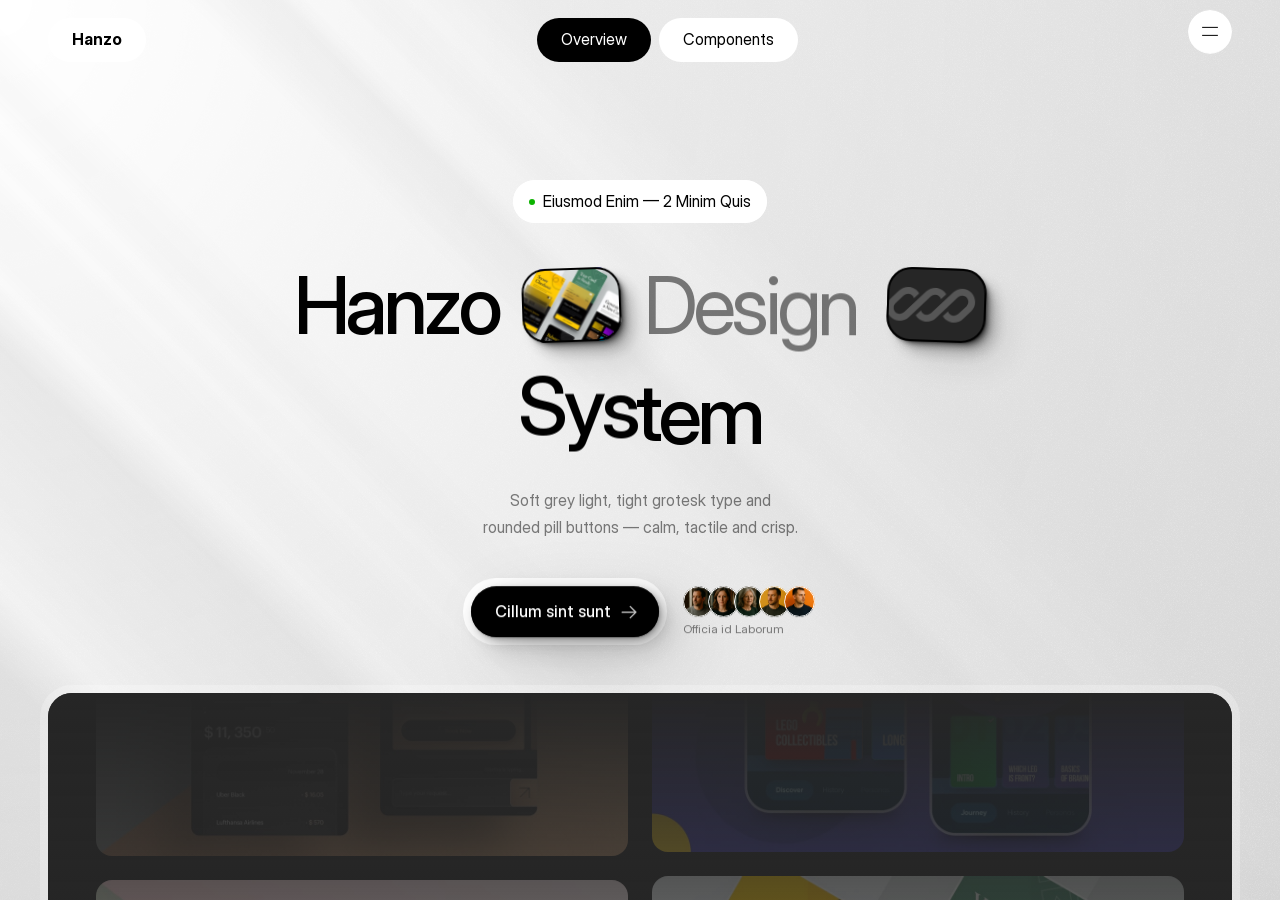
<file: _referencias/hanzo-design-system/design-system.html>
<!DOCTYPE html>
<html lang="en">
<head>
<meta charset="utf-8">
<meta name="viewport" content="width=device-width, initial-scale=1, viewport-fit=cover">
<title>Hanzo Design System</title>
<!-- preview capture: the Overview frame reports "ready" once the hero's appear effects (1s delay + 1s) have finished -->
<meta name="preview-ready-selector" content="body.ds-overview-ready">
<meta name="preview-ready-after-ms" content="600">
<link rel="icon" href="assets/overview/assets/framerusercontent.com/sites/icons/default-favicon-light.v1.png">
<link rel="stylesheet" href="assets/catalog/fonts.css">
<link rel="stylesheet" href="assets/catalog/framer-ssr.css">
<style>
/* ================================================================ catalog shell
   Routing and layout only. The navbar is the page's own Framer nav (.framer-1bgyf1y-container, all three breakpoint
   variants) with two catalog links added between the wordmark and the menu slot; every specimen keeps Framer's classes,
   presets and tokens from assets/catalog/framer-ssr.css. */
:root { --ds-nav-h: 80px; --ds-chip: rgba(0, 0, 0, .82); --ds-mono: ui-monospace, SFMono-Regular, Menlo, Consolas, monospace;
  --ds-sans: "Inter Display", "Inter Display Placeholder", "Inter", system-ui, sans-serif; }
html, body { height: 100%; margin: 0; overflow: hidden; }
body { background: var(--token-aa303802-e5d1-4856-bfe5-30475052d91c, #d9d9d9); }
#overview-frame { position: fixed; inset: 0; width: 100%; height: 100%; border: 0; display: block; z-index: 0;
  background: var(--token-aa303802-e5d1-4856-bfe5-30475052d91c, #d9d9d9); }

/* navbar: the page's fixed nav (z-index 7). Overview: only the links take clicks, the page's own menu button below
   stays live (the catalog's menu slot is an invisible placeholder). The nav slides in with the page's appear effect. */
#ds-nav { pointer-events: none; opacity: .001; transform: translateY(-48px); }
#ds-nav a { pointer-events: auto; }
body.ds-nav-in #ds-nav { animation: ds-nav-in 1s cubic-bezier(.44, 0, .56, 1) 1s both; }
body.ds-nav-now #ds-nav { opacity: 1; transform: none; animation: none; }
@keyframes ds-nav-in { from { opacity: .001; transform: translateY(-48px); } to { opacity: 1; transform: none; } }
#ds-nav .framer-yqymta { visibility: hidden; }
#ds-nav .ds-links { display: flex; align-items: center; gap: 8px; flex: none; }
#ds-nav .ds-link { cursor: pointer; transition: background-color .25s ease; }
#ds-nav .ds-link.is-active { background-color: var(--token-00af65c3-92fd-4f69-9228-cfe71d95f29a, #000) !important; }
#ds-nav .ds-link.is-active .framer-kz7vw9 { --extracted-r6o4lv: var(--token-cd9f24d5-f0ad-4213-bead-63c4e991dc40, #fff) !important; }
#ds-nav .ds-link[aria-disabled="true"] { opacity: .45; pointer-events: none; }
@media (max-width: 809.98px) {
  #ds-nav .ds-links { gap: 4px; }
  #ds-nav .ds-link { height: 36px !important; padding: 0 11px !important; }
  #ds-nav .ds-link .framer-text { font-size: 13px; }
}

/* ------------------------------------------------------------ components view */
body.is-components #overview-frame { pointer-events: none; }
#view-components { position: fixed; top: var(--ds-nav-h); left: 0; right: 0; bottom: 0; z-index: 5; display: none; }
body.is-components #view-components { display: grid; grid-template-columns: 236px minmax(0, 1fr); }
/* sidebar: its own dark glass panel, rounded like the page's dark media frame */
#ds-side { margin: 8px 0 24px 24px; padding: 22px 12px; overflow-y: auto; border-radius: 24px; scrollbar-width: none;
  background: rgba(12, 12, 12, .86); -webkit-backdrop-filter: blur(18px) saturate(1.1); backdrop-filter: blur(18px) saturate(1.1);
  box-shadow: 0 0 0 8px rgba(255, 255, 255, .25); }
#ds-side::-webkit-scrollbar { display: none; }
#ds-side p { margin: 0 12px 12px; font: italic 400 20px/1.2 "Instrument Serif", serif; color: rgba(255, 255, 255, .6); }
#ds-side a { display: block; padding: 8px 12px; margin: 2px 0; border-radius: 22px; font: 400 15px/1.3 var(--ds-sans); letter-spacing: -.01em;
  color: rgba(255, 255, 255, .78); text-decoration: none; transition: color .2s, background-color .2s; }
#ds-side a:hover { color: #fff; background: rgba(255, 255, 255, .1); }
#ds-side a.is-current { color: #000; background: #fff; }

#ds-main { position: relative; overflow-y: auto; overflow-x: hidden; padding: 36px clamp(16px, 3.4vw, 56px) 160px; overscroll-behavior: contain; }
#ds-main .ds-col { max-width: 1240px; }
.ds-group { padding-bottom: 104px; scroll-margin-top: 16px; }
.ds-group > h2 { margin: 0 0 16px; font: 400 clamp(40px, 4.4vw, 64px)/1.1 var(--ds-sans); letter-spacing: -.05em; color: #000; }
.ds-group > h2 em { font: italic 400 .62em/1 "Instrument Serif", serif; letter-spacing: 0; color: rgba(0, 0, 0, .5); margin-right: .3em; }
/* chrome labels carry their own black backing, so they read over the bare field, its light rays and any specimen */
.ds-lede, .ds-sub, .ds-spec > h3, .ds-meta, .ds-wait { background: var(--ds-chip); color: #e2e2e2; border-radius: 10px; }
.ds-lede { display: block; width: fit-content; box-sizing: border-box; margin: 0 0 30px; max-width: 76ch; padding: 9px 12px;
  font: 400 14px/1.5 var(--ds-sans); }
.ds-lede code, .ds-meta b { color: #fff; font-weight: 400; }
.ds-lede code { font: 12px/1.4 var(--ds-mono); }
.ds-sub { display: block; width: fit-content; margin: 40px 0 14px; padding: 6px 10px; font: 400 11px/1 var(--ds-mono);
  letter-spacing: .1em; text-transform: uppercase; color: #fff; }
.ds-spec { margin: 0 0 48px; min-width: 0; }
.ds-spec:last-child { margin-bottom: 0; }
.ds-spec > h3 { display: inline-block; margin: 0 0 12px; padding: 7px 11px; font: 500 15px/1.2 var(--ds-sans); letter-spacing: -.01em; color: #fff; }
.ds-meta { display: block; width: fit-content; max-width: 100%; box-sizing: border-box; margin-top: 12px; padding: 6px 10px;
  font: 11.5px/1.55 var(--ds-mono); overflow-wrap: anywhere; }
.ds-meta + .ds-meta { margin-top: 4px; }
.ds-grid2 { display: grid; grid-template-columns: repeat(auto-fill, minmax(min(100%, 420px), 1fr)); gap: 32px 28px; align-items: start; }
.ds-grid3 { display: grid; grid-template-columns: repeat(auto-fill, minmax(min(100%, 300px), 1fr)); gap: 32px 28px; align-items: start; }

/* a live specimen sits straight on the page field; .ds-pad only adds room for rings, shadows and rotations */
.ds-live { position: relative; min-width: 0; }
.ds-pad { padding: 28px; }
.ds-row { display: flex; flex-wrap: wrap; align-items: center; gap: 24px 32px; }
.ds-cell { display: flex; flex-direction: column; align-items: flex-start; gap: 12px; min-width: 0; }
.ds-cell > small { font: 400 11px/1 var(--ds-mono); letter-spacing: .06em; padding: 4px 7px; border-radius: 6px; background: var(--ds-chip); color: #fff; }

/* desktop-width copies, scaled into the column (JS sets --ds-k and the height) */
.ds-fit { position: relative; width: 100%; overflow: hidden; }
.ds-fit > .ds-stage { position: absolute; top: 0; left: 0; transform: scale(var(--ds-k, 1)); transform-origin: 0 0; }
/* the captured element fills its stage (its width came from a flex parent on the page) */
.ds-stage .ds-cap:not(.ds-flow) { width: 100% !important; max-width: none !important; flex: none !important; }
.ds-fit.is-center > .ds-stage { left: 50%; transform: translateX(-50%) scale(var(--ds-k, 1)); transform-origin: 50% 0; }

/* typography: role | live sample | declared sizes */
.ds-type { display: grid; grid-template-columns: 190px minmax(0, 1fr) 200px; gap: 24px; align-items: center; padding: 22px 0;
  border-top: 1px solid rgba(0, 0, 0, .14); }
.ds-type:last-child { border-bottom: 1px solid rgba(0, 0, 0, .14); }
.ds-type .role, .ds-type .sizes { background: var(--ds-chip); padding: 9px 11px; border-radius: 10px; }
.ds-type .role strong { display: block; font: 500 15px/1.2 var(--ds-sans); color: #fff; }
.ds-type .role span { display: block; margin-top: 4px; font: 12px/1.4 var(--ds-mono); color: #d0d0d0; }
.ds-type .role code { display: block; margin-top: 6px; font: 11px/1.45 var(--ds-mono); color: #9c9c9c; overflow-wrap: anywhere; }
.ds-type .sample { min-width: 0; overflow: hidden; }
/* a sample keeps its own text width (on the page some of these fill a flex row) */
.ds-type .sample .ds-cap { width: auto !important; max-width: 100% !important; flex: none !important; }
.ds-type .sample .ds-inline { display: flex; flex-wrap: wrap; align-items: center; gap: 0 .3em; }
.ds-type .sizes { font: 11.5px/1.6 var(--ds-mono); color: #eaeaea; text-align: right; overflow-wrap: anywhere; }
.ds-type .sizes em { display: block; font-style: normal; color: #9c9c9c; }

/* colors: swatch shown on the surface where the color is used */
.ds-colors { display: grid; grid-template-columns: repeat(auto-fill, minmax(min(100%, 270px), 1fr)); gap: 14px; }
.ds-sw { display: grid; grid-template-columns: 92px minmax(0, 1fr); background: var(--ds-chip); border-radius: 14px; overflow: hidden; min-width: 0; }
.ds-chipc { position: relative; min-height: 104px; display: grid; place-items: center; overflow: hidden; }
.ds-chipc .aa { font: 400 32px/1 var(--ds-sans); letter-spacing: -.05em; }
.ds-chipc .ln { position: absolute; left: 14px; right: 14px; top: 50%; height: 1px; }
.ds-chipc .dot { width: 14px; height: 14px; border-radius: 50%; }
.ds-sw .tx { padding: 10px 12px; min-width: 0; }
.ds-sw strong { display: block; font: 500 14px/1.25 var(--ds-sans); color: #fff; }
.ds-sw code { display: block; margin-top: 4px; font: 11px/1.45 var(--ds-mono); color: #e2e2e2; overflow-wrap: anywhere; }
.ds-sw code.tok { color: #a3a3a3; }
.ds-sw p { margin: 5px 0 0; font: 12px/1.4 var(--ds-sans); color: #bdbdbd; }

/* backgrounds: windows onto the page's own layers */
.ds-window { position: relative; height: clamp(360px, 60vh, 620px); overflow: hidden; border-radius: 24px; isolation: isolate;
  box-shadow: 0 0 0 1px rgba(0, 0, 0, .12); }
.ds-window > .ds-meta { position: absolute; left: 14px; bottom: 14px; margin: 0; z-index: 3; }
.ds-window .framer-akwmn1 { position: absolute !important; top: 0 !important; height: 100% !important; }
.ds-window .framer-19638bs { height: 200% !important; }
.ds-window .framer-1v3timm, .ds-window .framer-4czkpq { position: absolute !important; inset: 0 !important; width: auto !important; height: auto !important; }
.ds-window.is-footer > .ds-footer { position: absolute; inset: 0; }
.ds-footer .framer-qp6ulc, .ds-footer .framer-qp6ulc [class$="-container"] { height: 100% !important; min-height: 0 !important; width: 100% !important; }
.ds-footer-bg .framer-XNIeN > :not(.framer-nilurh) { visibility: hidden !important; }

/* icons: plain grid, name under each glyph */
.ds-icons { display: grid; grid-template-columns: repeat(5, minmax(0, 1fr)); gap: 30px 16px; }
.ds-icon { display: flex; flex-direction: column; align-items: center; justify-content: flex-end; gap: 12px; min-width: 0; margin: 0; }
.ds-icon .glyph { display: flex; align-items: center; justify-content: center; min-height: 48px; color: #000; }
.ds-icon .glyph svg { width: 28px; height: 28px; display: block; }
.ds-icon code { max-width: 100%; padding: 3px 7px; border-radius: 6px; background: #000; color: #fff; font: 10.5px/1.4 var(--ds-mono);
  overflow-wrap: anywhere; text-align: center; }

/* live sections (lazy iframes of the copied page, parked on one section) */
.ds-scene { position: relative; height: clamp(440px, 72vh, 780px); border-radius: 24px; overflow: hidden;
  background: var(--token-aa303802-e5d1-4856-bfe5-30475052d91c, #d9d9d9); box-shadow: 0 0 0 8px rgba(255, 255, 255, .25), 0 0 0 9px rgba(0, 0, 0, .08); }
.ds-scene iframe { position: absolute; inset: 0; width: 100%; height: 100%; border: 0; display: block; opacity: 0; transition: opacity .5s ease; }
.ds-scene.is-ready iframe { opacity: 1; }
.ds-wait { position: absolute; left: 14px; top: 14px; padding: 6px 10px; font: 11px/1 var(--ds-mono); letter-spacing: .06em; }
.ds-scene.is-ready .ds-wait { display: none; }
@media (hover: none), (pointer: coarse) { .ds-scene iframe { pointer-events: none; } }

/* specimen fixes: page-positioned pieces placed in the flow of their specimen */
.ds-flow { position: relative !important; left: auto !important; right: auto !important; top: auto !important; bottom: auto !important; }
.ds-static-nav > .framer-1bgyf1y-container { position: relative !important; opacity: 1 !important; transform: none !important; }
.ds-menu-panel { position: relative; width: 320px; max-width: 100%; }
.ds-menu-panel > * { position: relative !important; inset: auto !important; transform: none !important; opacity: 1 !important; }
.ds-dark { background: #000; border-radius: 24px; }

@media (max-width: 1100px) {
  .ds-type { grid-template-columns: 160px minmax(0, 1fr); }
  .ds-type .sizes { grid-column: 2; text-align: left; width: fit-content; }
}
@media (max-width: 809.98px) {
  body.is-components #view-components { grid-template-columns: minmax(0, 1fr); grid-template-rows: auto minmax(0, 1fr); }
  #ds-side { display: flex; gap: 4px; margin: 4px 12px 0; padding: 6px; overflow-x: auto; overflow-y: hidden; white-space: nowrap;
    border-radius: 999px; box-shadow: 0 0 0 4px rgba(255, 255, 255, .25); }
  #ds-side p { display: none; }
  #ds-side a { flex: 0 0 auto; margin: 0; padding: 7px 12px; font-size: 14px; }
  #ds-main { padding: 26px 16px 120px; }
  .ds-group { padding-bottom: 80px; }
  .ds-type { grid-template-columns: minmax(0, 1fr); gap: 10px; }
  .ds-type .role, .ds-type .sizes { width: fit-content; max-width: 100%; box-sizing: border-box; }
  .ds-type .sizes { grid-column: auto; text-align: left; }
  .ds-icons { grid-template-columns: repeat(3, minmax(0, 1fr)); }
  .ds-pad { padding: 16px; }
}

/* inside the desktop copies, text presets keep their desktop sizes (their responsive values apply to the typography rows) */
.ds-stage .framer-styles-preset-wd4756 { --framer-font-size: 108px !important; --framer-line-height: 1.15em !important; }
.ds-stage .framer-styles-preset-1wsib10 { --framer-font-size: 72px !important; --framer-line-height: 1.25em !important; }
.ds-stage .framer-styles-preset-1ytb7ki { --framer-font-size: 48px !important; --framer-line-height: 1.4em !important; }
.ds-stage .framer-styles-preset-zqfxam { --framer-font-size: 24px !important; --framer-line-height: 1.6em !important; }
.ds-stage .framer-styles-preset-1ihf1r3 { --framer-font-size: 20px !important; --framer-line-height: 1.5em !important; }

</style>
</head>
<body>
<!-- SVG templates referenced by specimens (<use href="#svg…">), as Framer keeps them in the page -->
<div id="svg-templates" aria-hidden="true" style="position:absolute;overflow:hidden;bottom:0;left:0;width:0;height:0;z-index:0;contain:strict"><svg width="88" height="34" fill="none" id="svg-203284677_1261"><g clip-path="url(#svg-203284677_1261_a)" fill="#E3E3E3"><path d="M20.888 0a12.928 12.928 0 0 0-9.162 3.812l-7.93 7.967A13.047 13.047 0 0 0 0 20.983C0 28.173 5.801 34 12.958 34c3.436 0 6.732-1.371 9.162-3.813l5.486-5.51L43.589 8.62a6.175 6.175 0 0 1 4.376-1.82c2.748 0 5.078 1.8 5.885 4.289l5.045-5.068C56.594 2.401 52.559 0 47.965 0a12.928 12.928 0 0 0-9.162 3.812L17.333 25.38a6.174 6.174 0 0 1-4.375 1.821c-3.418 0-6.189-2.783-6.189-6.217a6.23 6.23 0 0 1 1.813-4.396l7.93-7.966A6.175 6.175 0 0 1 20.888 6.8c2.748 0 5.078 1.8 5.885 4.289l5.045-5.068C29.517 2.401 25.482 0 20.888 0Z"></path><path d="M44.41 25.38a6.175 6.175 0 0 1-4.375 1.82c-2.748 0-5.077-1.799-5.885-4.288l-5.044 5.067C31.407 31.6 35.442 34 40.035 34c3.436 0 6.732-1.371 9.162-3.813l21.47-21.566A6.175 6.175 0 0 1 75.041 6.8c3.418 0 6.189 2.783 6.189 6.217a6.23 6.23 0 0 1-1.813 4.396l-7.93 7.966a6.175 6.175 0 0 1-4.376 1.821c-2.748 0-5.078-1.799-5.885-4.288l-5.045 5.067C58.484 31.599 62.52 34 67.112 34c3.436 0 6.732-1.371 9.162-3.813l7.93-7.966A13.046 13.046 0 0 0 88 13.017C88 5.827 82.199 0 75.042 0a12.928 12.928 0 0 0-9.162 3.812L44.41 25.38Z"></path></g><defs><clipPath id="svg-203284677_1261_a"><path fill="#fff" d="M0 0h88v34H0z"></path></clipPath></defs></svg><svg width="88" height="48" fill="none" id="svg1575756761_2713"><g clip-path="url(#svg1575756761_2713_a)" fill="#E3E3E3"><path d="M87.993 17.071a.742.742 0 0 0 0-.2.526.526 0 0 0 0-.165l-.652-4.692a3.041 3.041 0 0 0-.726-1.515l-.112-.128-.205-.201L75.013.64l.316.31a2.696 2.696 0 0 0-.951-.711A2.747 2.747 0 0 0 73.206 0H69.78a2.51 2.51 0 0 0-1.545.493A2.719 2.719 0 0 0 66.632 0h-3.427a2.592 2.592 0 0 0-1.285.317c-.392.215-.72.528-.95.907a2.514 2.514 0 0 0-.372 1.826l.428 2.957a1.892 1.892 0 0 0-.93-.237H43.501a3.155 3.155 0 0 0-1.676.493 2.98 2.98 0 0 0-1.118 1.223L39.423 6.41a2.693 2.693 0 0 0-1.862-.694H11.526a3.478 3.478 0 0 0-1.695.475 3.076 3.076 0 0 0-1.434 1.826L.128 35.128a2.33 2.33 0 0 0-.043 1.384c.126.455.387.864.75 1.172.096.08.195.152.299.22 0 0-.168-.11-.26-.201l11.285 9.548a2.635 2.635 0 0 0 1.75.676h26.24a3.457 3.457 0 0 0 1.695-.493 2.75 2.75 0 0 0 .764-.603l.093-.127.15-.183.11-.2 1.23 1.04a2.58 2.58 0 0 0 1.713.639h26.297a3.553 3.553 0 0 0 1.694-.493c.283-.164.54-.367.764-.602l.093-.128.149-.183c.079-.115.148-.238.205-.365.06-.11.11-.227.149-.347l7.542-24.757v-.22c.01-.084.01-.17 0-.255v-.164a.498.498 0 0 0 0-.165 2.363 2.363 0 0 0 0-.347h2.421c.21.02.423.02.633 0h.168c.136-.04.268-.095.391-.164h.186l.335-.255.15-.11.26-.329v-.11l.187-.31a.538.538 0 0 1 0-.182.144.144 0 0 1 0-.091c.04-.107.07-.217.093-.33a.233.233 0 0 1 0-.109.503.503 0 0 1 0-.164s.372-.712.372-.749Z" fill-opacity=".1"></path><path d="M38.325 7.797a.636.636 0 0 1 .167.712l-8.25 27.094a1.267 1.267 0 0 1-.596.694c-.227.15-.49.237-.763.256H2.66a.921.921 0 0 1-.596-.256.637.637 0 0 1-.168-.694l8.27-27.094c.094-.3.3-.554.576-.712a1.7 1.7 0 0 1 .764-.238H37.73a.885.885 0 0 1 .596.238ZM24.636 30.144l4.936-16.176H15.753l-4.916 16.176h13.8ZM63.354 8.071a.911.911 0 0 0 .727.31h3.408a.776.776 0 0 0 .652-.347.758.758 0 0 0 .13-.584l-.67-4.82a1.524 1.524 0 0 0-.336-.603.913.913 0 0 0-.726-.31h-3.408a.776.776 0 0 0-.652.347c-.13.255-.186.42-.13.566l.689 4.82c.035.234.146.452.316.62Zm10.82-5.478a1.526 1.526 0 0 0-.335-.602.874.874 0 0 0-.707-.31h-3.427a.719.719 0 0 0-.633.346.755.755 0 0 0-.15.566l.69 4.82c.043.232.153.448.317.621a.948.948 0 0 0 .726.31h3.426a.737.737 0 0 0 .634-.347.688.688 0 0 0 .13-.584l-.67-4.82ZM60.357 9.896l-.335-2.373H43.5c-.258.014-.51.096-.725.237a1.074 1.074 0 0 0-.54.712L40.857 13a.61.61 0 0 0 .112.694.9.9 0 0 0 .578.237h20.076l-4.936 16.177h-20.02a1.4 1.4 0 0 0-.726.219 1.244 1.244 0 0 0-.54.712l-1.397 4.528a.664.664 0 0 0 .13.693.865.865 0 0 0 .578.256h26.296c.272-.023.534-.11.763-.256.275-.151.482-.399.578-.693l7.56-24.758H61.4a1.005 1.005 0 0 1-.726-.292 1.324 1.324 0 0 1-.317-.584v-.037Z"></path></g><defs><clipPath id="svg1575756761_2713_a"><path fill="#fff" d="M0 0h88v48H0z"></path></clipPath></defs></svg><svg width="100" height="40" fill="none" id="svg1390311410_3122"><g clip-path="url(#svg1390311410_3122_a)"><path d="M4.77 4.235C5.03 3.001 6.26 2 7.513 2h6.812L8.66 28.823H1.848c-1.254 0-2.06-1-1.799-2.235L4.77 4.235Zm22.707 0C27.738 3.001 28.967 2 30.22 2h6.812l-5.665 26.823h-6.812c-1.254 0-2.06-1-1.799-2.235l4.721-22.353Zm45.415 0C73.152 3.001 74.38 2 75.635 2h6.812l-5.665 26.823H69.97c-1.254 0-2.059-1-1.798-2.235l4.721-22.353ZM39.303 2h6.812c1.254 0 2.06 1 1.8 2.235l-4.722 22.353c-.26 1.235-1.489 2.235-2.743 2.235h-6.812L39.303 2Zm45.415 0h6.812c1.254 0 2.06 1 1.8 2.235l-4.723 22.353c-.26 1.235-1.488 2.235-2.742 2.235h-6.813L84.718 2ZM50.185 4.235C50.445 3.001 51.673 2 52.927 2h6.813l-5.666 26.823h-6.812c-1.254 0-2.06-1-1.798-2.235l4.72-22.353h.001ZM62.01 2h6.813c1.254 0 2.06 1 1.798 2.235l-7.08 33.53C63.277 38.999 62.05 40 60.795 40h-6.813L62.01 2ZM12.82 19.882h9.082l-1.416 6.706c-.26 1.235-1.49 2.235-2.743 2.235H10.93l1.888-8.94.001-.001Zm31.7 11.177h9.082L51.714 40h-6.812c-1.255 0-2.06-1-1.799-2.235l1.417-6.706Zm24.654 2.079-1.15 5.446c-.05.234-.128.298-.366.298h-.523c-.238 0-.29-.064-.24-.298l1.15-5.446c.05-.233.128-.298.366-.298h.523c.238 0 .29.065.24.298Zm1.512 3.674h-.107c-.114 0-.154.032-.177.145l-.344 1.627c-.05.234-.129.298-.366.298h-.524c-.237 0-.289-.064-.24-.298l1.15-5.446c.05-.233.13-.298.367-.298h1.08c1.244 0 1.715.443 1.485 1.53l-.192.911c-.23 1.088-.888 1.531-2.132 1.531Zm.316-2.699-.3 1.426c-.025.113.001.145.116.145h.172c.4 0 .615-.161.702-.572l.12-.572c.087-.41-.059-.572-.46-.572h-.172c-.114 0-.154.032-.178.145Zm3.738.878.85.935c.446.483.508.773.394 1.313l-.03.145c-.215 1.015-.727 1.579-1.914 1.579-1.186 0-1.479-.475-1.205-1.773l.034-.16c.05-.234.13-.299.366-.299h.556c.238 0 .29.065.24.298l-.075.355c-.068.322.036.451.322.451.287 0 .443-.12.505-.41l.032-.154c.048-.226.022-.338-.224-.604l-.8-.862c-.448-.475-.505-.75-.39-1.29l.036-.176c.215-1.015.727-1.58 1.913-1.58 1.187 0 1.48.476 1.206 1.773l-.034.161c-.05.234-.129.298-.366.298H75.6c-.237 0-.289-.064-.24-.298l.075-.354c.068-.323-.035-.451-.322-.451-.286 0-.443.12-.504.41l-.029.137c-.05.234-.024.347.161.556Zm4.792-1.853c.05-.233.128-.298.366-.298h.523c.238 0 .29.065.24.298l-.856 4.053c-.274 1.297-.767 1.772-1.954 1.772-1.186 0-1.479-.475-1.205-1.773l.856-4.052c.05-.233.13-.298.366-.298h.524c.237 0 .29.065.24.298l-.897 4.246c-.068.322.044.451.355.451.302 0 .477-.129.545-.451l.897-4.246Zm3.406 3.279c.003.065.024.08.065.08.04 0 .07-.015.1-.08l1.413-3.367c.07-.17.151-.21.356-.21h.794c.237 0 .29.065.24.298l-1.15 5.446c-.05.234-.13.298-.367.298h-.376c-.237 0-.29-.064-.24-.298l.552-2.61c.015-.072.002-.089-.047-.089-.033 0-.07.017-.09.073l-1.142 2.659c-.082.193-.187.265-.424.265H82.4c-.246 0-.32-.072-.32-.265l-.028-2.66c-.005-.056-.018-.072-.059-.072-.049 0-.069.017-.084.089l-.55 2.61c-.05.234-.129.298-.367.298h-.376c-.238 0-.29-.064-.24-.298l1.15-5.446c.05-.233.13-.298.366-.298h.68c.286 0 .378.065.376.347l-.01 3.23ZM100 2c0 1.105-.89 2-1.987 2a1.993 1.993 0 0 1-1.987-2c0-1.105.89-2 1.987-2S100 .895 100 2Z" fill="#E3E3E3"></path></g><defs><clipPath id="svg1390311410_3122_a"><path fill="#fff" d="M0 0h100v40H0z"></path></clipPath></defs></svg><svg width="132" height="30" fill="none" id="svg-1103416350_1056"><g clip-path="url(#svg-1103416350_1056_a)" fill="#E3E3E3"><path fill-rule="evenodd" clip-rule="evenodd" d="M11.25 21a3.75 3.75 0 0 1-3.75-3.75V0H0v17.25C0 23.463 5.037 28.5 11.25 28.5h8.25V21h-8.25Zm22.5-13.5a6.75 6.75 0 1 0 0 13.5 6.75 6.75 0 0 0 0-13.5ZM19.5 14.25C19.5 6.38 25.88 0 33.75 0S48 6.38 48 14.25 41.62 28.5 33.75 28.5 19.5 22.12 19.5 14.25Zm95.25-6.75a6.75 6.75 0 1 0 0 13.501 6.75 6.75 0 0 0 0-13.501Zm-14.25 6.75C100.5 6.38 106.88 0 114.75 0S129 6.38 129 14.25s-6.38 14.25-14.25 14.25-14.25-6.38-14.25-14.25ZM63.75 0C55.88 0 49.5 6.38 49.5 14.25S55.88 28.5 63.75 28.5h21c1.477 0 2.901-.225 4.24-.642L93 30l4.326-8.103A14.255 14.255 0 0 0 99 15.196v-.946C99 6.38 92.62 0 84.75 0h-21ZM91.5 14.25a6.75 6.75 0 0 0-6.75-6.75h-21a6.75 6.75 0 1 0 0 13.5h21a6.75 6.75 0 0 0 6.75-6.697v-.053Z"></path><path d="M132 1.875a1.878 1.878 0 0 1-1.875 1.875 1.877 1.877 0 0 1-1.326-3.2A1.877 1.877 0 0 1 132 1.874Z"></path></g><defs><clipPath id="svg-1103416350_1056_a"><path fill="#fff" d="M0 0h132v30H0z"></path></clipPath></defs></svg></div>
<!-- navbar: the page's own Framer nav (three breakpoint variants) + the catalog links -->
<div class="framer-b4Da1 framer-zq1g26" style="min-height:100vh;width:auto;display:contents"><div class="framer-uf72o framer-T7IxC framer-f1AEy framer-ww2Iu framer-e9Yxo framer-9ipBR framer-zEDFh framer-LD8Sc framer-4kFkF framer-1qit58p" style="min-height:100vh;width:auto;display:contents"><div class="framer-1bgyf1y-container" id="ds-nav"><div class="ssr-variant hidden-5mexov hidden-hhd1g"><nav class="framer-yXt4k framer-zEDFh framer-Se8Mz framer-4kFkF framer-x6ybs1 framer-v-x6ybs1" data-framer-name="Variant 1" style="--t9qi7n:0px 120px 0px 120px;width:100%"><div class="framer-1lcmve6" data-framer-name="Top"><!--$--><a class="framer-1o9hqr0 framer-1n51aqx" data-framer-name="wordmark" href="#overview" aria-label="Hanzo — Overview" style="background-color:var(--token-cd9f24d5-f0ad-4213-bead-63c4e991dc40, rgb(255, 255, 255));border-bottom-left-radius:22px;border-bottom-right-radius:22px;border-top-left-radius:22px;border-top-right-radius:22px"><div class="framer-kz7vw9" data-framer-component-type="RichTextContainer" style="--extracted-r6o4lv:var(--token-00af65c3-92fd-4f69-9228-cfe71d95f29a, rgb(0, 0, 0));--framer-link-text-color:rgb(0, 153, 255);--framer-link-text-decoration:underline;transform:none"><p class="framer-text" style="--font-selector:RlI7SW50ZXJEaXNwbGF5;--framer-font-family:&quot;Inter Display&quot;, &quot;Inter Display Placeholder&quot;, sans-serif;--framer-line-height:1.7em;--framer-text-color:var(--extracted-r6o4lv, var(--token-00af65c3-92fd-4f69-9228-cfe71d95f29a, rgb(0, 0, 0)))"><strong class="framer-text">Hanzo</strong></p></div></a><!--/$--><div class="ds-links"><a class="framer-1o9hqr0 framer-1n51aqx ds-link" href="#overview" data-view="overview" style="background-color:var(--token-cd9f24d5-f0ad-4213-bead-63c4e991dc40, rgb(255, 255, 255));border-bottom-left-radius:22px;border-bottom-right-radius:22px;border-top-left-radius:22px;border-top-right-radius:22px"><div class="framer-kz7vw9" data-framer-component-type="RichTextContainer" style="--extracted-r6o4lv:var(--token-00af65c3-92fd-4f69-9228-cfe71d95f29a, rgb(0, 0, 0));--framer-link-text-color:rgb(0, 153, 255);--framer-link-text-decoration:underline;transform:none"><p class="framer-text" style="--font-selector:RlI7SW50ZXJEaXNwbGF5;--framer-font-family:&quot;Inter Display&quot;, &quot;Inter Display Placeholder&quot;, sans-serif;--framer-line-height:1.7em;--framer-text-color:var(--extracted-r6o4lv, var(--token-00af65c3-92fd-4f69-9228-cfe71d95f29a, rgb(0, 0, 0)))">Overview</p></div></a><a class="framer-1o9hqr0 framer-1n51aqx ds-link" href="#components" data-view="components" style="background-color:var(--token-cd9f24d5-f0ad-4213-bead-63c4e991dc40, rgb(255, 255, 255));border-bottom-left-radius:22px;border-bottom-right-radius:22px;border-top-left-radius:22px;border-top-right-radius:22px"><div class="framer-kz7vw9" data-framer-component-type="RichTextContainer" style="--extracted-r6o4lv:var(--token-00af65c3-92fd-4f69-9228-cfe71d95f29a, rgb(0, 0, 0));--framer-link-text-color:rgb(0, 153, 255);--framer-link-text-decoration:underline;transform:none"><p class="framer-text" style="--font-selector:RlI7SW50ZXJEaXNwbGF5;--framer-font-family:&quot;Inter Display&quot;, &quot;Inter Display Placeholder&quot;, sans-serif;--framer-line-height:1.7em;--framer-text-color:var(--extracted-r6o4lv, var(--token-00af65c3-92fd-4f69-9228-cfe71d95f29a, rgb(0, 0, 0)))">Components</p></div></a></div><div class="framer-yqymta" aria-hidden="true" data-framer-name="menu" style="border-bottom-left-radius:24px;border-bottom-right-radius:24px;border-top-left-radius:24px;border-top-right-radius:24px"><div class="framer-vq3wmf-container" data-framer-name="Menu Icon" id="undefined-vq3wmf" name="Menu Icon"><div name="Menu Icon" class="framer-t80rX framer-1ewtnv7 framer-v-1ewtnv7" data-framer-name="Menu" data-highlight="true" tabindex="-1" style="background-color:var(--token-cd9f24d5-f0ad-4213-bead-63c4e991dc40, rgb(255, 255, 255));border-bottom-left-radius:48px;border-bottom-right-radius:48px;border-top-left-radius:48px;border-top-right-radius:48px"><div class="framer-1pldo3g" data-framer-name="Bottom" style="background-color:var(--token-00af65c3-92fd-4f69-9228-cfe71d95f29a, rgb(0, 0, 0));border-bottom-left-radius:10px;border-bottom-right-radius:10px;border-top-left-radius:10px;border-top-right-radius:10px;transform:none"></div><div class="framer-u50iwl" data-framer-name="Top" style="background-color:var(--token-00af65c3-92fd-4f69-9228-cfe71d95f29a, rgb(0, 0, 0));border-bottom-left-radius:10px;border-bottom-right-radius:10px;border-top-left-radius:10px;border-top-right-radius:10px;transform:none"></div></div></div></div></div></nav></div><div class="ssr-variant hidden-hhd1g hidden-zq1g26"><nav class="framer-yXt4k framer-zEDFh framer-Se8Mz framer-4kFkF framer-x6ybs1 framer-v-x6ybs1" data-framer-name="Variant 1" style="--t9qi7n:0px 24px 0px 24px;width:100%"><div class="framer-1lcmve6" data-framer-name="Top"><!--$--><a class="framer-1o9hqr0 framer-1n51aqx" data-framer-name="wordmark" href="#overview" aria-label="Hanzo — Overview" style="background-color:var(--token-cd9f24d5-f0ad-4213-bead-63c4e991dc40, rgb(255, 255, 255));border-bottom-left-radius:22px;border-bottom-right-radius:22px;border-top-left-radius:22px;border-top-right-radius:22px"><div class="framer-kz7vw9" data-framer-component-type="RichTextContainer" style="--extracted-r6o4lv:var(--token-00af65c3-92fd-4f69-9228-cfe71d95f29a, rgb(0, 0, 0));--framer-link-text-color:rgb(0, 153, 255);--framer-link-text-decoration:underline;transform:none"><p class="framer-text" style="--font-selector:RlI7SW50ZXJEaXNwbGF5;--framer-font-family:&quot;Inter Display&quot;, &quot;Inter Display Placeholder&quot;, sans-serif;--framer-line-height:1.7em;--framer-text-color:var(--extracted-r6o4lv, var(--token-00af65c3-92fd-4f69-9228-cfe71d95f29a, rgb(0, 0, 0)))"><strong class="framer-text">Hanzo</strong></p></div></a><!--/$--><div class="ds-links"><a class="framer-1o9hqr0 framer-1n51aqx ds-link" href="#overview" data-view="overview" style="background-color:var(--token-cd9f24d5-f0ad-4213-bead-63c4e991dc40, rgb(255, 255, 255));border-bottom-left-radius:22px;border-bottom-right-radius:22px;border-top-left-radius:22px;border-top-right-radius:22px"><div class="framer-kz7vw9" data-framer-component-type="RichTextContainer" style="--extracted-r6o4lv:var(--token-00af65c3-92fd-4f69-9228-cfe71d95f29a, rgb(0, 0, 0));--framer-link-text-color:rgb(0, 153, 255);--framer-link-text-decoration:underline;transform:none"><p class="framer-text" style="--font-selector:RlI7SW50ZXJEaXNwbGF5;--framer-font-family:&quot;Inter Display&quot;, &quot;Inter Display Placeholder&quot;, sans-serif;--framer-line-height:1.7em;--framer-text-color:var(--extracted-r6o4lv, var(--token-00af65c3-92fd-4f69-9228-cfe71d95f29a, rgb(0, 0, 0)))">Overview</p></div></a><a class="framer-1o9hqr0 framer-1n51aqx ds-link" href="#components" data-view="components" style="background-color:var(--token-cd9f24d5-f0ad-4213-bead-63c4e991dc40, rgb(255, 255, 255));border-bottom-left-radius:22px;border-bottom-right-radius:22px;border-top-left-radius:22px;border-top-right-radius:22px"><div class="framer-kz7vw9" data-framer-component-type="RichTextContainer" style="--extracted-r6o4lv:var(--token-00af65c3-92fd-4f69-9228-cfe71d95f29a, rgb(0, 0, 0));--framer-link-text-color:rgb(0, 153, 255);--framer-link-text-decoration:underline;transform:none"><p class="framer-text" style="--font-selector:RlI7SW50ZXJEaXNwbGF5;--framer-font-family:&quot;Inter Display&quot;, &quot;Inter Display Placeholder&quot;, sans-serif;--framer-line-height:1.7em;--framer-text-color:var(--extracted-r6o4lv, var(--token-00af65c3-92fd-4f69-9228-cfe71d95f29a, rgb(0, 0, 0)))">Components</p></div></a></div><div class="framer-yqymta" aria-hidden="true" data-framer-name="menu" style="border-bottom-left-radius:24px;border-bottom-right-radius:24px;border-top-left-radius:24px;border-top-right-radius:24px"><div class="framer-vq3wmf-container" data-framer-name="Menu Icon" id="undefined-vq3wmf" name="Menu Icon"><div name="Menu Icon" class="framer-t80rX framer-1ewtnv7 framer-v-1ewtnv7" data-framer-name="Menu" data-highlight="true" tabindex="-1" style="background-color:var(--token-cd9f24d5-f0ad-4213-bead-63c4e991dc40, rgb(255, 255, 255));border-bottom-left-radius:48px;border-bottom-right-radius:48px;border-top-left-radius:48px;border-top-right-radius:48px"><div class="framer-1pldo3g" data-framer-name="Bottom" style="background-color:var(--token-00af65c3-92fd-4f69-9228-cfe71d95f29a, rgb(0, 0, 0));border-bottom-left-radius:10px;border-bottom-right-radius:10px;border-top-left-radius:10px;border-top-right-radius:10px;transform:none"></div><div class="framer-u50iwl" data-framer-name="Top" style="background-color:var(--token-00af65c3-92fd-4f69-9228-cfe71d95f29a, rgb(0, 0, 0));border-bottom-left-radius:10px;border-bottom-right-radius:10px;border-top-left-radius:10px;border-top-right-radius:10px;transform:none"></div></div></div></div></div></nav></div><div class="ssr-variant hidden-5mexov hidden-zq1g26"><nav class="framer-yXt4k framer-zEDFh framer-Se8Mz framer-4kFkF framer-x6ybs1 framer-v-x6ybs1" data-framer-name="Variant 1" style="--t9qi7n:0px 48px 0px 48px;width:100%"><div class="framer-1lcmve6" data-framer-name="Top"><!--$--><a class="framer-1o9hqr0 framer-1n51aqx" data-framer-name="wordmark" href="#overview" aria-label="Hanzo — Overview" style="background-color:var(--token-cd9f24d5-f0ad-4213-bead-63c4e991dc40, rgb(255, 255, 255));border-bottom-left-radius:22px;border-bottom-right-radius:22px;border-top-left-radius:22px;border-top-right-radius:22px"><div class="framer-kz7vw9" data-framer-component-type="RichTextContainer" style="--extracted-r6o4lv:var(--token-00af65c3-92fd-4f69-9228-cfe71d95f29a, rgb(0, 0, 0));--framer-link-text-color:rgb(0, 153, 255);--framer-link-text-decoration:underline;transform:none"><p class="framer-text" style="--font-selector:RlI7SW50ZXJEaXNwbGF5;--framer-font-family:&quot;Inter Display&quot;, &quot;Inter Display Placeholder&quot;, sans-serif;--framer-line-height:1.7em;--framer-text-color:var(--extracted-r6o4lv, var(--token-00af65c3-92fd-4f69-9228-cfe71d95f29a, rgb(0, 0, 0)))"><strong class="framer-text">Hanzo</strong></p></div></a><!--/$--><div class="ds-links"><a class="framer-1o9hqr0 framer-1n51aqx ds-link" href="#overview" data-view="overview" style="background-color:var(--token-cd9f24d5-f0ad-4213-bead-63c4e991dc40, rgb(255, 255, 255));border-bottom-left-radius:22px;border-bottom-right-radius:22px;border-top-left-radius:22px;border-top-right-radius:22px"><div class="framer-kz7vw9" data-framer-component-type="RichTextContainer" style="--extracted-r6o4lv:var(--token-00af65c3-92fd-4f69-9228-cfe71d95f29a, rgb(0, 0, 0));--framer-link-text-color:rgb(0, 153, 255);--framer-link-text-decoration:underline;transform:none"><p class="framer-text" style="--font-selector:RlI7SW50ZXJEaXNwbGF5;--framer-font-family:&quot;Inter Display&quot;, &quot;Inter Display Placeholder&quot;, sans-serif;--framer-line-height:1.7em;--framer-text-color:var(--extracted-r6o4lv, var(--token-00af65c3-92fd-4f69-9228-cfe71d95f29a, rgb(0, 0, 0)))">Overview</p></div></a><a class="framer-1o9hqr0 framer-1n51aqx ds-link" href="#components" data-view="components" style="background-color:var(--token-cd9f24d5-f0ad-4213-bead-63c4e991dc40, rgb(255, 255, 255));border-bottom-left-radius:22px;border-bottom-right-radius:22px;border-top-left-radius:22px;border-top-right-radius:22px"><div class="framer-kz7vw9" data-framer-component-type="RichTextContainer" style="--extracted-r6o4lv:var(--token-00af65c3-92fd-4f69-9228-cfe71d95f29a, rgb(0, 0, 0));--framer-link-text-color:rgb(0, 153, 255);--framer-link-text-decoration:underline;transform:none"><p class="framer-text" style="--font-selector:RlI7SW50ZXJEaXNwbGF5;--framer-font-family:&quot;Inter Display&quot;, &quot;Inter Display Placeholder&quot;, sans-serif;--framer-line-height:1.7em;--framer-text-color:var(--extracted-r6o4lv, var(--token-00af65c3-92fd-4f69-9228-cfe71d95f29a, rgb(0, 0, 0)))">Components</p></div></a></div><div class="framer-yqymta" aria-hidden="true" data-framer-name="menu" style="border-bottom-left-radius:24px;border-bottom-right-radius:24px;border-top-left-radius:24px;border-top-right-radius:24px"><div class="framer-vq3wmf-container" data-framer-name="Menu Icon" id="undefined-vq3wmf" name="Menu Icon"><div name="Menu Icon" class="framer-t80rX framer-1ewtnv7 framer-v-1ewtnv7" data-framer-name="Menu" data-highlight="true" tabindex="-1" style="background-color:var(--token-cd9f24d5-f0ad-4213-bead-63c4e991dc40, rgb(255, 255, 255));border-bottom-left-radius:48px;border-bottom-right-radius:48px;border-top-left-radius:48px;border-top-right-radius:48px"><div class="framer-1pldo3g" data-framer-name="Bottom" style="background-color:var(--token-00af65c3-92fd-4f69-9228-cfe71d95f29a, rgb(0, 0, 0));border-bottom-left-radius:10px;border-bottom-right-radius:10px;border-top-left-radius:10px;border-top-right-radius:10px;transform:none"></div><div class="framer-u50iwl" data-framer-name="Top" style="background-color:var(--token-00af65c3-92fd-4f69-9228-cfe71d95f29a, rgb(0, 0, 0));border-bottom-left-radius:10px;border-bottom-right-radius:10px;border-top-left-radius:10px;border-top-right-radius:10px;transform:none"></div></div></div></div></div></nav></div></div></div></div>
<iframe id="overview-frame" name="ds-overview" title="Overview" src="assets/overview/index.html"></iframe>
<div id="view-components" aria-label="Components">
<nav id="ds-side"><p>Components</p><a href="#components-typography">Typography</a><a href="#components-colors">Colors</a><a href="#components-backgrounds">Backgrounds</a><a href="#components-surfaces">Surfaces</a><a href="#components-icons">Icons</a><a href="#components-actions">Actions</a><a href="#components-navigation">Navigation</a><a href="#components-cards">Cards</a><a href="#components-content">Content</a><a href="#components-disclosure">Disclosure</a><a href="#components-media">Media</a><a href="#components-sections">Sections</a></nav>
<main id="ds-main"><div class="framer-b4Da1 framer-zq1g26" style="min-height:100vh;width:auto;display:contents"><div class="framer-uf72o framer-T7IxC framer-f1AEy framer-ww2Iu framer-e9Yxo framer-9ipBR framer-zEDFh framer-LD8Sc framer-4kFkF framer-1qit58p" style="min-height:100vh;width:auto;display:contents">
<section id="components-typography" class="ds-group"><h2><em>01</em>Typography</h2><p class="ds-lede">Inter Display carries everything, tightly tracked (-0.06em on display sizes); Instrument Serif italic is kept for eyebrows. Sizes are the values declared in the Framer presets, widest breakpoint first (≥1440 | 810–1439 | ≤809).</p><div class="ds-col"><div class="ds-type"><div class="role"><strong>Display</strong><span>Inter Display 400</span><code>.framer-styles-preset-wd4756 (h1)</code></div><div class="sample"><div class="ds-inline"><div class="framer-1ptyt9c" style="display:contents"><div class="framer-irhe9h" style="display:contents"><div class="framer-g4eytp" style="display:contents"><div class="framer-1y81y3z" style="display:contents"><div class="ds-cap framer-1wdv21l" data-framer-component-type="RichTextContainer" style="transform:none"><h1 class="framer-text framer-styles-preset-wd4756" data-styles-preset="Aww_5w5bo"><strong class="framer-text"><span style="white-space:nowrap"><span style="display: inline-block; opacity: 1; filter: blur(0px); transform: none; will-change: transform;">H</span><span style="display: inline-block; opacity: 1; filter: blur(0px); transform: none; will-change: transform;">a</span><span style="display: inline-block; opacity: 1; filter: blur(0px); transform: none; will-change: transform;">n</span><span style="display: inline-block; opacity: 1; filter: blur(0px); transform: none; will-change: transform;">z</span><span style="display: inline-block; opacity: 1; filter: blur(0px); transform: none; will-change: transform;">o</span><span style="display: inline-block; opacity: 1; filter: blur(0px); transform: none; will-change: transform;"></span><span style="display: inline-block; opacity: 1; filter: blur(0px); transform: none; will-change: transform;"></span><span style="display: inline-block; opacity: 1; filter: blur(0px); transform: none; will-change: transform;"></span><span style="display: inline-block; opacity: 1; filter: blur(0px); transform: none; will-change: transform;"></span></span></strong><span style="white-space:nowrap"></span> <span style="white-space:nowrap"></span></h1></div></div></div></div></div><div class="framer-1ptyt9c" style="display:contents"><div class="framer-irhe9h" style="display:contents"><div class="framer-g4eytp" style="display:contents"><div class="framer-1y81y3z" style="display:contents"><div class="ds-cap framer-1wr3nz2" data-framer-component-type="RichTextContainer" style="transform:none"><h1 class="framer-text framer-styles-preset-wd4756" data-styles-preset="Aww_5w5bo" style="--framer-text-color:var(--token-cecefbc2-3137-4c31-97a2-c273c08d7ba5, rgba(0, 0, 0, 0.5))"><strong class="framer-text"><span style="white-space:nowrap"></span> <span style="white-space:nowrap"></span></strong><span style="white-space:nowrap"><span style="display: inline-block; opacity: 1; filter: blur(0px); transform: none; will-change: transform;">D</span><span style="display: inline-block; opacity: 1; filter: blur(0px); transform: none; will-change: transform;">e</span><span style="display: inline-block; opacity: 1; filter: blur(0px); transform: none; will-change: transform;">s</span><span style="display: inline-block; opacity: 1; filter: blur(0px); transform: none; will-change: transform;">i</span><span style="display: inline-block; opacity: 1; filter: blur(0px); transform: none; will-change: transform;">g</span><span style="display: inline-block; opacity: 1; filter: blur(0px); transform: none; will-change: transform;">n</span></span></h1></div></div></div></div></div></div></div><div class="sizes">108px | 80px | 44px<em>split per letter · -0.06em</em></div></div><div class="ds-type"><div class="role"><strong>Numeral</strong><span>Inter Display 300</span><code>.framer-styles-preset-1wsib10</code></div><div class="sample"><div class="framer-x417nn" style="display:contents"><div class="framer-1atmbj5" style="display:contents"><div class="framer-1mpb03n" style="display:contents"><div class="framer-12koumt" style="display:contents"><div class="ssr-variant" style="display:contents"><div class="framer-ddsjsx-container" style="will-change: transform; opacity: 1; transform: rotate(-5deg);display:contents"><div class="framer-hFxSj framer-B4GU3 framer-LD8Sc framer-T7IxC framer-82m1nu framer-v-82m1nu" style="background-color: var(--token-cd9f24d5-f0ad-4213-bead-63c4e991dc40, rgb(255, 255, 255)); width: 100%; border-radius: 16px; box-shadow: rgba(255, 255, 255, 0.25) 0px 0px 0px 8px, rgba(0, 0, 0, 0.1) 12px 16px 16px 0px; opacity: 1;display:contents"><div class="framer-3649hr" style="opacity: 1;display:contents"><div class="ds-cap framer-mz1neb" data-framer-component-type="RichTextContainer" style="--framer-link-text-color: rgb(0, 153, 255); --framer-link-text-decoration: underline; transform: none; opacity: 1;"><p class="framer-text framer-styles-preset-1wsib10" data-styles-preset="lX9_fFAoX"><strong class="framer-text">1</strong></p></div></div></div></div></div></div></div></div></div></div><div class="sizes">72px | 56px | 44px<em>step numbers, price</em></div></div><div class="ds-type"><div class="role"><strong>Heading 2</strong><span>Inter Display 400</span><code>.framer-styles-preset-1ytb7ki (h2)</code></div><div class="sample"><div class="framer-rfr8c4" style="display:contents"><div class="framer-q62bfu" style="display:contents"><div class="framer-eiw4av" style="display:contents"><div class="ds-cap framer-baujwo" data-framer-component-type="RichTextContainer" style="transform:none"><h2 class="framer-text framer-styles-preset-1ytb7ki" data-styles-preset="xe9wrZjxH" style="--framer-text-alignment:center">Officia adipiscing <span style="--framer-text-color:var(--token-cecefbc2-3137-4c31-97a2-c273c08d7ba5, rgba(0, 0, 0, 0.5))" class="framer-text">magna 2011</span></h2></div></div></div></div></div><div class="sizes">48px | 32px | 28px<em>second tone: 50% black span</em></div></div><div class="ds-type"><div class="role"><strong>Lead</strong><span>Inter Display 400</span><code>.framer-19uzl2x-container p</code></div><div class="sample"><div class="framer-l7agf5" style="display:contents"><div class="framer-ts46om" style="display:contents"><div class="framer-xmfsu6" style="display:contents"><div class="ds-cap framer-19uzl2x-container"><!--$--><div class="ssr-variant"><p style="font-family:&quot;Inter Display&quot;, &quot;Inter Display Placeholder&quot;, sans-serif;font-feature-settings:'salt' on;font-size:44px;font-style:normal;font-weight:400;letter-spacing:-0.04em;line-height:1.4em;text-align:center;color:var(--token-00af65c3-92fd-4f69-9228-cfe71d95f29a, rgb(0, 0, 0))"><span style="opacity: 1;">Do<!-- --> </span><span style="opacity: 1;">enim<!-- --> </span><span style="opacity: 1;">pariatur<!-- --> </span><span style="opacity: 1;">non<!-- --> </span><span style="opacity: 1;">adipiscing<!-- --> </span><span style="opacity: 1;">do<!-- --> </span><span style="opacity: 1;">consequat<!-- --> </span><span style="opacity: 1;">in<!-- --> </span><span style="opacity: 1;">voluptate<!-- --> </span><span style="opacity: 1;">adipiscing<!-- --> </span><span style="opacity: 1;">eiusmod<!-- --> </span><span style="opacity: 1;">magna<!-- --> </span><span style="opacity: 1;">pariatur<!-- --> </span><span style="opacity: 1;">non<!-- --> </span><span style="opacity: 1;">culpa<!-- --> </span><span style="opacity: 1;">officia<!-- --> </span><span style="opacity: 0.584444;">consequat<!-- --> </span></p></div><!--/$--></div></div></div></div></div><div class="sizes">44px<em>word reveal 0.2 → 1 on scroll</em></div></div><div class="ds-type"><div class="role"><strong>Heading 3</strong><span>Inter Display 400</span><code>.framer-styles-preset-zqfxam (h3)</code></div><div class="sample"><div class="framer-x417nn" style="display:contents"><div class="framer-1atmbj5" style="display:contents"><div class="framer-1mpb03n" style="display:contents"><div class="framer-12koumt" style="display:contents"><div class="ssr-variant" style="display:contents"><div class="framer-ddsjsx-container" style="will-change: transform; opacity: 1; transform: rotate(-5deg);display:contents"><div class="framer-hFxSj framer-B4GU3 framer-LD8Sc framer-T7IxC framer-82m1nu framer-v-82m1nu" style="background-color: var(--token-cd9f24d5-f0ad-4213-bead-63c4e991dc40, rgb(255, 255, 255)); width: 100%; border-radius: 16px; box-shadow: rgba(255, 255, 255, 0.25) 0px 0px 0px 8px, rgba(0, 0, 0, 0.1) 12px 16px 16px 0px; opacity: 1;display:contents"><div class="framer-5dwcuy" style="opacity: 1;display:contents"><div class="ds-cap framer-u1etsc" data-framer-component-type="RichTextContainer" style="--framer-link-text-color: rgb(0, 153, 255); --framer-link-text-decoration: underline; transform: none; opacity: 1;"><h3 class="framer-text framer-styles-preset-zqfxam" data-styles-preset="Qnda9oqci">Voluptate</h3></div></div></div></div></div></div></div></div></div></div><div class="sizes">24px | 20px | 18px</div></div><div class="ds-type"><div class="role"><strong>Eyebrow</strong><span>Instrument Serif 400 italic</span><code>.framer-styles-preset-10ljhlf (h4 &gt; em)</code></div><div class="sample"><div class="framer-l7agf5" style="display:contents"><div class="framer-ts46om" style="display:contents"><div class="ds-cap framer-gtjn3o" data-framer-name="Tag"><div class="framer-n6hwi7"></div><div class="framer-1y1mbut" data-framer-component-type="RichTextContainer" style="transform:none"><h4 class="framer-text framer-styles-preset-10ljhlf" data-styles-preset="yCCIjz3lb"><em class="framer-text">Magna!</em></h4></div><div class="framer-1svd6i2"></div></div></div></div></div><div class="sizes">24px<em>fading rules either side</em></div></div><div class="ds-type"><div class="role"><strong>Title</strong><span>Inter Display 400</span><code>.framer-styles-preset-1ihf1r3 (h4)</code></div><div class="sample"><div class="framer-cny4qx" style="display:contents"><div class="framer-1eicbpg" style="display:contents"><div class="framer-26y88a" style="opacity: 1; transform: none; will-change: transform;display:contents"><div class="ssr-variant" style="display:contents"><div class="framer-1m5kbcw-container" style="display:contents"><div class="framer-g3yCA framer-zEDFh framer-i9vd6s framer-v-1auva9o framer-1w0mk36" style="width: 100%; opacity: 1;display:contents"><div class="framer-1nfb79w" style="will-change: transform; opacity: 1; transform: none;display:contents"><div class="ds-cap framer-svzkdg" data-framer-component-type="RichTextContainer" style="--framer-link-text-color:rgb(0, 153, 255);--framer-link-text-decoration:underline;opacity:0.5;transform:none"><h4 class="framer-text framer-styles-preset-1ihf1r3" data-styles-preset="ggW5SjA21">Veniam</h4></div></div></div></div></div></div></div></div></div><div class="sizes">20px | 18px</div></div><div class="ds-type"><div class="role"><strong>Body</strong><span>Inter Display 400</span><code>.framer-styles-preset-21ogod (p)</code></div><div class="sample"><div class="framer-1ptyt9c" style="display:contents"><div class="framer-irhe9h" style="display:contents"><div class="framer-g4eytp" style="display:contents"><div class="ds-cap framer-186bf06" data-framer-name="subheading" data-framer-component-type="RichTextContainer" style="opacity: 1; transform: none; will-change: transform;"><p class="framer-text framer-styles-preset-21ogod" data-styles-preset="xZndidUCt" style="--framer-text-alignment:center">Soft grey light, tight grotesk type and rounded pill buttons — calm, tactile and crisp.</p></div></div></div></div></div><div class="sizes">16px<em>50% black</em></div></div><div class="ds-type"><div class="role"><strong>Link</strong><span>Inter Display 400</span><code>.framer-styles-preset-1o5inal (a)</code></div><div class="sample"><div class="framer-d9k09a" style="display:contents"><div class="framer-1xltq4q" style="display:contents"><div class="framer-18hruu" style="display:contents"><div class="framer-vm232t" style="will-change: transform; opacity: 1; transform: rotate(-2deg);display:contents"><div class="framer-1jd8h6" style="display:contents"><div class="ds-cap framer-1bxktu4" data-framer-component-type="RichTextContainer" style="transform:none"><p class="framer-text framer-styles-preset-21ogod" data-styles-preset="xZndidUCt" style="--framer-text-alignment:center">In, velit eu in <!--$--><a class="framer-text framer-styles-preset-1o5inal" data-styles-preset="ddgHoWqw8" href="mailto:joris@hanzo.com" target="_blank" rel="noopener">joris@hanzo.com</a><!--/$--></p></div></div></div></div></div></div></div><div class="sizes">16px<em>accent #ff3700</em></div></div><div class="ds-type"><div class="role"><strong>Meta</strong><span>Inter Display 400</span><code>.framer-styles-preset-87dgnc (p)</code></div><div class="sample"><div class="framer-1ptyt9c" style="display:contents"><div class="framer-irhe9h" style="display:contents"><div class="framer-7ihwu1" style="opacity: 1; transform: none; will-change: transform;display:contents"><div class="framer-5t29s8" style="display:contents"><div class="ds-cap framer-umywdc" data-framer-component-type="RichTextContainer" style="transform:none"><p class="framer-text framer-styles-preset-87dgnc" data-styles-preset="xyUGS_xCY">Officia id Laborum</p></div></div></div></div></div></div><div class="sizes">12px</div></div></div></section>
<section id="components-colors" class="ds-group"><h2><em>02</em>Colors</h2><p class="ds-lede">Grey, white and ink, with one hot orange accent. Values and token names come from the Framer color tokens; the noise swatch is magnified for legibility (the page uses it at 4%).</p><div class="ds-col"><p class="ds-sub">Brand and Accent</p><div class="ds-colors"><div class="ds-sw"><div class="ds-chipc" style="background:var(--token-aa303802-e5d1-4856-bfe5-30475052d91c, #d9d9d9)"><span class="aa" style="color:var(--token-c53eeb35-d3d9-4feb-9e89-a54d60d4f299, #ff3700)">Aa</span></div><div class="tx"><strong>Accent</strong><code>#ff3700</code><code class="tok">--token-c53eeb35-d3d9-4feb-9e89-a54d60d4f299</code><p>Links, FAQ plus icons, drawn scribbles, text selection</p></div></div><div class="ds-sw"><div class="ds-chipc" style="background:var(--token-cd9f24d5-f0ad-4213-bead-63c4e991dc40, #fff)"><span class="dot" style="background:#0cb300"></span></div><div class="tx"><strong>Status</strong><code>#0cb300</code><p>Availability dot in the “booking open” tab</p></div></div></div><p class="ds-sub">Surfaces</p><div class="ds-colors"><div class="ds-sw"><div class="ds-chipc" style="background:var(--token-aa303802-e5d1-4856-bfe5-30475052d91c, #d9d9d9)"></div><div class="tx"><strong>Page field</strong><code>#d9d9d9</code><code class="tok">--token-aa303802-e5d1-4856-bfe5-30475052d91c</code><p>Body and page background; gradient end stop</p></div></div><div class="ds-sw"><div class="ds-chipc" style="background:var(--token-aa303802-e5d1-4856-bfe5-30475052d91c, #d9d9d9)"><span style="width:56px;height:40px;border-radius:12px;background:var(--token-cd9f24d5-f0ad-4213-bead-63c4e991dc40, #fff);box-shadow:0 0 0 8px rgba(255,255,255,.25),12px 16px 16px rgba(0,0,0,.1)"></span></div><div class="tx"><strong>Raised surface</strong><code>#ffffff</code><code class="tok">--token-cd9f24d5-f0ad-4213-bead-63c4e991dc40</code><p>Cards, pills, nav wordmark, menu button</p></div></div><div class="ds-sw"><div class="ds-chipc" style="background:var(--token-aa303802-e5d1-4856-bfe5-30475052d91c, #d9d9d9)"><span style="position:absolute;inset:18px;border-radius:14px;background:var(--token-547b5c15-77fe-4f79-a0d6-e024d7d798f1, #ffffff80)"></span></div><div class="tx"><strong>Glass white</strong><code>#ffffff80</code><code class="tok">--token-547b5c15-77fe-4f79-a0d6-e024d7d798f1</code><p>Diagonal light gradients, FAQ contact card</p></div></div><div class="ds-sw"><div class="ds-chipc" style="background:var(--token-00af65c3-92fd-4f69-9228-cfe71d95f29a, #000)"><span style="width:58px;height:34px;border-radius:40px;background:var(--token-f0c1b03e-ea67-4d21-b5fb-4de6d206068f, #ffffff4d)"></span></div><div class="tx"><strong>Ring on dark</strong><code>#ffffff4d</code><code class="tok">--token-f0c1b03e-ea67-4d21-b5fb-4de6d206068f</code><p>Ring around the footer call-to-action</p></div></div><div class="ds-sw"><div class="ds-chipc" style="background:var(--token-d85c55a4-ced8-4594-acc3-89f55ae24d51, #262626)"></div><div class="tx"><strong>Dark frame</strong><code>#262626</code><code class="tok">--token-d85c55a4-ced8-4594-acc3-89f55ae24d51</code><p>Work gallery frame, hero ticker pill (fallback #2b2b2b)</p></div></div><div class="ds-sw"><div class="ds-chipc" style="background:var(--token-00af65c3-92fd-4f69-9228-cfe71d95f29a, #000)"></div><div class="tx"><strong>Ink</strong><code>#000000</code><code class="tok">--token-00af65c3-92fd-4f69-9228-cfe71d95f29a</code><p>Primary buttons, footer section</p></div></div></div><p class="ds-sub">Text and Icons</p><div class="ds-colors"><div class="ds-sw"><div class="ds-chipc" style="background:var(--token-aa303802-e5d1-4856-bfe5-30475052d91c, #d9d9d9)"><span class="aa" style="color:var(--token-00af65c3-92fd-4f69-9228-cfe71d95f29a, #000)">Aa</span></div><div class="tx"><strong>Primary text</strong><code>#000000</code><code class="tok">--token-00af65c3-92fd-4f69-9228-cfe71d95f29a</code><p>Headings, body copy, icons</p></div></div><div class="ds-sw"><div class="ds-chipc" style="background:var(--token-aa303802-e5d1-4856-bfe5-30475052d91c, #d9d9d9)"><span class="aa" style="color:var(--token-cecefbc2-3137-4c31-97a2-c273c08d7ba5, #00000080)">Aa</span></div><div class="tx"><strong>Secondary text</strong><code>#00000080</code><code class="tok">--token-cecefbc2-3137-4c31-97a2-c273c08d7ba5</code><p>Body preset, eyebrows, second tone in headings, meta</p></div></div><div class="ds-sw"><div class="ds-chipc" style="background:var(--token-00af65c3-92fd-4f69-9228-cfe71d95f29a, #000)"><span class="aa" style="color:var(--token-cd9f24d5-f0ad-4213-bead-63c4e991dc40, #fff)">Aa</span></div><div class="tx"><strong>Inverse text</strong><code>#ffffff</code><code class="tok">--token-cd9f24d5-f0ad-4213-bead-63c4e991dc40</code><p>Button labels, footer copy</p></div></div><div class="ds-sw"><div class="ds-chipc" style="background:var(--token-c53eeb35-d3d9-4feb-9e89-a54d60d4f299, #ff3700)"><span class="aa" style="color:var(--token-3cbaad9d-c038-49d8-b018-dd843412fcd2, #000)">Aa</span></div><div class="tx"><strong>Selection</strong><code>#000000 on #ff3700</code><code class="tok">--token-3cbaad9d-c038-49d8-b018-dd843412fcd2</code><p>Text selection (--selection-color / background)</p></div></div></div><p class="ds-sub">Borders</p><div class="ds-colors"><div class="ds-sw"><div class="ds-chipc" style="background:var(--token-aa303802-e5d1-4856-bfe5-30475052d91c, #d9d9d9)"><span class="ln" style="background:var(--token-ec04a600-8ecf-4d39-b99c-23d8f87f0782, #00000040);height:1px"></span></div><div class="tx"><strong>Divider</strong><code>#00000040</code><code class="tok">--token-ec04a600-8ecf-4d39-b99c-23d8f87f0782</code><p>Testimonial divider, experience list border</p></div></div><div class="ds-sw"><div class="ds-chipc" style="background:var(--token-aa303802-e5d1-4856-bfe5-30475052d91c, #d9d9d9)"><span class="ln" style="background:var(--token-934ab914-cd6c-4c35-97d6-2b13b53adb6b, #0000001a);height:1px"></span></div><div class="tx"><strong>Hairline</strong><code>#0000001a</code><code class="tok">--token-934ab914-cd6c-4c35-97d6-2b13b53adb6b</code><p>Experience rows</p></div></div><div class="ds-sw"><div class="ds-chipc" style="background:var(--token-aa303802-e5d1-4856-bfe5-30475052d91c, #d9d9d9)"><span style="width:56px;height:30px;border-radius:30px;background:#fff;box-shadow:0 0 0 8px rgba(255,255,255,.25)"></span></div><div class="tx"><strong>Pill ring</strong><code>rgba(255,255,255,.25) · 8px</code><p>Ring around cards, chips, primary buttons</p></div></div><div class="ds-sw"><div class="ds-chipc" style="background:var(--token-00af65c3-92fd-4f69-9228-cfe71d95f29a, #000)"><span style="position:absolute;inset:0;box-shadow:inset 0 0 0 8px var(--token-aa303802-e5d1-4856-bfe5-30475052d91c, #d9d9d9)"></span></div><div class="tx"><strong>Frame ring</strong><code>#d9d9d9 · 8px</code><code class="tok">--token-aa303802-e5d1-4856-bfe5-30475052d91c</code><p>Border of the footer section</p></div></div></div><p class="ds-sub">Overlays</p><div class="ds-colors"><div class="ds-sw"><div class="ds-chipc" style="background:var(--token-aa303802-e5d1-4856-bfe5-30475052d91c, #d9d9d9)"><span style="width:52px;height:40px;border-radius:12px;background:#fff;box-shadow:12px 16px 16px rgba(0,0,0,.1)"></span></div><div class="tx"><strong>Soft drop shadow</strong><code>rgba(0,0,0,.1) 12px 16px 16px</code><p>Raised cards and chips</p></div></div><div class="ds-sw"><div class="ds-chipc" style="background:var(--token-aa303802-e5d1-4856-bfe5-30475052d91c, #d9d9d9)"><span style="position:absolute;inset:0;opacity:.35;background:url(assets/overview/assets/framerusercontent.com/images/6mcf62RlDfRfU61Yg5vb2pefpi4__q5854ad3b.png) 0 0/150px auto"></span></div><div class="tx"><strong>Noise</strong><code>image · 4% opacity</code><p>Fixed grain over the whole page (.framer-akwmn1)</p></div></div></div></div></section>
<section id="components-backgrounds" class="ds-group"><h2><em>03</em>Backgrounds</h2><p class="ds-lede">The live page field (gradient, light rays and grain) is also the background of this whole view. Each specimen below is the page's own layer, with its original CSS.</p><div class="ds-col"><div class="ds-spec "><h3>Page field</h3><div class="ds-live"><div class="ds-window"><div class="ds-cap framer-19638bs" data-framer-name="bg"><div class="framer-1q5tj4x" style="transform: skewX(45deg);"></div><div class="framer-113bvzp" style="transform: skewX(45deg);"></div><div class="framer-1h392ap" style="transform: skewX(45deg);"></div><div class="framer-51qstn" style="transform: skewX(45deg);"></div><div class="framer-1lq1g3k" style="transform: skewX(45deg);"></div></div><div class="ds-cap framer-akwmn1" data-framer-name="noise"><div data-framer-background-image-wrapper="true" style="position:absolute;border-radius:inherit;corner-shape:inherit;top:0;right:0;bottom:0;left:0;background-image:url(&quot;assets/overview/assets/framerusercontent.com/images/6mcf62RlDfRfU61Yg5vb2pefpi4__q5854ad3b.png&quot;);background-repeat:repeat;background-position:left top;border:0;background-size:150px auto"></div></div><div class="ds-meta"><b>.framer-19638bs + .framer-akwmn1</b> · 225° white → #d9d9d9, five skewed light rays, fixed noise</div></div></div></div><div class="ds-spec "><h3>Light sweep</h3><div class="ds-live"><div class="ds-window"><div class="framer-l7agf5" style="display:contents"><div class="framer-ts46om" style="display:contents"><div class="ds-cap framer-1v3timm" data-framer-name="gradient"></div></div></div><div class="ds-meta"><b>.framer-1v3timm · .framer-4czkpq</b> · 45° light sweep behind the intro and pricing sections</div></div></div></div><div class="ds-spec "><h3>Footer field</h3><div class="ds-live"><div class="ds-window is-footer" style="height:clamp(420px,64vh,680px)"><div class="ds-footer ds-footer-bg"><div class="" style="display:contents"><div class="framer-b4Da1 framer-zq1g26" style="min-height:100vh;width:auto;display:contents"><div class="ds-cap framer-qp6ulc" data-framer-name="footer"><div class="ssr-variant"><div class="framer-1ansc9r-container"><div class="ssr-variant"><div class="framer-XNIeN framer-e9Yxo framer-f1AEy framer-zEDFh framer-T7IxC framer-18ka4d0 framer-v-18ka4d0" data-border="true" data-framer-name="Desktop Wide" style="--border-bottom-width: 8px; --border-color: var(--token-aa303802-e5d1-4856-bfe5-30475052d91c, rgb(217, 217, 217)); --border-left-width: 8px; --border-right-width: 8px; --border-style: solid; --border-top-width: 8px; background-color: var(--token-00af65c3-92fd-4f69-9228-cfe71d95f29a, rgb(0, 0, 0)); height: 100%; width: 100%; opacity: 1;"><div class="framer-nilurh" data-framer-name="bg" style="background: radial-gradient(100% 100% at 0% 0%, rgb(46, 46, 46) 0%, var(--token-00af65c3-92fd-4f69-9228-cfe71d95f29a, rgb(0, 0, 0)) 100%); mask: radial-gradient(125% 100% at 0% 0%, rgb(0, 0, 0) 0%, rgba(0, 0, 0, 0.224) 88.2883%, rgba(0, 0, 0, 0) 100%); opacity: 1;"><div class="framer-1vtt1px" style="background: linear-gradient(rgb(255, 255, 255) 0%, rgb(255, 255, 255) 83.9344%, rgba(255, 255, 255, 0) 100%); mask: linear-gradient(90deg, rgba(0, 0, 0, 0) 0%, rgb(0, 0, 0) 20.0362%, rgba(0, 0, 0, 0) 36.175%, rgb(0, 0, 0) 55.4054%, rgba(0, 0, 0, 0.13) 67.1171%, rgb(0, 0, 0) 78.2306%, rgba(0, 0, 0, 0) 97.2973%); opacity: 0.05; transform: skewX(45deg);"></div><div class="framer-qv6cy6" style="background: linear-gradient(rgb(255, 255, 255) 0%, rgb(255, 255, 255) 83.9344%, rgba(255, 255, 255, 0) 100%); mask: linear-gradient(90deg, rgba(0, 0, 0, 0) 11.3985%, rgb(0, 0, 0) 25.5578%, rgba(0, 0, 0, 0.55) 41.6966%, rgba(0, 0, 0, 0.13) 67.1171%, rgb(0, 0, 0) 78.2306%, rgba(0, 0, 0, 0) 97.2973%); opacity: 0.05; transform: skewX(45deg);"></div><div class="framer-18pkf2p" style="background: linear-gradient(rgb(255, 255, 255) 0%, rgb(255, 255, 255) 67%, rgba(255, 255, 255, 0) 100%); mask: linear-gradient(90deg, rgba(0, 0, 0, 0) 9.81489%, rgb(0, 0, 0) 20.0362%, rgba(0, 0, 0, 0.55) 28.5878%, rgba(0, 0, 0, 0.424) 40.0901%, rgb(0, 0, 0) 48.6486%, rgba(0, 0, 0, 0.267) 54.5045%, rgba(0, 0, 0, 0.13) 78.579%, rgb(0, 0, 0) 88.554%, rgba(0, 0, 0, 0) 97.2973%); opacity: 0.05; transform: skewX(45deg);"></div><div class="framer-pa691l" style="background: linear-gradient(rgb(255, 255, 255) 0%, rgb(255, 255, 255) 83.9344%, rgba(255, 255, 255, 0) 100%); mask: linear-gradient(90deg, rgba(0, 0, 0, 0) 0%, rgb(0, 0, 0) 17.6591%, rgba(0, 0, 0, 0.55) 26.6417%, rgb(0, 0, 0) 35.2302%, rgba(0, 0, 0, 0) 47.6985%, rgba(0, 0, 0, 0.13) 69.1776%, rgb(0, 0, 0) 79.1456%, rgba(0, 0, 0, 0) 97.2973%); opacity: 0.05; transform: skewX(45deg);"></div><div class="framer-3pkuos" style="background: linear-gradient(rgb(255, 255, 255) 0%, rgb(255, 255, 255) 83.9344%, rgba(255, 255, 255, 0) 100%); mask: linear-gradient(90deg, rgba(0, 0, 0, 0) 0%, rgb(0, 0, 0) 20.0362%, rgba(0, 0, 0, 0.55) 27.5778%, rgb(0, 0, 0) 42.3423%, rgba(0, 0, 0, 0) 48.6047%, rgba(0, 0, 0, 0.13) 67.1171%, rgb(0, 0, 0) 74.9525%, rgb(0, 0, 0) 82.4324%, rgba(0, 0, 0, 0.47) 88.6719%, rgba(0, 0, 0, 0) 97.2973%); opacity: 0.05; transform: skewX(45deg);"></div></div><div class="framer-179r1kf" data-framer-name="noise" style="opacity:0.1"><div data-framer-background-image-wrapper="true" style="position:absolute;border-radius:inherit;corner-shape:inherit;top:0;right:0;bottom:0;left:0;background-image:url(&quot;assets/overview/assets/framerusercontent.com/images/6mcf62RlDfRfU61Yg5vb2pefpi4__q5854ad3b.png&quot;);background-repeat:repeat;background-position:left top;border:0;background-size:150px auto"></div></div><div class="framer-1n4seje" data-framer-name="container" style="opacity: 1;"><div class="framer-divrc2" data-framer-name="CTA" style="will-change: transform; border-radius: 16px; opacity: 1; transform: translateY(-0.108617px);"><div class="framer-1h52saa" style="border-radius: 123px; opacity: 1;"><div class="framer-rb6uxa" style="background:linear-gradient(90deg, rgba(84, 84, 84, 0) 0%, var(--token-cd9f24d5-f0ad-4213-bead-63c4e991dc40, rgb(255, 255, 255)) 100%);opacity:0.5"></div><div class="framer-nw7kf" data-framer-component-type="RichTextContainer" style="--extracted-1eung3n: var(--token-547b5c15-77fe-4f79-a0d6-e024d7d798f1, rgba(255, 255, 255, 0.5)); --framer-link-text-color: rgb(0, 153, 255); --framer-link-text-decoration: underline; transform: none; opacity: 1;"><h4 class="framer-text framer-styles-preset-10ljhlf" data-styles-preset="yCCIjz3lb" style="--framer-text-color:var(--extracted-1eung3n, var(--token-547b5c15-77fe-4f79-a0d6-e024d7d798f1, rgba(255, 255, 255, 0.5)))"><em class="framer-text">2 lorem consequat</em></h4></div><div class="framer-jmibp8" style="background:linear-gradient(270deg, rgba(84, 84, 84, 0) 0%, var(--token-cd9f24d5-f0ad-4213-bead-63c4e991dc40, rgb(255, 255, 255)) 100%);opacity:0.5"></div></div><div class="framer-12rdgm6" style="opacity: 1;"><div class="framer-2lggl9" data-framer-component-type="RichTextContainer" style="--extracted-1sp2osd: var(--token-cd9f24d5-f0ad-4213-bead-63c4e991dc40, rgb(255, 255, 255)); --extracted-gdpscs: var(--token-547b5c15-77fe-4f79-a0d6-e024d7d798f1, rgba(255, 255, 255, 0.5)); --framer-link-text-color: rgb(0, 153, 255); --framer-link-text-decoration: underline; transform: none; opacity: 1;"><h1 class="framer-text framer-styles-preset-wd4756" data-styles-preset="Aww_5w5bo" style="--framer-text-alignment:center;--framer-text-color:var(--extracted-gdpscs, var(--token-547b5c15-77fe-4f79-a0d6-e024d7d798f1, rgba(255, 255, 255, 0.5)))"><span class="framer-text" style="--framer-text-color:var(--extracted-1sp2osd, var(--token-cd9f24d5-f0ad-4213-bead-63c4e991dc40, rgb(255, 255, 255)))">Lorem </span>Ipsum</h1></div><div class="framer-x3t3dk" data-framer-component-type="RichTextContainer" style="--extracted-1eung3n: var(--token-cd9f24d5-f0ad-4213-bead-63c4e991dc40, rgb(255, 255, 255)); --framer-link-text-color: rgb(0, 153, 255); --framer-link-text-decoration: underline; transform: none; opacity: 1;"><h4 class="framer-text framer-styles-preset-1ihf1r3" data-styles-preset="ggW5SjA21" style="--framer-text-alignment:center;--framer-text-color:var(--extracted-1eung3n, var(--token-cd9f24d5-f0ad-4213-bead-63c4e991dc40, rgb(255, 255, 255)))">Anim amet do eiusmod ut et dolore non consequat. Non consequat non qui deserunt id amet sed pariatur.</h4></div></div><div class="framer-qqegc2" style="background-color: var(--token-f0c1b03e-ea67-4d21-b5fb-4de6d206068f, rgba(255, 255, 255, 0.3)); border-radius: 90px; opacity: 1;"><div class="framer-1610r1m-container" style="opacity: 1;"><!--$--><a class="framer-EOUFL framer-T7IxC framer-kcb4pg framer-v-kcb4pg framer-um6n2o" data-framer-name="Primary" data-highlight="true" href="https://hello@stfn.co/" rel="noopener" tabindex="0" style="--border-bottom-width: 0px; --border-color: rgba(0, 0, 0, 0); --border-left-width: 0px; --border-right-width: 0px; --border-style: solid; --border-top-width: 0px; background-color: var(--token-00af65c3-92fd-4f69-9228-cfe71d95f29a, rgb(0, 0, 0)); border-radius: 154px; box-shadow: rgba(0, 0, 0, 0.18) 0.565274px 0.565274px 1.75872px -0.416667px, rgba(0, 0, 0, 0.18) 1.44525px 1.44525px 4.49656px -0.833333px, rgba(0, 0, 0, 0.18) 2.89741px 2.89741px 9.01462px -1.25px, rgba(0, 0, 0, 0.18) 5.49248px 5.49248px 17.0886px -1.66667px, rgba(0, 0, 0, 0.18) 10.9174px 10.9174px 33.967px -2.08333px, rgba(0, 0, 0, 0.18) 24px 24px 74.6705px -2.5px, rgb(0, 0, 0) 0px -16px 48px 0px inset; opacity: 1;"><div class="framer-raawpp" data-framer-component-type="RichTextContainer" style="--extracted-r6o4lv: var(--token-cd9f24d5-f0ad-4213-bead-63c4e991dc40, rgb(255, 255, 255)); --framer-link-text-color: rgb(0, 153, 255); --framer-link-text-decoration: underline; transform: none; opacity: 1;"><p class="framer-text framer-styles-preset-21ogod" data-styles-preset="xZndidUCt" style="--framer-text-color:var(--extracted-r6o4lv, var(--token-cd9f24d5-f0ad-4213-bead-63c4e991dc40, rgb(255, 255, 255)))"><strong class="framer-text">Sunt a amet magna enim</strong></p></div><div class="framer-r8vf06" data-framer-name="icon" style="opacity: 1;"><div class="framer-fdi9yo-container" style="opacity:0.5"><!--$--><div style="display:contents"><svg xmlns="http://www.w3.org/2000/svg" viewBox="0 0 256 256" focusable="false" color="var(--token-cd9f24d5-f0ad-4213-bead-63c4e991dc40, rgb(255, 255, 255))" style="user-select: none; width: 100%; height: 100%; display: inline-block; fill: var(--token-cd9f24d5-f0ad-4213-bead-63c4e991dc40, rgb(255, 255, 255)); color: var(--token-cd9f24d5-f0ad-4213-bead-63c4e991dc40, rgb(255, 255, 255)); flex-shrink: 0;"><g color="var(--token-cd9f24d5-f0ad-4213-bead-63c4e991dc40, rgb(255, 255, 255))" weight="regular"><path d="M221.66,133.66l-72,72a8,8,0,0,1-11.32-11.32L196.69,136H40a8,8,0,0,1,0-16H196.69L138.34,61.66a8,8,0,0,1,11.32-11.32l72,72A8,8,0,0,1,221.66,133.66Z"></path></g></svg></div><!--/$--></div><div class="framer-12unp5g-container" style="opacity:0.5"><!--$--><div style="display:contents"><svg xmlns="http://www.w3.org/2000/svg" viewBox="0 0 256 256" focusable="false" color="var(--token-cd9f24d5-f0ad-4213-bead-63c4e991dc40, rgb(255, 255, 255))" style="user-select: none; width: 100%; height: 100%; display: inline-block; fill: var(--token-cd9f24d5-f0ad-4213-bead-63c4e991dc40, rgb(255, 255, 255)); color: var(--token-cd9f24d5-f0ad-4213-bead-63c4e991dc40, rgb(255, 255, 255)); flex-shrink: 0;"><g color="var(--token-cd9f24d5-f0ad-4213-bead-63c4e991dc40, rgb(255, 255, 255))" weight="regular"><path d="M221.66,133.66l-72,72a8,8,0,0,1-11.32-11.32L196.69,136H40a8,8,0,0,1,0-16H196.69L138.34,61.66a8,8,0,0,1,11.32-11.32l72,72A8,8,0,0,1,221.66,133.66Z"></path></g></svg></div><!--/$--></div></div></a><!--/$--></div></div></div><div class="framer-wz2oom" data-framer-name="Bottom COntent" style="opacity: 1;"><div class="framer-1ru8xec" data-border="true" data-framer-name="wordmark" style="--border-bottom-width: 1px; --border-color: var(--token-547b5c15-77fe-4f79-a0d6-e024d7d798f1, rgba(255, 255, 255, 0.5)); --border-left-width: 0px; --border-right-width: 0px; --border-style: solid; --border-top-width: 1px; opacity: 1;"><div class="framer-1iy3v4h" data-framer-component-type="RichTextContainer" style="--extracted-r6o4lv: var(--token-cd9f24d5-f0ad-4213-bead-63c4e991dc40, rgb(255, 255, 255)); --framer-link-text-color: rgb(0, 153, 255); --framer-link-text-decoration: underline; transform: none; opacity: 1;"><p class="framer-text framer-styles-preset-21ogod" data-styles-preset="xZndidUCt" style="--framer-text-alignment:center;--framer-text-color:var(--extracted-r6o4lv, var(--token-cd9f24d5-f0ad-4213-bead-63c4e991dc40, rgb(255, 255, 255)))">© Hanzo Studio, 2025</p></div></div><div class="framer-aq0gsr" data-framer-name="Social Links" style="opacity: 1;"><div class="framer-1gnn4kr-container" style="opacity: 1;"><!--$--><a class="framer-EOUFL framer-T7IxC framer-kcb4pg framer-v-77o094 framer-um6n2o" data-framer-name="Variant 4" data-highlight="true" data-border="true" href="https://hello@stfn.co/" rel="noopener" tabindex="0" style="--border-bottom-width: 1px; --border-color: var(--token-547b5c15-77fe-4f79-a0d6-e024d7d798f1, rgba(255, 255, 255, 0.5)); --border-left-width: 1px; --border-right-width: 1px; --border-style: solid; --border-top-width: 1px; background-color: rgba(0, 0, 0, 0); border-radius: 154px; box-shadow: none; opacity: 1;"><div class="framer-r8vf06" data-framer-name="icon" style="opacity: 1;"><div class="framer-fdi9yo-container" style="opacity:1"><!--$--><div style="display:contents"><svg xmlns="http://www.w3.org/2000/svg" viewBox="0 0 256 256" focusable="false" color="var(--token-547b5c15-77fe-4f79-a0d6-e024d7d798f1, rgba(255, 255, 255, 0.5))" style="user-select: none; width: 100%; height: 100%; display: inline-block; fill: var(--token-547b5c15-77fe-4f79-a0d6-e024d7d798f1, rgba(255, 255, 255, 0.5)); color: var(--token-547b5c15-77fe-4f79-a0d6-e024d7d798f1, rgba(255, 255, 255, 0.5)); flex-shrink: 0;"><g color="var(--token-547b5c15-77fe-4f79-a0d6-e024d7d798f1, rgba(255, 255, 255, 0.5))" weight="regular"><path d="M128,24a104,104,0,0,0,0,208c21.51,0,44.1-6.48,60.43-17.33a8,8,0,0,0-8.86-13.33C166,210.38,146.21,216,128,216a88,88,0,1,1,88-88c0,26.45-10.88,32-20,32s-20-5.55-20-32V88a8,8,0,0,0-16,0v4.26a48,48,0,1,0,5.93,65.1c6,12,16.35,18.64,30.07,18.64,22.54,0,36-17.94,36-48A104.11,104.11,0,0,0,128,24Zm0,136a32,32,0,1,1,32-32A32,32,0,0,1,128,160Z"></path></g></svg></div><!--/$--></div><div class="framer-12unp5g-container" style="opacity:1"><!--$--><div style="display:contents"><svg xmlns="http://www.w3.org/2000/svg" viewBox="0 0 256 256" focusable="false" color="var(--token-547b5c15-77fe-4f79-a0d6-e024d7d798f1, rgba(255, 255, 255, 0.5))" style="user-select: none; width: 100%; height: 100%; display: inline-block; fill: var(--token-547b5c15-77fe-4f79-a0d6-e024d7d798f1, rgba(255, 255, 255, 0.5)); color: var(--token-547b5c15-77fe-4f79-a0d6-e024d7d798f1, rgba(255, 255, 255, 0.5)); flex-shrink: 0;"><g color="var(--token-547b5c15-77fe-4f79-a0d6-e024d7d798f1, rgba(255, 255, 255, 0.5))" weight="regular"><path d="M128,24a104,104,0,0,0,0,208c21.51,0,44.1-6.48,60.43-17.33a8,8,0,0,0-8.86-13.33C166,210.38,146.21,216,128,216a88,88,0,1,1,88-88c0,26.45-10.88,32-20,32s-20-5.55-20-32V88a8,8,0,0,0-16,0v4.26a48,48,0,1,0,5.93,65.1c6,12,16.35,18.64,30.07,18.64,22.54,0,36-17.94,36-48A104.11,104.11,0,0,0,128,24Zm0,136a32,32,0,1,1,32-32A32,32,0,0,1,128,160Z"></path></g></svg></div><!--/$--></div></div></a><!--/$--></div><div class="framer-6kgeyr-container" style="opacity: 1;"><!--$--><a class="framer-EOUFL framer-T7IxC framer-kcb4pg framer-v-77o094 framer-um6n2o" data-framer-name="Variant 4" data-highlight="true" data-border="true" href="https://x.com/stfnco" rel="noopener" tabindex="0" style="--border-bottom-width: 1px; --border-color: var(--token-547b5c15-77fe-4f79-a0d6-e024d7d798f1, rgba(255, 255, 255, 0.5)); --border-left-width: 1px; --border-right-width: 1px; --border-style: solid; --border-top-width: 1px; background-color: rgba(0, 0, 0, 0); border-radius: 154px; box-shadow: none; opacity: 1;"><div class="framer-r8vf06" data-framer-name="icon" style="opacity: 1;"><div class="framer-fdi9yo-container" style="opacity:1"><!--$--><div style="display:contents"><svg xmlns="http://www.w3.org/2000/svg" viewBox="0 0 256 256" focusable="false" color="var(--token-547b5c15-77fe-4f79-a0d6-e024d7d798f1, rgba(255, 255, 255, 0.5))" style="user-select: none; width: 100%; height: 100%; display: inline-block; fill: var(--token-547b5c15-77fe-4f79-a0d6-e024d7d798f1, rgba(255, 255, 255, 0.5)); color: var(--token-547b5c15-77fe-4f79-a0d6-e024d7d798f1, rgba(255, 255, 255, 0.5)); flex-shrink: 0;"><g color="var(--token-547b5c15-77fe-4f79-a0d6-e024d7d798f1, rgba(255, 255, 255, 0.5))" weight="regular"><path d="M214.75,211.71l-62.6-98.38,61.77-67.95a8,8,0,0,0-11.84-10.76L143.24,99.34,102.75,35.71A8,8,0,0,0,96,32H48a8,8,0,0,0-6.75,12.3l62.6,98.37-61.77,68a8,8,0,1,0,11.84,10.76l58.84-64.72,40.49,63.63A8,8,0,0,0,160,224h48a8,8,0,0,0,6.75-12.29ZM164.39,208,62.57,48h29L193.43,208Z"></path></g></svg></div><!--/$--></div><div class="framer-12unp5g-container" style="opacity:1"><!--$--><div style="display:contents"><svg xmlns="http://www.w3.org/2000/svg" viewBox="0 0 256 256" focusable="false" color="var(--token-547b5c15-77fe-4f79-a0d6-e024d7d798f1, rgba(255, 255, 255, 0.5))" style="user-select: none; width: 100%; height: 100%; display: inline-block; fill: var(--token-547b5c15-77fe-4f79-a0d6-e024d7d798f1, rgba(255, 255, 255, 0.5)); color: var(--token-547b5c15-77fe-4f79-a0d6-e024d7d798f1, rgba(255, 255, 255, 0.5)); flex-shrink: 0;"><g color="var(--token-547b5c15-77fe-4f79-a0d6-e024d7d798f1, rgba(255, 255, 255, 0.5))" weight="regular"><path d="M214.75,211.71l-62.6-98.38,61.77-67.95a8,8,0,0,0-11.84-10.76L143.24,99.34,102.75,35.71A8,8,0,0,0,96,32H48a8,8,0,0,0-6.75,12.3l62.6,98.37-61.77,68a8,8,0,1,0,11.84,10.76l58.84-64.72,40.49,63.63A8,8,0,0,0,160,224h48a8,8,0,0,0,6.75-12.29ZM164.39,208,62.57,48h29L193.43,208Z"></path></g></svg></div><!--/$--></div></div></a><!--/$--></div><div class="framer-in61sx-container" style="opacity: 1;"><!--$--><a class="framer-EOUFL framer-T7IxC framer-kcb4pg framer-v-77o094 framer-um6n2o" data-framer-name="Variant 4" data-highlight="true" data-border="true" href="https://linkedin.com/" rel="noopener" tabindex="0" style="--border-bottom-width: 1px; --border-color: var(--token-547b5c15-77fe-4f79-a0d6-e024d7d798f1, rgba(255, 255, 255, 0.5)); --border-left-width: 1px; --border-right-width: 1px; --border-style: solid; --border-top-width: 1px; background-color: rgba(0, 0, 0, 0); border-radius: 154px; box-shadow: none; opacity: 1;"><div class="framer-r8vf06" data-framer-name="icon" style="opacity: 1;"><div class="framer-fdi9yo-container" style="opacity:1"><!--$--><div style="display:contents"><svg xmlns="http://www.w3.org/2000/svg" viewBox="0 0 256 256" focusable="false" color="var(--token-547b5c15-77fe-4f79-a0d6-e024d7d798f1, rgba(255, 255, 255, 0.5))" style="user-select: none; width: 100%; height: 100%; display: inline-block; fill: var(--token-547b5c15-77fe-4f79-a0d6-e024d7d798f1, rgba(255, 255, 255, 0.5)); color: var(--token-547b5c15-77fe-4f79-a0d6-e024d7d798f1, rgba(255, 255, 255, 0.5)); flex-shrink: 0;"><g color="var(--token-547b5c15-77fe-4f79-a0d6-e024d7d798f1, rgba(255, 255, 255, 0.5))" weight="regular"><path d="M216,24H40A16,16,0,0,0,24,40V216a16,16,0,0,0,16,16H216a16,16,0,0,0,16-16V40A16,16,0,0,0,216,24Zm0,192H40V40H216V216ZM96,112v64a8,8,0,0,1-16,0V112a8,8,0,0,1,16,0Zm88,28v36a8,8,0,0,1-16,0V140a20,20,0,0,0-40,0v36a8,8,0,0,1-16,0V112a8,8,0,0,1,15.79-1.78A36,36,0,0,1,184,140ZM100,84A12,12,0,1,1,88,72,12,12,0,0,1,100,84Z"></path></g></svg></div><!--/$--></div><div class="framer-12unp5g-container" style="opacity:1"><!--$--><div style="display:contents"><svg xmlns="http://www.w3.org/2000/svg" viewBox="0 0 256 256" focusable="false" color="var(--token-547b5c15-77fe-4f79-a0d6-e024d7d798f1, rgba(255, 255, 255, 0.5))" style="user-select: none; width: 100%; height: 100%; display: inline-block; fill: var(--token-547b5c15-77fe-4f79-a0d6-e024d7d798f1, rgba(255, 255, 255, 0.5)); color: var(--token-547b5c15-77fe-4f79-a0d6-e024d7d798f1, rgba(255, 255, 255, 0.5)); flex-shrink: 0;"><g color="var(--token-547b5c15-77fe-4f79-a0d6-e024d7d798f1, rgba(255, 255, 255, 0.5))" weight="regular"><path d="M216,24H40A16,16,0,0,0,24,40V216a16,16,0,0,0,16,16H216a16,16,0,0,0,16-16V40A16,16,0,0,0,216,24Zm0,192H40V40H216V216ZM96,112v64a8,8,0,0,1-16,0V112a8,8,0,0,1,16,0Zm88,28v36a8,8,0,0,1-16,0V140a20,20,0,0,0-40,0v36a8,8,0,0,1-16,0V112a8,8,0,0,1,15.79-1.78A36,36,0,0,1,184,140ZM100,84A12,12,0,1,1,88,72,12,12,0,0,1,100,84Z"></path></g></svg></div><!--/$--></div></div></a><!--/$--></div><div class="framer-dllnth-container" style="opacity: 1;"><!--$--><a class="framer-EOUFL framer-T7IxC framer-kcb4pg framer-v-77o094 framer-um6n2o" data-framer-name="Variant 4" data-highlight="true" data-border="true" href="https://instagram.com/stfnco" rel="noopener" tabindex="0" style="--border-bottom-width: 1px; --border-color: var(--token-547b5c15-77fe-4f79-a0d6-e024d7d798f1, rgba(255, 255, 255, 0.5)); --border-left-width: 1px; --border-right-width: 1px; --border-style: solid; --border-top-width: 1px; background-color: rgba(0, 0, 0, 0); border-radius: 154px; box-shadow: none; opacity: 1;"><div class="framer-r8vf06" data-framer-name="icon" style="opacity: 1;"><div class="framer-fdi9yo-container" style="opacity:1"><!--$--><div style="display:contents"><svg xmlns="http://www.w3.org/2000/svg" viewBox="0 0 256 256" focusable="false" color="var(--token-547b5c15-77fe-4f79-a0d6-e024d7d798f1, rgba(255, 255, 255, 0.5))" style="user-select: none; width: 100%; height: 100%; display: inline-block; fill: var(--token-547b5c15-77fe-4f79-a0d6-e024d7d798f1, rgba(255, 255, 255, 0.5)); color: var(--token-547b5c15-77fe-4f79-a0d6-e024d7d798f1, rgba(255, 255, 255, 0.5)); flex-shrink: 0;"><g color="var(--token-547b5c15-77fe-4f79-a0d6-e024d7d798f1, rgba(255, 255, 255, 0.5))" weight="regular"><path d="M128,80a48,48,0,1,0,48,48A48.05,48.05,0,0,0,128,80Zm0,80a32,32,0,1,1,32-32A32,32,0,0,1,128,160ZM176,24H80A56.06,56.06,0,0,0,24,80v96a56.06,56.06,0,0,0,56,56h96a56.06,56.06,0,0,0,56-56V80A56.06,56.06,0,0,0,176,24Zm40,152a40,40,0,0,1-40,40H80a40,40,0,0,1-40-40V80A40,40,0,0,1,80,40h96a40,40,0,0,1,40,40ZM192,76a12,12,0,1,1-12-12A12,12,0,0,1,192,76Z"></path></g></svg></div><!--/$--></div><div class="framer-12unp5g-container" style="opacity:1"><!--$--><div style="display:contents"><svg xmlns="http://www.w3.org/2000/svg" viewBox="0 0 256 256" focusable="false" color="var(--token-547b5c15-77fe-4f79-a0d6-e024d7d798f1, rgba(255, 255, 255, 0.5))" style="user-select: none; width: 100%; height: 100%; display: inline-block; fill: var(--token-547b5c15-77fe-4f79-a0d6-e024d7d798f1, rgba(255, 255, 255, 0.5)); color: var(--token-547b5c15-77fe-4f79-a0d6-e024d7d798f1, rgba(255, 255, 255, 0.5)); flex-shrink: 0;"><g color="var(--token-547b5c15-77fe-4f79-a0d6-e024d7d798f1, rgba(255, 255, 255, 0.5))" weight="regular"><path d="M128,80a48,48,0,1,0,48,48A48.05,48.05,0,0,0,128,80Zm0,80a32,32,0,1,1,32-32A32,32,0,0,1,128,160ZM176,24H80A56.06,56.06,0,0,0,24,80v96a56.06,56.06,0,0,0,56,56h96a56.06,56.06,0,0,0,56-56V80A56.06,56.06,0,0,0,176,24Zm40,152a40,40,0,0,1-40,40H80a40,40,0,0,1-40-40V80A40,40,0,0,1,80,40h96a40,40,0,0,1,40,40ZM192,76a12,12,0,1,1-12-12A12,12,0,0,1,192,76Z"></path></g></svg></div><!--/$--></div></div></a><!--/$--></div></div></div></div><div class="framer-74s1wo" data-framer-name="tl" style="background-color: var(--token-aa303802-e5d1-4856-bfe5-30475052d91c, rgb(217, 217, 217)); mask: url(&quot;[data-uri]&quot;) center center / cover no-repeat alpha; opacity: 1;"></div><div class="framer-9hag6o" data-framer-name="tr" style="background-color: var(--token-aa303802-e5d1-4856-bfe5-30475052d91c, rgb(217, 217, 217)); mask: url(&quot;[data-uri]&quot;) center center / cover no-repeat alpha; opacity: 1;"></div><div class="framer-1u9tbsk" data-framer-name="br" style="background-color: var(--token-aa303802-e5d1-4856-bfe5-30475052d91c, rgb(217, 217, 217)); mask: url(&quot;[data-uri]&quot;) center center / cover no-repeat alpha; opacity: 1;"></div><div class="framer-1lfd86i" data-framer-name="bl" style="background-color: var(--token-aa303802-e5d1-4856-bfe5-30475052d91c, rgb(217, 217, 217)); mask: url(&quot;[data-uri]&quot;) center center / cover no-repeat alpha; opacity: 1;"></div></div></div></div></div></div></div></div></div><div class="ds-meta"><b>.framer-XNIeN [bg] .framer-nilurh</b> · black, radial #2e2e2e → #000, rays at 5%, 8px #d9d9d9 frame</div></div></div></div></div></section>
<section id="components-surfaces" class="ds-group"><h2><em>04</em>Surfaces</h2><p class="ds-lede">Everything floats: white pills and cards with an 8px translucent ring and a long soft shadow, one frosted card, and a dark rounded frame for media.</p><div class="ds-col"><div class="ds-grid2"><div class="ds-spec "><h3>Raised card</h3><div class="ds-fit is-center" data-w="478"><div class="ds-stage" style="width:422px;padding:28px;box-sizing:content-box"><div class="framer-x417nn" style="display:contents"><div class="framer-1atmbj5" style="display:contents"><div class="framer-1mpb03n" style="display:contents"><div class="framer-12koumt" style="display:contents"><div class="ssr-variant" style="display:contents"><div class="ds-cap framer-ddsjsx-container" style="will-change: transform; opacity: 1; transform: rotate(-5deg);"><div class="framer-hFxSj framer-B4GU3 framer-LD8Sc framer-T7IxC framer-82m1nu framer-v-82m1nu" data-framer-name="Variant 1" style="background-color: var(--token-cd9f24d5-f0ad-4213-bead-63c4e991dc40, rgb(255, 255, 255)); width: 100%; border-radius: 16px; box-shadow: rgba(255, 255, 255, 0.25) 0px 0px 0px 8px, rgba(0, 0, 0, 0.1) 12px 16px 16px 0px; opacity: 1;"><div class="framer-3649hr" style="opacity: 1;"><div class="framer-mz1neb" data-framer-component-type="RichTextContainer" style="--framer-link-text-color: rgb(0, 153, 255); --framer-link-text-decoration: underline; transform: none; opacity: 1;"><p class="framer-text framer-styles-preset-1wsib10" data-styles-preset="lX9_fFAoX"><strong class="framer-text">1</strong></p></div></div><div class="framer-5dwcuy" style="opacity: 1;"><div class="framer-u1etsc" data-framer-component-type="RichTextContainer" style="--framer-link-text-color: rgb(0, 153, 255); --framer-link-text-decoration: underline; transform: none; opacity: 1;"><h3 class="framer-text framer-styles-preset-zqfxam" data-styles-preset="Qnda9oqci">Voluptate</h3></div><div class="framer-7sxg6d" data-framer-component-type="RichTextContainer" style="--framer-link-text-color: rgb(0, 153, 255); --framer-link-text-decoration: underline; transform: none; opacity: 1;"><p class="framer-text framer-styles-preset-21ogod" data-styles-preset="xZndidUCt">Cillum a amet sed eiusmod ut enim nostrud ut non sunt.</p></div></div></div></div></div></div></div></div></div></div></div><div class="ds-meta"><b>.framer-hFxSj</b> · white · radius 16px · ring 8px rgba(255,255,255,.25) · shadow 12px 16px 16px rgba(0,0,0,.1)</div></div><div class="ds-spec "><h3>Pill</h3><div class="ds-live ds-pad"><div class="ds-row"><div class="framer-1ptyt9c" style="display:contents"><div class="framer-irhe9h" style="display:contents"><div class="framer-g4eytp" style="display:contents"><div class="ds-cap framer-1o2ej8" data-border="true" data-framer-name="Tab" style="opacity: 1; transform: none; will-change: transform;"><div class="framer-15xee76"></div><div class="framer-1wcd3ka" data-framer-component-type="RichTextContainer" style="transform:none"><p class="framer-text framer-styles-preset-21ogod" data-styles-preset="xZndidUCt" style="--framer-text-color:var(--token-00af65c3-92fd-4f69-9228-cfe71d95f29a, rgb(0, 0, 0))">Eiusmod Enim — 2 Minim Quis</p></div></div></div></div></div><div class="framer-l7agf5" style="display:contents"><div class="framer-ts46om" style="display:contents"><div class="framer-xmfsu6" style="display:contents"><div class="ssr-variant" style="display:contents"><div class="ds-cap ds-flow framer-n5xeho-container" style="will-change: transform; opacity: 1; transform: rotate(4deg);"><div class="framer-lzGIe framer-g8ikc9 framer-v-g8ikc9" data-border="true" data-framer-name="Variant 1" draggable="false" style="--border-bottom-width:1px;--border-color:var(--token-cd9f24d5-f0ad-4213-bead-63c4e991dc40, rgb(255, 255, 255));--border-left-width:1px;--border-right-width:1px;--border-style:solid;--border-top-width:1px;background-color:var(--token-cd9f24d5-f0ad-4213-bead-63c4e991dc40, rgb(255, 255, 255));border-bottom-left-radius:147px;border-bottom-right-radius:147px;border-top-left-radius:147px;border-top-right-radius:147px;box-shadow:0px 0px 0px 8px rgba(255, 255, 255, 0.25), 12px 16px 16px 0px rgba(0, 0, 0, 0.1);opacity:1;transform:none;-webkit-touch-callout:none;-webkit-user-select:none;user-select:none;touch-action:none"><div class="framer-sbs3zu" style="background-color: rgb(255, 213, 0); border-radius: 26px; opacity: 1;"><div class="framer-1ija114-container" style="opacity: 1;"><!--$--><div style="display:contents"><svg xmlns="http://www.w3.org/2000/svg" viewBox="0 0 256 256" focusable="false" color="rgb(102, 0, 128)" style="user-select: none; width: 100%; height: 100%; display: inline-block; fill: rgb(102, 0, 128); color: rgb(102, 0, 128); flex-shrink: 0;"><g color="rgb(102, 0, 128)" weight="fill"><path d="M108,188a32,32,0,1,1-32-32A32,32,0,0,1,108,188ZM53.66,117.66,68,103.31l14.34,14.35a8,8,0,0,0,11.32-11.32L79.31,92,93.66,77.66A8,8,0,0,0,82.34,66.34L68,80.69,53.66,66.34A8,8,0,0,0,42.34,77.66L56.69,92,42.34,106.34a8,8,0,0,0,11.32,11.32ZM215.31,188l14.35-14.34a8,8,0,0,0-11.32-11.32L204,176.69l-14.34-14.35a8,8,0,0,0-11.32,11.32L192.69,188l-14.35,14.34a8,8,0,0,0,11.32,11.32L204,199.31l14.34,14.35a8,8,0,0,0,11.32-11.32ZM165.66,50.34,163.31,48H184a8,8,0,0,0,0-16H144a8,8,0,0,0-8,8V80a8,8,0,0,0,16,0V59.31l2.34,2.35c17.93,17.93,17.9,35.4,14.71,46.9-4.64,16.77-19.36,31.77-35,35.68A8,8,0,0,0,136,160a8.13,8.13,0,0,0,1.95-.24c21.21-5.3,40.35-24.6,46.53-46.93C190.58,90.78,183.9,68.59,165.66,50.34Z"></path></g></svg></div><!--/$--></div></div><div class="framer-gtr6u5" data-framer-component-type="RichTextContainer" style="--extracted-r6o4lv: var(--variable-reference-ZKuqV_e4T-D_dbxwUmz); --framer-link-text-color: rgb(0, 153, 255); --framer-link-text-decoration: underline; --variable-reference-ZKuqV_e4T-D_dbxwUmz: var(--token-00af65c3-92fd-4f69-9228-cfe71d95f29a, rgb(0, 0, 0)); transform: none; opacity: 1;"><p class="framer-text" style="--font-selector:RlI7SW50ZXJEaXNwbGF5;--framer-font-family:&quot;Inter Display&quot;, &quot;Inter Display Placeholder&quot;, sans-serif;--framer-line-height:1.7em;--framer-text-color:var(--extracted-r6o4lv, var(--variable-reference-ZKuqV_e4T-D_dbxwUmz))">Occaecat</p></div></div></div></div></div></div></div></div></div><div class="ds-meta"><b>.framer-1o2ej8 · .framer-lzGIe</b> · fully rounded white, 1px white border, ring + drop shadow on chips</div></div></div><div class="ds-spec "><h3>Glass card</h3><div class="ds-fit" data-w="532"><div class="ds-stage" style="width:508px;padding:12px;box-sizing:content-box"><div class="framer-d9k09a" style="display:contents"><div class="framer-1xltq4q" style="display:contents"><div class="framer-18hruu" style="display:contents"><div class="ds-cap framer-vm232t" data-framer-name="Card " style="will-change: transform; opacity: 1; transform: rotate(-2deg);"><div class="framer-3rqj35" data-framer-name="Top Content"><div class="framer-199mzkx"><div style="position:absolute;border-radius:inherit;corner-shape:inherit;top:0;right:0;bottom:0;left:0" data-framer-background-image-wrapper="true"><img decoding="auto" width="1536" height="1024" sizes="(min-width: 1440px) max(max((min(100vw - 240px, 1440px) - 60px) / 2, 1px), 80px), (max-width: 809.98px) max(342px, 80px), (min-width: 810px) and (max-width: 1439.98px) max(max((min(100vw - 96px, 1440px) - 60px) / 3, 1px), 80px)" srcset="assets/overview/assets/framerusercontent.com/images/zRVCa2eOgJIf1mJK5PYcBLrYI__q928b4643.png 512w, assets/overview/assets/framerusercontent.com/images/zRVCa2eOgJIf1mJK5PYcBLrYI__q928b4643.png 1024w, assets/overview/assets/framerusercontent.com/images/zRVCa2eOgJIf1mJK5PYcBLrYI__q928b4643.png 1536w" src="assets/overview/assets/framerusercontent.com/images/zRVCa2eOgJIf1mJK5PYcBLrYI__q928b4643.png" alt="" style="display:block;width:100%;height:100%;border-radius:inherit;corner-shape:inherit;object-position:center;object-fit:cover"></div></div><div class="framer-e70oy9" data-framer-component-type="RichTextContainer" style="transform:none"><h3 class="framer-text framer-styles-preset-zqfxam" data-styles-preset="Qnda9oqci">Anim amet consequat? Duis a amet consequat duis</h3></div></div><div class="framer-1jd8h6" data-framer-name="Bottom Content"><div class="framer-1iplnv" data-framer-name="buttons"><div class="ssr-variant"><div class="framer-1rx4ggh-container"><!--$--><a class="framer-EOUFL framer-T7IxC framer-kcb4pg framer-v-kcb4pg framer-um6n2o" data-framer-name="Primary" data-highlight="true" href="https://stfn.lemonsqueezy.com/buy/6a3875eb-f614-4485-a256-49d0247956e4" target="_blank" rel="noopener" tabindex="0" style="--border-bottom-width: 0px; --border-color: rgba(0, 0, 0, 0); --border-left-width: 0px; --border-right-width: 0px; --border-style: solid; --border-top-width: 0px; background-color: var(--token-00af65c3-92fd-4f69-9228-cfe71d95f29a, rgb(0, 0, 0)); width: 100%; border-radius: 154px; box-shadow: rgba(0, 0, 0, 0.18) 0.565274px 0.565274px 1.75872px -0.416667px, rgba(0, 0, 0, 0.18) 1.44525px 1.44525px 4.49656px -0.833333px, rgba(0, 0, 0, 0.18) 2.89741px 2.89741px 9.01462px -1.25px, rgba(0, 0, 0, 0.18) 5.49248px 5.49248px 17.0886px -1.66667px, rgba(0, 0, 0, 0.18) 10.9174px 10.9174px 33.967px -2.08333px, rgba(0, 0, 0, 0.18) 24px 24px 74.6705px -2.5px, rgb(0, 0, 0) 0px -16px 48px 0px inset; opacity: 1;"><div class="framer-raawpp" data-framer-component-type="RichTextContainer" style="--extracted-r6o4lv: var(--token-cd9f24d5-f0ad-4213-bead-63c4e991dc40, rgb(255, 255, 255)); --framer-link-text-color: rgb(0, 153, 255); --framer-link-text-decoration: underline; transform: none; opacity: 1;"><p class="framer-text framer-styles-preset-21ogod" data-styles-preset="xZndidUCt" style="--framer-text-color:var(--extracted-r6o4lv, var(--token-cd9f24d5-f0ad-4213-bead-63c4e991dc40, rgb(255, 255, 255)))"><strong class="framer-text">Anim a Consequat Duis</strong></p></div><div class="framer-r8vf06" data-framer-name="icon" style="opacity: 1;"><div class="framer-fdi9yo-container" style="opacity:0.5"><!--$--><div style="display:contents"><svg xmlns="http://www.w3.org/2000/svg" viewBox="0 0 256 256" focusable="false" color="var(--token-cd9f24d5-f0ad-4213-bead-63c4e991dc40, rgb(255, 255, 255))" style="user-select: none; width: 100%; height: 100%; display: inline-block; fill: var(--token-cd9f24d5-f0ad-4213-bead-63c4e991dc40, rgb(255, 255, 255)); color: var(--token-cd9f24d5-f0ad-4213-bead-63c4e991dc40, rgb(255, 255, 255)); flex-shrink: 0;"><g color="var(--token-cd9f24d5-f0ad-4213-bead-63c4e991dc40, rgb(255, 255, 255))" weight="regular"><path d="M221.66,133.66l-72,72a8,8,0,0,1-11.32-11.32L196.69,136H40a8,8,0,0,1,0-16H196.69L138.34,61.66a8,8,0,0,1,11.32-11.32l72,72A8,8,0,0,1,221.66,133.66Z"></path></g></svg></div><!--/$--></div><div class="framer-12unp5g-container" style="opacity:0.5"><!--$--><div style="display:contents"><svg xmlns="http://www.w3.org/2000/svg" viewBox="0 0 256 256" focusable="false" color="var(--token-cd9f24d5-f0ad-4213-bead-63c4e991dc40, rgb(255, 255, 255))" style="user-select: none; width: 100%; height: 100%; display: inline-block; fill: var(--token-cd9f24d5-f0ad-4213-bead-63c4e991dc40, rgb(255, 255, 255)); color: var(--token-cd9f24d5-f0ad-4213-bead-63c4e991dc40, rgb(255, 255, 255)); flex-shrink: 0;"><g color="var(--token-cd9f24d5-f0ad-4213-bead-63c4e991dc40, rgb(255, 255, 255))" weight="regular"><path d="M221.66,133.66l-72,72a8,8,0,0,1-11.32-11.32L196.69,136H40a8,8,0,0,1,0-16H196.69L138.34,61.66a8,8,0,0,1,11.32-11.32l72,72A8,8,0,0,1,221.66,133.66Z"></path></g></svg></div><!--/$--></div></div></a><!--/$--></div></div></div><div class="framer-1bxktu4" data-framer-component-type="RichTextContainer" style="transform:none"><p class="framer-text framer-styles-preset-21ogod" data-styles-preset="xZndidUCt" style="--framer-text-alignment:center">In, velit eu in <!--$--><a class="framer-text framer-styles-preset-1o5inal" data-styles-preset="ddgHoWqw8" href="mailto:joris@hanzo.com" target="_blank" rel="noopener">joris@hanzo.com</a><!--/$--></p></div></div></div></div></div></div></div></div><div class="ds-meta"><b>.framer-vm232t</b> · white 50% (#ffffff80), 8px white ring</div></div><div class="ds-spec "><h3>Dark frame</h3><div class="ds-fit" data-w="1224"><div class="ds-stage" style="width:1200px;padding:12px;box-sizing:content-box"><div class="framer-cyj4wy" style="display:contents"><div class="ds-cap framer-2s257o" data-framer-name="container"><div class="framer-1klq51g" style="will-change: transform; opacity: 0.901882; transform: none;"></div><div class="ssr-variant"><div class="framer-1d60kk2" data-framer-name="tickers" style="will-change: transform; opacity: 1; transform: translateY(375.68px);"><div class="framer-j7qz62-container"><!--$--><div class="ssr-variant"><section style="display: flex; width: 100%; height: 100%; max-width: 100%; max-height: 100%; place-items: center; margin: 0px; padding: 0px; list-style-type: none; opacity: 1; overflow: hidden;"><ul style="display:flex;width:100%;height:100%;max-width:100%;max-height:100%;place-items:center;margin:0;padding:0;list-style-type:none;text-indent:none;gap:48px;position:relative;flex-direction:column;will-change:transform;transform:translateY(-0px)"><li style="width:100%"><div class="framer-1glun7d" data-framer-name="image_processing20191209_26670_1syng3n" style="width: 100%; flex-shrink: 0; opacity: 1; transform: none; will-change: transform;"><div style="position:absolute;border-radius:inherit;corner-shape:inherit;top:0;right:0;bottom:0;left:0" data-framer-background-image-wrapper="true"><img decoding="auto" width="1120" height="840" src="assets/overview/assets/framerusercontent.com/images/670uUrkwoRnzhCl9b3kEMwUmgE4__qbdad3a7e.jpg" alt="" style="display:block;width:100%;height:100%;border-radius:inherit;corner-shape:inherit;object-position:center;object-fit:cover"></div></div></li><li style="width:100%"><div class="framer-mkw8z3" data-framer-name="dc231ff6e825545cc4c8e1d02fdc21d6" style="width: 100%; flex-shrink: 0; opacity: 1; transform: none; will-change: transform;"><div style="position:absolute;border-radius:inherit;corner-shape:inherit;top:0;right:0;bottom:0;left:0" data-framer-background-image-wrapper="true"><img decoding="auto" width="1120" height="840" src="assets/overview/assets/framerusercontent.com/images/J4Ox47KYv4g8Lb2C0PXNkjDaA__qbdad3a7e.jpg" alt="" style="display:block;width:100%;height:100%;border-radius:inherit;corner-shape:inherit;object-position:center;object-fit:cover"></div></div></li><li style="width:100%"><div class="framer-750iz2" data-framer-name="ec5a30e777c64be025d090c37ca8a648" style="width: 100%; flex-shrink: 0; opacity: 1; transform: none; will-change: transform;"><div style="position:absolute;border-radius:inherit;corner-shape:inherit;top:0;right:0;bottom:0;left:0" data-framer-background-image-wrapper="true"><img decoding="auto" width="1600" height="1200" src="assets/overview/assets/framerusercontent.com/images/wo0P2ApHuac8yCSOoIU4GYSCkOc__q645842d0.png" alt="" style="display:block;width:100%;height:100%;border-radius:inherit;corner-shape:inherit;object-position:center;object-fit:cover"></div></div></li><li aria-hidden="true" style="width: 100%;"><div class="framer-1glun7d" data-framer-name="image_processing20191209_26670_1syng3n" style="width: 100%; flex-shrink: 0; opacity: 1; transform: none; will-change: transform;"><div data-framer-background-image-wrapper="true" style="position: absolute; border-radius: inherit; corner-shape: inherit; inset: 0px;"><img decoding="auto" width="1120" height="840" src="assets/overview/assets/framerusercontent.com/images/670uUrkwoRnzhCl9b3kEMwUmgE4__qbdad3a7e.jpg" alt="" style="display: block; width: 100%; height: 100%; border-radius: inherit; corner-shape: inherit; object-position: center center; object-fit: cover;"></div></div></li><li aria-hidden="true" style="width: 100%;"><div class="framer-mkw8z3" data-framer-name="dc231ff6e825545cc4c8e1d02fdc21d6" style="width: 100%; flex-shrink: 0; opacity: 1; transform: none; will-change: transform;"><div data-framer-background-image-wrapper="true" style="position: absolute; border-radius: inherit; corner-shape: inherit; inset: 0px;"><img decoding="auto" width="1120" height="840" src="assets/overview/assets/framerusercontent.com/images/J4Ox47KYv4g8Lb2C0PXNkjDaA__qbdad3a7e.jpg" alt="" style="display: block; width: 100%; height: 100%; border-radius: inherit; corner-shape: inherit; object-position: center center; object-fit: cover;"></div></div></li><li aria-hidden="true" style="width: 100%;"><div class="framer-750iz2" data-framer-name="ec5a30e777c64be025d090c37ca8a648" style="width: 100%; flex-shrink: 0; opacity: 1; transform: none; will-change: transform;"><div data-framer-background-image-wrapper="true" style="position: absolute; border-radius: inherit; corner-shape: inherit; inset: 0px;"><img decoding="auto" width="1600" height="1200" src="assets/overview/assets/framerusercontent.com/images/wo0P2ApHuac8yCSOoIU4GYSCkOc__q645842d0.png" alt="" style="display: block; width: 100%; height: 100%; border-radius: inherit; corner-shape: inherit; object-position: center center; object-fit: cover;"></div></div></li><li aria-hidden="true" style="width: 100%;"><div class="framer-1glun7d" data-framer-name="image_processing20191209_26670_1syng3n" style="width: 100%; flex-shrink: 0; opacity: 1; transform: none; will-change: transform;"><div data-framer-background-image-wrapper="true" style="position: absolute; border-radius: inherit; corner-shape: inherit; inset: 0px;"><img decoding="auto" width="1120" height="840" src="assets/overview/assets/framerusercontent.com/images/670uUrkwoRnzhCl9b3kEMwUmgE4__qbdad3a7e.jpg" alt="" style="display: block; width: 100%; height: 100%; border-radius: inherit; corner-shape: inherit; object-position: center center; object-fit: cover;"></div></div></li><li aria-hidden="true" style="width: 100%;"><div class="framer-mkw8z3" data-framer-name="dc231ff6e825545cc4c8e1d02fdc21d6" style="width: 100%; flex-shrink: 0; opacity: 1; transform: none; will-change: transform;"><div data-framer-background-image-wrapper="true" style="position: absolute; border-radius: inherit; corner-shape: inherit; inset: 0px;"><img decoding="auto" width="1120" height="840" src="assets/overview/assets/framerusercontent.com/images/J4Ox47KYv4g8Lb2C0PXNkjDaA__qbdad3a7e.jpg" alt="" style="display: block; width: 100%; height: 100%; border-radius: inherit; corner-shape: inherit; object-position: center center; object-fit: cover;"></div></div></li><li aria-hidden="true" style="width: 100%;"><div class="framer-750iz2" data-framer-name="ec5a30e777c64be025d090c37ca8a648" style="width: 100%; flex-shrink: 0; opacity: 1; transform: none; will-change: transform;"><div data-framer-background-image-wrapper="true" style="position: absolute; border-radius: inherit; corner-shape: inherit; inset: 0px;"><img decoding="auto" width="1600" height="1200" src="assets/overview/assets/framerusercontent.com/images/wo0P2ApHuac8yCSOoIU4GYSCkOc__q645842d0.png" alt="" style="display: block; width: 100%; height: 100%; border-radius: inherit; corner-shape: inherit; object-position: center center; object-fit: cover;"></div></div></li><li aria-hidden="true" style="width: 100%;"><div class="framer-1glun7d" data-framer-name="image_processing20191209_26670_1syng3n" style="width: 100%; flex-shrink: 0; opacity: 1; transform: none; will-change: transform;"><div data-framer-background-image-wrapper="true" style="position: absolute; border-radius: inherit; corner-shape: inherit; inset: 0px;"><img decoding="auto" width="1120" height="840" src="assets/overview/assets/framerusercontent.com/images/670uUrkwoRnzhCl9b3kEMwUmgE4__qbdad3a7e.jpg" alt="" style="display: block; width: 100%; height: 100%; border-radius: inherit; corner-shape: inherit; object-position: center center; object-fit: cover;"></div></div></li><li aria-hidden="true" style="width: 100%;"><div class="framer-mkw8z3" data-framer-name="dc231ff6e825545cc4c8e1d02fdc21d6" style="width: 100%; flex-shrink: 0; opacity: 1; transform: none; will-change: transform;"><div data-framer-background-image-wrapper="true" style="position: absolute; border-radius: inherit; corner-shape: inherit; inset: 0px;"><img decoding="auto" width="1120" height="840" src="assets/overview/assets/framerusercontent.com/images/J4Ox47KYv4g8Lb2C0PXNkjDaA__qbdad3a7e.jpg" alt="" style="display: block; width: 100%; height: 100%; border-radius: inherit; corner-shape: inherit; object-position: center center; object-fit: cover;"></div></div></li><li aria-hidden="true" style="width: 100%;"><div class="framer-750iz2" data-framer-name="ec5a30e777c64be025d090c37ca8a648" style="width: 100%; flex-shrink: 0; opacity: 1; transform: none; will-change: transform;"><div data-framer-background-image-wrapper="true" style="position: absolute; border-radius: inherit; corner-shape: inherit; inset: 0px;"><img decoding="auto" width="1600" height="1200" src="assets/overview/assets/framerusercontent.com/images/wo0P2ApHuac8yCSOoIU4GYSCkOc__q645842d0.png" alt="" style="display: block; width: 100%; height: 100%; border-radius: inherit; corner-shape: inherit; object-position: center center; object-fit: cover;"></div></div></li></ul></section></div><!--/$--></div><div class="framer-1x2s8gp-container"><!--$--><div class="ssr-variant"><section style="display: flex; width: 100%; height: 100%; max-width: 100%; max-height: 100%; place-items: center; margin: 0px; padding: 0px; list-style-type: none; opacity: 1; overflow: hidden;"><ul style="display:flex;width:100%;height:100%;max-width:100%;max-height:100%;place-items:center;margin:0;padding:0;list-style-type:none;text-indent:none;gap:48px;position:relative;flex-direction:column;will-change:transform;transform:translateY(-0px)"><li style="width:100%"><div class="framer-1gk18kl" data-framer-name="$8d5288d632fe05615bbd8e19c5ac7756" style="width: 100%; flex-shrink: 0; opacity: 1; transform: none; will-change: transform;"><div style="position:absolute;border-radius:inherit;corner-shape:inherit;top:0;right:0;bottom:0;left:0" data-framer-background-image-wrapper="true"><img decoding="auto" width="1120" height="840" src="assets/overview/assets/framerusercontent.com/images/9nNEv94U4EwW3ZkcswuOBMt2jk__qbdad3a7e.jpg" alt="" style="display:block;width:100%;height:100%;border-radius:inherit;corner-shape:inherit;object-position:center;object-fit:cover"></div></div></li><li style="width:100%"><div class="framer-mlrrn4" data-framer-name="d2e034d8277d80610937178b3a633478" style="width: 100%; flex-shrink: 0; opacity: 1; transform: none; will-change: transform;"><div style="position:absolute;border-radius:inherit;corner-shape:inherit;top:0;right:0;bottom:0;left:0" data-framer-background-image-wrapper="true"><img decoding="auto" width="1120" height="840" src="assets/overview/assets/framerusercontent.com/images/cpbJvQoTTkomFOd8RSNsHF3b8__qbdad3a7e.jpg" alt="" style="display:block;width:100%;height:100%;border-radius:inherit;corner-shape:inherit;object-position:center;object-fit:cover"></div></div></li><li style="width:100%"><div class="framer-k236bi" data-framer-name="$1a4ce840bd398b3dd7e93faf0f39fde4" style="width: 100%; flex-shrink: 0; opacity: 1; transform: none; will-change: transform;"><div style="position:absolute;border-radius:inherit;corner-shape:inherit;top:0;right:0;bottom:0;left:0" data-framer-background-image-wrapper="true"><img decoding="auto" width="1120" height="840" src="assets/overview/assets/framerusercontent.com/images/TWgBR6dpy8VfcVcGIy2oyBYzyY__qbdad3a7e.jpg" alt="" style="display:block;width:100%;height:100%;border-radius:inherit;corner-shape:inherit;object-position:center;object-fit:cover"></div></div></li><li aria-hidden="true" style="width: 100%;"><div class="framer-1gk18kl" data-framer-name="$8d5288d632fe05615bbd8e19c5ac7756" style="width: 100%; flex-shrink: 0; opacity: 1; transform: none; will-change: transform;"><div data-framer-background-image-wrapper="true" style="position: absolute; border-radius: inherit; corner-shape: inherit; inset: 0px;"><img decoding="auto" width="1120" height="840" src="assets/overview/assets/framerusercontent.com/images/9nNEv94U4EwW3ZkcswuOBMt2jk__qbdad3a7e.jpg" alt="" style="display: block; width: 100%; height: 100%; border-radius: inherit; corner-shape: inherit; object-position: center center; object-fit: cover;"></div></div></li><li aria-hidden="true" style="width: 100%;"><div class="framer-mlrrn4" data-framer-name="d2e034d8277d80610937178b3a633478" style="width: 100%; flex-shrink: 0; opacity: 1; transform: none; will-change: transform;"><div data-framer-background-image-wrapper="true" style="position: absolute; border-radius: inherit; corner-shape: inherit; inset: 0px;"><img decoding="auto" width="1120" height="840" src="assets/overview/assets/framerusercontent.com/images/cpbJvQoTTkomFOd8RSNsHF3b8__qbdad3a7e.jpg" alt="" style="display: block; width: 100%; height: 100%; border-radius: inherit; corner-shape: inherit; object-position: center center; object-fit: cover;"></div></div></li><li aria-hidden="true" style="width: 100%;"><div class="framer-k236bi" data-framer-name="$1a4ce840bd398b3dd7e93faf0f39fde4" style="width: 100%; flex-shrink: 0; opacity: 1; transform: none; will-change: transform;"><div data-framer-background-image-wrapper="true" style="position: absolute; border-radius: inherit; corner-shape: inherit; inset: 0px;"><img decoding="auto" width="1120" height="840" src="assets/overview/assets/framerusercontent.com/images/TWgBR6dpy8VfcVcGIy2oyBYzyY__qbdad3a7e.jpg" alt="" style="display: block; width: 100%; height: 100%; border-radius: inherit; corner-shape: inherit; object-position: center center; object-fit: cover;"></div></div></li><li aria-hidden="true" style="width: 100%;"><div class="framer-1gk18kl" data-framer-name="$8d5288d632fe05615bbd8e19c5ac7756" style="width: 100%; flex-shrink: 0; opacity: 1; transform: none; will-change: transform;"><div data-framer-background-image-wrapper="true" style="position: absolute; border-radius: inherit; corner-shape: inherit; inset: 0px;"><img decoding="auto" width="1120" height="840" src="assets/overview/assets/framerusercontent.com/images/9nNEv94U4EwW3ZkcswuOBMt2jk__qbdad3a7e.jpg" alt="" style="display: block; width: 100%; height: 100%; border-radius: inherit; corner-shape: inherit; object-position: center center; object-fit: cover;"></div></div></li><li aria-hidden="true" style="width: 100%;"><div class="framer-mlrrn4" data-framer-name="d2e034d8277d80610937178b3a633478" style="width: 100%; flex-shrink: 0; opacity: 1; transform: none; will-change: transform;"><div data-framer-background-image-wrapper="true" style="position: absolute; border-radius: inherit; corner-shape: inherit; inset: 0px;"><img decoding="auto" width="1120" height="840" src="assets/overview/assets/framerusercontent.com/images/cpbJvQoTTkomFOd8RSNsHF3b8__qbdad3a7e.jpg" alt="" style="display: block; width: 100%; height: 100%; border-radius: inherit; corner-shape: inherit; object-position: center center; object-fit: cover;"></div></div></li><li aria-hidden="true" style="width: 100%;"><div class="framer-k236bi" data-framer-name="$1a4ce840bd398b3dd7e93faf0f39fde4" style="width: 100%; flex-shrink: 0; opacity: 1; transform: none; will-change: transform;"><div data-framer-background-image-wrapper="true" style="position: absolute; border-radius: inherit; corner-shape: inherit; inset: 0px;"><img decoding="auto" width="1120" height="840" src="assets/overview/assets/framerusercontent.com/images/TWgBR6dpy8VfcVcGIy2oyBYzyY__qbdad3a7e.jpg" alt="" style="display: block; width: 100%; height: 100%; border-radius: inherit; corner-shape: inherit; object-position: center center; object-fit: cover;"></div></div></li><li aria-hidden="true" style="width: 100%;"><div class="framer-1gk18kl" data-framer-name="$8d5288d632fe05615bbd8e19c5ac7756" style="width: 100%; flex-shrink: 0; opacity: 1; transform: none; will-change: transform;"><div data-framer-background-image-wrapper="true" style="position: absolute; border-radius: inherit; corner-shape: inherit; inset: 0px;"><img decoding="auto" width="1120" height="840" src="assets/overview/assets/framerusercontent.com/images/9nNEv94U4EwW3ZkcswuOBMt2jk__qbdad3a7e.jpg" alt="" style="display: block; width: 100%; height: 100%; border-radius: inherit; corner-shape: inherit; object-position: center center; object-fit: cover;"></div></div></li><li aria-hidden="true" style="width: 100%;"><div class="framer-mlrrn4" data-framer-name="d2e034d8277d80610937178b3a633478" style="width: 100%; flex-shrink: 0; opacity: 1; transform: none; will-change: transform;"><div data-framer-background-image-wrapper="true" style="position: absolute; border-radius: inherit; corner-shape: inherit; inset: 0px;"><img decoding="auto" width="1120" height="840" src="assets/overview/assets/framerusercontent.com/images/cpbJvQoTTkomFOd8RSNsHF3b8__qbdad3a7e.jpg" alt="" style="display: block; width: 100%; height: 100%; border-radius: inherit; corner-shape: inherit; object-position: center center; object-fit: cover;"></div></div></li><li aria-hidden="true" style="width: 100%;"><div class="framer-k236bi" data-framer-name="$1a4ce840bd398b3dd7e93faf0f39fde4" style="width: 100%; flex-shrink: 0; opacity: 1; transform: none; will-change: transform;"><div data-framer-background-image-wrapper="true" style="position: absolute; border-radius: inherit; corner-shape: inherit; inset: 0px;"><img decoding="auto" width="1120" height="840" src="assets/overview/assets/framerusercontent.com/images/TWgBR6dpy8VfcVcGIy2oyBYzyY__qbdad3a7e.jpg" alt="" style="display: block; width: 100%; height: 100%; border-radius: inherit; corner-shape: inherit; object-position: center center; object-fit: cover;"></div></div></li></ul></section></div><!--/$--></div></div></div><!--$--><div class="framer-1jb1ak6-container"><!--$--><a class="framer-MG7f0 framer-1yr2k5i framer-v-rvh4ik framer-6tv1nr" data-border="true" data-framer-name="Variant 2" href="https://hanzo.framer.website/#work" style="--border-bottom-width: 1px; --border-color: var(--token-cd9f24d5-f0ad-4213-bead-63c4e991dc40, rgb(255, 255, 255)); --border-left-width: 1px; --border-right-width: 1px; --border-style: solid; --border-top-width: 1px; backdrop-filter: blur(2px); background-color: var(--token-722f1562-412f-4f6f-8f97-a68a9e4a6aa2, rgba(255, 255, 255, 0.75)); height: 100%; width: 100%; border-radius: 213px; opacity: 1;"><div class="framer-nbc9uc-container" style="opacity: 1;"><!--$--><div style="display:contents"><svg xmlns="http://www.w3.org/2000/svg" viewBox="0 0 256 256" focusable="false" color="var(--token-00af65c3-92fd-4f69-9228-cfe71d95f29a, rgb(0, 0, 0))" style="user-select: none; width: 100%; height: 100%; display: inline-block; fill: var(--token-00af65c3-92fd-4f69-9228-cfe71d95f29a, rgb(0, 0, 0)); color: var(--token-00af65c3-92fd-4f69-9228-cfe71d95f29a, rgb(0, 0, 0)); flex-shrink: 0;"><g color="var(--token-00af65c3-92fd-4f69-9228-cfe71d95f29a, rgb(0, 0, 0))" weight="fill"><path d="M216,72H131.31L104,44.69A15.88,15.88,0,0,0,92.69,40H40A16,16,0,0,0,24,56V200.62A15.41,15.41,0,0,0,39.39,216h177.5A15.13,15.13,0,0,0,232,200.89V88A16,16,0,0,0,216,72ZM40,56H92.69l16,16H40Z"></path></g></svg></div><!--/$--></div><div class="framer-s5huv0" style="background-color: var(--token-00af65c3-92fd-4f69-9228-cfe71d95f29a, rgb(0, 0, 0)); border-radius: 100.378% / 324.199%; opacity: 0; transform: translate3d(0.134326px, 0px, 0px) rotate(19.0893deg); will-change: transform; transform-origin: 50% 50% 0px;"><div class="framer-1gl8ipp" style="background-color: var(--token-00af65c3-92fd-4f69-9228-cfe71d95f29a, rgb(0, 0, 0)); transform: translateX(-50%) rotate(45deg); transform-origin: 50% 50% 0px;"></div><div class="framer-u510p5" data-framer-component-type="RichTextContainer" style="--extracted-r6o4lv: var(--token-cd9f24d5-f0ad-4213-bead-63c4e991dc40, rgb(255, 255, 255)); --framer-link-text-color: rgb(0, 153, 255); --framer-link-text-decoration: underline; transform: none; transform-origin: 50% 50% 0px;"><p class="framer-text" style="--font-selector:RlI7SW50ZXJEaXNwbGF5;--framer-font-family:&quot;Inter Display&quot;, &quot;Inter Display Placeholder&quot;, sans-serif;--framer-line-height:1.7em;--framer-text-alignment:center;--framer-text-color:var(--extracted-r6o4lv, var(--token-cd9f24d5-f0ad-4213-bead-63c4e991dc40, rgb(255, 255, 255)))"><strong class="framer-text">Non Mollit Anim</strong></p></div></div></a><!--/$--></div><!--/$--></div></div></div></div><div class="ds-meta"><b>.framer-2s257o</b> · #2b2b2b, radius 24px, ring 8px #ffffff40, top shade .framer-1klq51g</div></div></div></section>
<section id="components-icons" class="ds-group"><h2><em>05</em>Icons</h2><p class="ds-lede">Phosphor icons (regular weight) rendered by Framer code components, in their source size and color; service icons sit on their chip color. Names are the Phosphor component names.</p><div class="ds-col"><p class="ds-sub">On the page field</p><div class="ds-icons"><figure class="ds-icon"><div class="glyph" style="color:rgb(0, 0, 0)"><svg width="36" height="36" xmlns="http://www.w3.org/2000/svg" viewBox="0 0 256 256" focusable="false" color="var(--token-00af65c3-92fd-4f69-9228-cfe71d95f29a, rgb(0, 0, 0))" style="user-select: none; width: 100%; height: 100%; display: inline-block; fill: var(--token-00af65c3-92fd-4f69-9228-cfe71d95f29a, rgb(0, 0, 0)); color: var(--token-00af65c3-92fd-4f69-9228-cfe71d95f29a, rgb(0, 0, 0)); flex-shrink: 0;"><g color="var(--token-00af65c3-92fd-4f69-9228-cfe71d95f29a, rgb(0, 0, 0))" weight="fill"><path d="M216,72H131.31L104,44.69A15.88,15.88,0,0,0,92.69,40H40A16,16,0,0,0,24,56V200.62A15.41,15.41,0,0,0,39.39,216h177.5A15.13,15.13,0,0,0,232,200.89V88A16,16,0,0,0,216,72ZM40,56H92.69l16,16H40Z"></path></g></svg></div><code>Folder</code></figure><figure class="ds-icon"><div class="glyph" style="color:rgb(102, 0, 128)"><span style="display:grid;place-items:center;width:38px;height:38px;border-radius:26px;background:rgb(255, 213, 0)"><svg width="21" height="21" xmlns="http://www.w3.org/2000/svg" viewBox="0 0 256 256" focusable="false" color="rgb(102, 0, 128)" style="user-select: none; width: 100%; height: 100%; display: inline-block; fill: rgb(102, 0, 128); color: rgb(102, 0, 128); flex-shrink: 0;"><g color="rgb(102, 0, 128)" weight="fill"><path d="M108,188a32,32,0,1,1-32-32A32,32,0,0,1,108,188ZM53.66,117.66,68,103.31l14.34,14.35a8,8,0,0,0,11.32-11.32L79.31,92,93.66,77.66A8,8,0,0,0,82.34,66.34L68,80.69,53.66,66.34A8,8,0,0,0,42.34,77.66L56.69,92,42.34,106.34a8,8,0,0,0,11.32,11.32ZM215.31,188l14.35-14.34a8,8,0,0,0-11.32-11.32L204,176.69l-14.34-14.35a8,8,0,0,0-11.32,11.32L192.69,188l-14.35,14.34a8,8,0,0,0,11.32,11.32L204,199.31l14.34,14.35a8,8,0,0,0,11.32-11.32ZM165.66,50.34,163.31,48H184a8,8,0,0,0,0-16H144a8,8,0,0,0-8,8V80a8,8,0,0,0,16,0V59.31l2.34,2.35c17.93,17.93,17.9,35.4,14.71,46.9-4.64,16.77-19.36,31.77-35,35.68A8,8,0,0,0,136,160a8.13,8.13,0,0,0,1.95-.24c21.21-5.3,40.35-24.6,46.53-46.93C190.58,90.78,183.9,68.59,165.66,50.34Z"></path></g></svg></span></div><code>Strategy</code></figure><figure class="ds-icon"><div class="glyph" style="color:rgb(186, 255, 208)"><span style="display:grid;place-items:center;width:38px;height:38px;border-radius:26px;background:rgb(71, 71, 71)"><svg width="21" height="21" xmlns="http://www.w3.org/2000/svg" viewBox="0 0 256 256" focusable="false" color="rgb(186, 255, 208)" style="user-select: none; width: 100%; height: 100%; display: inline-block; fill: rgb(186, 255, 208); color: rgb(186, 255, 208); flex-shrink: 0;"><g color="rgb(186, 255, 208)" weight="fill"><path d="M216,40H40A16,16,0,0,0,24,56V200a16,16,0,0,0,16,16H216a16,16,0,0,0,16-16V56A16,16,0,0,0,216,40Zm0,160H88V56H216V200Z"></path></g></svg></span></div><code>SidebarSimple</code></figure><figure class="ds-icon"><div class="glyph" style="color:rgb(201, 255, 251)"><span style="display:grid;place-items:center;width:38px;height:38px;border-radius:26px;background:rgb(255, 69, 171)"><svg width="21" height="21" xmlns="http://www.w3.org/2000/svg" viewBox="0 0 256 256" focusable="false" color="rgb(201, 255, 251)" style="user-select: none; width: 100%; height: 100%; display: inline-block; fill: rgb(201, 255, 251); color: rgb(201, 255, 251); flex-shrink: 0;"><g color="rgb(201, 255, 251)" weight="fill"><path d="M80,224a8,8,0,0,1-8,8H56a16,16,0,0,1-16-16V184a8,8,0,0,1,16,0v32H72A8,8,0,0,1,80,224ZM213.66,82.34l-56-56A8,8,0,0,0,152,24H120a8,8,0,0,0,0,16h24V88a8,8,0,0,0,8,8h48v40a8,8,0,0,0,16,0V88A8,8,0,0,0,213.66,82.34ZM80,24H56A16,16,0,0,0,40,40V64a8,8,0,0,0,16,0V40H80a8,8,0,0,0,0-16ZM208,168a8,8,0,0,0-8,8v40h-8a8,8,0,0,0,0,16h8a16,16,0,0,0,16-16V176A8,8,0,0,0,208,168ZM48,152a8,8,0,0,0,8-8V104a8,8,0,0,0-16,0v40A8,8,0,0,0,48,152Zm104,64H112a8,8,0,0,0,0,16h40a8,8,0,0,0,0-16Z"></path></g></svg></span></div><code>FileDashed</code></figure><figure class="ds-icon"><div class="glyph" style="color:rgb(50, 36, 255)"><span style="display:grid;place-items:center;width:38px;height:38px;border-radius:26px;background:rgb(82, 255, 105)"><svg width="22" height="22" xmlns="http://www.w3.org/2000/svg" viewBox="0 0 256 256" focusable="false" color="rgb(50, 36, 255)" style="user-select: none; width: 100%; height: 100%; display: inline-block; fill: rgb(50, 36, 255); color: rgb(50, 36, 255); flex-shrink: 0;"><g color="rgb(50, 36, 255)" weight="fill"><path d="M228,200a28,28,0,0,1-54.83,8H72a48,48,0,0,1,0-96h96a24,24,0,0,0,0-48H72a8,8,0,0,1,0-16h96a40,40,0,0,1,0,80H72a32,32,0,0,0,0,64H173.17A28,28,0,0,1,228,200Z"></path></g></svg></span></div><code>Path</code></figure><figure class="ds-icon"><div class="glyph" style="color:rgb(248, 255, 191)"><span style="display:grid;place-items:center;width:38px;height:38px;border-radius:26px;background:rgb(5, 169, 255)"><svg width="21" height="21" xmlns="http://www.w3.org/2000/svg" viewBox="0 0 256 256" focusable="false" color="rgb(248, 255, 191)" style="user-select: none; width: 100%; height: 100%; display: inline-block; fill: rgb(248, 255, 191); color: rgb(248, 255, 191); flex-shrink: 0;"><g color="rgb(248, 255, 191)" weight="fill"><path d="M168,112a56,56,0,1,1-56-56A56,56,0,0,1,168,112Zm61.66,117.66a8,8,0,0,1-11.32,0l-50.06-50.07a88,88,0,1,1,11.32-11.31l50.06,50.06A8,8,0,0,1,229.66,229.66ZM112,184a72,72,0,1,0-72-72A72.08,72.08,0,0,0,112,184Z"></path></g></svg></span></div><code>MagnifyingGlass</code></figure><figure class="ds-icon"><div class="glyph" style="color:rgb(255, 243, 194)"><span style="display:grid;place-items:center;width:38px;height:38px;border-radius:26px;background:var(--token-5f1a8a04-cef5-462c-92c8-9aa1ee524bd2, rgb(255, 94, 0))"><svg width="21" height="21" xmlns="http://www.w3.org/2000/svg" viewBox="0 0 256 256" focusable="false" color="rgb(255, 243, 194)" style="user-select: none; width: 100%; height: 100%; display: inline-block; fill: rgb(255, 243, 194); color: rgb(255, 243, 194); flex-shrink: 0;"><g color="rgb(255, 243, 194)" weight="fill"><path d="M216,56v60a4,4,0,0,1-4,4H136V44a4,4,0,0,1,4-4h60A16,16,0,0,1,216,56ZM116,40H56A16,16,0,0,0,40,56v60a4,4,0,0,0,4,4h76V44A4,4,0,0,0,116,40Zm96,96H136v76a4,4,0,0,0,4,4h60a16,16,0,0,0,16-16V140A4,4,0,0,0,212,136ZM40,140v60a16,16,0,0,0,16,16h60a4,4,0,0,0,4-4V136H44A4,4,0,0,0,40,140Z"></path></g></svg></span></div><code>GridFour</code></figure><figure class="ds-icon"><div class="glyph" style="color:rgba(0, 0, 0, 0.5)"><svg width="20" height="20" xmlns="http://www.w3.org/2000/svg" viewBox="0 0 256 256" focusable="false" color="var(--token-cecefbc2-3137-4c31-97a2-c273c08d7ba5, rgba(0, 0, 0, 0.5))" style="user-select: none; width: 100%; height: 100%; display: inline-block; fill: var(--token-cecefbc2-3137-4c31-97a2-c273c08d7ba5, rgba(0, 0, 0, 0.5)); color: var(--token-cecefbc2-3137-4c31-97a2-c273c08d7ba5, rgba(0, 0, 0, 0.5)); flex-shrink: 0;"><g color="var(--token-cecefbc2-3137-4c31-97a2-c273c08d7ba5, rgba(0, 0, 0, 0.5))" weight="regular"><path d="M128,80a48,48,0,1,0,48,48A48.05,48.05,0,0,0,128,80Zm0,80a32,32,0,1,1,32-32A32,32,0,0,1,128,160ZM176,24H80A56.06,56.06,0,0,0,24,80v96a56.06,56.06,0,0,0,56,56h96a56.06,56.06,0,0,0,56-56V80A56.06,56.06,0,0,0,176,24Zm40,152a40,40,0,0,1-40,40H80a40,40,0,0,1-40-40V80A40,40,0,0,1,80,40h96a40,40,0,0,1,40,40ZM192,76a12,12,0,1,1-12-12A12,12,0,0,1,192,76Z"></path></g></svg></div><code>InstagramLogo</code></figure><figure class="ds-icon"><div class="glyph" style="color:rgba(0, 0, 0, 0.5)"><svg width="20" height="20" xmlns="http://www.w3.org/2000/svg" viewBox="0 0 256 256" focusable="false" color="var(--token-cecefbc2-3137-4c31-97a2-c273c08d7ba5, rgba(0, 0, 0, 0.5))" style="user-select: none; width: 100%; height: 100%; display: inline-block; fill: var(--token-cecefbc2-3137-4c31-97a2-c273c08d7ba5, rgba(0, 0, 0, 0.5)); color: var(--token-cecefbc2-3137-4c31-97a2-c273c08d7ba5, rgba(0, 0, 0, 0.5)); flex-shrink: 0;"><g color="var(--token-cecefbc2-3137-4c31-97a2-c273c08d7ba5, rgba(0, 0, 0, 0.5))" weight="regular"><path d="M216,24H40A16,16,0,0,0,24,40V216a16,16,0,0,0,16,16H216a16,16,0,0,0,16-16V40A16,16,0,0,0,216,24Zm0,192H40V40H216V216ZM96,112v64a8,8,0,0,1-16,0V112a8,8,0,0,1,16,0Zm88,28v36a8,8,0,0,1-16,0V140a20,20,0,0,0-40,0v36a8,8,0,0,1-16,0V112a8,8,0,0,1,15.79-1.78A36,36,0,0,1,184,140ZM100,84A12,12,0,1,1,88,72,12,12,0,0,1,100,84Z"></path></g></svg></div><code>LinkedinLogo</code></figure><figure class="ds-icon"><div class="glyph" style="color:rgba(0, 0, 0, 0.5)"><svg width="20" height="20" xmlns="http://www.w3.org/2000/svg" viewBox="0 0 256 256" focusable="false" color="var(--token-cecefbc2-3137-4c31-97a2-c273c08d7ba5, rgba(0, 0, 0, 0.5))" style="user-select: none; width: 100%; height: 100%; display: inline-block; fill: var(--token-cecefbc2-3137-4c31-97a2-c273c08d7ba5, rgba(0, 0, 0, 0.5)); color: var(--token-cecefbc2-3137-4c31-97a2-c273c08d7ba5, rgba(0, 0, 0, 0.5)); flex-shrink: 0;"><g color="var(--token-cecefbc2-3137-4c31-97a2-c273c08d7ba5, rgba(0, 0, 0, 0.5))" weight="regular"><path d="M214.75,211.71l-62.6-98.38,61.77-67.95a8,8,0,0,0-11.84-10.76L143.24,99.34,102.75,35.71A8,8,0,0,0,96,32H48a8,8,0,0,0-6.75,12.3l62.6,98.37-61.77,68a8,8,0,1,0,11.84,10.76l58.84-64.72,40.49,63.63A8,8,0,0,0,160,224h48a8,8,0,0,0,6.75-12.29ZM164.39,208,62.57,48h29L193.43,208Z"></path></g></svg></div><code>XLogo</code></figure><figure class="ds-icon"><div class="glyph" style="color:rgb(255, 55, 0)"><svg width="16" height="16" xmlns="http://www.w3.org/2000/svg" viewBox="0 0 256 256" focusable="false" color="var(--token-c53eeb35-d3d9-4feb-9e89-a54d60d4f299, rgb(255, 55, 0))" style="user-select: none; width: 100%; height: 100%; display: inline-block; fill: var(--token-c53eeb35-d3d9-4feb-9e89-a54d60d4f299, rgb(255, 55, 0)); color: var(--token-c53eeb35-d3d9-4feb-9e89-a54d60d4f299, rgb(255, 55, 0)); flex-shrink: 0;"><g color="var(--token-c53eeb35-d3d9-4feb-9e89-a54d60d4f299, rgb(255, 55, 0))" weight="regular"><path d="M128,24A104,104,0,1,0,232,128,104.11,104.11,0,0,0,128,24Zm0,192a88,88,0,1,1,88-88A88.1,88.1,0,0,1,128,216ZM80,108a12,12,0,1,1,12,12A12,12,0,0,1,80,108Zm96,0a12,12,0,1,1-12-12A12,12,0,0,1,176,108Zm-1.07,48c-10.29,17.79-27.4,28-46.93,28s-36.63-10.2-46.92-28a8,8,0,1,1,13.84-8c7.47,12.91,19.21,20,33.08,20s25.61-7.1,33.07-20a8,8,0,0,1,13.86,8Z"></path></g></svg></div><code>Smiley</code></figure><figure class="ds-icon"><div class="glyph" style="color:rgb(0, 0, 0)"><svg width="24" height="24" xmlns="http://www.w3.org/2000/svg" viewBox="0 0 256 256" focusable="false" color="var(--token-00af65c3-92fd-4f69-9228-cfe71d95f29a, rgb(0, 0, 0))" style="user-select: none; width: 100%; height: 100%; display: inline-block; fill: var(--token-00af65c3-92fd-4f69-9228-cfe71d95f29a, rgb(0, 0, 0)); color: var(--token-00af65c3-92fd-4f69-9228-cfe71d95f29a, rgb(0, 0, 0)); flex-shrink: 0;"><g color="var(--token-00af65c3-92fd-4f69-9228-cfe71d95f29a, rgb(0, 0, 0))" weight="regular"><path d="M128,24A104,104,0,1,0,232,128,104.11,104.11,0,0,0,128,24Zm0,192a88,88,0,1,1,88-88A88.1,88.1,0,0,1,128,216Zm48-88a8,8,0,0,1-8,8H136v32a8,8,0,0,1-16,0V136H88a8,8,0,0,1,0-16h32V88a8,8,0,0,1,16,0v32h32A8,8,0,0,1,176,128Z"></path></g></svg></div><code>PlusCircle</code></figure><figure class="ds-icon"><div class="glyph" style="color:rgba(0, 0, 0, 0.5)"><svg width="24" height="24" xmlns="http://www.w3.org/2000/svg" viewBox="0 0 256 256" focusable="false" color="var(--token-cecefbc2-3137-4c31-97a2-c273c08d7ba5, rgba(0, 0, 0, 0.5))" style="user-select: none; width: 100%; height: 100%; display: inline-block; fill: var(--token-cecefbc2-3137-4c31-97a2-c273c08d7ba5, rgba(0, 0, 0, 0.5)); color: var(--token-cecefbc2-3137-4c31-97a2-c273c08d7ba5, rgba(0, 0, 0, 0.5)); flex-shrink: 0;"><g color="var(--token-cecefbc2-3137-4c31-97a2-c273c08d7ba5, rgba(0, 0, 0, 0.5))" weight="regular"><path d="M176,16H80A24,24,0,0,0,56,40V216a24,24,0,0,0,24,24h96a24,24,0,0,0,24-24V40A24,24,0,0,0,176,16Zm8,200a8,8,0,0,1-8,8H80a8,8,0,0,1-8-8V40a8,8,0,0,1,8-8h96a8,8,0,0,1,8,8ZM140,60a12,12,0,1,1-12-12A12,12,0,0,1,140,60Z"></path></g></svg></div><code>DeviceMobileCamera</code></figure><figure class="ds-icon"><div class="glyph" style="color:rgba(0, 0, 0, 0.5)"><svg width="24" height="24" xmlns="http://www.w3.org/2000/svg" viewBox="0 0 256 256" focusable="false" color="var(--token-cecefbc2-3137-4c31-97a2-c273c08d7ba5, rgba(0, 0, 0, 0.5))" style="user-select: none; width: 100%; height: 100%; display: inline-block; fill: var(--token-cecefbc2-3137-4c31-97a2-c273c08d7ba5, rgba(0, 0, 0, 0.5)); color: var(--token-cecefbc2-3137-4c31-97a2-c273c08d7ba5, rgba(0, 0, 0, 0.5)); flex-shrink: 0;"><g color="var(--token-cecefbc2-3137-4c31-97a2-c273c08d7ba5, rgba(0, 0, 0, 0.5))" weight="regular"><path d="M208,40H48A24,24,0,0,0,24,64V176a24,24,0,0,0,24,24h72v16H96a8,8,0,0,0,0,16h64a8,8,0,0,0,0-16H136V200h72a24,24,0,0,0,24-24V64A24,24,0,0,0,208,40ZM48,56H208a8,8,0,0,1,8,8v80H40V64A8,8,0,0,1,48,56ZM208,184H48a8,8,0,0,1-8-8V160H216v16A8,8,0,0,1,208,184Z"></path></g></svg></div><code>Desktop</code></figure><figure class="ds-icon"><div class="glyph" style="color:rgba(0, 0, 0, 0.5)"><svg width="24" height="24" xmlns="http://www.w3.org/2000/svg" viewBox="0 0 256 256" focusable="false" color="var(--token-cecefbc2-3137-4c31-97a2-c273c08d7ba5, rgba(0, 0, 0, 0.5))" style="user-select: none; width: 100%; height: 100%; display: inline-block; fill: var(--token-cecefbc2-3137-4c31-97a2-c273c08d7ba5, rgba(0, 0, 0, 0.5)); color: var(--token-cecefbc2-3137-4c31-97a2-c273c08d7ba5, rgba(0, 0, 0, 0.5)); flex-shrink: 0;"><g color="var(--token-cecefbc2-3137-4c31-97a2-c273c08d7ba5, rgba(0, 0, 0, 0.5))" weight="regular"><path d="M245.66,74.34l-32-32a8,8,0,0,0-11.32,11.32L220.69,72H192a74.49,74.49,0,0,0-28.35,6.73c-13.62,6.29-30.83,19.71-35.54,48-5.32,31.94-29.1,39.22-41,40.86a40,40,0,1,0,.18,16.06A71.65,71.65,0,0,0,108.13,178C121.75,172,139,158.6,143.89,129.31,150.65,88.77,190.34,88,192,88h28.69l-18.35,18.34a8,8,0,0,0,11.32,11.32l32-32A8,8,0,0,0,245.66,74.34ZM48,200a24,24,0,1,1,24-24A24,24,0,0,1,48,200Z"></path></g></svg></div><code>FlowArrow</code></figure><figure class="ds-icon"><div class="glyph" style="color:rgba(0, 0, 0, 0.5)"><svg width="24" height="24" xmlns="http://www.w3.org/2000/svg" viewBox="0 0 256 256" focusable="false" color="var(--token-cecefbc2-3137-4c31-97a2-c273c08d7ba5, rgba(0, 0, 0, 0.5))" style="user-select: none; width: 100%; height: 100%; display: inline-block; fill: var(--token-cecefbc2-3137-4c31-97a2-c273c08d7ba5, rgba(0, 0, 0, 0.5)); color: var(--token-cecefbc2-3137-4c31-97a2-c273c08d7ba5, rgba(0, 0, 0, 0.5)); flex-shrink: 0;"><g color="var(--token-cecefbc2-3137-4c31-97a2-c273c08d7ba5, rgba(0, 0, 0, 0.5))" weight="regular"><path d="M100,116.43a8,8,0,0,0,4-6.93v-72A8,8,0,0,0,93.34,30,104.06,104.06,0,0,0,25.73,147a8,8,0,0,0,4.52,5.81,7.86,7.86,0,0,0,3.35.74,8,8,0,0,0,4-1.07ZM88,49.62v55.26L40.12,132.51C40,131,40,129.48,40,128A88.12,88.12,0,0,1,88,49.62Zm130.34,26.9c-.09-.18-.18-.37-.29-.55s-.2-.33-.31-.49A104.05,104.05,0,0,0,128,24a8,8,0,0,0-8,8v91.83l-78.81,45.9a8,8,0,0,0-2.87,11A104,104,0,0,0,232,128,103.34,103.34,0,0,0,218.34,76.52ZM136,40.36A88.05,88.05,0,0,1,199.89,77.3L136,114.51ZM128,216a88.45,88.45,0,0,1-71.49-36.68l75.4-43.91.22-.14L207.9,91.14A88,88,0,0,1,128,216Z"></path></g></svg></div><code>ChartPieSlice</code></figure><figure class="ds-icon"><div class="glyph" style="color:rgba(0, 0, 0, 0.5)"><svg width="24" height="24" xmlns="http://www.w3.org/2000/svg" viewBox="0 0 256 256" focusable="false" color="var(--token-cecefbc2-3137-4c31-97a2-c273c08d7ba5, rgba(0, 0, 0, 0.5))" style="user-select: none; width: 100%; height: 100%; display: inline-block; fill: var(--token-cecefbc2-3137-4c31-97a2-c273c08d7ba5, rgba(0, 0, 0, 0.5)); color: var(--token-cecefbc2-3137-4c31-97a2-c273c08d7ba5, rgba(0, 0, 0, 0.5)); flex-shrink: 0;"><g color="var(--token-cecefbc2-3137-4c31-97a2-c273c08d7ba5, rgba(0, 0, 0, 0.5))" weight="regular"><path d="M176,232a8,8,0,0,1-8,8H88a8,8,0,0,1,0-16h80A8,8,0,0,1,176,232Zm40-128a87.55,87.55,0,0,1-33.64,69.21A16.24,16.24,0,0,0,176,186v6a16,16,0,0,1-16,16H96a16,16,0,0,1-16-16v-6a16,16,0,0,0-6.23-12.66A87.59,87.59,0,0,1,40,104.49C39.74,56.83,78.26,17.14,125.88,16A88,88,0,0,1,216,104Zm-16,0a72,72,0,0,0-73.74-72c-39,.92-70.47,33.39-70.26,72.39a71.65,71.65,0,0,0,27.64,56.3A32,32,0,0,1,96,186v6h64v-6a32.15,32.15,0,0,1,12.47-25.35A71.65,71.65,0,0,0,200,104Zm-16.11-9.34a57.6,57.6,0,0,0-46.56-46.55,8,8,0,0,0-2.66,15.78c16.57,2.79,30.63,16.85,33.44,33.45A8,8,0,0,0,176,104a9,9,0,0,0,1.35-.11A8,8,0,0,0,183.89,94.66Z"></path></g></svg></div><code>Lightbulb</code></figure><figure class="ds-icon"><div class="glyph" style="color:rgba(0, 0, 0, 0.5)"><svg width="24" height="24" xmlns="http://www.w3.org/2000/svg" viewBox="0 0 256 256" focusable="false" color="var(--token-cecefbc2-3137-4c31-97a2-c273c08d7ba5, rgba(0, 0, 0, 0.5))" style="user-select: none; width: 100%; height: 100%; display: inline-block; fill: var(--token-cecefbc2-3137-4c31-97a2-c273c08d7ba5, rgba(0, 0, 0, 0.5)); color: var(--token-cecefbc2-3137-4c31-97a2-c273c08d7ba5, rgba(0, 0, 0, 0.5)); flex-shrink: 0;"><g color="var(--token-cecefbc2-3137-4c31-97a2-c273c08d7ba5, rgba(0, 0, 0, 0.5))" weight="regular"><path d="M128,80a48,48,0,1,0,48,48A48.05,48.05,0,0,0,128,80Zm0,80a32,32,0,1,1,32-32A32,32,0,0,1,128,160Zm109.94-52.79a8,8,0,0,0-3.89-5.4l-29.83-17-.12-33.62a8,8,0,0,0-2.83-6.08,111.91,111.91,0,0,0-36.72-20.67,8,8,0,0,0-6.46.59L128,41.85,97.88,25a8,8,0,0,0-6.47-.6A112.1,112.1,0,0,0,54.73,45.15a8,8,0,0,0-2.83,6.07l-.15,33.65-29.83,17a8,8,0,0,0-3.89,5.4,106.47,106.47,0,0,0,0,41.56,8,8,0,0,0,3.89,5.4l29.83,17,.12,33.62a8,8,0,0,0,2.83,6.08,111.91,111.91,0,0,0,36.72,20.67,8,8,0,0,0,6.46-.59L128,214.15,158.12,231a7.91,7.91,0,0,0,3.9,1,8.09,8.09,0,0,0,2.57-.42,112.1,112.1,0,0,0,36.68-20.73,8,8,0,0,0,2.83-6.07l.15-33.65,29.83-17a8,8,0,0,0,3.89-5.4A106.47,106.47,0,0,0,237.94,107.21Zm-15,34.91-28.57,16.25a8,8,0,0,0-3,3c-.58,1-1.19,2.06-1.81,3.06a7.94,7.94,0,0,0-1.22,4.21l-.15,32.25a95.89,95.89,0,0,1-25.37,14.3L134,199.13a8,8,0,0,0-3.91-1h-.19c-1.21,0-2.43,0-3.64,0a8.08,8.08,0,0,0-4.1,1l-28.84,16.1A96,96,0,0,1,67.88,201l-.11-32.2a8,8,0,0,0-1.22-4.22c-.62-1-1.23-2-1.8-3.06a8.09,8.09,0,0,0-3-3.06l-28.6-16.29a90.49,90.49,0,0,1,0-28.26L61.67,97.63a8,8,0,0,0,3-3c.58-1,1.19-2.06,1.81-3.06a7.94,7.94,0,0,0,1.22-4.21l.15-32.25a95.89,95.89,0,0,1,25.37-14.3L122,56.87a8,8,0,0,0,4.1,1c1.21,0,2.43,0,3.64,0a8.08,8.08,0,0,0,4.1-1l28.84-16.1A96,96,0,0,1,188.12,55l.11,32.2a8,8,0,0,0,1.22,4.22c.62,1,1.23,2,1.8,3.06a8.09,8.09,0,0,0,3,3.06l28.6,16.29A90.49,90.49,0,0,1,222.9,142.12Z"></path></g></svg></div><code>GearSix</code></figure><figure class="ds-icon"><div class="glyph" style="color:rgba(0, 0, 0, 0.5)"><svg width="24" height="24" xmlns="http://www.w3.org/2000/svg" viewBox="0 0 256 256" focusable="false" color="var(--token-cecefbc2-3137-4c31-97a2-c273c08d7ba5, rgba(0, 0, 0, 0.5))" style="user-select: none; width: 100%; height: 100%; display: inline-block; fill: var(--token-cecefbc2-3137-4c31-97a2-c273c08d7ba5, rgba(0, 0, 0, 0.5)); color: var(--token-cecefbc2-3137-4c31-97a2-c273c08d7ba5, rgba(0, 0, 0, 0.5)); flex-shrink: 0;"><g color="var(--token-cecefbc2-3137-4c31-97a2-c273c08d7ba5, rgba(0, 0, 0, 0.5))" weight="regular"><path d="M197.58,129.06l-51.61-19-19-51.65a15.92,15.92,0,0,0-29.88,0L78.07,110l-51.65,19a15.92,15.92,0,0,0,0,29.88L78,178l19,51.62a15.92,15.92,0,0,0,29.88,0l19-51.61,51.65-19a15.92,15.92,0,0,0,0-29.88ZM140.39,163a15.87,15.87,0,0,0-9.43,9.43l-19,51.46L93,172.39A15.87,15.87,0,0,0,83.61,163h0L32.15,144l51.46-19A15.87,15.87,0,0,0,93,115.61l19-51.46,19,51.46a15.87,15.87,0,0,0,9.43,9.43l51.46,19ZM144,40a8,8,0,0,1,8-8h16V16a8,8,0,0,1,16,0V32h16a8,8,0,0,1,0,16H184V64a8,8,0,0,1-16,0V48H152A8,8,0,0,1,144,40ZM248,88a8,8,0,0,1-8,8h-8v8a8,8,0,0,1-16,0V96h-8a8,8,0,0,1,0-16h8V72a8,8,0,0,1,16,0v8h8A8,8,0,0,1,248,88Z"></path></g></svg></div><code>Sparkle</code></figure><figure class="ds-icon"><div class="glyph" style="color:rgba(0, 0, 0, 0.5)"><svg width="24" height="24" xmlns="http://www.w3.org/2000/svg" viewBox="0 0 256 256" focusable="false" color="var(--token-cecefbc2-3137-4c31-97a2-c273c08d7ba5, rgba(0, 0, 0, 0.5))" style="user-select: none; width: 100%; height: 100%; display: inline-block; fill: var(--token-cecefbc2-3137-4c31-97a2-c273c08d7ba5, rgba(0, 0, 0, 0.5)); color: var(--token-cecefbc2-3137-4c31-97a2-c273c08d7ba5, rgba(0, 0, 0, 0.5)); flex-shrink: 0;"><g color="var(--token-cecefbc2-3137-4c31-97a2-c273c08d7ba5, rgba(0, 0, 0, 0.5))" weight="regular"><path d="M223.68,66.15,135.68,18h0a15.88,15.88,0,0,0-15.36,0l-88,48.17a16,16,0,0,0-8.32,14v95.64a16,16,0,0,0,8.32,14l88,48.17a15.88,15.88,0,0,0,15.36,0l88-48.17a16,16,0,0,0,8.32-14V80.18A16,16,0,0,0,223.68,66.15ZM128,32h0l80.34,44L128,120,47.66,76ZM40,90l80,43.78v85.79L40,175.82Zm96,129.57V133.82L216,90v85.78Z"></path></g></svg></div><code>Cube</code></figure><figure class="ds-icon"><div class="glyph" style="color:rgba(0, 0, 0, 0.5)"><svg width="24" height="24" xmlns="http://www.w3.org/2000/svg" viewBox="0 0 256 256" focusable="false" color="var(--token-cecefbc2-3137-4c31-97a2-c273c08d7ba5, rgba(0, 0, 0, 0.5))" style="user-select: none; width: 100%; height: 100%; display: inline-block; fill: var(--token-cecefbc2-3137-4c31-97a2-c273c08d7ba5, rgba(0, 0, 0, 0.5)); color: var(--token-cecefbc2-3137-4c31-97a2-c273c08d7ba5, rgba(0, 0, 0, 0.5)); flex-shrink: 0;"><g color="var(--token-cecefbc2-3137-4c31-97a2-c273c08d7ba5, rgba(0, 0, 0, 0.5))" weight="regular"><path d="M224,48V76a8,8,0,0,1-16,0V48H180a8,8,0,0,1,0-16h28A16,16,0,0,1,224,48Zm-8,124a8,8,0,0,0-8,8v28H180a8,8,0,0,0,0,16h28a16,16,0,0,0,16-16V180A8,8,0,0,0,216,172ZM76,208H48V180a8,8,0,0,0-16,0v28a16,16,0,0,0,16,16H76a8,8,0,0,0,0-16ZM40,84a8,8,0,0,0,8-8V48H76a8,8,0,0,0,0-16H48A16,16,0,0,0,32,48V76A8,8,0,0,0,40,84Zm136,92a8,8,0,0,1-6.41-3.19,52,52,0,0,0-83.2,0,8,8,0,1,1-12.8-9.62A67.94,67.94,0,0,1,101,141.51a40,40,0,1,1,53.94,0,67.94,67.94,0,0,1,27.43,21.68A8,8,0,0,1,176,176Zm-48-40a24,24,0,1,0-24-24A24,24,0,0,0,128,136Z"></path></g></svg></div><code>UserFocus</code></figure><figure class="ds-icon"><div class="glyph" style="color:rgb(255, 55, 0)"><svg width="22" height="22" xmlns="http://www.w3.org/2000/svg" viewBox="0 0 256 256" focusable="false" color="var(--token-c53eeb35-d3d9-4feb-9e89-a54d60d4f299, rgb(255, 55, 0))" style="user-select: none; width: 100%; height: 100%; display: inline-block; fill: var(--token-c53eeb35-d3d9-4feb-9e89-a54d60d4f299, rgb(255, 55, 0)); color: var(--token-c53eeb35-d3d9-4feb-9e89-a54d60d4f299, rgb(255, 55, 0)); flex-shrink: 0;"><g color="var(--token-c53eeb35-d3d9-4feb-9e89-a54d60d4f299, rgb(255, 55, 0))" weight="regular"><path d="M224,128a8,8,0,0,1-8,8H136v80a8,8,0,0,1-16,0V136H40a8,8,0,0,1,0-16h80V40a8,8,0,0,1,16,0v80h80A8,8,0,0,1,224,128Z"></path></g></svg></div><code>Plus</code></figure></div><p class="ds-sub">On ink (buttons, footer)</p><div class="ds-dark ds-pad"><div class="ds-icons"><figure class="ds-icon"><div class="glyph" style="color:rgb(255, 255, 255)"><svg width="20" height="20" xmlns="http://www.w3.org/2000/svg" viewBox="0 0 256 256" focusable="false" color="var(--token-cd9f24d5-f0ad-4213-bead-63c4e991dc40, rgb(255, 255, 255))" style="user-select: none; width: 100%; height: 100%; display: inline-block; fill: var(--token-cd9f24d5-f0ad-4213-bead-63c4e991dc40, rgb(255, 255, 255)); color: var(--token-cd9f24d5-f0ad-4213-bead-63c4e991dc40, rgb(255, 255, 255)); flex-shrink: 0;"><g color="var(--token-cd9f24d5-f0ad-4213-bead-63c4e991dc40, rgb(255, 255, 255))" weight="regular"><path d="M221.66,133.66l-72,72a8,8,0,0,1-11.32-11.32L196.69,136H40a8,8,0,0,1,0-16H196.69L138.34,61.66a8,8,0,0,1,11.32-11.32l72,72A8,8,0,0,1,221.66,133.66Z"></path></g></svg></div><code>ArrowRight</code></figure><figure class="ds-icon"><div class="glyph" style="color:rgba(255, 255, 255, 0.5)"><svg width="20" height="20" xmlns="http://www.w3.org/2000/svg" viewBox="0 0 256 256" focusable="false" color="var(--token-547b5c15-77fe-4f79-a0d6-e024d7d798f1, rgba(255, 255, 255, 0.5))" style="user-select: none; width: 100%; height: 100%; display: inline-block; fill: var(--token-547b5c15-77fe-4f79-a0d6-e024d7d798f1, rgba(255, 255, 255, 0.5)); color: var(--token-547b5c15-77fe-4f79-a0d6-e024d7d798f1, rgba(255, 255, 255, 0.5)); flex-shrink: 0;"><g color="var(--token-547b5c15-77fe-4f79-a0d6-e024d7d798f1, rgba(255, 255, 255, 0.5))" weight="regular"><path d="M128,24a104,104,0,0,0,0,208c21.51,0,44.1-6.48,60.43-17.33a8,8,0,0,0-8.86-13.33C166,210.38,146.21,216,128,216a88,88,0,1,1,88-88c0,26.45-10.88,32-20,32s-20-5.55-20-32V88a8,8,0,0,0-16,0v4.26a48,48,0,1,0,5.93,65.1c6,12,16.35,18.64,30.07,18.64,22.54,0,36-17.94,36-48A104.11,104.11,0,0,0,128,24Zm0,136a32,32,0,1,1,32-32A32,32,0,0,1,128,160Z"></path></g></svg></div><code>At</code></figure></div></div></div></section>
<section id="components-actions" class="ds-group"><h2><em>06</em>Actions</h2><p class="ds-lede">One button, dressed for three surfaces, plus the menu toggle, the gallery cursor and links.</p><div class="ds-col"><div class="ds-grid2"><div class="ds-spec "><h3>Primary button</h3><div class="ds-live ds-pad"><div class="ds-row"><div class="framer-1ptyt9c" style="display:contents"><div class="framer-irhe9h" style="display:contents"><div class="framer-7ihwu1" style="opacity: 1; transform: none; will-change: transform;display:contents"><div class="framer-1hyq89n" style=""><div class="ds-cap framer-huw5mi-container"><div class="ssr-variant"><!--$--><a class="framer-EOUFL framer-T7IxC framer-kcb4pg framer-v-kcb4pg framer-um6n2o" data-framer-name="Primary" data-highlight="true" href="https://stfn.lemonsqueezy.com/buy/6a3875eb-f614-4485-a256-49d0247956e4" target="_blank" rel="noopener" tabindex="0" style="--border-bottom-width: 0px; --border-color: rgba(0, 0, 0, 0); --border-left-width: 0px; --border-right-width: 0px; --border-style: solid; --border-top-width: 0px; background-color: var(--token-00af65c3-92fd-4f69-9228-cfe71d95f29a, rgb(0, 0, 0)); border-radius: 154px; box-shadow: rgba(0, 0, 0, 0.18) 0.565274px 0.565274px 1.75872px -0.416667px, rgba(0, 0, 0, 0.18) 1.44525px 1.44525px 4.49656px -0.833333px, rgba(0, 0, 0, 0.18) 2.89741px 2.89741px 9.01462px -1.25px, rgba(0, 0, 0, 0.18) 5.49248px 5.49248px 17.0886px -1.66667px, rgba(0, 0, 0, 0.18) 10.9174px 10.9174px 33.967px -2.08333px, rgba(0, 0, 0, 0.18) 24px 24px 74.6705px -2.5px, rgb(0, 0, 0) 0px -16px 48px 0px inset; opacity: 1;"><div class="framer-raawpp" data-framer-component-type="RichTextContainer" style="--extracted-r6o4lv: var(--token-cd9f24d5-f0ad-4213-bead-63c4e991dc40, rgb(255, 255, 255)); --framer-link-text-color: rgb(0, 153, 255); --framer-link-text-decoration: underline; transform: none; opacity: 1;"><p class="framer-text framer-styles-preset-21ogod" data-styles-preset="xZndidUCt" style="--framer-text-color:var(--extracted-r6o4lv, var(--token-cd9f24d5-f0ad-4213-bead-63c4e991dc40, rgb(255, 255, 255)))"><strong class="framer-text">Cillum sint sunt</strong></p></div><div class="framer-r8vf06" data-framer-name="icon" style="opacity: 1;"><div class="framer-fdi9yo-container" style="opacity:0.5"><!--$--><div style="display:contents"><svg xmlns="http://www.w3.org/2000/svg" viewBox="0 0 256 256" focusable="false" color="var(--token-cd9f24d5-f0ad-4213-bead-63c4e991dc40, rgb(255, 255, 255))" style="user-select: none; width: 100%; height: 100%; display: inline-block; fill: var(--token-cd9f24d5-f0ad-4213-bead-63c4e991dc40, rgb(255, 255, 255)); color: var(--token-cd9f24d5-f0ad-4213-bead-63c4e991dc40, rgb(255, 255, 255)); flex-shrink: 0;"><g color="var(--token-cd9f24d5-f0ad-4213-bead-63c4e991dc40, rgb(255, 255, 255))" weight="regular"><path d="M221.66,133.66l-72,72a8,8,0,0,1-11.32-11.32L196.69,136H40a8,8,0,0,1,0-16H196.69L138.34,61.66a8,8,0,0,1,11.32-11.32l72,72A8,8,0,0,1,221.66,133.66Z"></path></g></svg></div><!--/$--></div><div class="framer-12unp5g-container" style="opacity:0.5"><!--$--><div style="display:contents"><svg xmlns="http://www.w3.org/2000/svg" viewBox="0 0 256 256" focusable="false" color="var(--token-cd9f24d5-f0ad-4213-bead-63c4e991dc40, rgb(255, 255, 255))" style="user-select: none; width: 100%; height: 100%; display: inline-block; fill: var(--token-cd9f24d5-f0ad-4213-bead-63c4e991dc40, rgb(255, 255, 255)); color: var(--token-cd9f24d5-f0ad-4213-bead-63c4e991dc40, rgb(255, 255, 255)); flex-shrink: 0;"><g color="var(--token-cd9f24d5-f0ad-4213-bead-63c4e991dc40, rgb(255, 255, 255))" weight="regular"><path d="M221.66,133.66l-72,72a8,8,0,0,1-11.32-11.32L196.69,136H40a8,8,0,0,1,0-16H196.69L138.34,61.66a8,8,0,0,1,11.32-11.32l72,72A8,8,0,0,1,221.66,133.66Z"></path></g></svg></div><!--/$--></div></div></a><!--/$--></div></div></div></div></div></div><div class="framer-f4uljo" style="display:contents"><div class="framer-wph3vj" style="display:contents"><div class="ssr-variant" style="display:contents"><div class="framer-4jekgb-container" style="display:contents"><div class="framer-4DovG framer-B4GU3 framer-ww2Iu framer-LD8Sc framer-rebysf framer-v-rebysf" style="width: 100%; border-radius: 24px; opacity: 1;display:contents"><div class="framer-68286" style="--18l6uji: 60px; background-color: var(--token-547b5c15-77fe-4f79-a0d6-e024d7d798f1, rgba(255, 255, 255, 0.5)); border-radius: 24px; box-shadow: rgba(255, 255, 255, 0.25) 0px 0px 0px 8px, rgba(0, 0, 0, 0.1) 12px 16px 16px 0px; opacity: 1;display:contents"><div class="framer-sqk8h8" style="opacity: 1;display:contents"><div class="framer-fa7qfs" style="--1fkotlo: flex-start; opacity: 1;display:contents"><div class="framer-107tpko" style="background-color: var(--token-cd9f24d5-f0ad-4213-bead-63c4e991dc40, rgb(255, 255, 255)); border-radius: 33px; opacity: 1"><div class="ds-cap framer-1kj5jex-container" style="opacity: 1;"><!--$--><a class="framer-EOUFL framer-T7IxC framer-kcb4pg framer-v-kcb4pg framer-um6n2o" data-framer-name="Primary" data-highlight="true" href="https://stfn.lemonsqueezy.com/buy/6a3875eb-f614-4485-a256-49d0247956e4" target="_blank" rel="noopener" tabindex="0" style="--border-bottom-width: 0px; --border-color: rgba(0, 0, 0, 0); --border-left-width: 0px; --border-right-width: 0px; --border-style: solid; --border-top-width: 0px; background-color: var(--token-00af65c3-92fd-4f69-9228-cfe71d95f29a, rgb(0, 0, 0)); border-radius: 154px; box-shadow: rgba(0, 0, 0, 0.18) 0.565274px 0.565274px 1.75872px -0.416667px, rgba(0, 0, 0, 0.18) 1.44525px 1.44525px 4.49656px -0.833333px, rgba(0, 0, 0, 0.18) 2.89741px 2.89741px 9.01462px -1.25px, rgba(0, 0, 0, 0.18) 5.49248px 5.49248px 17.0886px -1.66667px, rgba(0, 0, 0, 0.18) 10.9174px 10.9174px 33.967px -2.08333px, rgba(0, 0, 0, 0.18) 24px 24px 74.6705px -2.5px, rgb(0, 0, 0) 0px -16px 48px 0px inset; opacity: 1;"><div class="framer-raawpp" data-framer-component-type="RichTextContainer" style="--extracted-r6o4lv: var(--token-cd9f24d5-f0ad-4213-bead-63c4e991dc40, rgb(255, 255, 255)); --framer-link-text-color: rgb(0, 153, 255); --framer-link-text-decoration: underline; transform: none; opacity: 1;"><p class="framer-text framer-styles-preset-21ogod" data-styles-preset="xZndidUCt" style="--framer-text-color:var(--extracted-r6o4lv, var(--token-cd9f24d5-f0ad-4213-bead-63c4e991dc40, rgb(255, 255, 255)))"><strong class="framer-text">Sint Sunt Consequat Duis</strong></p></div><div class="framer-r8vf06" data-framer-name="icon" style="opacity: 1;"><div class="framer-fdi9yo-container" style="opacity:0.5"><!--$--><div style="display:contents"><svg xmlns="http://www.w3.org/2000/svg" viewBox="0 0 256 256" focusable="false" color="var(--token-cd9f24d5-f0ad-4213-bead-63c4e991dc40, rgb(255, 255, 255))" style="user-select: none; width: 100%; height: 100%; display: inline-block; fill: var(--token-cd9f24d5-f0ad-4213-bead-63c4e991dc40, rgb(255, 255, 255)); color: var(--token-cd9f24d5-f0ad-4213-bead-63c4e991dc40, rgb(255, 255, 255)); flex-shrink: 0;"><g color="var(--token-cd9f24d5-f0ad-4213-bead-63c4e991dc40, rgb(255, 255, 255))" weight="regular"><path d="M221.66,133.66l-72,72a8,8,0,0,1-11.32-11.32L196.69,136H40a8,8,0,0,1,0-16H196.69L138.34,61.66a8,8,0,0,1,11.32-11.32l72,72A8,8,0,0,1,221.66,133.66Z"></path></g></svg></div><!--/$--></div><div class="framer-12unp5g-container" style="opacity:0.5"><!--$--><div style="display:contents"><svg xmlns="http://www.w3.org/2000/svg" viewBox="0 0 256 256" focusable="false" color="var(--token-cd9f24d5-f0ad-4213-bead-63c4e991dc40, rgb(255, 255, 255))" style="user-select: none; width: 100%; height: 100%; display: inline-block; fill: var(--token-cd9f24d5-f0ad-4213-bead-63c4e991dc40, rgb(255, 255, 255)); color: var(--token-cd9f24d5-f0ad-4213-bead-63c4e991dc40, rgb(255, 255, 255)); flex-shrink: 0;"><g color="var(--token-cd9f24d5-f0ad-4213-bead-63c4e991dc40, rgb(255, 255, 255))" weight="regular"><path d="M221.66,133.66l-72,72a8,8,0,0,1-11.32-11.32L196.69,136H40a8,8,0,0,1,0-16H196.69L138.34,61.66a8,8,0,0,1,11.32-11.32l72,72A8,8,0,0,1,221.66,133.66Z"></path></g></svg></div><!--/$--></div></div></a><!--/$--></div></div></div></div></div></div></div></div></div></div></div></div><div class="ds-meta"><b>.framer-EOUFL [Primary]</b> · black pill, inset shade, 50% white arrow; 8px white ring (hero), white tray (pricing)</div></div><div class="ds-spec "><h3>Primary button · full width</h3><div class="ds-fit" data-w="426"><div class="ds-stage" style="width:402px;padding:12px;box-sizing:content-box"><div class="framer-d9k09a" style="display:contents"><div class="framer-1xltq4q" style="display:contents"><div class="framer-18hruu" style="display:contents"><div class="framer-vm232t" style="will-change: transform; opacity: 1; transform: rotate(-2deg);display:contents"><div class="framer-1jd8h6" style="display:contents"><div class="framer-1iplnv" style=""><div class="ssr-variant" style=""><div class="ds-cap framer-1rx4ggh-container"><!--$--><a class="framer-EOUFL framer-T7IxC framer-kcb4pg framer-v-kcb4pg framer-um6n2o" data-framer-name="Primary" data-highlight="true" href="https://stfn.lemonsqueezy.com/buy/6a3875eb-f614-4485-a256-49d0247956e4" target="_blank" rel="noopener" tabindex="0" style="--border-bottom-width: 0px; --border-color: rgba(0, 0, 0, 0); --border-left-width: 0px; --border-right-width: 0px; --border-style: solid; --border-top-width: 0px; background-color: var(--token-00af65c3-92fd-4f69-9228-cfe71d95f29a, rgb(0, 0, 0)); width: 100%; border-radius: 154px; box-shadow: rgba(0, 0, 0, 0.18) 0.565274px 0.565274px 1.75872px -0.416667px, rgba(0, 0, 0, 0.18) 1.44525px 1.44525px 4.49656px -0.833333px, rgba(0, 0, 0, 0.18) 2.89741px 2.89741px 9.01462px -1.25px, rgba(0, 0, 0, 0.18) 5.49248px 5.49248px 17.0886px -1.66667px, rgba(0, 0, 0, 0.18) 10.9174px 10.9174px 33.967px -2.08333px, rgba(0, 0, 0, 0.18) 24px 24px 74.6705px -2.5px, rgb(0, 0, 0) 0px -16px 48px 0px inset; opacity: 1;"><div class="framer-raawpp" data-framer-component-type="RichTextContainer" style="--extracted-r6o4lv: var(--token-cd9f24d5-f0ad-4213-bead-63c4e991dc40, rgb(255, 255, 255)); --framer-link-text-color: rgb(0, 153, 255); --framer-link-text-decoration: underline; transform: none; opacity: 1;"><p class="framer-text framer-styles-preset-21ogod" data-styles-preset="xZndidUCt" style="--framer-text-color:var(--extracted-r6o4lv, var(--token-cd9f24d5-f0ad-4213-bead-63c4e991dc40, rgb(255, 255, 255)))"><strong class="framer-text">Anim a Consequat Duis</strong></p></div><div class="framer-r8vf06" data-framer-name="icon" style="opacity: 1;"><div class="framer-fdi9yo-container" style="opacity:0.5"><!--$--><div style="display:contents"><svg xmlns="http://www.w3.org/2000/svg" viewBox="0 0 256 256" focusable="false" color="var(--token-cd9f24d5-f0ad-4213-bead-63c4e991dc40, rgb(255, 255, 255))" style="user-select: none; width: 100%; height: 100%; display: inline-block; fill: var(--token-cd9f24d5-f0ad-4213-bead-63c4e991dc40, rgb(255, 255, 255)); color: var(--token-cd9f24d5-f0ad-4213-bead-63c4e991dc40, rgb(255, 255, 255)); flex-shrink: 0;"><g color="var(--token-cd9f24d5-f0ad-4213-bead-63c4e991dc40, rgb(255, 255, 255))" weight="regular"><path d="M221.66,133.66l-72,72a8,8,0,0,1-11.32-11.32L196.69,136H40a8,8,0,0,1,0-16H196.69L138.34,61.66a8,8,0,0,1,11.32-11.32l72,72A8,8,0,0,1,221.66,133.66Z"></path></g></svg></div><!--/$--></div><div class="framer-12unp5g-container" style="opacity:0.5"><!--$--><div style="display:contents"><svg xmlns="http://www.w3.org/2000/svg" viewBox="0 0 256 256" focusable="false" color="var(--token-cd9f24d5-f0ad-4213-bead-63c4e991dc40, rgb(255, 255, 255))" style="user-select: none; width: 100%; height: 100%; display: inline-block; fill: var(--token-cd9f24d5-f0ad-4213-bead-63c4e991dc40, rgb(255, 255, 255)); color: var(--token-cd9f24d5-f0ad-4213-bead-63c4e991dc40, rgb(255, 255, 255)); flex-shrink: 0;"><g color="var(--token-cd9f24d5-f0ad-4213-bead-63c4e991dc40, rgb(255, 255, 255))" weight="regular"><path d="M221.66,133.66l-72,72a8,8,0,0,1-11.32-11.32L196.69,136H40a8,8,0,0,1,0-16H196.69L138.34,61.66a8,8,0,0,1,11.32-11.32l72,72A8,8,0,0,1,221.66,133.66Z"></path></g></svg></div><!--/$--></div></div></a><!--/$--></div></div></div></div></div></div></div></div></div></div><div class="ds-meta"><b>.framer-1iplnv [buttons]</b> · contact card</div></div><div class="ds-spec "><h3>Primary button · on ink</h3><div class="ds-live ds-pad" style="background:#000;border-radius:24px"><div class="ds-row"><div class="" style="display:contents"><div class="framer-b4Da1 framer-zq1g26" style="min-height:100vh;width:auto;display:contents"><div class="framer-qp6ulc" style="display:contents"><div class="ssr-variant" style="display:contents"><div class="framer-1ansc9r-container" style="display:contents"><div class="ssr-variant" style="display:contents"><div class="framer-XNIeN framer-e9Yxo framer-f1AEy framer-zEDFh framer-T7IxC framer-18ka4d0 framer-v-18ka4d0" style="--border-bottom-width: 8px; --border-color: var(--token-aa303802-e5d1-4856-bfe5-30475052d91c, rgb(217, 217, 217)); --border-left-width: 8px; --border-right-width: 8px; --border-style: solid; --border-top-width: 8px; background-color: var(--token-00af65c3-92fd-4f69-9228-cfe71d95f29a, rgb(0, 0, 0)); height: 100%; width: 100%; opacity: 1;display:contents"><div class="framer-1n4seje" style="opacity: 1;display:contents"><div class="framer-divrc2" style="will-change: transform; border-radius: 16px; opacity: 0.49697; transform: translateY(-301.873px);display:contents"><div class="framer-qqegc2" style="background-color: var(--token-f0c1b03e-ea67-4d21-b5fb-4de6d206068f, rgba(255, 255, 255, 0.3)); border-radius: 90px; opacity: 1"><div class="ds-cap framer-1610r1m-container" style="opacity: 1;"><!--$--><a class="framer-EOUFL framer-T7IxC framer-kcb4pg framer-v-kcb4pg framer-um6n2o" data-framer-name="Primary" data-highlight="true" href="https://hello@stfn.co/" rel="noopener" tabindex="0" style="--border-bottom-width: 0px; --border-color: rgba(0, 0, 0, 0); --border-left-width: 0px; --border-right-width: 0px; --border-style: solid; --border-top-width: 0px; background-color: var(--token-00af65c3-92fd-4f69-9228-cfe71d95f29a, rgb(0, 0, 0)); border-radius: 154px; box-shadow: rgba(0, 0, 0, 0.18) 0.565274px 0.565274px 1.75872px -0.416667px, rgba(0, 0, 0, 0.18) 1.44525px 1.44525px 4.49656px -0.833333px, rgba(0, 0, 0, 0.18) 2.89741px 2.89741px 9.01462px -1.25px, rgba(0, 0, 0, 0.18) 5.49248px 5.49248px 17.0886px -1.66667px, rgba(0, 0, 0, 0.18) 10.9174px 10.9174px 33.967px -2.08333px, rgba(0, 0, 0, 0.18) 24px 24px 74.6705px -2.5px, rgb(0, 0, 0) 0px -16px 48px 0px inset; opacity: 1;"><div class="framer-raawpp" data-framer-component-type="RichTextContainer" style="--extracted-r6o4lv: var(--token-cd9f24d5-f0ad-4213-bead-63c4e991dc40, rgb(255, 255, 255)); --framer-link-text-color: rgb(0, 153, 255); --framer-link-text-decoration: underline; transform: none; opacity: 1;"><p class="framer-text framer-styles-preset-21ogod" data-styles-preset="xZndidUCt" style="--framer-text-color:var(--extracted-r6o4lv, var(--token-cd9f24d5-f0ad-4213-bead-63c4e991dc40, rgb(255, 255, 255)))"><strong class="framer-text">Sunt a amet magna enim</strong></p></div><div class="framer-r8vf06" data-framer-name="icon" style="opacity: 1;"><div class="framer-fdi9yo-container" style="opacity:0.5"><!--$--><div style="display:contents"><svg xmlns="http://www.w3.org/2000/svg" viewBox="0 0 256 256" focusable="false" color="var(--token-cd9f24d5-f0ad-4213-bead-63c4e991dc40, rgb(255, 255, 255))" style="user-select: none; width: 100%; height: 100%; display: inline-block; fill: var(--token-cd9f24d5-f0ad-4213-bead-63c4e991dc40, rgb(255, 255, 255)); color: var(--token-cd9f24d5-f0ad-4213-bead-63c4e991dc40, rgb(255, 255, 255)); flex-shrink: 0;"><g color="var(--token-cd9f24d5-f0ad-4213-bead-63c4e991dc40, rgb(255, 255, 255))" weight="regular"><path d="M221.66,133.66l-72,72a8,8,0,0,1-11.32-11.32L196.69,136H40a8,8,0,0,1,0-16H196.69L138.34,61.66a8,8,0,0,1,11.32-11.32l72,72A8,8,0,0,1,221.66,133.66Z"></path></g></svg></div><!--/$--></div><div class="framer-12unp5g-container" style="opacity:0.5"><!--$--><div style="display:contents"><svg xmlns="http://www.w3.org/2000/svg" viewBox="0 0 256 256" focusable="false" color="var(--token-cd9f24d5-f0ad-4213-bead-63c4e991dc40, rgb(255, 255, 255))" style="user-select: none; width: 100%; height: 100%; display: inline-block; fill: var(--token-cd9f24d5-f0ad-4213-bead-63c4e991dc40, rgb(255, 255, 255)); color: var(--token-cd9f24d5-f0ad-4213-bead-63c4e991dc40, rgb(255, 255, 255)); flex-shrink: 0;"><g color="var(--token-cd9f24d5-f0ad-4213-bead-63c4e991dc40, rgb(255, 255, 255))" weight="regular"><path d="M221.66,133.66l-72,72a8,8,0,0,1-11.32-11.32L196.69,136H40a8,8,0,0,1,0-16H196.69L138.34,61.66a8,8,0,0,1,11.32-11.32l72,72A8,8,0,0,1,221.66,133.66Z"></path></g></svg></div><!--/$--></div></div></a><!--/$--></div></div></div></div></div></div></div></div></div></div></div></div></div><div class="ds-meta"><b>.framer-qqegc2</b> · ring #ffffff4d around the footer CTA</div></div><div class="ds-spec "><h3>Cursor badge</h3><div class="ds-live ds-pad" style="min-height:180px"><div class="framer-cyj4wy" style="display:contents"><div class="framer-2s257o" style="display:contents"><div class="ds-cap ds-flow framer-1jb1ak6-container"><!--$--><a class="framer-MG7f0 framer-1yr2k5i framer-v-rvh4ik framer-6tv1nr" data-border="true" data-framer-name="Variant 2" href="https://hanzo.framer.website/#work" style="--border-bottom-width: 1px; --border-color: var(--token-cd9f24d5-f0ad-4213-bead-63c4e991dc40, rgb(255, 255, 255)); --border-left-width: 1px; --border-right-width: 1px; --border-style: solid; --border-top-width: 1px; backdrop-filter: blur(2px); background-color: var(--token-722f1562-412f-4f6f-8f97-a68a9e4a6aa2, rgba(255, 255, 255, 0.75)); height: 100%; width: 100%; border-radius: 213px; opacity: 1;"><div class="framer-nbc9uc-container" style="opacity: 1;"><!--$--><div style="display:contents"><svg xmlns="http://www.w3.org/2000/svg" viewBox="0 0 256 256" focusable="false" color="var(--token-00af65c3-92fd-4f69-9228-cfe71d95f29a, rgb(0, 0, 0))" style="user-select: none; width: 100%; height: 100%; display: inline-block; fill: var(--token-00af65c3-92fd-4f69-9228-cfe71d95f29a, rgb(0, 0, 0)); color: var(--token-00af65c3-92fd-4f69-9228-cfe71d95f29a, rgb(0, 0, 0)); flex-shrink: 0;"><g color="var(--token-00af65c3-92fd-4f69-9228-cfe71d95f29a, rgb(0, 0, 0))" weight="fill"><path d="M216,72H131.31L104,44.69A15.88,15.88,0,0,0,92.69,40H40A16,16,0,0,0,24,56V200.62A15.41,15.41,0,0,0,39.39,216h177.5A15.13,15.13,0,0,0,232,200.89V88A16,16,0,0,0,216,72ZM40,56H92.69l16,16H40Z"></path></g></svg></div><!--/$--></div><div class="framer-s5huv0" style="background-color: var(--token-00af65c3-92fd-4f69-9228-cfe71d95f29a, rgb(0, 0, 0)); border-radius: 100.378% / 324.199%; opacity: 0; transform: translate3d(0.138864px, 0px, 0px) rotate(19.1042deg); will-change: transform; transform-origin: 50% 50% 0px;"><div class="framer-1gl8ipp" style="background-color: var(--token-00af65c3-92fd-4f69-9228-cfe71d95f29a, rgb(0, 0, 0)); transform: translateX(-50%) rotate(45deg); transform-origin: 50% 50% 0px;"></div><div class="framer-u510p5" data-framer-component-type="RichTextContainer" style="--extracted-r6o4lv: var(--token-cd9f24d5-f0ad-4213-bead-63c4e991dc40, rgb(255, 255, 255)); --framer-link-text-color: rgb(0, 153, 255); --framer-link-text-decoration: underline; transform: none; transform-origin: 50% 50% 0px;"><p class="framer-text" style="--font-selector:RlI7SW50ZXJEaXNwbGF5;--framer-font-family:&quot;Inter Display&quot;, &quot;Inter Display Placeholder&quot;, sans-serif;--framer-line-height:1.7em;--framer-text-alignment:center;--framer-text-color:var(--extracted-r6o4lv, var(--token-cd9f24d5-f0ad-4213-bead-63c4e991dc40, rgb(255, 255, 255)))"><strong class="framer-text">Non Mollit Anim</strong></p></div></div></a><!--/$--></div></div></div></div><div class="ds-meta"><b>.framer-MG7f0</b> · follows the pointer over the work gallery: folder disc + rotated label</div></div><div class="ds-spec "><h3>Menu button</h3><div class="ds-live ds-pad"><div class="ds-row"><div class="ds-cell"><div class="" style="display:contents"><div class="framer-b4Da1 framer-zq1g26" style="min-height:100vh;width:auto;display:contents"><div class="framer-1bgyf1y-container" style="opacity: 1; transform: none; will-change: transform;display:contents"><div class="ssr-variant" style="display:contents"><div class="framer-yXt4k framer-zEDFh framer-Se8Mz framer-4kFkF framer-x6ybs1 framer-v-x6ybs1" style="--t9qi7n: 0px 120px 0px 120px; width: 100%; opacity: 1;display:contents"><div class="framer-1lcmve6" style="opacity: 1;display:contents"><div class="framer-yqymta" style="border-radius: 24px; opacity: 1;display:contents"><div class="ds-cap framer-vq3wmf-container" data-framer-name="Menu Icon" name="Menu Icon" style="opacity: 1;"><div name="Menu Icon" class="framer-t80rX framer-1ewtnv7 framer-v-1ewtnv7" data-framer-name="Menu" data-highlight="true" tabindex="0" style="background-color: var(--token-cd9f24d5-f0ad-4213-bead-63c4e991dc40, rgb(255, 255, 255)); border-radius: 48px; opacity: 1;"><div class="framer-1pldo3g" data-framer-name="Bottom" style="background-color: var(--token-00af65c3-92fd-4f69-9228-cfe71d95f29a, rgb(0, 0, 0)); border-radius: 10px; transform: none; opacity: 1;"></div><div class="framer-u50iwl" data-framer-name="Top" style="background-color: var(--token-00af65c3-92fd-4f69-9228-cfe71d95f29a, rgb(0, 0, 0)); border-radius: 10px; transform: none; opacity: 1;"></div></div></div></div></div></div></div></div></div></div><small>Menu</small></div><div class="ds-cell"><div class="framer-vq3wmf-container" data-framer-name="Menu Icon" name="Menu Icon" style="opacity: 1;"><div name="Menu Icon" class="framer-t80rX framer-1ewtnv7 framer-v-3p24k8" data-framer-name="Close" data-highlight="true" tabindex="0" style="background-color: rgba(255, 255, 255, 0.9); border-radius: 48px; opacity: 1; will-change: auto;"><div class="framer-1pldo3g" data-framer-name="Bottom" style="background-color: var(--token-00af65c3-92fd-4f69-9228-cfe71d95f29a, rgb(0, 0, 0)); border-radius: 62.5% / 1000%; transform: rotate(-45deg); transform-origin: 50% 50% 0px; will-change: transform;"></div><div class="framer-u50iwl" data-framer-name="Top" style="background-color: var(--token-00af65c3-92fd-4f69-9228-cfe71d95f29a, rgb(0, 0, 0)); border-radius: 62.5% / 1000%; transform: rotate(45deg); transform-origin: 50% 50% 0px; will-change: transform;"></div></div></div><small>Close</small></div></div></div><div class="ds-meta"><b>.framer-t80rX</b> · Menu ↔ Close: the two bars rotate ±45°</div></div><div class="ds-spec "><h3>Text link</h3><div class="ds-live ds-pad"><div class="framer-d9k09a" style="display:contents"><div class="framer-1xltq4q" style="display:contents"><div class="framer-18hruu" style="display:contents"><div class="framer-vm232t" style="will-change: transform; opacity: 1; transform: rotate(-2deg);display:contents"><div class="framer-1jd8h6" style="display:contents"><div class="ds-cap framer-1bxktu4" data-framer-component-type="RichTextContainer" style="transform:none"><p class="framer-text framer-styles-preset-21ogod" data-styles-preset="xZndidUCt" style="--framer-text-alignment:center">In, velit eu in <!--$--><a class="framer-text framer-styles-preset-1o5inal" data-styles-preset="ddgHoWqw8" href="mailto:joris@hanzo.com" target="_blank" rel="noopener">joris@hanzo.com</a><!--/$--></p></div></div></div></div></div></div></div><div class="ds-meta"><b>.framer-styles-preset-1o5inal</b> · #ff3700</div></div><div class="ds-spec "><h3>Social links</h3><div class="ds-live ds-pad"><div class="ds-row"><div class="framer-rfr8c4" style="display:contents"><div class="framer-q62bfu" style="display:contents"><div class="framer-122djej" style="display:contents"><div class="framer-1wqfoqa" style="display:contents"><div class="framer-at3twr" style="will-change: transform; opacity: 1; transform: none;display:contents"><div class="framer-vcktkd" style="display:contents"><div class="ds-cap framer-10gz35t" data-framer-name="Social Links"><div class="framer-f7os0z-container"><!--$--><a class="framer-EOUFL framer-T7IxC framer-kcb4pg framer-v-1tqn5vy framer-um6n2o" data-framer-name="Variant 5" data-highlight="true" href="https://www.instagram.com/stfnco/" target="_blank" rel="noopener" tabindex="0" style="--border-bottom-width: 0px; --border-color: rgba(0, 0, 0, 0); --border-left-width: 0px; --border-right-width: 0px; --border-style: solid; --border-top-width: 0px; background-color: rgba(0, 0, 0, 0); border-radius: 154px; box-shadow: none; opacity: 1;"><div class="framer-r8vf06" data-framer-name="icon" style="opacity: 1;"><div class="framer-fdi9yo-container" style="opacity:0.5"><!--$--><div style="display:contents"><svg xmlns="http://www.w3.org/2000/svg" viewBox="0 0 256 256" focusable="false" color="var(--token-cecefbc2-3137-4c31-97a2-c273c08d7ba5, rgba(0, 0, 0, 0.5))" style="user-select: none; width: 100%; height: 100%; display: inline-block; fill: var(--token-cecefbc2-3137-4c31-97a2-c273c08d7ba5, rgba(0, 0, 0, 0.5)); color: var(--token-cecefbc2-3137-4c31-97a2-c273c08d7ba5, rgba(0, 0, 0, 0.5)); flex-shrink: 0;"><g color="var(--token-cecefbc2-3137-4c31-97a2-c273c08d7ba5, rgba(0, 0, 0, 0.5))" weight="regular"><path d="M128,80a48,48,0,1,0,48,48A48.05,48.05,0,0,0,128,80Zm0,80a32,32,0,1,1,32-32A32,32,0,0,1,128,160ZM176,24H80A56.06,56.06,0,0,0,24,80v96a56.06,56.06,0,0,0,56,56h96a56.06,56.06,0,0,0,56-56V80A56.06,56.06,0,0,0,176,24Zm40,152a40,40,0,0,1-40,40H80a40,40,0,0,1-40-40V80A40,40,0,0,1,80,40h96a40,40,0,0,1,40,40ZM192,76a12,12,0,1,1-12-12A12,12,0,0,1,192,76Z"></path></g></svg></div><!--/$--></div><div class="framer-12unp5g-container" style="opacity:0.5"><!--$--><div style="display:contents"><svg xmlns="http://www.w3.org/2000/svg" viewBox="0 0 256 256" focusable="false" color="var(--token-cecefbc2-3137-4c31-97a2-c273c08d7ba5, rgba(0, 0, 0, 0.5))" style="user-select: none; width: 100%; height: 100%; display: inline-block; fill: var(--token-cecefbc2-3137-4c31-97a2-c273c08d7ba5, rgba(0, 0, 0, 0.5)); color: var(--token-cecefbc2-3137-4c31-97a2-c273c08d7ba5, rgba(0, 0, 0, 0.5)); flex-shrink: 0;"><g color="var(--token-cecefbc2-3137-4c31-97a2-c273c08d7ba5, rgba(0, 0, 0, 0.5))" weight="regular"><path d="M128,80a48,48,0,1,0,48,48A48.05,48.05,0,0,0,128,80Zm0,80a32,32,0,1,1,32-32A32,32,0,0,1,128,160ZM176,24H80A56.06,56.06,0,0,0,24,80v96a56.06,56.06,0,0,0,56,56h96a56.06,56.06,0,0,0,56-56V80A56.06,56.06,0,0,0,176,24Zm40,152a40,40,0,0,1-40,40H80a40,40,0,0,1-40-40V80A40,40,0,0,1,80,40h96a40,40,0,0,1,40,40ZM192,76a12,12,0,1,1-12-12A12,12,0,0,1,192,76Z"></path></g></svg></div><!--/$--></div></div></a><!--/$--></div><div class="framer-xupx54-container"><!--$--><a class="framer-EOUFL framer-T7IxC framer-kcb4pg framer-v-1tqn5vy framer-um6n2o" data-framer-name="Variant 5" data-highlight="true" href="https://www.linkedin.com/in/nickstepuk/" target="_blank" rel="noopener" tabindex="0" style="--border-bottom-width: 0px; --border-color: rgba(0, 0, 0, 0); --border-left-width: 0px; --border-right-width: 0px; --border-style: solid; --border-top-width: 0px; background-color: rgba(0, 0, 0, 0); border-radius: 154px; box-shadow: none; opacity: 1;"><div class="framer-r8vf06" data-framer-name="icon" style="opacity: 1;"><div class="framer-fdi9yo-container" style="opacity:0.5"><!--$--><div style="display:contents"><svg xmlns="http://www.w3.org/2000/svg" viewBox="0 0 256 256" focusable="false" color="var(--token-cecefbc2-3137-4c31-97a2-c273c08d7ba5, rgba(0, 0, 0, 0.5))" style="user-select: none; width: 100%; height: 100%; display: inline-block; fill: var(--token-cecefbc2-3137-4c31-97a2-c273c08d7ba5, rgba(0, 0, 0, 0.5)); color: var(--token-cecefbc2-3137-4c31-97a2-c273c08d7ba5, rgba(0, 0, 0, 0.5)); flex-shrink: 0;"><g color="var(--token-cecefbc2-3137-4c31-97a2-c273c08d7ba5, rgba(0, 0, 0, 0.5))" weight="regular"><path d="M216,24H40A16,16,0,0,0,24,40V216a16,16,0,0,0,16,16H216a16,16,0,0,0,16-16V40A16,16,0,0,0,216,24Zm0,192H40V40H216V216ZM96,112v64a8,8,0,0,1-16,0V112a8,8,0,0,1,16,0Zm88,28v36a8,8,0,0,1-16,0V140a20,20,0,0,0-40,0v36a8,8,0,0,1-16,0V112a8,8,0,0,1,15.79-1.78A36,36,0,0,1,184,140ZM100,84A12,12,0,1,1,88,72,12,12,0,0,1,100,84Z"></path></g></svg></div><!--/$--></div><div class="framer-12unp5g-container" style="opacity:0.5"><!--$--><div style="display:contents"><svg xmlns="http://www.w3.org/2000/svg" viewBox="0 0 256 256" focusable="false" color="var(--token-cecefbc2-3137-4c31-97a2-c273c08d7ba5, rgba(0, 0, 0, 0.5))" style="user-select: none; width: 100%; height: 100%; display: inline-block; fill: var(--token-cecefbc2-3137-4c31-97a2-c273c08d7ba5, rgba(0, 0, 0, 0.5)); color: var(--token-cecefbc2-3137-4c31-97a2-c273c08d7ba5, rgba(0, 0, 0, 0.5)); flex-shrink: 0;"><g color="var(--token-cecefbc2-3137-4c31-97a2-c273c08d7ba5, rgba(0, 0, 0, 0.5))" weight="regular"><path d="M216,24H40A16,16,0,0,0,24,40V216a16,16,0,0,0,16,16H216a16,16,0,0,0,16-16V40A16,16,0,0,0,216,24Zm0,192H40V40H216V216ZM96,112v64a8,8,0,0,1-16,0V112a8,8,0,0,1,16,0Zm88,28v36a8,8,0,0,1-16,0V140a20,20,0,0,0-40,0v36a8,8,0,0,1-16,0V112a8,8,0,0,1,15.79-1.78A36,36,0,0,1,184,140ZM100,84A12,12,0,1,1,88,72,12,12,0,0,1,100,84Z"></path></g></svg></div><!--/$--></div></div></a><!--/$--></div><div class="framer-188g8ea-container"><!--$--><a class="framer-EOUFL framer-T7IxC framer-kcb4pg framer-v-1tqn5vy framer-um6n2o" data-framer-name="Variant 5" data-highlight="true" href="https://x.com/stfnco" target="_blank" rel="noopener" tabindex="0" style="--border-bottom-width: 0px; --border-color: rgba(0, 0, 0, 0); --border-left-width: 0px; --border-right-width: 0px; --border-style: solid; --border-top-width: 0px; background-color: rgba(0, 0, 0, 0); border-radius: 154px; box-shadow: none; opacity: 1;"><div class="framer-r8vf06" data-framer-name="icon" style="opacity: 1;"><div class="framer-fdi9yo-container" style="opacity:0.5"><!--$--><div style="display:contents"><svg xmlns="http://www.w3.org/2000/svg" viewBox="0 0 256 256" focusable="false" color="var(--token-cecefbc2-3137-4c31-97a2-c273c08d7ba5, rgba(0, 0, 0, 0.5))" style="user-select: none; width: 100%; height: 100%; display: inline-block; fill: var(--token-cecefbc2-3137-4c31-97a2-c273c08d7ba5, rgba(0, 0, 0, 0.5)); color: var(--token-cecefbc2-3137-4c31-97a2-c273c08d7ba5, rgba(0, 0, 0, 0.5)); flex-shrink: 0;"><g color="var(--token-cecefbc2-3137-4c31-97a2-c273c08d7ba5, rgba(0, 0, 0, 0.5))" weight="regular"><path d="M214.75,211.71l-62.6-98.38,61.77-67.95a8,8,0,0,0-11.84-10.76L143.24,99.34,102.75,35.71A8,8,0,0,0,96,32H48a8,8,0,0,0-6.75,12.3l62.6,98.37-61.77,68a8,8,0,1,0,11.84,10.76l58.84-64.72,40.49,63.63A8,8,0,0,0,160,224h48a8,8,0,0,0,6.75-12.29ZM164.39,208,62.57,48h29L193.43,208Z"></path></g></svg></div><!--/$--></div><div class="framer-12unp5g-container" style="opacity:0.5"><!--$--><div style="display:contents"><svg xmlns="http://www.w3.org/2000/svg" viewBox="0 0 256 256" focusable="false" color="var(--token-cecefbc2-3137-4c31-97a2-c273c08d7ba5, rgba(0, 0, 0, 0.5))" style="user-select: none; width: 100%; height: 100%; display: inline-block; fill: var(--token-cecefbc2-3137-4c31-97a2-c273c08d7ba5, rgba(0, 0, 0, 0.5)); color: var(--token-cecefbc2-3137-4c31-97a2-c273c08d7ba5, rgba(0, 0, 0, 0.5)); flex-shrink: 0;"><g color="var(--token-cecefbc2-3137-4c31-97a2-c273c08d7ba5, rgba(0, 0, 0, 0.5))" weight="regular"><path d="M214.75,211.71l-62.6-98.38,61.77-67.95a8,8,0,0,0-11.84-10.76L143.24,99.34,102.75,35.71A8,8,0,0,0,96,32H48a8,8,0,0,0-6.75,12.3l62.6,98.37-61.77,68a8,8,0,1,0,11.84,10.76l58.84-64.72,40.49,63.63A8,8,0,0,0,160,224h48a8,8,0,0,0,6.75-12.29ZM164.39,208,62.57,48h29L193.43,208Z"></path></g></svg></div><!--/$--></div></div></a><!--/$--></div></div></div></div></div></div></div></div></div></div><div class="ds-meta"><b>.framer-vcktkd</b> · 50% black icons</div></div></div><div class="ds-spec "><h3>Social links · on ink</h3><div class="ds-dark"><div class="ds-fit" data-w="1076"><div class="ds-stage" style="width:1028px;padding:24px;box-sizing:content-box"><div class="" style="display:contents"><div class="framer-b4Da1 framer-zq1g26" style="min-height:100vh;width:auto;display:contents"><div class="framer-qp6ulc" style="display:contents"><div class="ssr-variant" style="display:contents"><div class="framer-1ansc9r-container" style="display:contents"><div class="ssr-variant" style="display:contents"><div class="framer-XNIeN framer-e9Yxo framer-f1AEy framer-zEDFh framer-T7IxC framer-18ka4d0 framer-v-18ka4d0" style="--border-bottom-width: 8px; --border-color: var(--token-aa303802-e5d1-4856-bfe5-30475052d91c, rgb(217, 217, 217)); --border-left-width: 8px; --border-right-width: 8px; --border-style: solid; --border-top-width: 8px; background-color: var(--token-00af65c3-92fd-4f69-9228-cfe71d95f29a, rgb(0, 0, 0)); height: 100%; width: 100%; opacity: 1;display:contents"><div class="framer-1n4seje" style="opacity: 1;display:contents"><div class="framer-wz2oom" style="opacity: 1;display:contents"><div class="ds-cap framer-aq0gsr" data-framer-name="Social Links" style="opacity: 1;"><div class="framer-1gnn4kr-container" style="opacity: 1;"><!--$--><a class="framer-EOUFL framer-T7IxC framer-kcb4pg framer-v-77o094 framer-um6n2o" data-framer-name="Variant 4" data-highlight="true" data-border="true" href="https://hello@stfn.co/" rel="noopener" tabindex="0" style="--border-bottom-width: 1px; --border-color: var(--token-547b5c15-77fe-4f79-a0d6-e024d7d798f1, rgba(255, 255, 255, 0.5)); --border-left-width: 1px; --border-right-width: 1px; --border-style: solid; --border-top-width: 1px; background-color: rgba(0, 0, 0, 0); border-radius: 154px; box-shadow: none; opacity: 1;"><div class="framer-r8vf06" data-framer-name="icon" style="opacity: 1;"><div class="framer-fdi9yo-container" style="opacity:1"><!--$--><div style="display:contents"><svg xmlns="http://www.w3.org/2000/svg" viewBox="0 0 256 256" focusable="false" color="var(--token-547b5c15-77fe-4f79-a0d6-e024d7d798f1, rgba(255, 255, 255, 0.5))" style="user-select: none; width: 100%; height: 100%; display: inline-block; fill: var(--token-547b5c15-77fe-4f79-a0d6-e024d7d798f1, rgba(255, 255, 255, 0.5)); color: var(--token-547b5c15-77fe-4f79-a0d6-e024d7d798f1, rgba(255, 255, 255, 0.5)); flex-shrink: 0;"><g color="var(--token-547b5c15-77fe-4f79-a0d6-e024d7d798f1, rgba(255, 255, 255, 0.5))" weight="regular"><path d="M128,24a104,104,0,0,0,0,208c21.51,0,44.1-6.48,60.43-17.33a8,8,0,0,0-8.86-13.33C166,210.38,146.21,216,128,216a88,88,0,1,1,88-88c0,26.45-10.88,32-20,32s-20-5.55-20-32V88a8,8,0,0,0-16,0v4.26a48,48,0,1,0,5.93,65.1c6,12,16.35,18.64,30.07,18.64,22.54,0,36-17.94,36-48A104.11,104.11,0,0,0,128,24Zm0,136a32,32,0,1,1,32-32A32,32,0,0,1,128,160Z"></path></g></svg></div><!--/$--></div><div class="framer-12unp5g-container" style="opacity:1"><!--$--><div style="display:contents"><svg xmlns="http://www.w3.org/2000/svg" viewBox="0 0 256 256" focusable="false" color="var(--token-547b5c15-77fe-4f79-a0d6-e024d7d798f1, rgba(255, 255, 255, 0.5))" style="user-select: none; width: 100%; height: 100%; display: inline-block; fill: var(--token-547b5c15-77fe-4f79-a0d6-e024d7d798f1, rgba(255, 255, 255, 0.5)); color: var(--token-547b5c15-77fe-4f79-a0d6-e024d7d798f1, rgba(255, 255, 255, 0.5)); flex-shrink: 0;"><g color="var(--token-547b5c15-77fe-4f79-a0d6-e024d7d798f1, rgba(255, 255, 255, 0.5))" weight="regular"><path d="M128,24a104,104,0,0,0,0,208c21.51,0,44.1-6.48,60.43-17.33a8,8,0,0,0-8.86-13.33C166,210.38,146.21,216,128,216a88,88,0,1,1,88-88c0,26.45-10.88,32-20,32s-20-5.55-20-32V88a8,8,0,0,0-16,0v4.26a48,48,0,1,0,5.93,65.1c6,12,16.35,18.64,30.07,18.64,22.54,0,36-17.94,36-48A104.11,104.11,0,0,0,128,24Zm0,136a32,32,0,1,1,32-32A32,32,0,0,1,128,160Z"></path></g></svg></div><!--/$--></div></div></a><!--/$--></div><div class="framer-6kgeyr-container" style="opacity: 1;"><!--$--><a class="framer-EOUFL framer-T7IxC framer-kcb4pg framer-v-77o094 framer-um6n2o" data-framer-name="Variant 4" data-highlight="true" data-border="true" href="https://x.com/stfnco" rel="noopener" tabindex="0" style="--border-bottom-width: 1px; --border-color: var(--token-547b5c15-77fe-4f79-a0d6-e024d7d798f1, rgba(255, 255, 255, 0.5)); --border-left-width: 1px; --border-right-width: 1px; --border-style: solid; --border-top-width: 1px; background-color: rgba(0, 0, 0, 0); border-radius: 154px; box-shadow: none; opacity: 1;"><div class="framer-r8vf06" data-framer-name="icon" style="opacity: 1;"><div class="framer-fdi9yo-container" style="opacity:1"><!--$--><div style="display:contents"><svg xmlns="http://www.w3.org/2000/svg" viewBox="0 0 256 256" focusable="false" color="var(--token-547b5c15-77fe-4f79-a0d6-e024d7d798f1, rgba(255, 255, 255, 0.5))" style="user-select: none; width: 100%; height: 100%; display: inline-block; fill: var(--token-547b5c15-77fe-4f79-a0d6-e024d7d798f1, rgba(255, 255, 255, 0.5)); color: var(--token-547b5c15-77fe-4f79-a0d6-e024d7d798f1, rgba(255, 255, 255, 0.5)); flex-shrink: 0;"><g color="var(--token-547b5c15-77fe-4f79-a0d6-e024d7d798f1, rgba(255, 255, 255, 0.5))" weight="regular"><path d="M214.75,211.71l-62.6-98.38,61.77-67.95a8,8,0,0,0-11.84-10.76L143.24,99.34,102.75,35.71A8,8,0,0,0,96,32H48a8,8,0,0,0-6.75,12.3l62.6,98.37-61.77,68a8,8,0,1,0,11.84,10.76l58.84-64.72,40.49,63.63A8,8,0,0,0,160,224h48a8,8,0,0,0,6.75-12.29ZM164.39,208,62.57,48h29L193.43,208Z"></path></g></svg></div><!--/$--></div><div class="framer-12unp5g-container" style="opacity:1"><!--$--><div style="display:contents"><svg xmlns="http://www.w3.org/2000/svg" viewBox="0 0 256 256" focusable="false" color="var(--token-547b5c15-77fe-4f79-a0d6-e024d7d798f1, rgba(255, 255, 255, 0.5))" style="user-select: none; width: 100%; height: 100%; display: inline-block; fill: var(--token-547b5c15-77fe-4f79-a0d6-e024d7d798f1, rgba(255, 255, 255, 0.5)); color: var(--token-547b5c15-77fe-4f79-a0d6-e024d7d798f1, rgba(255, 255, 255, 0.5)); flex-shrink: 0;"><g color="var(--token-547b5c15-77fe-4f79-a0d6-e024d7d798f1, rgba(255, 255, 255, 0.5))" weight="regular"><path d="M214.75,211.71l-62.6-98.38,61.77-67.95a8,8,0,0,0-11.84-10.76L143.24,99.34,102.75,35.71A8,8,0,0,0,96,32H48a8,8,0,0,0-6.75,12.3l62.6,98.37-61.77,68a8,8,0,1,0,11.84,10.76l58.84-64.72,40.49,63.63A8,8,0,0,0,160,224h48a8,8,0,0,0,6.75-12.29ZM164.39,208,62.57,48h29L193.43,208Z"></path></g></svg></div><!--/$--></div></div></a><!--/$--></div><div class="framer-in61sx-container" style="opacity: 1;"><!--$--><a class="framer-EOUFL framer-T7IxC framer-kcb4pg framer-v-77o094 framer-um6n2o" data-framer-name="Variant 4" data-highlight="true" data-border="true" href="https://linkedin.com/" rel="noopener" tabindex="0" style="--border-bottom-width: 1px; --border-color: var(--token-547b5c15-77fe-4f79-a0d6-e024d7d798f1, rgba(255, 255, 255, 0.5)); --border-left-width: 1px; --border-right-width: 1px; --border-style: solid; --border-top-width: 1px; background-color: rgba(0, 0, 0, 0); border-radius: 154px; box-shadow: none; opacity: 1;"><div class="framer-r8vf06" data-framer-name="icon" style="opacity: 1;"><div class="framer-fdi9yo-container" style="opacity:1"><!--$--><div style="display:contents"><svg xmlns="http://www.w3.org/2000/svg" viewBox="0 0 256 256" focusable="false" color="var(--token-547b5c15-77fe-4f79-a0d6-e024d7d798f1, rgba(255, 255, 255, 0.5))" style="user-select: none; width: 100%; height: 100%; display: inline-block; fill: var(--token-547b5c15-77fe-4f79-a0d6-e024d7d798f1, rgba(255, 255, 255, 0.5)); color: var(--token-547b5c15-77fe-4f79-a0d6-e024d7d798f1, rgba(255, 255, 255, 0.5)); flex-shrink: 0;"><g color="var(--token-547b5c15-77fe-4f79-a0d6-e024d7d798f1, rgba(255, 255, 255, 0.5))" weight="regular"><path d="M216,24H40A16,16,0,0,0,24,40V216a16,16,0,0,0,16,16H216a16,16,0,0,0,16-16V40A16,16,0,0,0,216,24Zm0,192H40V40H216V216ZM96,112v64a8,8,0,0,1-16,0V112a8,8,0,0,1,16,0Zm88,28v36a8,8,0,0,1-16,0V140a20,20,0,0,0-40,0v36a8,8,0,0,1-16,0V112a8,8,0,0,1,15.79-1.78A36,36,0,0,1,184,140ZM100,84A12,12,0,1,1,88,72,12,12,0,0,1,100,84Z"></path></g></svg></div><!--/$--></div><div class="framer-12unp5g-container" style="opacity:1"><!--$--><div style="display:contents"><svg xmlns="http://www.w3.org/2000/svg" viewBox="0 0 256 256" focusable="false" color="var(--token-547b5c15-77fe-4f79-a0d6-e024d7d798f1, rgba(255, 255, 255, 0.5))" style="user-select: none; width: 100%; height: 100%; display: inline-block; fill: var(--token-547b5c15-77fe-4f79-a0d6-e024d7d798f1, rgba(255, 255, 255, 0.5)); color: var(--token-547b5c15-77fe-4f79-a0d6-e024d7d798f1, rgba(255, 255, 255, 0.5)); flex-shrink: 0;"><g color="var(--token-547b5c15-77fe-4f79-a0d6-e024d7d798f1, rgba(255, 255, 255, 0.5))" weight="regular"><path d="M216,24H40A16,16,0,0,0,24,40V216a16,16,0,0,0,16,16H216a16,16,0,0,0,16-16V40A16,16,0,0,0,216,24Zm0,192H40V40H216V216ZM96,112v64a8,8,0,0,1-16,0V112a8,8,0,0,1,16,0Zm88,28v36a8,8,0,0,1-16,0V140a20,20,0,0,0-40,0v36a8,8,0,0,1-16,0V112a8,8,0,0,1,15.79-1.78A36,36,0,0,1,184,140ZM100,84A12,12,0,1,1,88,72,12,12,0,0,1,100,84Z"></path></g></svg></div><!--/$--></div></div></a><!--/$--></div><div class="framer-dllnth-container" style="opacity: 1;"><!--$--><a class="framer-EOUFL framer-T7IxC framer-kcb4pg framer-v-77o094 framer-um6n2o" data-framer-name="Variant 4" data-highlight="true" data-border="true" href="https://instagram.com/stfnco" rel="noopener" tabindex="0" style="--border-bottom-width: 1px; --border-color: var(--token-547b5c15-77fe-4f79-a0d6-e024d7d798f1, rgba(255, 255, 255, 0.5)); --border-left-width: 1px; --border-right-width: 1px; --border-style: solid; --border-top-width: 1px; background-color: rgba(0, 0, 0, 0); border-radius: 154px; box-shadow: none; opacity: 1;"><div class="framer-r8vf06" data-framer-name="icon" style="opacity: 1;"><div class="framer-fdi9yo-container" style="opacity:1"><!--$--><div style="display:contents"><svg xmlns="http://www.w3.org/2000/svg" viewBox="0 0 256 256" focusable="false" color="var(--token-547b5c15-77fe-4f79-a0d6-e024d7d798f1, rgba(255, 255, 255, 0.5))" style="user-select: none; width: 100%; height: 100%; display: inline-block; fill: var(--token-547b5c15-77fe-4f79-a0d6-e024d7d798f1, rgba(255, 255, 255, 0.5)); color: var(--token-547b5c15-77fe-4f79-a0d6-e024d7d798f1, rgba(255, 255, 255, 0.5)); flex-shrink: 0;"><g color="var(--token-547b5c15-77fe-4f79-a0d6-e024d7d798f1, rgba(255, 255, 255, 0.5))" weight="regular"><path d="M128,80a48,48,0,1,0,48,48A48.05,48.05,0,0,0,128,80Zm0,80a32,32,0,1,1,32-32A32,32,0,0,1,128,160ZM176,24H80A56.06,56.06,0,0,0,24,80v96a56.06,56.06,0,0,0,56,56h96a56.06,56.06,0,0,0,56-56V80A56.06,56.06,0,0,0,176,24Zm40,152a40,40,0,0,1-40,40H80a40,40,0,0,1-40-40V80A40,40,0,0,1,80,40h96a40,40,0,0,1,40,40ZM192,76a12,12,0,1,1-12-12A12,12,0,0,1,192,76Z"></path></g></svg></div><!--/$--></div><div class="framer-12unp5g-container" style="opacity:1"><!--$--><div style="display:contents"><svg xmlns="http://www.w3.org/2000/svg" viewBox="0 0 256 256" focusable="false" color="var(--token-547b5c15-77fe-4f79-a0d6-e024d7d798f1, rgba(255, 255, 255, 0.5))" style="user-select: none; width: 100%; height: 100%; display: inline-block; fill: var(--token-547b5c15-77fe-4f79-a0d6-e024d7d798f1, rgba(255, 255, 255, 0.5)); color: var(--token-547b5c15-77fe-4f79-a0d6-e024d7d798f1, rgba(255, 255, 255, 0.5)); flex-shrink: 0;"><g color="var(--token-547b5c15-77fe-4f79-a0d6-e024d7d798f1, rgba(255, 255, 255, 0.5))" weight="regular"><path d="M128,80a48,48,0,1,0,48,48A48.05,48.05,0,0,0,128,80Zm0,80a32,32,0,1,1,32-32A32,32,0,0,1,128,160ZM176,24H80A56.06,56.06,0,0,0,24,80v96a56.06,56.06,0,0,0,56,56h96a56.06,56.06,0,0,0,56-56V80A56.06,56.06,0,0,0,176,24Zm40,152a40,40,0,0,1-40,40H80a40,40,0,0,1-40-40V80A40,40,0,0,1,80,40h96a40,40,0,0,1,40,40ZM192,76a12,12,0,1,1-12-12A12,12,0,0,1,192,76Z"></path></g></svg></div><!--/$--></div></div></a><!--/$--></div></div></div></div></div></div></div></div></div></div></div></div></div></div><div class="ds-meta"><b>.framer-wz2oom</b> · outlined circles, 50% white icons</div></div></div></section>
<section id="components-navigation" class="ds-group"><h2><em>07</em>Navigation</h2><p class="ds-lede">A floating wordmark pill and a round menu button; the menu opens as a white card.</p><div class="ds-col"><div class="ds-spec "><h3>Navbar</h3><div class="ds-fit" data-w="1440"><div class="ds-stage" style="width:1440px;padding:0px;box-sizing:content-box"><div class="framer-b4Da1 framer-zq1g26" style="min-height:100vh;width:auto;display:contents"><div class="framer-uf72o framer-T7IxC framer-f1AEy framer-ww2Iu framer-e9Yxo framer-9ipBR framer-zEDFh framer-LD8Sc framer-4kFkF framer-1qit58p" style="min-height:100vh;width:auto;display:contents"><div class="ds-static-nav"><div class="framer-1bgyf1y-container"><nav class="framer-yXt4k framer-zEDFh framer-Se8Mz framer-4kFkF framer-x6ybs1 framer-v-x6ybs1" data-framer-name="Variant 1" style="--t9qi7n:0px 120px 0px 120px;width:100%"><div class="framer-1lcmve6" data-framer-name="Top"><!--$--><a class="framer-1o9hqr0 framer-1n51aqx" data-framer-name="wordmark" href="./" data-framer-page-link-current="true" style="background-color:var(--token-cd9f24d5-f0ad-4213-bead-63c4e991dc40, rgb(255, 255, 255));border-bottom-left-radius:22px;border-bottom-right-radius:22px;border-top-left-radius:22px;border-top-right-radius:22px"><div class="framer-kz7vw9" data-framer-component-type="RichTextContainer" style="--extracted-r6o4lv:var(--token-00af65c3-92fd-4f69-9228-cfe71d95f29a, rgb(0, 0, 0));--framer-link-text-color:rgb(0, 153, 255);--framer-link-text-decoration:underline;transform:none"><p class="framer-text" style="--font-selector:RlI7SW50ZXJEaXNwbGF5;--framer-font-family:&quot;Inter Display&quot;, &quot;Inter Display Placeholder&quot;, sans-serif;--framer-line-height:1.7em;--framer-text-color:var(--extracted-r6o4lv, var(--token-00af65c3-92fd-4f69-9228-cfe71d95f29a, rgb(0, 0, 0)))"><strong class="framer-text">Hanzo</strong></p></div></a><!--/$--><div class="framer-yqymta" data-framer-name="menu" style="border-bottom-left-radius:24px;border-bottom-right-radius:24px;border-top-left-radius:24px;border-top-right-radius:24px"><div class="framer-vq3wmf-container" data-framer-name="Menu Icon" id="undefined-vq3wmf" name="Menu Icon"><div name="Menu Icon" class="framer-t80rX framer-1ewtnv7 framer-v-1ewtnv7" data-framer-name="Menu" data-highlight="true" tabindex="-1" style="background-color:var(--token-cd9f24d5-f0ad-4213-bead-63c4e991dc40, rgb(255, 255, 255));border-bottom-left-radius:48px;border-bottom-right-radius:48px;border-top-left-radius:48px;border-top-right-radius:48px"><div class="framer-1pldo3g" data-framer-name="Bottom" style="background-color:var(--token-00af65c3-92fd-4f69-9228-cfe71d95f29a, rgb(0, 0, 0));border-bottom-left-radius:10px;border-bottom-right-radius:10px;border-top-left-radius:10px;border-top-right-radius:10px;transform:none"></div><div class="framer-u50iwl" data-framer-name="Top" style="background-color:var(--token-00af65c3-92fd-4f69-9228-cfe71d95f29a, rgb(0, 0, 0));border-bottom-left-radius:10px;border-bottom-right-radius:10px;border-top-left-radius:10px;border-top-right-radius:10px;transform:none"></div></div></div></div></div></nav></div></div></div></div></div></div><div class="ds-meta"><b>.framer-yXt4k [Variant 1]</b> · fixed, transparent; wordmark pill + menu button; side padding 120 | 48 | 24px</div></div><div class="ds-spec "><h3>Menu panel</h3><div class="ds-live ds-pad"><div class="ds-menu-panel"><div class="" style="display:contents"><div class="" style="display:contents"><div class="framer-yXt4k framer-zEDFh framer-Se8Mz framer-4kFkF framer-v-x6ybs1" style="top: 70px; left: 1000px; visibility: visible; width: auto; height: auto; position: fixed; z-index: 11;display:contents"><div class="" style="display:contents"><div class="ds-cap ds-flow framer-1xltk7a" role="dialog" style="background-color: var(--token-cd9f24d5-f0ad-4213-bead-63c4e991dc40, rgb(255, 255, 255)); will-change: transform; border-radius: 24px 8px 24px 24px; opacity: 1; transform: none; transform-origin: 100% 0% 0px;"><div class="framer-19jo5o6" data-framer-component-type="RichTextContainer" style="will-change: transform; opacity: 1; transform: none;"><h4 class="framer-text framer-styles-preset-1ihf1r3" data-styles-preset="ggW5SjA21"><a class="framer-text framer-styles-preset-mss7rv" data-styles-preset="WxwPInJ9x" href="./#process">Process</a></h4></div><div class="framer-1rarz0l" data-framer-component-type="RichTextContainer" style="will-change: transform; opacity: 1; transform: none;"><h4 class="framer-text framer-styles-preset-1ihf1r3" data-styles-preset="ggW5SjA21"><a class="framer-text framer-styles-preset-mss7rv" data-styles-preset="WxwPInJ9x" href="./#work">Work</a></h4></div><div class="framer-t8trzi" data-framer-component-type="RichTextContainer" style="will-change: transform; opacity: 1; transform: none;"><h4 class="framer-text framer-styles-preset-1ihf1r3" data-styles-preset="ggW5SjA21"><a class="framer-text framer-styles-preset-mss7rv" data-styles-preset="WxwPInJ9x" href="./#about-1">About</a></h4></div><div class="framer-d3qo26" data-framer-component-type="RichTextContainer" style="will-change: transform; opacity: 1; transform: none;"><h4 class="framer-text framer-styles-preset-1ihf1r3" data-styles-preset="ggW5SjA21"><a class="framer-text framer-styles-preset-mss7rv" data-styles-preset="WxwPInJ9x" href="./#pricing">Pricing</a></h4></div><div class="framer-6ffh1g" data-framer-component-type="RichTextContainer" style="will-change: transform; opacity: 1; transform: none;"><h4 class="framer-text framer-styles-preset-1ihf1r3" data-styles-preset="ggW5SjA21"><a class="framer-text framer-styles-preset-mss7rv" data-styles-preset="WxwPInJ9x" href="./#faq">FAQ</a></h4></div><div class="framer-14x2b34" data-framer-component-type="RichTextContainer" style="will-change: transform; opacity: 1; transform: none;"><h4 class="framer-text framer-styles-preset-1ihf1r3" data-styles-preset="ggW5SjA21"><a class="framer-text framer-styles-preset-mss7rv" data-styles-preset="WxwPInJ9x" href="./#cta">Contact</a></h4></div><div class="framer-sfugju" data-framer-component-type="RichTextContainer" style="will-change: transform; opacity: 1; transform: none;"><h4 class="framer-text framer-styles-preset-1ihf1r3" data-styles-preset="ggW5SjA21"><a class="framer-text framer-styles-preset-1o5inal" data-styles-preset="ddgHoWqw8" href="https://stfn.lemonsqueezy.com/buy/6a3875eb-f614-4485-a256-49d0247956e4" target="_blank" rel="noopener"><strong class="framer-text">Get Template</strong></a></h4></div><div class="framer-1if9apg" style="will-change: transform; opacity: 1; transform: none;"><div class="framer-1icteq0-container" style="opacity: 1;"><a class="framer-EOUFL framer-T7IxC framer-kcb4pg framer-v-feauxq framer-um6n2o" data-framer-name="Variant 3" data-highlight="true" data-border="true" href="https://x.com/stfnco" rel="noopener" tabindex="0" style="--border-bottom-width: 1px; --border-color: var(--token-cecefbc2-3137-4c31-97a2-c273c08d7ba5, rgba(0, 0, 0, 0.5)); --border-left-width: 1px; --border-right-width: 1px; --border-style: solid; --border-top-width: 1px; background-color: rgba(0, 0, 0, 0); border-radius: 154px; box-shadow: none; opacity: 1;"><div class="framer-r8vf06" data-framer-name="icon" style="opacity: 1;"><div class="framer-fdi9yo-container" style="opacity: 1;"><div style="display: contents;"><svg xmlns="http://www.w3.org/2000/svg" viewBox="0 0 256 256" focusable="false" color="var(--token-cecefbc2-3137-4c31-97a2-c273c08d7ba5, rgba(0, 0, 0, 0.5))" style="user-select: none; width: 100%; height: 100%; display: inline-block; fill: var(--token-cecefbc2-3137-4c31-97a2-c273c08d7ba5, rgba(0, 0, 0, 0.5)); color: var(--token-cecefbc2-3137-4c31-97a2-c273c08d7ba5, rgba(0, 0, 0, 0.5)); flex-shrink: 0;"><g color="var(--token-cecefbc2-3137-4c31-97a2-c273c08d7ba5, rgba(0, 0, 0, 0.5))" weight="regular"><path d="M214.75,211.71l-62.6-98.38,61.77-67.95a8,8,0,0,0-11.84-10.76L143.24,99.34,102.75,35.71A8,8,0,0,0,96,32H48a8,8,0,0,0-6.75,12.3l62.6,98.37-61.77,68a8,8,0,1,0,11.84,10.76l58.84-64.72,40.49,63.63A8,8,0,0,0,160,224h48a8,8,0,0,0,6.75-12.29ZM164.39,208,62.57,48h29L193.43,208Z"></path></g></svg></div></div><div class="framer-12unp5g-container" style="opacity: 1;"><div style="display: contents;"><svg xmlns="http://www.w3.org/2000/svg" viewBox="0 0 256 256" focusable="false" color="var(--token-cecefbc2-3137-4c31-97a2-c273c08d7ba5, rgba(0, 0, 0, 0.5))" style="user-select: none; width: 100%; height: 100%; display: inline-block; fill: var(--token-cecefbc2-3137-4c31-97a2-c273c08d7ba5, rgba(0, 0, 0, 0.5)); color: var(--token-cecefbc2-3137-4c31-97a2-c273c08d7ba5, rgba(0, 0, 0, 0.5)); flex-shrink: 0;"><g color="var(--token-cecefbc2-3137-4c31-97a2-c273c08d7ba5, rgba(0, 0, 0, 0.5))" weight="regular"><path d="M214.75,211.71l-62.6-98.38,61.77-67.95a8,8,0,0,0-11.84-10.76L143.24,99.34,102.75,35.71A8,8,0,0,0,96,32H48a8,8,0,0,0-6.75,12.3l62.6,98.37-61.77,68a8,8,0,1,0,11.84,10.76l58.84-64.72,40.49,63.63A8,8,0,0,0,160,224h48a8,8,0,0,0,6.75-12.29ZM164.39,208,62.57,48h29L193.43,208Z"></path></g></svg></div></div></div></a></div><div class="framer-h2k7or-container" style="opacity: 1;"><a class="framer-EOUFL framer-T7IxC framer-kcb4pg framer-v-feauxq framer-um6n2o" data-framer-name="Variant 3" data-highlight="true" data-border="true" href="https://www.linkedin.com/in/nickstepuk/" rel="noopener" tabindex="0" style="--border-bottom-width: 1px; --border-color: var(--token-cecefbc2-3137-4c31-97a2-c273c08d7ba5, rgba(0, 0, 0, 0.5)); --border-left-width: 1px; --border-right-width: 1px; --border-style: solid; --border-top-width: 1px; background-color: rgba(0, 0, 0, 0); border-radius: 154px; box-shadow: none; opacity: 1;"><div class="framer-r8vf06" data-framer-name="icon" style="opacity: 1;"><div class="framer-fdi9yo-container" style="opacity: 1;"><div style="display: contents;"><svg xmlns="http://www.w3.org/2000/svg" viewBox="0 0 256 256" focusable="false" color="var(--token-cecefbc2-3137-4c31-97a2-c273c08d7ba5, rgba(0, 0, 0, 0.5))" style="user-select: none; width: 100%; height: 100%; display: inline-block; fill: var(--token-cecefbc2-3137-4c31-97a2-c273c08d7ba5, rgba(0, 0, 0, 0.5)); color: var(--token-cecefbc2-3137-4c31-97a2-c273c08d7ba5, rgba(0, 0, 0, 0.5)); flex-shrink: 0;"><g color="var(--token-cecefbc2-3137-4c31-97a2-c273c08d7ba5, rgba(0, 0, 0, 0.5))" weight="regular"><path d="M216,24H40A16,16,0,0,0,24,40V216a16,16,0,0,0,16,16H216a16,16,0,0,0,16-16V40A16,16,0,0,0,216,24Zm0,192H40V40H216V216ZM96,112v64a8,8,0,0,1-16,0V112a8,8,0,0,1,16,0Zm88,28v36a8,8,0,0,1-16,0V140a20,20,0,0,0-40,0v36a8,8,0,0,1-16,0V112a8,8,0,0,1,15.79-1.78A36,36,0,0,1,184,140ZM100,84A12,12,0,1,1,88,72,12,12,0,0,1,100,84Z"></path></g></svg></div></div><div class="framer-12unp5g-container" style="opacity: 1;"><div style="display: contents;"><svg xmlns="http://www.w3.org/2000/svg" viewBox="0 0 256 256" focusable="false" color="var(--token-cecefbc2-3137-4c31-97a2-c273c08d7ba5, rgba(0, 0, 0, 0.5))" style="user-select: none; width: 100%; height: 100%; display: inline-block; fill: var(--token-cecefbc2-3137-4c31-97a2-c273c08d7ba5, rgba(0, 0, 0, 0.5)); color: var(--token-cecefbc2-3137-4c31-97a2-c273c08d7ba5, rgba(0, 0, 0, 0.5)); flex-shrink: 0;"><g color="var(--token-cecefbc2-3137-4c31-97a2-c273c08d7ba5, rgba(0, 0, 0, 0.5))" weight="regular"><path d="M216,24H40A16,16,0,0,0,24,40V216a16,16,0,0,0,16,16H216a16,16,0,0,0,16-16V40A16,16,0,0,0,216,24Zm0,192H40V40H216V216ZM96,112v64a8,8,0,0,1-16,0V112a8,8,0,0,1,16,0Zm88,28v36a8,8,0,0,1-16,0V140a20,20,0,0,0-40,0v36a8,8,0,0,1-16,0V112a8,8,0,0,1,15.79-1.78A36,36,0,0,1,184,140ZM100,84A12,12,0,1,1,88,72,12,12,0,0,1,100,84Z"></path></g></svg></div></div></div></a></div><div class="framer-1sbxff0-container" style="opacity: 1;"><a class="framer-EOUFL framer-T7IxC framer-kcb4pg framer-v-feauxq framer-um6n2o" data-framer-name="Variant 3" data-highlight="true" data-border="true" href="https://www.instagram.com/stfnco/" rel="noopener" tabindex="0" style="--border-bottom-width: 1px; --border-color: var(--token-cecefbc2-3137-4c31-97a2-c273c08d7ba5, rgba(0, 0, 0, 0.5)); --border-left-width: 1px; --border-right-width: 1px; --border-style: solid; --border-top-width: 1px; background-color: rgba(0, 0, 0, 0); border-radius: 154px; box-shadow: none; opacity: 1;"><div class="framer-r8vf06" data-framer-name="icon" style="opacity: 1;"><div class="framer-fdi9yo-container" style="opacity: 1;"><div style="display: contents;"><svg xmlns="http://www.w3.org/2000/svg" viewBox="0 0 256 256" focusable="false" color="var(--token-cecefbc2-3137-4c31-97a2-c273c08d7ba5, rgba(0, 0, 0, 0.5))" style="user-select: none; width: 100%; height: 100%; display: inline-block; fill: var(--token-cecefbc2-3137-4c31-97a2-c273c08d7ba5, rgba(0, 0, 0, 0.5)); color: var(--token-cecefbc2-3137-4c31-97a2-c273c08d7ba5, rgba(0, 0, 0, 0.5)); flex-shrink: 0;"><g color="var(--token-cecefbc2-3137-4c31-97a2-c273c08d7ba5, rgba(0, 0, 0, 0.5))" weight="regular"><path d="M128,80a48,48,0,1,0,48,48A48.05,48.05,0,0,0,128,80Zm0,80a32,32,0,1,1,32-32A32,32,0,0,1,128,160ZM176,24H80A56.06,56.06,0,0,0,24,80v96a56.06,56.06,0,0,0,56,56h96a56.06,56.06,0,0,0,56-56V80A56.06,56.06,0,0,0,176,24Zm40,152a40,40,0,0,1-40,40H80a40,40,0,0,1-40-40V80A40,40,0,0,1,80,40h96a40,40,0,0,1,40,40ZM192,76a12,12,0,1,1-12-12A12,12,0,0,1,192,76Z"></path></g></svg></div></div><div class="framer-12unp5g-container" style="opacity: 1;"><div style="display: contents;"><svg xmlns="http://www.w3.org/2000/svg" viewBox="0 0 256 256" focusable="false" color="var(--token-cecefbc2-3137-4c31-97a2-c273c08d7ba5, rgba(0, 0, 0, 0.5))" style="user-select: none; width: 100%; height: 100%; display: inline-block; fill: var(--token-cecefbc2-3137-4c31-97a2-c273c08d7ba5, rgba(0, 0, 0, 0.5)); color: var(--token-cecefbc2-3137-4c31-97a2-c273c08d7ba5, rgba(0, 0, 0, 0.5)); flex-shrink: 0;"><g color="var(--token-cecefbc2-3137-4c31-97a2-c273c08d7ba5, rgba(0, 0, 0, 0.5))" weight="regular"><path d="M128,80a48,48,0,1,0,48,48A48.05,48.05,0,0,0,128,80Zm0,80a32,32,0,1,1,32-32A32,32,0,0,1,128,160ZM176,24H80A56.06,56.06,0,0,0,24,80v96a56.06,56.06,0,0,0,56,56h96a56.06,56.06,0,0,0,56-56V80A56.06,56.06,0,0,0,176,24Zm40,152a40,40,0,0,1-40,40H80a40,40,0,0,1-40-40V80A40,40,0,0,1,80,40h96a40,40,0,0,1,40,40ZM192,76a12,12,0,1,1-12-12A12,12,0,0,1,192,76Z"></path></g></svg></div></div></div></a></div></div></div></div></div></div></div></div></div><div class="ds-meta"><b>.framer-yXt4k [menu]</b> · opens under the menu button: section links, accent “get” link, social circles</div></div></div></section>
<section id="components-cards" class="ds-group"><h2><em>08</em>Cards and containers</h2><p class="ds-lede">White, rounded, ringed and often slightly tilted.</p><div class="ds-col"><div class="ds-spec "><h3>Process steps</h3><div class="ds-fit" data-w="1272"><div class="ds-stage" style="width:1200px;padding:36px;box-sizing:content-box"><div class="framer-x417nn" style="display:contents"><div class="framer-1atmbj5" style="display:contents"><div class="ds-cap framer-1mpb03n" data-framer-name="Cards" id="process-cards"><div class="ssr-variant"><div class="framer-vt2xjt-container" style="transform: rotate(-75deg);"><div class="framer-ONzSG framer-1y5e6n framer-v-kls26s" data-framer-name="Variant 2" style="height: 100%; width: 100%; opacity: 1;"><div class="framer-1rsvpe3-container" style="opacity: 1;"><div style="width: 100%; height: 100%; display: flex; place-content: center; place-items: center; background-color: transparent; overflow: hidden;"><svg xmlns="http://www.w3.org/2000/svg" width="100%" height="100%" viewBox="0 0 106 179"><path d="M 95.993 11.704 C 43.708 8.765 57.558 98.411 77.749 93.631 C 97.94 88.852 48.295 23.589 19.858 39.508 C -8.579 55.425 10.736 95.485 15.297 103.641 C 19.859 111.796 46.874 150.721 92.134 170.369 M 92.468 163.464 C 96.205 163.464 99.234 166.488 99.234 170.219 C 99.234 173.949 96.205 176.974 92.468 176.974 C 88.731 176.974 85.702 173.949 85.702 170.219 C 85.702 166.488 88.731 163.464 92.468 163.464 Z M 95.851 4.728 C 99.588 4.728 102.617 7.752 102.617 11.483 C 102.617 15.214 99.588 18.238 95.851 18.238 C 92.114 18.238 89.085 15.214 89.085 11.483 C 89.085 7.752 92.114 4.728 95.851 4.728 Z" stroke="var(--token-c53eeb35-d3d9-4feb-9e89-a54d60d4f299, rgb(255, 55, 0)) /* {&amp;quot;name&amp;quot;:&amp;quot;Orange&amp;quot;} */" stroke-width="2" stroke-linejoin="round" stroke-linecap="round" fill="transparent" opacity="1" pathLength="1" stroke-dashoffset="0" stroke-dasharray="1 1" will-change="auto"></path></svg></div></div></div></div></div><div class="framer-12koumt" data-framer-name="Card Item"><div class="ssr-variant"><div class="framer-ddsjsx-container" style="will-change: transform; opacity: 1; transform: rotate(-5deg);"><div class="framer-hFxSj framer-B4GU3 framer-LD8Sc framer-T7IxC framer-82m1nu framer-v-82m1nu" data-framer-name="Variant 1" style="background-color: var(--token-cd9f24d5-f0ad-4213-bead-63c4e991dc40, rgb(255, 255, 255)); width: 100%; border-radius: 16px; box-shadow: rgba(255, 255, 255, 0.25) 0px 0px 0px 8px, rgba(0, 0, 0, 0.1) 12px 16px 16px 0px; opacity: 1;"><div class="framer-3649hr" style="opacity: 1;"><div class="framer-mz1neb" data-framer-component-type="RichTextContainer" style="--framer-link-text-color: rgb(0, 153, 255); --framer-link-text-decoration: underline; transform: none; opacity: 1;"><p class="framer-text framer-styles-preset-1wsib10" data-styles-preset="lX9_fFAoX"><strong class="framer-text">1</strong></p></div></div><div class="framer-5dwcuy" style="opacity: 1;"><div class="framer-u1etsc" data-framer-component-type="RichTextContainer" style="--framer-link-text-color: rgb(0, 153, 255); --framer-link-text-decoration: underline; transform: none; opacity: 1;"><h3 class="framer-text framer-styles-preset-zqfxam" data-styles-preset="Qnda9oqci">Voluptate</h3></div><div class="framer-7sxg6d" data-framer-component-type="RichTextContainer" style="--framer-link-text-color: rgb(0, 153, 255); --framer-link-text-decoration: underline; transform: none; opacity: 1;"><p class="framer-text framer-styles-preset-21ogod" data-styles-preset="xZndidUCt">Cillum a amet sed eiusmod ut enim nostrud ut non sunt.</p></div></div></div></div></div></div><div class="framer-1ugd58c" data-framer-name="Card Item"><div class="ssr-variant"><div class="framer-96sn55-container" style="will-change: transform; opacity: 1; transform: rotate(9deg);"><div class="framer-hFxSj framer-B4GU3 framer-LD8Sc framer-T7IxC framer-82m1nu framer-v-82m1nu" data-framer-name="Variant 1" style="background-color: var(--token-cd9f24d5-f0ad-4213-bead-63c4e991dc40, rgb(255, 255, 255)); width: 100%; border-radius: 16px; box-shadow: rgba(255, 255, 255, 0.25) 0px 0px 0px 8px, rgba(0, 0, 0, 0.1) 12px 16px 16px 0px; opacity: 1;"><div class="framer-3649hr" style="opacity: 1;"><div class="framer-mz1neb" data-framer-component-type="RichTextContainer" style="--framer-link-text-color: rgb(0, 153, 255); --framer-link-text-decoration: underline; transform: none; opacity: 1;"><p class="framer-text framer-styles-preset-1wsib10" data-styles-preset="lX9_fFAoX"><strong class="framer-text">2</strong></p></div></div><div class="framer-5dwcuy" style="opacity: 1;"><div class="framer-u1etsc" data-framer-component-type="RichTextContainer" style="--framer-link-text-color: rgb(0, 153, 255); --framer-link-text-decoration: underline; transform: none; opacity: 1;"><h3 class="framer-text framer-styles-preset-zqfxam" data-styles-preset="Qnda9oqci">Laborum</h3></div><div class="framer-7sxg6d" data-framer-component-type="RichTextContainer" style="--framer-link-text-color: rgb(0, 153, 255); --framer-link-text-decoration: underline; transform: none; opacity: 1;"><p class="framer-text framer-styles-preset-21ogod" data-styles-preset="xZndidUCt">Cillum a amet sed eiusmod ut enim nostrud ut non sunt.</p></div></div></div></div></div></div><div class="framer-hyi39m" data-framer-name="Card Item"><div class="ssr-variant"><div class="framer-19k1cz7-container" style="will-change: transform; opacity: 1; transform: rotate(-3deg);"><div class="framer-hFxSj framer-B4GU3 framer-LD8Sc framer-T7IxC framer-82m1nu framer-v-82m1nu" data-framer-name="Variant 1" style="background-color: var(--token-cd9f24d5-f0ad-4213-bead-63c4e991dc40, rgb(255, 255, 255)); width: 100%; border-radius: 16px; box-shadow: rgba(255, 255, 255, 0.25) 0px 0px 0px 8px, rgba(0, 0, 0, 0.1) 12px 16px 16px 0px; opacity: 1;"><div class="framer-3649hr" style="opacity: 1;"><div class="framer-mz1neb" data-framer-component-type="RichTextContainer" style="--framer-link-text-color: rgb(0, 153, 255); --framer-link-text-decoration: underline; transform: none; opacity: 1;"><p class="framer-text framer-styles-preset-1wsib10" data-styles-preset="lX9_fFAoX"><strong class="framer-text">3</strong></p></div></div><div class="framer-5dwcuy" style="opacity: 1;"><div class="framer-u1etsc" data-framer-component-type="RichTextContainer" style="--framer-link-text-color: rgb(0, 153, 255); --framer-link-text-decoration: underline; transform: none; opacity: 1;"><h3 class="framer-text framer-styles-preset-zqfxam" data-styles-preset="Qnda9oqci">Qui Anim Laborum</h3></div><div class="framer-7sxg6d" data-framer-component-type="RichTextContainer" style="--framer-link-text-color: rgb(0, 153, 255); --framer-link-text-decoration: underline; transform: none; opacity: 1;"><p class="framer-text framer-styles-preset-21ogod" data-styles-preset="xZndidUCt">Cillum a amet sed eiusmod ut enim nostrud ut non sunt.</p></div></div></div></div></div></div><div class="ssr-variant"><div class="framer-1ylea1r-container" style="transform: translateX(-50%) rotate(-25deg);"><div class="framer-WNDFT framer-y37bmu framer-v-1mqrhfa" data-framer-name="1 - Animate" style="opacity: 1;"><div class="framer-2i5imm-container" style="opacity: 1;"><div style="width: 100%; height: 100%; display: flex; place-content: center; place-items: center; background-color: transparent; overflow: hidden;"><svg xmlns="http://www.w3.org/2000/svg" width="100%" height="100%" viewBox="0 0 247 69"><path d="M 10.716 56.236 C 10.716 56.236 38.876 9.087 88.573 3.406 C 138.271 -2.276 172.885 11.384 233.016 57.669 M 10.586 50.115 C 14.483 50.115 17.643 53.285 17.643 57.197 C 17.643 61.108 14.483 64.279 10.586 64.279 C 6.688 64.279 3.529 61.108 3.529 57.197 C 3.529 53.285 6.688 50.115 10.586 50.115 Z M 232.886 50.115 C 236.783 50.115 239.943 53.285 239.943 57.197 C 239.943 61.108 236.783 64.279 232.886 64.279 C 228.988 64.279 225.829 61.108 225.829 57.197 C 225.829 53.285 228.988 50.115 232.886 50.115 Z" stroke="var(--token-c53eeb35-d3d9-4feb-9e89-a54d60d4f299, rgb(255, 55, 0)) /* {&amp;quot;name&amp;quot;:&amp;quot;Orange&amp;quot;} */" stroke-width="2" stroke-linejoin="round" stroke-linecap="round" fill="transparent" opacity="1" pathLength="1" stroke-dashoffset="0" stroke-dasharray="1 1" will-change="auto"></path></svg></div></div></div></div></div></div></div></div></div></div><div class="ds-meta"><b>.framer-1mpb03n [Cards] · .framer-hFxSj [Variant 1]</b> · numeral + title + body, each card tilted in place; drawn scribbles around them</div></div><div class="ds-grid2"><div class="ds-spec "><h3>Case study</h3><div class="ds-fit" data-w="586"><div class="ds-stage" style="width:570px;padding:8px;box-sizing:content-box"><div class="framer-cny4qx" style="display:contents"><div class="framer-1eicbpg" style="display:contents"><div class="framer-26y88a" style="opacity: 1; transform: none; will-change: transform;display:contents"><div class="ssr-variant" style="display:contents"><div class="ds-cap framer-1m5kbcw-container"><!--$--><a class="framer-g3yCA framer-zEDFh framer-i9vd6s framer-v-1auva9o framer-1w0mk36" data-framer-cursor="mw44e" data-framer-name="Variant 2" href="https://hanzo.framer.website/work/strida" style="width: 100%; opacity: 1;"><div class="framer-nygabs" data-border="true" data-framer-name="Image" style="--border-bottom-width: 1px; --border-color: var(--token-547b5c15-77fe-4f79-a0d6-e024d7d798f1, rgba(255, 255, 255, 0.5)); --border-left-width: 1px; --border-right-width: 1px; --border-style: solid; --border-top-width: 1px; background-color: rgb(245, 245, 245); border-radius: 24px; opacity: 1;"><div class="framer-1kb6hrl" data-framer-name="image" style="opacity:1;transform:none"><div style="position:absolute;border-radius:inherit;corner-shape:inherit;top:0;right:0;bottom:0;left:0" data-framer-background-image-wrapper="true"><img decoding="auto" width="1600" height="1200" sizes="(min-width: 1440px) max((min(100vw - 240px, 1440px) - 60px) / 2, 50px), (max-width: 809.98px) min(100vw - 48px, 1440px), (min-width: 810px) and (max-width: 1439.98px) max((min(100vw - 96px, 1440px) - 40px) / 2, 50px)" srcset="assets/overview/assets/framerusercontent.com/images/aLickQcDkn7JlTftxkq33tHE__q645842d0.jpg 512w, assets/overview/assets/framerusercontent.com/images/aLickQcDkn7JlTftxkq33tHE__q645842d0.jpg 1024w, assets/overview/assets/framerusercontent.com/images/aLickQcDkn7JlTftxkq33tHE__q645842d0.jpg 1600w" src="assets/overview/assets/framerusercontent.com/images/aLickQcDkn7JlTftxkq33tHE__q645842d0.jpg" alt="" style="display:block;width:100%;height:100%;border-radius:inherit;corner-shape:inherit;object-position:center;object-fit:cover"></div></div></div><div class="framer-1nfb79w" data-framer-name="Info Content" style="will-change: transform; opacity: 1; transform: none;"><div class="framer-svzkdg" data-framer-component-type="RichTextContainer" style="--framer-link-text-color:rgb(0, 153, 255);--framer-link-text-decoration:underline;opacity:0.5;transform:none"><h4 class="framer-text framer-styles-preset-1ihf1r3" data-styles-preset="ggW5SjA21">Veniam</h4></div><div class="framer-65exri" data-framer-name="Tags" style="opacity: 1;"><div class="framer-vgmsiw-container" style="opacity:0.5"><div class="framer-5jljx framer-1m0onp2 framer-v-1m0onp2" data-framer-name="Variant 1" style="background-color: var(--token-cd9f24d5-f0ad-4213-bead-63c4e991dc40, rgb(255, 255, 255)); border-radius: 143px; opacity: 1;"><div class="framer-f4s1c0" data-framer-component-type="RichTextContainer" style="--extracted-r6o4lv: var(--variable-reference-ZUH9EeAKd-ufBlQWqWZ); --framer-link-text-color: rgb(0, 153, 255); --framer-link-text-decoration: underline; --variable-reference-ZUH9EeAKd-ufBlQWqWZ: var(--token-00af65c3-92fd-4f69-9228-cfe71d95f29a, rgb(0, 0, 0)); transform: none; opacity: 1;"><p class="framer-text" style="--font-selector:RlI7SW50ZXJEaXNwbGF5;--framer-font-family:&quot;Inter Display&quot;, &quot;Inter Display Placeholder&quot;, sans-serif;--framer-font-size:12px;--framer-letter-spacing:0px;--framer-line-height:1.5em;--framer-text-color:var(--extracted-r6o4lv, var(--variable-reference-ZUH9EeAKd-ufBlQWqWZ))">portfolio</p></div></div></div><div class="framer-ztc5vi-container" style="opacity:0.5"><div class="framer-5jljx framer-1m0onp2 framer-v-1m0onp2" data-framer-name="Variant 1" style="background-color: var(--token-cd9f24d5-f0ad-4213-bead-63c4e991dc40, rgb(255, 255, 255)); border-radius: 143px; opacity: 1;"><div class="framer-f4s1c0" data-framer-component-type="RichTextContainer" style="--extracted-r6o4lv: var(--variable-reference-ZUH9EeAKd-ufBlQWqWZ); --framer-link-text-color: rgb(0, 153, 255); --framer-link-text-decoration: underline; --variable-reference-ZUH9EeAKd-ufBlQWqWZ: var(--token-00af65c3-92fd-4f69-9228-cfe71d95f29a, rgb(0, 0, 0)); transform: none; opacity: 1;"><p class="framer-text" style="--font-selector:RlI7SW50ZXJEaXNwbGF5;--framer-font-family:&quot;Inter Display&quot;, &quot;Inter Display Placeholder&quot;, sans-serif;--framer-font-size:12px;--framer-letter-spacing:0px;--framer-line-height:1.5em;--framer-text-color:var(--extracted-r6o4lv, var(--variable-reference-ZUH9EeAKd-ufBlQWqWZ))">sidebar</p></div></div></div></div></div></a><!--/$--></div></div></div></div></div></div></div><div class="ds-meta"><b>.framer-g3yCA [Variant 2]</b> · image well + title + tags</div></div><div class="ds-spec "><h3>Testimonial</h3><div class="ds-fit" data-w="520"><div class="ds-stage" style="width:504px;padding:8px;box-sizing:content-box"><div class="framer-x417nn" style="display:contents"><div class="framer-1atmbj5" style="display:contents"><div class="framer-kan99z" style="display:contents"><div class="ssr-variant" style="display:contents"><div class="ds-cap framer-6opg2n-container"><div class="framer-rsxsp framer-T7IxC framer-LD8Sc framer-zEDFh framer-1ntqiwm framer-v-1r79j70" data-framer-name="Variant 2" style="--1x2wm0f: 80px 0px 0px 0px; width: 100%; opacity: 1;"><div class="framer-1s1ah0p" style="opacity: 1;"><div class="framer-103t110" style="opacity: 1;"><div class="framer-zgrxr8" style="will-change: transform; opacity: 1; transform: none;"><div class="framer-ruvak0" style="border-radius: 297px; opacity: 1;"><div style="position:absolute;border-radius:inherit;corner-shape:inherit;top:0;right:0;bottom:0;left:0" data-framer-background-image-wrapper="true"><img decoding="auto" width="1536" height="1024" sizes="(min-width: 1440px) 64px, (max-width: 809.98px) 64px, (min-width: 810px) and (max-width: 1439.98px) 64px" srcset="assets/overview/assets/framerusercontent.com/images/GQYbkjoIOqJZo9gC9bpE4YLn18__q5a3ca676.png 512w, assets/overview/assets/framerusercontent.com/images/GQYbkjoIOqJZo9gC9bpE4YLn18__q5a3ca676.png 1024w, assets/overview/assets/framerusercontent.com/images/GQYbkjoIOqJZo9gC9bpE4YLn18__q5a3ca676.png 1536w" src="assets/overview/assets/framerusercontent.com/images/GQYbkjoIOqJZo9gC9bpE4YLn18__q5a3ca676.png" alt="" style="display:block;width:100%;height:100%;border-radius:inherit;corner-shape:inherit;object-position:center;object-fit:cover"></div></div><div class="framer-q62hby" style="opacity: 1;"><div class="framer-c0hz42" data-framer-component-type="RichTextContainer" style="--extracted-r6o4lv: var(--token-00af65c3-92fd-4f69-9228-cfe71d95f29a, rgb(0, 0, 0)); --framer-link-text-color: rgb(0, 153, 255); --framer-link-text-decoration: underline; transform: none; opacity: 1;"><p class="framer-text framer-styles-preset-21ogod" data-styles-preset="xZndidUCt" style="--framer-text-color:var(--extracted-r6o4lv, var(--token-00af65c3-92fd-4f69-9228-cfe71d95f29a, rgb(0, 0, 0)))"><strong class="framer-text">Tempor Nostrud</strong></p></div><div class="framer-4au6qu" data-framer-component-type="RichTextContainer" style="--framer-link-text-color: rgb(0, 153, 255); --framer-link-text-decoration: underline; transform: none; opacity: 1;"><p class="framer-text framer-styles-preset-21ogod" data-styles-preset="xZndidUCt">Laborum Amet do Magna</p></div></div></div></div><div class="framer-15v50kc" style="opacity: 1;"><div class="framer-1bcn7l1" data-framer-component-type="RichTextContainer" style="--framer-link-text-color: rgb(0, 153, 255); --framer-link-text-decoration: underline; transform: none; opacity: 1;"><h3 class="framer-text framer-styles-preset-zqfxam" data-styles-preset="Qnda9oqci"><span style="display: inline-block; opacity: 1; filter: blur(0px); transform: none; will-change: transform;">Eiusmod</span> <span style="display: inline-block; opacity: 1; filter: blur(0px); transform: none; will-change: transform;">enim</span> <span style="display: inline-block; opacity: 1; filter: blur(0px); transform: none; will-change: transform;">Minim</span> <span style="display: inline-block; opacity: 1; filter: blur(0px); transform: none; will-change: transform;">non</span> <span style="display: inline-block; opacity: 1; filter: blur(0px); transform: none; will-change: transform;">a</span> <span style="display: inline-block; opacity: 1; filter: blur(0px); transform: none; will-change: transform;">amet-eiusmod.</span> <span style="display: inline-block; opacity: 1; filter: blur(0px); transform: none; will-change: transform;">Ut</span> <span style="display: inline-block; opacity: 1; filter: blur(0px); transform: none; will-change: transform;">consequat</span> <span style="display: inline-block; opacity: 1; filter: blur(0px); transform: none; will-change: transform;">adipiscing</span> <span style="display: inline-block; opacity: 1; filter: blur(0px); transform: none; will-change: transform;">sed</span> <span style="display: inline-block; opacity: 1; filter: blur(0px); transform: none; will-change: transform;">tempor</span> <span style="display: inline-block; opacity: 1; filter: blur(0px); transform: none; will-change: transform;">non</span> <span style="display: inline-block; opacity: 1; filter: blur(0px); transform: none; will-change: transform;">adipiscing</span> <span style="display: inline-block; opacity: 1; filter: blur(0px); transform: none; will-change: transform;">do</span> <span style="display: inline-block; opacity: 1; filter: blur(0px); transform: none; will-change: transform;">enim</span> <span style="display: inline-block; opacity: 1; filter: blur(0px); transform: none; will-change: transform;">a</span> <span style="display: inline-block; opacity: 1; filter: blur(0px); transform: none; will-change: transform;">lorem,</span> <span style="display: inline-block; opacity: 1; filter: blur(0px); transform: none; will-change: transform;">consequat</span> <span style="display: inline-block; opacity: 1; filter: blur(0px); transform: none; will-change: transform;">officia.</span> <span style="display: inline-block; opacity: 1; filter: blur(0px); transform: none; will-change: transform;">Est</span> <span style="display: inline-block; opacity: 1; filter: blur(0px); transform: none; will-change: transform;">laborum</span> <span style="display: inline-block; opacity: 1; filter: blur(0px); transform: none; will-change: transform;">amet</span> <span style="display: inline-block; opacity: 1; filter: blur(0px); transform: none; will-change: transform;">adipiscing,</span> <span style="display: inline-block; opacity: 1; filter: blur(0px); transform: none; will-change: transform;">sed</span> <span style="display: inline-block; opacity: 1; filter: blur(0px); transform: none; will-change: transform;">non</span> <span style="display: inline-block; opacity: 1; filter: blur(0px); transform: none; will-change: transform;">officia</span> <span style="display: inline-block; opacity: 1; filter: blur(0px); transform: none; will-change: transform;">deserunt</span> <span style="display: inline-block; opacity: 1; filter: blur(0px); transform: none; will-change: transform;">est</span> <span style="display: inline-block; opacity: 1; filter: blur(0px); transform: none; will-change: transform;">exercitation.</span></h3></div><div class="framer-1277eqj" data-framer-component-type="RichTextContainer" style="--extracted-1of0zx5:var(--token-00af65c3-92fd-4f69-9228-cfe71d95f29a, rgb(0, 0, 0));--framer-link-text-color:rgb(0, 153, 255);--framer-link-text-decoration:underline;opacity:0.25;transform:none"><h2 class="framer-text" style="--font-selector:RlI7SW50ZXJEaXNwbGF5;--framer-font-family:&quot;Inter Display&quot;, &quot;Inter Display Placeholder&quot;, sans-serif;--framer-font-size:44px;--framer-letter-spacing:-0.04em;--framer-line-height:1.4em;--framer-text-color:var(--extracted-1of0zx5, var(--token-00af65c3-92fd-4f69-9228-cfe71d95f29a, rgb(0, 0, 0)))"><strong class="framer-text">"</strong></h2></div></div></div></div></div></div></div></div></div></div></div><div class="ds-meta"><b>.framer-rsxsp [Variant 2]</b> · quote reveals word by word (blur → sharp), avatar + name</div></div></div><div class="ds-spec "><h3>Pricing card</h3><div class="ds-fit" data-w="1224"><div class="ds-stage" style="width:1200px;padding:12px;box-sizing:content-box"><div class="framer-f4uljo" style="display:contents"><div class="framer-wph3vj" style="display:contents"><div class="ssr-variant" style="display:contents"><div class="ds-cap framer-4jekgb-container"><div class="framer-4DovG framer-B4GU3 framer-ww2Iu framer-LD8Sc framer-rebysf framer-v-rebysf" data-framer-name="monthly" style="width: 100%; border-radius: 24px; opacity: 1;"><div class="framer-68286" data-framer-name="Card Container" style="--18l6uji: 60px; background-color: var(--token-547b5c15-77fe-4f79-a0d6-e024d7d798f1, rgba(255, 255, 255, 0.5)); border-radius: 24px; box-shadow: rgba(255, 255, 255, 0.25) 0px 0px 0px 8px, rgba(0, 0, 0, 0.1) 12px 16px 16px 0px; opacity: 1;"><div class="framer-sqk8h8" data-framer-name="Pricing Container" style="opacity: 1;"><div class="framer-1h2mdxd" data-framer-name="Pricing Content" style="opacity: 1;"><div class="framer-1jc0fed-container" style="opacity: 1;"><div class="framer-kQY70 framer-LD8Sc framer-aw3pr8 framer-v-aw3pr8" data-framer-name="Variant 1" data-highlight="true" tabindex="0" style="--1ympni3: flex-start; width: 100%; opacity: 1;"><div class="framer-1cwmwhm" data-framer-component-type="RichTextContainer" style="--framer-link-text-color: rgb(0, 153, 255); --framer-link-text-decoration: underline; transform: none; opacity: 1;"><h3 class="framer-text framer-styles-preset-zqfxam" data-styles-preset="Qnda9oqci">Monthly</h3></div><div class="framer-1n1bflt" style="background-color: var(--token-5f1a8a04-cef5-462c-92c8-9aa1ee524bd2, rgb(255, 94, 0)); border-radius: 242px; box-shadow: rgba(255, 255, 255, 0.25) 0px 0px 0px 3px, rgba(0, 0, 0, 0.1) 12px 16px 16px 0px; opacity: 1;"><div class="framer-abmux3" style="background-color: var(--token-cd9f24d5-f0ad-4213-bead-63c4e991dc40, rgb(255, 255, 255)); border-radius: 268px; transform: translateY(-50%); opacity: 1;"></div></div><div class="framer-hgpdap" data-framer-component-type="RichTextContainer" style="--extracted-a0htzi: var(--token-ec04a600-8ecf-4d39-b99c-23d8f87f0782, rgba(0, 0, 0, 0.25)); --framer-link-text-color: rgb(0, 153, 255); --framer-link-text-decoration: underline; transform: none; opacity: 1;"><h3 class="framer-text framer-styles-preset-zqfxam" data-styles-preset="Qnda9oqci" style="--framer-text-color:var(--extracted-a0htzi, var(--token-ec04a600-8ecf-4d39-b99c-23d8f87f0782, rgba(0, 0, 0, 0.25)))">Custom</h3></div></div></div><div class="framer-8ynp8p" style="--tgmgry: flex-start; opacity: 1;"><div class="framer-13qzvge" data-framer-component-type="RichTextContainer" style="--framer-link-text-color: rgb(0, 153, 255); --framer-link-text-decoration: underline; transform: none; opacity: 1;"><p class="framer-text framer-styles-preset-1wsib10" data-styles-preset="lX9_fFAoX"><strong class="framer-text">$7,500</strong></p></div><div class="framer-skns79" data-framer-component-type="RichTextContainer" style="--extracted-r6o4lv: var(--token-ec04a600-8ecf-4d39-b99c-23d8f87f0782, rgba(0, 0, 0, 0.25)); --framer-link-text-color: rgb(0, 153, 255); --framer-link-text-decoration: underline; transform: none; opacity: 1;"><p class="framer-text framer-styles-preset-1wsib10" data-styles-preset="lX9_fFAoX" style="--framer-text-color:var(--extracted-r6o4lv, var(--token-ec04a600-8ecf-4d39-b99c-23d8f87f0782, rgba(0, 0, 0, 0.25)))">/mo</p></div></div></div><div class="framer-fa7qfs" data-framer-name="Bottom Content" style="--1fkotlo: flex-start; opacity: 1;"><div class="framer-1r7ra8p" data-framer-name="Info" style="opacity: 1;"><div class="framer-1v9dlx7" style="background-color: rgb(12, 179, 0); border-radius: 196px; opacity: 1;"></div><div class="framer-5mjikg" data-framer-component-type="RichTextContainer" style="--framer-link-text-color: rgb(0, 153, 255); --framer-link-text-decoration: underline; transform: none; opacity: 1;"><p class="framer-text framer-styles-preset-87dgnc" data-styles-preset="xyUGS_xCY">Laborum Amet — elit 2 Magna Enim</p></div></div><div class="framer-107tpko" data-framer-name="buttons" style="background-color: var(--token-cd9f24d5-f0ad-4213-bead-63c4e991dc40, rgb(255, 255, 255)); border-radius: 33px; opacity: 1;"><div class="framer-1kj5jex-container" style="opacity: 1;"><!--$--><a class="framer-EOUFL framer-T7IxC framer-kcb4pg framer-v-kcb4pg framer-um6n2o" data-framer-name="Primary" data-highlight="true" href="https://stfn.lemonsqueezy.com/buy/6a3875eb-f614-4485-a256-49d0247956e4" target="_blank" rel="noopener" tabindex="0" style="--border-bottom-width: 0px; --border-color: rgba(0, 0, 0, 0); --border-left-width: 0px; --border-right-width: 0px; --border-style: solid; --border-top-width: 0px; background-color: var(--token-00af65c3-92fd-4f69-9228-cfe71d95f29a, rgb(0, 0, 0)); border-radius: 154px; box-shadow: rgba(0, 0, 0, 0.18) 0.565274px 0.565274px 1.75872px -0.416667px, rgba(0, 0, 0, 0.18) 1.44525px 1.44525px 4.49656px -0.833333px, rgba(0, 0, 0, 0.18) 2.89741px 2.89741px 9.01462px -1.25px, rgba(0, 0, 0, 0.18) 5.49248px 5.49248px 17.0886px -1.66667px, rgba(0, 0, 0, 0.18) 10.9174px 10.9174px 33.967px -2.08333px, rgba(0, 0, 0, 0.18) 24px 24px 74.6705px -2.5px, rgb(0, 0, 0) 0px -16px 48px 0px inset; opacity: 1;"><div class="framer-raawpp" data-framer-component-type="RichTextContainer" style="--extracted-r6o4lv: var(--token-cd9f24d5-f0ad-4213-bead-63c4e991dc40, rgb(255, 255, 255)); --framer-link-text-color: rgb(0, 153, 255); --framer-link-text-decoration: underline; transform: none; opacity: 1;"><p class="framer-text framer-styles-preset-21ogod" data-styles-preset="xZndidUCt" style="--framer-text-color:var(--extracted-r6o4lv, var(--token-cd9f24d5-f0ad-4213-bead-63c4e991dc40, rgb(255, 255, 255)))"><strong class="framer-text">Sint Sunt Consequat Duis</strong></p></div><div class="framer-r8vf06" data-framer-name="icon" style="opacity: 1;"><div class="framer-fdi9yo-container" style="opacity:0.5"><!--$--><div style="display:contents"><svg xmlns="http://www.w3.org/2000/svg" viewBox="0 0 256 256" focusable="false" color="var(--token-cd9f24d5-f0ad-4213-bead-63c4e991dc40, rgb(255, 255, 255))" style="user-select: none; width: 100%; height: 100%; display: inline-block; fill: var(--token-cd9f24d5-f0ad-4213-bead-63c4e991dc40, rgb(255, 255, 255)); color: var(--token-cd9f24d5-f0ad-4213-bead-63c4e991dc40, rgb(255, 255, 255)); flex-shrink: 0;"><g color="var(--token-cd9f24d5-f0ad-4213-bead-63c4e991dc40, rgb(255, 255, 255))" weight="regular"><path d="M221.66,133.66l-72,72a8,8,0,0,1-11.32-11.32L196.69,136H40a8,8,0,0,1,0-16H196.69L138.34,61.66a8,8,0,0,1,11.32-11.32l72,72A8,8,0,0,1,221.66,133.66Z"></path></g></svg></div><!--/$--></div><div class="framer-12unp5g-container" style="opacity:0.5"><!--$--><div style="display:contents"><svg xmlns="http://www.w3.org/2000/svg" viewBox="0 0 256 256" focusable="false" color="var(--token-cd9f24d5-f0ad-4213-bead-63c4e991dc40, rgb(255, 255, 255))" style="user-select: none; width: 100%; height: 100%; display: inline-block; fill: var(--token-cd9f24d5-f0ad-4213-bead-63c4e991dc40, rgb(255, 255, 255)); color: var(--token-cd9f24d5-f0ad-4213-bead-63c4e991dc40, rgb(255, 255, 255)); flex-shrink: 0;"><g color="var(--token-cd9f24d5-f0ad-4213-bead-63c4e991dc40, rgb(255, 255, 255))" weight="regular"><path d="M221.66,133.66l-72,72a8,8,0,0,1-11.32-11.32L196.69,136H40a8,8,0,0,1,0-16H196.69L138.34,61.66a8,8,0,0,1,11.32-11.32l72,72A8,8,0,0,1,221.66,133.66Z"></path></g></svg></div><!--/$--></div></div></a><!--/$--></div></div></div></div><div class="framer-1xsnlva" data-framer-name="Info Container" style="--18l6uji: 60px; background-color: var(--token-722f1562-412f-4f6f-8f97-a68a9e4a6aa2, rgba(255, 255, 255, 0.75)); border-radius: 12px; transform: rotate(1deg); opacity: 1;"><div class="framer-1inemez" data-framer-name="Features Content" style="opacity: 1;"><div class="framer-1wbl1j2" data-framer-component-type="RichTextContainer" style="--framer-link-text-color: rgb(0, 153, 255); --framer-link-text-decoration: underline; transform: none; opacity: 1;"><h3 class="framer-text framer-styles-preset-zqfxam" data-styles-preset="Qnda9oqci"><strong class="framer-text">Mollit pariatur</strong></h3></div><div class="framer-13lchch" data-framer-name="Features" style="opacity: 1;"><div class="framer-a1bkee-container" style="opacity: 1;"><div class="framer-2IfhF framer-T7IxC framer-qz7qqb framer-v-qz7qqb" data-framer-name="Variant 1" style="width: 100%; opacity: 1;"><div class="framer-fi9lmq" style="opacity: 1;"><div class="framer-4uce0c-container" style="opacity: 1;"><!--$--><div style="display:contents"><svg xmlns="http://www.w3.org/2000/svg" viewBox="0 0 256 256" focusable="false" color="var(--token-00af65c3-92fd-4f69-9228-cfe71d95f29a, rgb(0, 0, 0))" style="user-select: none; width: 100%; height: 100%; display: inline-block; fill: var(--token-00af65c3-92fd-4f69-9228-cfe71d95f29a, rgb(0, 0, 0)); color: var(--token-00af65c3-92fd-4f69-9228-cfe71d95f29a, rgb(0, 0, 0)); flex-shrink: 0;"><g color="var(--token-00af65c3-92fd-4f69-9228-cfe71d95f29a, rgb(0, 0, 0))" weight="regular"><path d="M128,24A104,104,0,1,0,232,128,104.11,104.11,0,0,0,128,24Zm0,192a88,88,0,1,1,88-88A88.1,88.1,0,0,1,128,216Zm48-88a8,8,0,0,1-8,8H136v32a8,8,0,0,1-16,0V136H88a8,8,0,0,1,0-16h32V88a8,8,0,0,1,16,0v32h32A8,8,0,0,1,176,128Z"></path></g></svg></div><!--/$--></div></div><div class="framer-1yednmm" data-framer-component-type="RichTextContainer" style="--framer-link-text-color: rgb(0, 153, 255); --framer-link-text-decoration: underline; --framer-paragraph-spacing: 0px; transform: none; opacity: 1;"><p class="framer-text framer-styles-preset-21ogod" data-styles-preset="xZndidUCt"><span style="white-space:nowrap"><span style="display: inline-block; opacity: 1; filter: blur(0px); transform: none; will-change: transform;">C</span><span style="display: inline-block; opacity: 1; filter: blur(0px); transform: none; will-change: transform;">o</span><span style="display: inline-block; opacity: 1; filter: blur(0px); transform: none; will-change: transform;">n</span><span style="display: inline-block; opacity: 1; filter: blur(0px); transform: none; will-change: transform;">s</span><span style="display: inline-block; opacity: 1; filter: blur(0px); transform: none; will-change: transform;">e</span><span style="display: inline-block; opacity: 1; filter: blur(0px); transform: none; will-change: transform;">q</span><span style="display: inline-block; opacity: 1; filter: blur(0px); transform: none; will-change: transform;">u</span><span style="display: inline-block; opacity: 1; filter: blur(0px); transform: none; will-change: transform;">a</span><span style="display: inline-block; opacity: 1; filter: blur(0px); transform: none; will-change: transform;">t</span></span> <span style="white-space:nowrap"><span style="display: inline-block; opacity: 1; filter: blur(0px); transform: none; will-change: transform;">c</span><span style="display: inline-block; opacity: 1; filter: blur(0px); transform: none; will-change: transform;">i</span><span style="display: inline-block; opacity: 1; filter: blur(0px); transform: none; will-change: transform;">l</span><span style="display: inline-block; opacity: 1; filter: blur(0px); transform: none; will-change: transform;">l</span><span style="display: inline-block; opacity: 1; filter: blur(0px); transform: none; will-change: transform;">u</span><span style="display: inline-block; opacity: 1; filter: blur(0px); transform: none; will-change: transform;">m</span></span> <span style="white-space:nowrap"><span style="display: inline-block; opacity: 1; filter: blur(0px); transform: none; will-change: transform;">p</span><span style="display: inline-block; opacity: 1; filter: blur(0px); transform: none; will-change: transform;">a</span><span style="display: inline-block; opacity: 1; filter: blur(0px); transform: none; will-change: transform;">r</span><span style="display: inline-block; opacity: 1; filter: blur(0px); transform: none; will-change: transform;">i</span><span style="display: inline-block; opacity: 1; filter: blur(0px); transform: none; will-change: transform;">a</span><span style="display: inline-block; opacity: 1; filter: blur(0px); transform: none; will-change: transform;">t</span><span style="display: inline-block; opacity: 1; filter: blur(0px); transform: none; will-change: transform;">u</span><span style="display: inline-block; opacity: 1; filter: blur(0px); transform: none; will-change: transform;">r</span></span> <span style="white-space:nowrap"></span></p></div></div></div><div class="framer-137su2k-container" style="opacity: 1;"><div class="framer-2IfhF framer-T7IxC framer-qz7qqb framer-v-qz7qqb" data-framer-name="Variant 1" style="width: 100%; opacity: 1;"><div class="framer-fi9lmq" style="opacity: 1;"><div class="framer-4uce0c-container" style="opacity: 1;"><!--$--><div style="display:contents"><svg xmlns="http://www.w3.org/2000/svg" viewBox="0 0 256 256" focusable="false" color="var(--token-00af65c3-92fd-4f69-9228-cfe71d95f29a, rgb(0, 0, 0))" style="user-select: none; width: 100%; height: 100%; display: inline-block; fill: var(--token-00af65c3-92fd-4f69-9228-cfe71d95f29a, rgb(0, 0, 0)); color: var(--token-00af65c3-92fd-4f69-9228-cfe71d95f29a, rgb(0, 0, 0)); flex-shrink: 0;"><g color="var(--token-00af65c3-92fd-4f69-9228-cfe71d95f29a, rgb(0, 0, 0))" weight="regular"><path d="M128,24A104,104,0,1,0,232,128,104.11,104.11,0,0,0,128,24Zm0,192a88,88,0,1,1,88-88A88.1,88.1,0,0,1,128,216Zm48-88a8,8,0,0,1-8,8H136v32a8,8,0,0,1-16,0V136H88a8,8,0,0,1,0-16h32V88a8,8,0,0,1,16,0v32h32A8,8,0,0,1,176,128Z"></path></g></svg></div><!--/$--></div></div><div class="framer-1yednmm" data-framer-component-type="RichTextContainer" style="--framer-link-text-color: rgb(0, 153, 255); --framer-link-text-decoration: underline; --framer-paragraph-spacing: 0px; transform: none; opacity: 1;"><p class="framer-text framer-styles-preset-21ogod" data-styles-preset="xZndidUCt"><span style="white-space:nowrap"><span style="display: inline-block; opacity: 1; filter: blur(0px); transform: none; will-change: transform;">A</span><span style="display: inline-block; opacity: 1; filter: blur(0px); transform: none; will-change: transform;">m</span><span style="display: inline-block; opacity: 1; filter: blur(0px); transform: none; will-change: transform;">e</span><span style="display: inline-block; opacity: 1; filter: blur(0px); transform: none; will-change: transform;">t</span></span> <span style="white-space:nowrap"><span style="display: inline-block; opacity: 1; filter: blur(0px); transform: none; will-change: transform;">a</span><span style="display: inline-block; opacity: 1; filter: blur(0px); transform: none; will-change: transform;">d</span><span style="display: inline-block; opacity: 1; filter: blur(0px); transform: none; will-change: transform;">i</span><span style="display: inline-block; opacity: 1; filter: blur(0px); transform: none; will-change: transform;">p</span><span style="display: inline-block; opacity: 1; filter: blur(0px); transform: none; will-change: transform;">i</span><span style="display: inline-block; opacity: 1; filter: blur(0px); transform: none; will-change: transform;">s</span><span style="display: inline-block; opacity: 1; filter: blur(0px); transform: none; will-change: transform;">c</span><span style="display: inline-block; opacity: 1; filter: blur(0px); transform: none; will-change: transform;">i</span><span style="display: inline-block; opacity: 1; filter: blur(0px); transform: none; will-change: transform;">n</span><span style="display: inline-block; opacity: 1; filter: blur(0px); transform: none; will-change: transform;">g</span></span></p></div></div></div><div class="framer-9vnos7-container" style="opacity: 1;"><div class="framer-2IfhF framer-T7IxC framer-qz7qqb framer-v-qz7qqb" data-framer-name="Variant 1" style="width: 100%; opacity: 1;"><div class="framer-fi9lmq" style="opacity: 1;"><div class="framer-4uce0c-container" style="opacity: 1;"><!--$--><div style="display:contents"><svg xmlns="http://www.w3.org/2000/svg" viewBox="0 0 256 256" focusable="false" color="var(--token-00af65c3-92fd-4f69-9228-cfe71d95f29a, rgb(0, 0, 0))" style="user-select: none; width: 100%; height: 100%; display: inline-block; fill: var(--token-00af65c3-92fd-4f69-9228-cfe71d95f29a, rgb(0, 0, 0)); color: var(--token-00af65c3-92fd-4f69-9228-cfe71d95f29a, rgb(0, 0, 0)); flex-shrink: 0;"><g color="var(--token-00af65c3-92fd-4f69-9228-cfe71d95f29a, rgb(0, 0, 0))" weight="regular"><path d="M128,24A104,104,0,1,0,232,128,104.11,104.11,0,0,0,128,24Zm0,192a88,88,0,1,1,88-88A88.1,88.1,0,0,1,128,216Zm48-88a8,8,0,0,1-8,8H136v32a8,8,0,0,1-16,0V136H88a8,8,0,0,1,0-16h32V88a8,8,0,0,1,16,0v32h32A8,8,0,0,1,176,128Z"></path></g></svg></div><!--/$--></div></div><div class="framer-1yednmm" data-framer-component-type="RichTextContainer" style="--framer-link-text-color: rgb(0, 153, 255); --framer-link-text-decoration: underline; --framer-paragraph-spacing: 0px; transform: none; opacity: 1;"><p class="framer-text framer-styles-preset-21ogod" data-styles-preset="xZndidUCt"><span style="white-space:nowrap"><span style="display: inline-block; opacity: 1; filter: blur(0px); transform: none; will-change: transform;">V</span><span style="display: inline-block; opacity: 1; filter: blur(0px); transform: none; will-change: transform;">e</span><span style="display: inline-block; opacity: 1; filter: blur(0px); transform: none; will-change: transform;">l</span><span style="display: inline-block; opacity: 1; filter: blur(0px); transform: none; will-change: transform;">i</span><span style="display: inline-block; opacity: 1; filter: blur(0px); transform: none; will-change: transform;">t</span></span> <span style="white-space:nowrap"><span style="display: inline-block; opacity: 1; filter: blur(0px); transform: none; will-change: transform;">o</span><span style="display: inline-block; opacity: 1; filter: blur(0px); transform: none; will-change: transform;">f</span><span style="display: inline-block; opacity: 1; filter: blur(0px); transform: none; will-change: transform;">f</span><span style="display: inline-block; opacity: 1; filter: blur(0px); transform: none; will-change: transform;">i</span><span style="display: inline-block; opacity: 1; filter: blur(0px); transform: none; will-change: transform;">c</span><span style="display: inline-block; opacity: 1; filter: blur(0px); transform: none; will-change: transform;">i</span><span style="display: inline-block; opacity: 1; filter: blur(0px); transform: none; will-change: transform;">a</span></span> <span style="white-space:nowrap"><span style="display: inline-block; opacity: 1; filter: blur(0px); transform: none; will-change: transform;">a</span><span style="display: inline-block; opacity: 1; filter: blur(0px); transform: none; will-change: transform;">n</span><span style="display: inline-block; opacity: 1; filter: blur(0px); transform: none; will-change: transform;">i</span><span style="display: inline-block; opacity: 1; filter: blur(0px); transform: none; will-change: transform;">m</span></span></p></div></div></div><div class="framer-18wft8i-container" style="opacity: 1;"><div class="framer-2IfhF framer-T7IxC framer-qz7qqb framer-v-qz7qqb" data-framer-name="Variant 1" style="width: 100%; opacity: 1;"><div class="framer-fi9lmq" style="opacity: 1;"><div class="framer-4uce0c-container" style="opacity: 1;"><!--$--><div style="display:contents"><svg xmlns="http://www.w3.org/2000/svg" viewBox="0 0 256 256" focusable="false" color="var(--token-00af65c3-92fd-4f69-9228-cfe71d95f29a, rgb(0, 0, 0))" style="user-select: none; width: 100%; height: 100%; display: inline-block; fill: var(--token-00af65c3-92fd-4f69-9228-cfe71d95f29a, rgb(0, 0, 0)); color: var(--token-00af65c3-92fd-4f69-9228-cfe71d95f29a, rgb(0, 0, 0)); flex-shrink: 0;"><g color="var(--token-00af65c3-92fd-4f69-9228-cfe71d95f29a, rgb(0, 0, 0))" weight="regular"><path d="M128,24A104,104,0,1,0,232,128,104.11,104.11,0,0,0,128,24Zm0,192a88,88,0,1,1,88-88A88.1,88.1,0,0,1,128,216Zm48-88a8,8,0,0,1-8,8H136v32a8,8,0,0,1-16,0V136H88a8,8,0,0,1,0-16h32V88a8,8,0,0,1,16,0v32h32A8,8,0,0,1,176,128Z"></path></g></svg></div><!--/$--></div></div><div class="framer-1yednmm" data-framer-component-type="RichTextContainer" style="--framer-link-text-color: rgb(0, 153, 255); --framer-link-text-decoration: underline; --framer-paragraph-spacing: 0px; transform: none; opacity: 1;"><p class="framer-text framer-styles-preset-21ogod" data-styles-preset="xZndidUCt"><span style="white-space:nowrap"><span style="display: inline-block; opacity: 1; filter: blur(0px); transform: none; will-change: transform;">C</span><span style="display: inline-block; opacity: 1; filter: blur(0px); transform: none; will-change: transform;">u</span><span style="display: inline-block; opacity: 1; filter: blur(0px); transform: none; will-change: transform;">l</span><span style="display: inline-block; opacity: 1; filter: blur(0px); transform: none; will-change: transform;">p</span><span style="display: inline-block; opacity: 1; filter: blur(0px); transform: none; will-change: transform;">a</span></span> <span style="white-space:unset"><span style="display: inline-block; opacity: 1; filter: blur(0px); transform: none; will-change: transform;">r</span><span style="display: inline-block; opacity: 1; filter: blur(0px); transform: none; will-change: transform;">e</span><span style="display: inline-block; opacity: 1; filter: blur(0px); transform: none; will-change: transform;">p</span><span style="display: inline-block; opacity: 1; filter: blur(0px); transform: none; will-change: transform;">r</span><span style="display: inline-block; opacity: 1; filter: blur(0px); transform: none; will-change: transform;">e</span><span style="display: inline-block; opacity: 1; filter: blur(0px); transform: none; will-change: transform;">h</span><span style="display: inline-block; opacity: 1; filter: blur(0px); transform: none; will-change: transform;">e</span><span style="display: inline-block; opacity: 1; filter: blur(0px); transform: none; will-change: transform;">n</span><span style="display: inline-block; opacity: 1; filter: blur(0px); transform: none; will-change: transform;">d</span><span style="display: inline-block; opacity: 1; filter: blur(0px); transform: none; will-change: transform;">e</span><span style="display: inline-block; opacity: 1; filter: blur(0px); transform: none; will-change: transform;">r</span><span style="display: inline-block; opacity: 1; filter: blur(0px); transform: none; will-change: transform;">i</span><span style="display: inline-block; opacity: 1; filter: blur(0px); transform: none; will-change: transform;">t</span></span></p></div></div></div><div class="framer-1jy9a3c-container" style="opacity: 1;"><div class="framer-2IfhF framer-T7IxC framer-qz7qqb framer-v-qz7qqb" data-framer-name="Variant 1" style="width: 100%; opacity: 1;"><div class="framer-fi9lmq" style="opacity: 1;"><div class="framer-4uce0c-container" style="opacity: 1;"><!--$--><div style="display:contents"><svg xmlns="http://www.w3.org/2000/svg" viewBox="0 0 256 256" focusable="false" color="var(--token-00af65c3-92fd-4f69-9228-cfe71d95f29a, rgb(0, 0, 0))" style="user-select: none; width: 100%; height: 100%; display: inline-block; fill: var(--token-00af65c3-92fd-4f69-9228-cfe71d95f29a, rgb(0, 0, 0)); color: var(--token-00af65c3-92fd-4f69-9228-cfe71d95f29a, rgb(0, 0, 0)); flex-shrink: 0;"><g color="var(--token-00af65c3-92fd-4f69-9228-cfe71d95f29a, rgb(0, 0, 0))" weight="regular"><path d="M128,24A104,104,0,1,0,232,128,104.11,104.11,0,0,0,128,24Zm0,192a88,88,0,1,1,88-88A88.1,88.1,0,0,1,128,216Zm48-88a8,8,0,0,1-8,8H136v32a8,8,0,0,1-16,0V136H88a8,8,0,0,1,0-16h32V88a8,8,0,0,1,16,0v32h32A8,8,0,0,1,176,128Z"></path></g></svg></div><!--/$--></div></div><div class="framer-1yednmm" data-framer-component-type="RichTextContainer" style="--framer-link-text-color: rgb(0, 153, 255); --framer-link-text-decoration: underline; --framer-paragraph-spacing: 0px; transform: none; opacity: 1;"><p class="framer-text framer-styles-preset-21ogod" data-styles-preset="xZndidUCt"><span style="white-space:nowrap"><span style="display: inline-block; opacity: 1; filter: blur(0px); transform: none; will-change: transform;">P</span><span style="display: inline-block; opacity: 1; filter: blur(0px); transform: none; will-change: transform;">a</span><span style="display: inline-block; opacity: 1; filter: blur(0px); transform: none; will-change: transform;">r</span><span style="display: inline-block; opacity: 1; filter: blur(0px); transform: none; will-change: transform;">i</span><span style="display: inline-block; opacity: 1; filter: blur(0px); transform: none; will-change: transform;">a</span><span style="display: inline-block; opacity: 1; filter: blur(0px); transform: none; will-change: transform;">t</span><span style="display: inline-block; opacity: 1; filter: blur(0px); transform: none; will-change: transform;">u</span><span style="display: inline-block; opacity: 1; filter: blur(0px); transform: none; will-change: transform;">r</span></span> <span style="white-space:nowrap"><span style="display: inline-block; opacity: 1; filter: blur(0px); transform: none; will-change: transform;">c</span><span style="display: inline-block; opacity: 1; filter: blur(0px); transform: none; will-change: transform;">u</span><span style="display: inline-block; opacity: 1; filter: blur(0px); transform: none; will-change: transform;">l</span><span style="display: inline-block; opacity: 1; filter: blur(0px); transform: none; will-change: transform;">p</span><span style="display: inline-block; opacity: 1; filter: blur(0px); transform: none; will-change: transform;">a</span></span></p></div></div></div><div class="framer-1ltpppa-container" style="opacity: 1;"><div class="framer-2IfhF framer-T7IxC framer-qz7qqb framer-v-qz7qqb" data-framer-name="Variant 1" style="width: 100%; opacity: 1;"><div class="framer-fi9lmq" style="opacity: 1;"><div class="framer-4uce0c-container" style="opacity: 1;"><!--$--><div style="display:contents"><svg xmlns="http://www.w3.org/2000/svg" viewBox="0 0 256 256" focusable="false" color="var(--token-00af65c3-92fd-4f69-9228-cfe71d95f29a, rgb(0, 0, 0))" style="user-select: none; width: 100%; height: 100%; display: inline-block; fill: var(--token-00af65c3-92fd-4f69-9228-cfe71d95f29a, rgb(0, 0, 0)); color: var(--token-00af65c3-92fd-4f69-9228-cfe71d95f29a, rgb(0, 0, 0)); flex-shrink: 0;"><g color="var(--token-00af65c3-92fd-4f69-9228-cfe71d95f29a, rgb(0, 0, 0))" weight="regular"><path d="M128,24A104,104,0,1,0,232,128,104.11,104.11,0,0,0,128,24Zm0,192a88,88,0,1,1,88-88A88.1,88.1,0,0,1,128,216Zm48-88a8,8,0,0,1-8,8H136v32a8,8,0,0,1-16,0V136H88a8,8,0,0,1,0-16h32V88a8,8,0,0,1,16,0v32h32A8,8,0,0,1,176,128Z"></path></g></svg></div><!--/$--></div></div><div class="framer-1yednmm" data-framer-component-type="RichTextContainer" style="--framer-link-text-color: rgb(0, 153, 255); --framer-link-text-decoration: underline; --framer-paragraph-spacing: 0px; transform: none; opacity: 1;"><p class="framer-text framer-styles-preset-21ogod" data-styles-preset="xZndidUCt"><span style="white-space:nowrap"><span style="display: inline-block; opacity: 1; filter: blur(0px); transform: none; will-change: transform;">L</span><span style="display: inline-block; opacity: 1; filter: blur(0px); transform: none; will-change: transform;">o</span><span style="display: inline-block; opacity: 1; filter: blur(0px); transform: none; will-change: transform;">r</span><span style="display: inline-block; opacity: 1; filter: blur(0px); transform: none; will-change: transform;">e</span><span style="display: inline-block; opacity: 1; filter: blur(0px); transform: none; will-change: transform;">m</span></span> <span style="white-space:nowrap"><span style="display: inline-block; opacity: 1; filter: blur(0px); transform: none; will-change: transform;">e</span><span style="display: inline-block; opacity: 1; filter: blur(0px); transform: none; will-change: transform;">i</span><span style="display: inline-block; opacity: 1; filter: blur(0px); transform: none; will-change: transform;">u</span><span style="display: inline-block; opacity: 1; filter: blur(0px); transform: none; will-change: transform;">s</span><span style="display: inline-block; opacity: 1; filter: blur(0px); transform: none; will-change: transform;">m</span><span style="display: inline-block; opacity: 1; filter: blur(0px); transform: none; will-change: transform;">o</span><span style="display: inline-block; opacity: 1; filter: blur(0px); transform: none; will-change: transform;">d</span></span></p></div></div></div></div></div><div class="framer-dej04y-container" style="opacity: 1;"><div class="framer-rsxsp framer-T7IxC framer-LD8Sc framer-zEDFh framer-1ntqiwm framer-v-1xuchix" data-framer-name="Variant 3" style="--1x2wm0f: 64px 0px 0px 0px; width: 100%; opacity: 1;"><div class="framer-1s1ah0p" style="opacity: 1;"><div class="framer-103t110" style="opacity: 1;"><div class="framer-zgrxr8" style="will-change: transform; opacity: 0; transform: translateY(-47px);"><div class="framer-ruvak0" style="border-radius: 297px; opacity: 1;"><div style="position:absolute;border-radius:inherit;corner-shape:inherit;top:0;right:0;bottom:0;left:0" data-framer-background-image-wrapper="true"><img decoding="auto" width="1536" height="1024" sizes="(min-width: 1440px) max(30px, 64px), (min-width: 810px) and (max-width: 1439.98px) max(30px, 64px), (max-width: 809.98px) max(30px, 64px)" srcset="assets/overview/assets/framerusercontent.com/images/etglVFVv5e7VnmUVyHsNK3oyIbI__q5a3ca676.png 512w, assets/overview/assets/framerusercontent.com/images/etglVFVv5e7VnmUVyHsNK3oyIbI__q5a3ca676.png 1024w, assets/overview/assets/framerusercontent.com/images/etglVFVv5e7VnmUVyHsNK3oyIbI__q5a3ca676.png 1536w" src="assets/overview/assets/framerusercontent.com/images/etglVFVv5e7VnmUVyHsNK3oyIbI__q5a3ca676.png" alt="" style="display:block;width:100%;height:100%;border-radius:inherit;corner-shape:inherit;object-position:center;object-fit:cover"></div></div><div class="framer-q62hby" style="opacity: 1;"><div class="framer-c0hz42" data-framer-component-type="RichTextContainer" style="--extracted-r6o4lv: var(--token-00af65c3-92fd-4f69-9228-cfe71d95f29a, rgb(0, 0, 0)); --framer-link-text-color: rgb(0, 153, 255); --framer-link-text-decoration: underline; transform: none; opacity: 1;"><p class="framer-text framer-styles-preset-21ogod" data-styles-preset="xZndidUCt" style="--framer-text-color:var(--extracted-r6o4lv, var(--token-00af65c3-92fd-4f69-9228-cfe71d95f29a, rgb(0, 0, 0)))"><strong class="framer-text">Mollit Tempor</strong></p></div><div class="framer-4au6qu" data-framer-component-type="RichTextContainer" style="--framer-link-text-color: rgb(0, 153, 255); --framer-link-text-decoration: underline; transform: none; opacity: 1;"><p class="framer-text framer-styles-preset-21ogod" data-styles-preset="xZndidUCt">Pariatur Occaecat in Mollit Anim</p></div></div></div></div><div class="framer-15v50kc" style="opacity: 1;"><div class="framer-1bcn7l1" data-framer-component-type="RichTextContainer" style="--framer-link-text-color: rgb(0, 153, 255); --framer-link-text-decoration: underline; transform: none; opacity: 1;"><h4 class="framer-text framer-styles-preset-1ihf1r3" data-styles-preset="ggW5SjA21"><span style="display: inline-block; opacity: 1; filter: blur(0px); transform: none; will-change: transform;">Pariatur</span> <span style="display: inline-block; opacity: 1; filter: blur(0px); transform: none; will-change: transform;">adipiscing</span> <span style="display: inline-block; opacity: 1; filter: blur(0px); transform: none; will-change: transform;">tempor</span> <span style="display: inline-block; opacity: 1; filter: blur(0px); transform: none; will-change: transform;">pariatur</span> <span style="display: inline-block; opacity: 1; filter: blur(0px); transform: none; will-change: transform;">consectetur</span> <span style="display: inline-block; opacity: 1; filter: blur(0px); transform: none; will-change: transform;">sed</span> <span style="display: inline-block; opacity: 1; filter: blur(0px); transform: none; will-change: transform;">magna.</span> <span style="display: inline-block; opacity: 1; filter: blur(0px); transform: none; will-change: transform;">Non</span> <span style="display: inline-block; opacity: 1; filter: blur(0px); transform: none; will-change: transform;">adipiscing</span> <span style="display: inline-block; opacity: 1; filter: blur(0px); transform: none; will-change: transform;">sed</span> <span style="display: inline-block; opacity: 1; filter: blur(0px); transform: none; will-change: transform;">eiusmod</span> <span style="display: inline-block; opacity: 1; filter: blur(0px); transform: none; will-change: transform;">non</span> <span style="display: inline-block; opacity: 1; filter: blur(0px); transform: none; will-change: transform;">officia</span> <span style="display: inline-block; opacity: 1; filter: blur(0px); transform: none; will-change: transform;">id</span> <span style="display: inline-block; opacity: 1; filter: blur(0px); transform: none; will-change: transform;">est</span> <span style="display: inline-block; opacity: 1; filter: blur(0px); transform: none; will-change: transform;">pariatur</span> <span style="display: inline-block; opacity: 1; filter: blur(0px); transform: none; will-change: transform;">sint</span> <span style="display: inline-block; opacity: 1; filter: blur(0px); transform: none; will-change: transform;">in</span> <span style="display: inline-block; opacity: 1; filter: blur(0px); transform: none; will-change: transform;">culpa</span> <span style="display: inline-block; opacity: 1; filter: blur(0px); transform: none; will-change: transform;">qui</span> <span style="display: inline-block; opacity: 1; filter: blur(0px); transform: none; will-change: transform;">id</span> <span style="display: inline-block; opacity: 1; filter: blur(0px); transform: none; will-change: transform;">a</span> <span style="display: inline-block; opacity: 1; filter: blur(0px); transform: none; will-change: transform;">eiusmod</span> <span style="display: inline-block; opacity: 1; filter: blur(0px); transform: none; will-change: transform;">tempor.</span> <span style="display: inline-block; opacity: 1; filter: blur(0px); transform: none; will-change: transform;">Non</span> <span style="display: inline-block; opacity: 1; filter: blur(0px); transform: none; will-change: transform;">consequat</span> <span style="display: inline-block; opacity: 1; filter: blur(0px); transform: none; will-change: transform;">consectetur</span> <span style="display: inline-block; opacity: 1; filter: blur(0px); transform: none; will-change: transform;">eiusmod</span> <span style="display: inline-block; opacity: 1; filter: blur(0px); transform: none; will-change: transform;">non</span> <span style="display: inline-block; opacity: 1; filter: blur(0px); transform: none; will-change: transform;">adipiscing.</span></h4></div><div class="framer-1277eqj" data-framer-component-type="RichTextContainer" style="--extracted-1of0zx5:var(--token-00af65c3-92fd-4f69-9228-cfe71d95f29a, rgb(0, 0, 0));--framer-link-text-color:rgb(0, 153, 255);--framer-link-text-decoration:underline;--extracted-1eung3n:var(--token-00af65c3-92fd-4f69-9228-cfe71d95f29a, rgb(0, 0, 0));opacity:0.25;transform:none"><h4 class="framer-text" style="--font-selector:RlI7SW50ZXJEaXNwbGF5;--framer-font-family:&quot;Inter Display&quot;, &quot;Inter Display Placeholder&quot;, sans-serif;--framer-font-size:20px;--framer-letter-spacing:-0.02em;--framer-line-height:1.5em;--framer-text-color:var(--extracted-1eung3n, var(--token-00af65c3-92fd-4f69-9228-cfe71d95f29a, rgb(0, 0, 0)))"><strong class="framer-text">"</strong></h4></div></div></div></div></div></div></div></div></div></div></div></div></div></div><div class="ds-meta"><b>.framer-4DovG [monthly]</b> · toggle, price, availability, CTA; tilted features card with testimonial</div></div><div class="ds-spec "><h3>Profile card</h3><div class="ds-fit" data-w="602"><div class="ds-stage" style="width:570px;padding:16px;box-sizing:content-box"><div class="framer-rfr8c4" style="display:contents"><div class="framer-q62bfu" style="display:contents"><div class="framer-122djej" style="display:contents"><div class="ds-cap framer-1wqfoqa" data-framer-name="Image Container"><div class="ssr-variant"><div class="framer-1c0vbc5" style="will-change: transform; opacity: 1; transform: rotate(-2deg);"><div style="position:absolute;border-radius:inherit;corner-shape:inherit;top:0;right:0;bottom:0;left:0" data-framer-background-image-wrapper="true"><img decoding="auto" width="1536" height="1024" sizes="(min-width: 1440px) max(max((min(100vw - 240px, 1440px) - 60px) / 2, 1px), 80px), (max-width: 809.98px) max(342px, 80px), (min-width: 810px) and (max-width: 1439.98px) max(max((min(100vw - 96px, 1440px) - 60px) / 3, 1px), 80px)" srcset="assets/overview/assets/framerusercontent.com/images/zRVCa2eOgJIf1mJK5PYcBLrYI__q928b4643.png 512w, assets/overview/assets/framerusercontent.com/images/zRVCa2eOgJIf1mJK5PYcBLrYI__q928b4643.png 1024w, assets/overview/assets/framerusercontent.com/images/zRVCa2eOgJIf1mJK5PYcBLrYI__q928b4643.png 1536w" src="assets/overview/assets/framerusercontent.com/images/zRVCa2eOgJIf1mJK5PYcBLrYI__q928b4643.png" alt="" style="display:block;width:100%;height:100%;border-radius:inherit;corner-shape:inherit;object-position:center;object-fit:cover"></div></div></div><div class="framer-at3twr" data-framer-name="Image Info" style="will-change: transform; opacity: 1; transform: none;"><div class="framer-1n2vf23" data-framer-component-type="RichTextContainer" style="transform:none"><p class="framer-text framer-styles-preset-21ogod" data-styles-preset="xZndidUCt" style="--framer-text-alignment:right;--framer-text-color:var(--token-00af65c3-92fd-4f69-9228-cfe71d95f29a, rgb(0, 0, 0))"><strong class="framer-text">Irure non Sunt</strong></p></div><div class="framer-vcktkd" data-framer-name="Bottom Content"><div class="framer-10gz35t" data-framer-name="Social Links"><div class="framer-f7os0z-container"><!--$--><a class="framer-EOUFL framer-T7IxC framer-kcb4pg framer-v-1tqn5vy framer-um6n2o" data-framer-name="Variant 5" data-highlight="true" href="https://www.instagram.com/stfnco/" target="_blank" rel="noopener" tabindex="0" style="--border-bottom-width: 0px; --border-color: rgba(0, 0, 0, 0); --border-left-width: 0px; --border-right-width: 0px; --border-style: solid; --border-top-width: 0px; background-color: rgba(0, 0, 0, 0); border-radius: 154px; box-shadow: none; opacity: 1;"><div class="framer-r8vf06" data-framer-name="icon" style="opacity: 1;"><div class="framer-fdi9yo-container" style="opacity:0.5"><!--$--><div style="display:contents"><svg xmlns="http://www.w3.org/2000/svg" viewBox="0 0 256 256" focusable="false" color="var(--token-cecefbc2-3137-4c31-97a2-c273c08d7ba5, rgba(0, 0, 0, 0.5))" style="user-select: none; width: 100%; height: 100%; display: inline-block; fill: var(--token-cecefbc2-3137-4c31-97a2-c273c08d7ba5, rgba(0, 0, 0, 0.5)); color: var(--token-cecefbc2-3137-4c31-97a2-c273c08d7ba5, rgba(0, 0, 0, 0.5)); flex-shrink: 0;"><g color="var(--token-cecefbc2-3137-4c31-97a2-c273c08d7ba5, rgba(0, 0, 0, 0.5))" weight="regular"><path d="M128,80a48,48,0,1,0,48,48A48.05,48.05,0,0,0,128,80Zm0,80a32,32,0,1,1,32-32A32,32,0,0,1,128,160ZM176,24H80A56.06,56.06,0,0,0,24,80v96a56.06,56.06,0,0,0,56,56h96a56.06,56.06,0,0,0,56-56V80A56.06,56.06,0,0,0,176,24Zm40,152a40,40,0,0,1-40,40H80a40,40,0,0,1-40-40V80A40,40,0,0,1,80,40h96a40,40,0,0,1,40,40ZM192,76a12,12,0,1,1-12-12A12,12,0,0,1,192,76Z"></path></g></svg></div><!--/$--></div><div class="framer-12unp5g-container" style="opacity:0.5"><!--$--><div style="display:contents"><svg xmlns="http://www.w3.org/2000/svg" viewBox="0 0 256 256" focusable="false" color="var(--token-cecefbc2-3137-4c31-97a2-c273c08d7ba5, rgba(0, 0, 0, 0.5))" style="user-select: none; width: 100%; height: 100%; display: inline-block; fill: var(--token-cecefbc2-3137-4c31-97a2-c273c08d7ba5, rgba(0, 0, 0, 0.5)); color: var(--token-cecefbc2-3137-4c31-97a2-c273c08d7ba5, rgba(0, 0, 0, 0.5)); flex-shrink: 0;"><g color="var(--token-cecefbc2-3137-4c31-97a2-c273c08d7ba5, rgba(0, 0, 0, 0.5))" weight="regular"><path d="M128,80a48,48,0,1,0,48,48A48.05,48.05,0,0,0,128,80Zm0,80a32,32,0,1,1,32-32A32,32,0,0,1,128,160ZM176,24H80A56.06,56.06,0,0,0,24,80v96a56.06,56.06,0,0,0,56,56h96a56.06,56.06,0,0,0,56-56V80A56.06,56.06,0,0,0,176,24Zm40,152a40,40,0,0,1-40,40H80a40,40,0,0,1-40-40V80A40,40,0,0,1,80,40h96a40,40,0,0,1,40,40ZM192,76a12,12,0,1,1-12-12A12,12,0,0,1,192,76Z"></path></g></svg></div><!--/$--></div></div></a><!--/$--></div><div class="framer-xupx54-container"><!--$--><a class="framer-EOUFL framer-T7IxC framer-kcb4pg framer-v-1tqn5vy framer-um6n2o" data-framer-name="Variant 5" data-highlight="true" href="https://www.linkedin.com/in/nickstepuk/" target="_blank" rel="noopener" tabindex="0" style="--border-bottom-width: 0px; --border-color: rgba(0, 0, 0, 0); --border-left-width: 0px; --border-right-width: 0px; --border-style: solid; --border-top-width: 0px; background-color: rgba(0, 0, 0, 0); border-radius: 154px; box-shadow: none; opacity: 1;"><div class="framer-r8vf06" data-framer-name="icon" style="opacity: 1;"><div class="framer-fdi9yo-container" style="opacity:0.5"><!--$--><div style="display:contents"><svg xmlns="http://www.w3.org/2000/svg" viewBox="0 0 256 256" focusable="false" color="var(--token-cecefbc2-3137-4c31-97a2-c273c08d7ba5, rgba(0, 0, 0, 0.5))" style="user-select: none; width: 100%; height: 100%; display: inline-block; fill: var(--token-cecefbc2-3137-4c31-97a2-c273c08d7ba5, rgba(0, 0, 0, 0.5)); color: var(--token-cecefbc2-3137-4c31-97a2-c273c08d7ba5, rgba(0, 0, 0, 0.5)); flex-shrink: 0;"><g color="var(--token-cecefbc2-3137-4c31-97a2-c273c08d7ba5, rgba(0, 0, 0, 0.5))" weight="regular"><path d="M216,24H40A16,16,0,0,0,24,40V216a16,16,0,0,0,16,16H216a16,16,0,0,0,16-16V40A16,16,0,0,0,216,24Zm0,192H40V40H216V216ZM96,112v64a8,8,0,0,1-16,0V112a8,8,0,0,1,16,0Zm88,28v36a8,8,0,0,1-16,0V140a20,20,0,0,0-40,0v36a8,8,0,0,1-16,0V112a8,8,0,0,1,15.79-1.78A36,36,0,0,1,184,140ZM100,84A12,12,0,1,1,88,72,12,12,0,0,1,100,84Z"></path></g></svg></div><!--/$--></div><div class="framer-12unp5g-container" style="opacity:0.5"><!--$--><div style="display:contents"><svg xmlns="http://www.w3.org/2000/svg" viewBox="0 0 256 256" focusable="false" color="var(--token-cecefbc2-3137-4c31-97a2-c273c08d7ba5, rgba(0, 0, 0, 0.5))" style="user-select: none; width: 100%; height: 100%; display: inline-block; fill: var(--token-cecefbc2-3137-4c31-97a2-c273c08d7ba5, rgba(0, 0, 0, 0.5)); color: var(--token-cecefbc2-3137-4c31-97a2-c273c08d7ba5, rgba(0, 0, 0, 0.5)); flex-shrink: 0;"><g color="var(--token-cecefbc2-3137-4c31-97a2-c273c08d7ba5, rgba(0, 0, 0, 0.5))" weight="regular"><path d="M216,24H40A16,16,0,0,0,24,40V216a16,16,0,0,0,16,16H216a16,16,0,0,0,16-16V40A16,16,0,0,0,216,24Zm0,192H40V40H216V216ZM96,112v64a8,8,0,0,1-16,0V112a8,8,0,0,1,16,0Zm88,28v36a8,8,0,0,1-16,0V140a20,20,0,0,0-40,0v36a8,8,0,0,1-16,0V112a8,8,0,0,1,15.79-1.78A36,36,0,0,1,184,140ZM100,84A12,12,0,1,1,88,72,12,12,0,0,1,100,84Z"></path></g></svg></div><!--/$--></div></div></a><!--/$--></div><div class="framer-188g8ea-container"><!--$--><a class="framer-EOUFL framer-T7IxC framer-kcb4pg framer-v-1tqn5vy framer-um6n2o" data-framer-name="Variant 5" data-highlight="true" href="https://x.com/stfnco" target="_blank" rel="noopener" tabindex="0" style="--border-bottom-width: 0px; --border-color: rgba(0, 0, 0, 0); --border-left-width: 0px; --border-right-width: 0px; --border-style: solid; --border-top-width: 0px; background-color: rgba(0, 0, 0, 0); border-radius: 154px; box-shadow: none; opacity: 1;"><div class="framer-r8vf06" data-framer-name="icon" style="opacity: 1;"><div class="framer-fdi9yo-container" style="opacity:0.5"><!--$--><div style="display:contents"><svg xmlns="http://www.w3.org/2000/svg" viewBox="0 0 256 256" focusable="false" color="var(--token-cecefbc2-3137-4c31-97a2-c273c08d7ba5, rgba(0, 0, 0, 0.5))" style="user-select: none; width: 100%; height: 100%; display: inline-block; fill: var(--token-cecefbc2-3137-4c31-97a2-c273c08d7ba5, rgba(0, 0, 0, 0.5)); color: var(--token-cecefbc2-3137-4c31-97a2-c273c08d7ba5, rgba(0, 0, 0, 0.5)); flex-shrink: 0;"><g color="var(--token-cecefbc2-3137-4c31-97a2-c273c08d7ba5, rgba(0, 0, 0, 0.5))" weight="regular"><path d="M214.75,211.71l-62.6-98.38,61.77-67.95a8,8,0,0,0-11.84-10.76L143.24,99.34,102.75,35.71A8,8,0,0,0,96,32H48a8,8,0,0,0-6.75,12.3l62.6,98.37-61.77,68a8,8,0,1,0,11.84,10.76l58.84-64.72,40.49,63.63A8,8,0,0,0,160,224h48a8,8,0,0,0,6.75-12.29ZM164.39,208,62.57,48h29L193.43,208Z"></path></g></svg></div><!--/$--></div><div class="framer-12unp5g-container" style="opacity:0.5"><!--$--><div style="display:contents"><svg xmlns="http://www.w3.org/2000/svg" viewBox="0 0 256 256" focusable="false" color="var(--token-cecefbc2-3137-4c31-97a2-c273c08d7ba5, rgba(0, 0, 0, 0.5))" style="user-select: none; width: 100%; height: 100%; display: inline-block; fill: var(--token-cecefbc2-3137-4c31-97a2-c273c08d7ba5, rgba(0, 0, 0, 0.5)); color: var(--token-cecefbc2-3137-4c31-97a2-c273c08d7ba5, rgba(0, 0, 0, 0.5)); flex-shrink: 0;"><g color="var(--token-cecefbc2-3137-4c31-97a2-c273c08d7ba5, rgba(0, 0, 0, 0.5))" weight="regular"><path d="M214.75,211.71l-62.6-98.38,61.77-67.95a8,8,0,0,0-11.84-10.76L143.24,99.34,102.75,35.71A8,8,0,0,0,96,32H48a8,8,0,0,0-6.75,12.3l62.6,98.37-61.77,68a8,8,0,1,0,11.84,10.76l58.84-64.72,40.49,63.63A8,8,0,0,0,160,224h48a8,8,0,0,0,6.75-12.29ZM164.39,208,62.57,48h29L193.43,208Z"></path></g></svg></div><!--/$--></div></div></a><!--/$--></div></div><div class="framer-1scarsu" data-framer-component-type="RichTextContainer" style="transform:none"><p class="framer-text framer-styles-preset-87dgnc" data-styles-preset="xyUGS_xCY" style="--framer-text-alignment:right">Hanzo Cillum, Officia</p></div></div></div></div></div></div></div></div></div><div class="ds-meta"><b>.framer-1wqfoqa</b> · tilted portrait with ring, name, role, social links</div></div></div></section>
<section id="components-content" class="ds-group"><h2><em>09</em>Content</h2><p class="ds-lede">Small recurring pieces: tabs, eyebrows, chips, tags, lists and hand-drawn accents.</p><div class="ds-col"><div class="ds-grid2"><div class="ds-spec "><h3>Status tab</h3><div class="ds-live ds-pad"><div class="framer-1ptyt9c" style="display:contents"><div class="framer-irhe9h" style="display:contents"><div class="framer-g4eytp" style="display:contents"><div class="ds-cap framer-1o2ej8" data-border="true" data-framer-name="Tab" style="opacity: 1; transform: none; will-change: transform;"><div class="framer-15xee76"></div><div class="framer-1wcd3ka" data-framer-component-type="RichTextContainer" style="transform:none"><p class="framer-text framer-styles-preset-21ogod" data-styles-preset="xZndidUCt" style="--framer-text-color:var(--token-00af65c3-92fd-4f69-9228-cfe71d95f29a, rgb(0, 0, 0))">Eiusmod Enim — 2 Minim Quis</p></div></div></div></div></div></div><div class="ds-meta"><b>.framer-1o2ej8 [Tab]</b> · green dot + body text</div></div><div class="ds-spec "><h3>Eyebrow</h3><div class="ds-live ds-pad"><div class="framer-l7agf5" style="display:contents"><div class="framer-ts46om" style="display:contents"><div class="ds-cap framer-gtjn3o" data-framer-name="Tag"><div class="framer-n6hwi7"></div><div class="framer-1y1mbut" data-framer-component-type="RichTextContainer" style="transform:none"><h4 class="framer-text framer-styles-preset-10ljhlf" data-styles-preset="yCCIjz3lb"><em class="framer-text">Magna!</em></h4></div><div class="framer-1svd6i2"></div></div></div></div></div><div class="ds-meta"><b>.framer-gtjn3o [Tag]</b> · serif italic between fading rules</div></div><div class="ds-spec "><h3>Avatar stack</h3><div class="ds-live ds-pad"><div class="framer-1ptyt9c" style="display:contents"><div class="framer-irhe9h" style="display:contents"><div class="framer-7ihwu1" style="opacity: 1; transform: none; will-change: transform;display:contents"><div class="ds-cap framer-5t29s8"><div class="framer-xbepue"><div class="framer-jfph5o" data-border="true"><div style="position:absolute;border-radius:inherit;corner-shape:inherit;top:0;right:0;bottom:0;left:0" data-framer-background-image-wrapper="true"><img decoding="auto" width="1536" height="1024" sizes="(min-width: 1440px) 31px, (min-width: 810px) and (max-width: 1439.98px) 31px, (max-width: 809.98px) 31px" srcset="assets/overview/assets/framerusercontent.com/images/75ILrhKQhUkwU1dH15BUDezAQ__q5a3ca676.png 512w, assets/overview/assets/framerusercontent.com/images/75ILrhKQhUkwU1dH15BUDezAQ__q5a3ca676.png 1024w, assets/overview/assets/framerusercontent.com/images/75ILrhKQhUkwU1dH15BUDezAQ__q5a3ca676.png 1536w" src="assets/overview/assets/framerusercontent.com/images/75ILrhKQhUkwU1dH15BUDezAQ__q5a3ca676.png" alt="" style="display:block;width:100%;height:100%;border-radius:inherit;corner-shape:inherit;object-position:center;object-fit:cover"></div></div><div class="framer-1z01j63" data-border="true"><div style="position:absolute;border-radius:inherit;corner-shape:inherit;top:0;right:0;bottom:0;left:0" data-framer-background-image-wrapper="true"><img decoding="auto" width="1536" height="1024" sizes="(min-width: 1440px) 31px, (min-width: 810px) and (max-width: 1439.98px) 31px, (max-width: 809.98px) 31px" srcset="assets/overview/assets/framerusercontent.com/images/EgbF2rgcHm4Q19cR6VXfj7f5awk__q5a3ca676.png 512w, assets/overview/assets/framerusercontent.com/images/EgbF2rgcHm4Q19cR6VXfj7f5awk__q5a3ca676.png 1024w, assets/overview/assets/framerusercontent.com/images/EgbF2rgcHm4Q19cR6VXfj7f5awk__q5a3ca676.png 1536w" src="assets/overview/assets/framerusercontent.com/images/EgbF2rgcHm4Q19cR6VXfj7f5awk__q5a3ca676.png" alt="" style="display:block;width:100%;height:100%;border-radius:inherit;corner-shape:inherit;object-position:center;object-fit:cover"></div></div><div class="framer-3c8tem" data-border="true"><div style="position:absolute;border-radius:inherit;corner-shape:inherit;top:0;right:0;bottom:0;left:0" data-framer-background-image-wrapper="true"><img decoding="auto" width="1536" height="1024" sizes="(min-width: 1440px) max(30px, 64px), (min-width: 810px) and (max-width: 1439.98px) max(30px, 64px), (max-width: 809.98px) max(30px, 64px)" srcset="assets/overview/assets/framerusercontent.com/images/etglVFVv5e7VnmUVyHsNK3oyIbI__q5a3ca676.png 512w, assets/overview/assets/framerusercontent.com/images/etglVFVv5e7VnmUVyHsNK3oyIbI__q5a3ca676.png 1024w, assets/overview/assets/framerusercontent.com/images/etglVFVv5e7VnmUVyHsNK3oyIbI__q5a3ca676.png 1536w" src="assets/overview/assets/framerusercontent.com/images/etglVFVv5e7VnmUVyHsNK3oyIbI__q5a3ca676.png" alt="" style="display:block;width:100%;height:100%;border-radius:inherit;corner-shape:inherit;object-position:center;object-fit:cover"></div></div><div class="framer-1nhmvie" data-border="true"><div style="position:absolute;border-radius:inherit;corner-shape:inherit;top:0;right:0;bottom:0;left:0" data-framer-background-image-wrapper="true"><img decoding="auto" width="1536" height="1024" sizes="(min-width: 1440px) 31px, (min-width: 810px) and (max-width: 1439.98px) 31px, (max-width: 809.98px) 31px" srcset="assets/overview/assets/framerusercontent.com/images/Y3PGv0d0lyAiS8gk3emx3d41fvU__q5a3ca676.png 512w, assets/overview/assets/framerusercontent.com/images/Y3PGv0d0lyAiS8gk3emx3d41fvU__q5a3ca676.png 1024w, assets/overview/assets/framerusercontent.com/images/Y3PGv0d0lyAiS8gk3emx3d41fvU__q5a3ca676.png 1536w" src="assets/overview/assets/framerusercontent.com/images/Y3PGv0d0lyAiS8gk3emx3d41fvU__q5a3ca676.png" alt="" style="display:block;width:100%;height:100%;border-radius:inherit;corner-shape:inherit;object-position:center;object-fit:cover"></div></div><div class="framer-ugsb5b" data-border="true"><div style="position:absolute;border-radius:inherit;corner-shape:inherit;top:0;right:0;bottom:0;left:0" data-framer-background-image-wrapper="true"><img decoding="auto" width="1536" height="1024" sizes="(min-width: 1440px) 31px, (min-width: 810px) and (max-width: 1439.98px) 31px, (max-width: 809.98px) 31px" srcset="assets/overview/assets/framerusercontent.com/images/kpYj3BEOGRfBZXfMd4dgKyI0__q5a3ca676.png 512w, assets/overview/assets/framerusercontent.com/images/kpYj3BEOGRfBZXfMd4dgKyI0__q5a3ca676.png 1024w, assets/overview/assets/framerusercontent.com/images/kpYj3BEOGRfBZXfMd4dgKyI0__q5a3ca676.png 1536w" src="assets/overview/assets/framerusercontent.com/images/kpYj3BEOGRfBZXfMd4dgKyI0__q5a3ca676.png" alt="" style="display:block;width:100%;height:100%;border-radius:inherit;corner-shape:inherit;object-position:center;object-fit:cover"></div></div></div><div class="framer-umywdc" data-framer-component-type="RichTextContainer" style="transform:none"><p class="framer-text framer-styles-preset-87dgnc" data-styles-preset="xyUGS_xCY">Officia id Laborum</p></div></div></div></div></div></div><div class="ds-meta"><b>.framer-5t29s8</b> · overlapping 31px avatars + meta</div></div><div class="ds-spec "><h3>Tags</h3><div class="ds-live ds-pad"><div class="framer-cny4qx" style="display:contents"><div class="framer-1eicbpg" style="display:contents"><div class="framer-26y88a" style="opacity: 1; transform: none; will-change: transform;display:contents"><div class="ssr-variant" style="display:contents"><div class="framer-1m5kbcw-container" style="display:contents"><div class="framer-g3yCA framer-zEDFh framer-i9vd6s framer-v-1auva9o framer-1w0mk36" style="width: 100%; opacity: 1;display:contents"><div class="framer-1nfb79w" style="will-change: transform; opacity: 1; transform: none;display:contents"><div class="ds-cap framer-65exri" data-framer-name="Tags" style="opacity: 1;"><div class="framer-vgmsiw-container" style="opacity:0.5"><div class="framer-5jljx framer-1m0onp2 framer-v-1m0onp2" data-framer-name="Variant 1" style="background-color: var(--token-cd9f24d5-f0ad-4213-bead-63c4e991dc40, rgb(255, 255, 255)); border-radius: 143px; opacity: 1;"><div class="framer-f4s1c0" data-framer-component-type="RichTextContainer" style="--extracted-r6o4lv: var(--variable-reference-ZUH9EeAKd-ufBlQWqWZ); --framer-link-text-color: rgb(0, 153, 255); --framer-link-text-decoration: underline; --variable-reference-ZUH9EeAKd-ufBlQWqWZ: var(--token-00af65c3-92fd-4f69-9228-cfe71d95f29a, rgb(0, 0, 0)); transform: none; opacity: 1;"><p class="framer-text" style="--font-selector:RlI7SW50ZXJEaXNwbGF5;--framer-font-family:&quot;Inter Display&quot;, &quot;Inter Display Placeholder&quot;, sans-serif;--framer-font-size:12px;--framer-letter-spacing:0px;--framer-line-height:1.5em;--framer-text-color:var(--extracted-r6o4lv, var(--variable-reference-ZUH9EeAKd-ufBlQWqWZ))">portfolio</p></div></div></div><div class="framer-ztc5vi-container" style="opacity:0.5"><div class="framer-5jljx framer-1m0onp2 framer-v-1m0onp2" data-framer-name="Variant 1" style="background-color: var(--token-cd9f24d5-f0ad-4213-bead-63c4e991dc40, rgb(255, 255, 255)); border-radius: 143px; opacity: 1;"><div class="framer-f4s1c0" data-framer-component-type="RichTextContainer" style="--extracted-r6o4lv: var(--variable-reference-ZUH9EeAKd-ufBlQWqWZ); --framer-link-text-color: rgb(0, 153, 255); --framer-link-text-decoration: underline; --variable-reference-ZUH9EeAKd-ufBlQWqWZ: var(--token-00af65c3-92fd-4f69-9228-cfe71d95f29a, rgb(0, 0, 0)); transform: none; opacity: 1;"><p class="framer-text" style="--font-selector:RlI7SW50ZXJEaXNwbGF5;--framer-font-family:&quot;Inter Display&quot;, &quot;Inter Display Placeholder&quot;, sans-serif;--framer-font-size:12px;--framer-letter-spacing:0px;--framer-line-height:1.5em;--framer-text-color:var(--extracted-r6o4lv, var(--variable-reference-ZUH9EeAKd-ufBlQWqWZ))">sidebar</p></div></div></div></div></div></div></div></div></div></div></div></div><div class="ds-meta"><b>[Tags] .framer-TRXHI</b> · 12px on white pills</div></div><div class="ds-spec "><h3>Pricing toggle</h3><div class="ds-fit" data-w="474"><div class="ds-stage" style="width:450px;padding:12px;box-sizing:content-box"><div class="framer-f4uljo" style="display:contents"><div class="framer-wph3vj" style="display:contents"><div class="ssr-variant" style="display:contents"><div class="framer-4jekgb-container" style="display:contents"><div class="framer-4DovG framer-B4GU3 framer-ww2Iu framer-LD8Sc framer-rebysf framer-v-rebysf" style="width: 100%; border-radius: 24px; opacity: 1;display:contents"><div class="framer-68286" style="--18l6uji: 60px; background-color: var(--token-547b5c15-77fe-4f79-a0d6-e024d7d798f1, rgba(255, 255, 255, 0.5)); border-radius: 24px; box-shadow: rgba(255, 255, 255, 0.25) 0px 0px 0px 8px, rgba(0, 0, 0, 0.1) 12px 16px 16px 0px; opacity: 1;display:contents"><div class="framer-sqk8h8" style="opacity: 1;display:contents"><div class="framer-1h2mdxd" style="opacity: 1;display:contents"><div class="framer-1jc0fed-container" style="opacity: 1;display:contents"><div class="ds-cap framer-kQY70 framer-LD8Sc framer-aw3pr8 framer-v-aw3pr8" data-framer-name="Variant 1" data-highlight="true" tabindex="0" style="--1ympni3: flex-start; width: 100%; opacity: 1;"><div class="framer-1cwmwhm" data-framer-component-type="RichTextContainer" style="--framer-link-text-color: rgb(0, 153, 255); --framer-link-text-decoration: underline; transform: none; opacity: 1;"><h3 class="framer-text framer-styles-preset-zqfxam" data-styles-preset="Qnda9oqci">Monthly</h3></div><div class="framer-1n1bflt" style="background-color: var(--token-5f1a8a04-cef5-462c-92c8-9aa1ee524bd2, rgb(255, 94, 0)); border-radius: 242px; box-shadow: rgba(255, 255, 255, 0.25) 0px 0px 0px 3px, rgba(0, 0, 0, 0.1) 12px 16px 16px 0px; opacity: 1;"><div class="framer-abmux3" style="background-color: var(--token-cd9f24d5-f0ad-4213-bead-63c4e991dc40, rgb(255, 255, 255)); border-radius: 268px; transform: translateY(-50%); opacity: 1;"></div></div><div class="framer-hgpdap" data-framer-component-type="RichTextContainer" style="--extracted-a0htzi: var(--token-ec04a600-8ecf-4d39-b99c-23d8f87f0782, rgba(0, 0, 0, 0.25)); --framer-link-text-color: rgb(0, 153, 255); --framer-link-text-decoration: underline; transform: none; opacity: 1;"><h3 class="framer-text framer-styles-preset-zqfxam" data-styles-preset="Qnda9oqci" style="--framer-text-color:var(--extracted-a0htzi, var(--token-ec04a600-8ecf-4d39-b99c-23d8f87f0782, rgba(0, 0, 0, 0.25)))">Custom</h3></div></div></div></div></div></div></div></div></div></div></div></div></div><div class="ds-meta"><b>.framer-1jc0fed-container</b> · Monthly | Custom, orange switch</div></div><div class="ds-spec "><h3>Feature row</h3><div class="ds-fit" data-w="474"><div class="ds-stage" style="width:450px;padding:12px;box-sizing:content-box"><div class="framer-f4uljo" style="display:contents"><div class="framer-wph3vj" style="display:contents"><div class="ssr-variant" style="display:contents"><div class="framer-4jekgb-container" style="display:contents"><div class="framer-4DovG framer-B4GU3 framer-ww2Iu framer-LD8Sc framer-rebysf framer-v-rebysf" style="width: 100%; border-radius: 24px; opacity: 1;display:contents"><div class="framer-68286" style="--18l6uji: 60px; background-color: var(--token-547b5c15-77fe-4f79-a0d6-e024d7d798f1, rgba(255, 255, 255, 0.5)); border-radius: 24px; box-shadow: rgba(255, 255, 255, 0.25) 0px 0px 0px 8px, rgba(0, 0, 0, 0.1) 12px 16px 16px 0px; opacity: 1;display:contents"><div class="framer-1xsnlva" style="--18l6uji: 60px; background-color: var(--token-722f1562-412f-4f6f-8f97-a68a9e4a6aa2, rgba(255, 255, 255, 0.75)); border-radius: 12px; transform: rotate(1deg); opacity: 1;display:contents"><div class="framer-1inemez" style="opacity: 1;display:contents"><div class="framer-13lchch" style="opacity: 1;display:contents"><div class="ds-cap framer-a1bkee-container" style="opacity: 1;"><div class="framer-2IfhF framer-T7IxC framer-qz7qqb framer-v-qz7qqb" data-framer-name="Variant 1" style="width: 100%; opacity: 1;"><div class="framer-fi9lmq" style="opacity: 1;"><div class="framer-4uce0c-container" style="opacity: 1;"><!--$--><div style="display:contents"><svg xmlns="http://www.w3.org/2000/svg" viewBox="0 0 256 256" focusable="false" color="var(--token-00af65c3-92fd-4f69-9228-cfe71d95f29a, rgb(0, 0, 0))" style="user-select: none; width: 100%; height: 100%; display: inline-block; fill: var(--token-00af65c3-92fd-4f69-9228-cfe71d95f29a, rgb(0, 0, 0)); color: var(--token-00af65c3-92fd-4f69-9228-cfe71d95f29a, rgb(0, 0, 0)); flex-shrink: 0;"><g color="var(--token-00af65c3-92fd-4f69-9228-cfe71d95f29a, rgb(0, 0, 0))" weight="regular"><path d="M128,24A104,104,0,1,0,232,128,104.11,104.11,0,0,0,128,24Zm0,192a88,88,0,1,1,88-88A88.1,88.1,0,0,1,128,216Zm48-88a8,8,0,0,1-8,8H136v32a8,8,0,0,1-16,0V136H88a8,8,0,0,1,0-16h32V88a8,8,0,0,1,16,0v32h32A8,8,0,0,1,176,128Z"></path></g></svg></div><!--/$--></div></div><div class="framer-1yednmm" data-framer-component-type="RichTextContainer" style="--framer-link-text-color: rgb(0, 153, 255); --framer-link-text-decoration: underline; --framer-paragraph-spacing: 0px; transform: none; opacity: 1;"><p class="framer-text framer-styles-preset-21ogod" data-styles-preset="xZndidUCt"><span style="white-space:nowrap"><span style="display: inline-block; opacity: 1; filter: blur(0px); transform: none; will-change: transform;">C</span><span style="display: inline-block; opacity: 1; filter: blur(0px); transform: none; will-change: transform;">o</span><span style="display: inline-block; opacity: 1; filter: blur(0px); transform: none; will-change: transform;">n</span><span style="display: inline-block; opacity: 1; filter: blur(0px); transform: none; will-change: transform;">s</span><span style="display: inline-block; opacity: 1; filter: blur(0px); transform: none; will-change: transform;">e</span><span style="display: inline-block; opacity: 1; filter: blur(0px); transform: none; will-change: transform;">q</span><span style="display: inline-block; opacity: 1; filter: blur(0px); transform: none; will-change: transform;">u</span><span style="display: inline-block; opacity: 1; filter: blur(0px); transform: none; will-change: transform;">a</span><span style="display: inline-block; opacity: 1; filter: blur(0px); transform: none; will-change: transform;">t</span></span> <span style="white-space:nowrap"><span style="display: inline-block; opacity: 1; filter: blur(0px); transform: none; will-change: transform;">c</span><span style="display: inline-block; opacity: 1; filter: blur(0px); transform: none; will-change: transform;">i</span><span style="display: inline-block; opacity: 1; filter: blur(0px); transform: none; will-change: transform;">l</span><span style="display: inline-block; opacity: 1; filter: blur(0px); transform: none; will-change: transform;">l</span><span style="display: inline-block; opacity: 1; filter: blur(0px); transform: none; will-change: transform;">u</span><span style="display: inline-block; opacity: 1; filter: blur(0px); transform: none; will-change: transform;">m</span></span> <span style="white-space:nowrap"><span style="display: inline-block; opacity: 1; filter: blur(0px); transform: none; will-change: transform;">p</span><span style="display: inline-block; opacity: 1; filter: blur(0px); transform: none; will-change: transform;">a</span><span style="display: inline-block; opacity: 1; filter: blur(0px); transform: none; will-change: transform;">r</span><span style="display: inline-block; opacity: 1; filter: blur(0px); transform: none; will-change: transform;">i</span><span style="display: inline-block; opacity: 1; filter: blur(0px); transform: none; will-change: transform;">a</span><span style="display: inline-block; opacity: 1; filter: blur(0px); transform: none; will-change: transform;">t</span><span style="display: inline-block; opacity: 1; filter: blur(0px); transform: none; will-change: transform;">u</span><span style="display: inline-block; opacity: 1; filter: blur(0px); transform: none; will-change: transform;">r</span></span> <span style="white-space:nowrap"></span></p></div></div></div></div></div></div></div></div></div></div></div></div></div></div><div class="ds-meta"><b>.framer-1yednmm</b> · plus-circle icon + text written letter by letter</div></div></div><div class="ds-spec "><h3>Service chips</h3><div class="ds-live ds-pad" style="padding:36px 28px"><div class="ds-row"><div class="framer-l7agf5" style="display:contents"><div class="framer-ts46om" style="display:contents"><div class="framer-xmfsu6" style="display:contents"><div class="ssr-variant" style="display:contents"><div class="ds-cap ds-flow framer-n5xeho-container" style="will-change: transform; opacity: 1; transform: rotate(4deg);"><div class="framer-lzGIe framer-g8ikc9 framer-v-g8ikc9" data-border="true" data-framer-name="Variant 1" draggable="false" style="--border-bottom-width:1px;--border-color:var(--token-cd9f24d5-f0ad-4213-bead-63c4e991dc40, rgb(255, 255, 255));--border-left-width:1px;--border-right-width:1px;--border-style:solid;--border-top-width:1px;background-color:var(--token-cd9f24d5-f0ad-4213-bead-63c4e991dc40, rgb(255, 255, 255));border-bottom-left-radius:147px;border-bottom-right-radius:147px;border-top-left-radius:147px;border-top-right-radius:147px;box-shadow:0px 0px 0px 8px rgba(255, 255, 255, 0.25), 12px 16px 16px 0px rgba(0, 0, 0, 0.1);opacity:1;transform:none;-webkit-touch-callout:none;-webkit-user-select:none;user-select:none;touch-action:none"><div class="framer-sbs3zu" style="background-color: rgb(255, 213, 0); border-radius: 26px; opacity: 1;"><div class="framer-1ija114-container" style="opacity: 1;"><!--$--><div style="display:contents"><svg xmlns="http://www.w3.org/2000/svg" viewBox="0 0 256 256" focusable="false" color="rgb(102, 0, 128)" style="user-select: none; width: 100%; height: 100%; display: inline-block; fill: rgb(102, 0, 128); color: rgb(102, 0, 128); flex-shrink: 0;"><g color="rgb(102, 0, 128)" weight="fill"><path d="M108,188a32,32,0,1,1-32-32A32,32,0,0,1,108,188ZM53.66,117.66,68,103.31l14.34,14.35a8,8,0,0,0,11.32-11.32L79.31,92,93.66,77.66A8,8,0,0,0,82.34,66.34L68,80.69,53.66,66.34A8,8,0,0,0,42.34,77.66L56.69,92,42.34,106.34a8,8,0,0,0,11.32,11.32ZM215.31,188l14.35-14.34a8,8,0,0,0-11.32-11.32L204,176.69l-14.34-14.35a8,8,0,0,0-11.32,11.32L192.69,188l-14.35,14.34a8,8,0,0,0,11.32,11.32L204,199.31l14.34,14.35a8,8,0,0,0,11.32-11.32ZM165.66,50.34,163.31,48H184a8,8,0,0,0,0-16H144a8,8,0,0,0-8,8V80a8,8,0,0,0,16,0V59.31l2.34,2.35c17.93,17.93,17.9,35.4,14.71,46.9-4.64,16.77-19.36,31.77-35,35.68A8,8,0,0,0,136,160a8.13,8.13,0,0,0,1.95-.24c21.21-5.3,40.35-24.6,46.53-46.93C190.58,90.78,183.9,68.59,165.66,50.34Z"></path></g></svg></div><!--/$--></div></div><div class="framer-gtr6u5" data-framer-component-type="RichTextContainer" style="--extracted-r6o4lv: var(--variable-reference-ZKuqV_e4T-D_dbxwUmz); --framer-link-text-color: rgb(0, 153, 255); --framer-link-text-decoration: underline; --variable-reference-ZKuqV_e4T-D_dbxwUmz: var(--token-00af65c3-92fd-4f69-9228-cfe71d95f29a, rgb(0, 0, 0)); transform: none; opacity: 1;"><p class="framer-text" style="--font-selector:RlI7SW50ZXJEaXNwbGF5;--framer-font-family:&quot;Inter Display&quot;, &quot;Inter Display Placeholder&quot;, sans-serif;--framer-line-height:1.7em;--framer-text-color:var(--extracted-r6o4lv, var(--variable-reference-ZKuqV_e4T-D_dbxwUmz))">Occaecat</p></div></div></div></div></div></div></div><div class="framer-l7agf5" style="display:contents"><div class="framer-ts46om" style="display:contents"><div class="framer-xmfsu6" style="display:contents"><div class="ssr-variant" style="display:contents"><div class="ds-cap ds-flow framer-k1tzjl-container" style="will-change: transform; opacity: 1; transform: translateY(-50%) rotate(4deg);"><div class="framer-lzGIe framer-g8ikc9 framer-v-g8ikc9" data-border="true" data-framer-name="Variant 1" draggable="false" style="--border-bottom-width:1px;--border-color:var(--token-cd9f24d5-f0ad-4213-bead-63c4e991dc40, rgb(255, 255, 255));--border-left-width:1px;--border-right-width:1px;--border-style:solid;--border-top-width:1px;background-color:var(--token-cd9f24d5-f0ad-4213-bead-63c4e991dc40, rgb(255, 255, 255));border-bottom-left-radius:147px;border-bottom-right-radius:147px;border-top-left-radius:147px;border-top-right-radius:147px;box-shadow:0px 0px 0px 8px rgba(255, 255, 255, 0.25), 12px 16px 16px 0px rgba(0, 0, 0, 0.1);opacity:1;transform:none;-webkit-touch-callout:none;-webkit-user-select:none;user-select:none;touch-action:none"><div class="framer-sbs3zu" style="background-color: rgb(71, 71, 71); border-radius: 26px; opacity: 1;"><div class="framer-1ija114-container" style="opacity: 1;"><!--$--><div style="display:contents"><svg xmlns="http://www.w3.org/2000/svg" viewBox="0 0 256 256" focusable="false" color="rgb(186, 255, 208)" style="user-select: none; width: 100%; height: 100%; display: inline-block; fill: rgb(186, 255, 208); color: rgb(186, 255, 208); flex-shrink: 0;"><g color="rgb(186, 255, 208)" weight="fill"><path d="M216,40H40A16,16,0,0,0,24,56V200a16,16,0,0,0,16,16H216a16,16,0,0,0,16-16V56A16,16,0,0,0,216,40Zm0,160H88V56H216V200Z"></path></g></svg></div><!--/$--></div></div><div class="framer-gtr6u5" data-framer-component-type="RichTextContainer" style="--extracted-r6o4lv: var(--variable-reference-ZKuqV_e4T-D_dbxwUmz); --framer-link-text-color: rgb(0, 153, 255); --framer-link-text-decoration: underline; --variable-reference-ZKuqV_e4T-D_dbxwUmz: var(--token-00af65c3-92fd-4f69-9228-cfe71d95f29a, rgb(0, 0, 0)); transform: none; opacity: 1;"><p class="framer-text" style="--font-selector:RlI7SW50ZXJEaXNwbGF5;--framer-font-family:&quot;Inter Display&quot;, &quot;Inter Display Placeholder&quot;, sans-serif;--framer-line-height:1.7em;--framer-text-color:var(--extracted-r6o4lv, var(--variable-reference-ZKuqV_e4T-D_dbxwUmz))">EU/IN</p></div></div></div></div></div></div></div><div class="framer-l7agf5" style="display:contents"><div class="framer-ts46om" style="display:contents"><div class="framer-xmfsu6" style="display:contents"><div class="ssr-variant" style="display:contents"><div class="ds-cap ds-flow framer-1otd3t2-container" style="will-change: transform; opacity: 1; transform: translateY(-50%) rotate(-4deg);"><div class="framer-lzGIe framer-g8ikc9 framer-v-g8ikc9" data-border="true" data-framer-name="Variant 1" draggable="false" style="--border-bottom-width:1px;--border-color:var(--token-cd9f24d5-f0ad-4213-bead-63c4e991dc40, rgb(255, 255, 255));--border-left-width:1px;--border-right-width:1px;--border-style:solid;--border-top-width:1px;background-color:var(--token-cd9f24d5-f0ad-4213-bead-63c4e991dc40, rgb(255, 255, 255));border-bottom-left-radius:147px;border-bottom-right-radius:147px;border-top-left-radius:147px;border-top-right-radius:147px;box-shadow:0px 0px 0px 8px rgba(255, 255, 255, 0.25), 12px 16px 16px 0px rgba(0, 0, 0, 0.1);opacity:1;transform:none;-webkit-touch-callout:none;-webkit-user-select:none;user-select:none;touch-action:none"><div class="framer-sbs3zu" style="background-color: rgb(255, 69, 171); border-radius: 26px; opacity: 1;"><div class="framer-1ija114-container" style="opacity: 1;"><!--$--><div style="display:contents"><svg xmlns="http://www.w3.org/2000/svg" viewBox="0 0 256 256" focusable="false" color="rgb(201, 255, 251)" style="user-select: none; width: 100%; height: 100%; display: inline-block; fill: rgb(201, 255, 251); color: rgb(201, 255, 251); flex-shrink: 0;"><g color="rgb(201, 255, 251)" weight="fill"><path d="M80,224a8,8,0,0,1-8,8H56a16,16,0,0,1-16-16V184a8,8,0,0,1,16,0v32H72A8,8,0,0,1,80,224ZM213.66,82.34l-56-56A8,8,0,0,0,152,24H120a8,8,0,0,0,0,16h24V88a8,8,0,0,0,8,8h48v40a8,8,0,0,0,16,0V88A8,8,0,0,0,213.66,82.34ZM80,24H56A16,16,0,0,0,40,40V64a8,8,0,0,0,16,0V40H80a8,8,0,0,0,0-16ZM208,168a8,8,0,0,0-8,8v40h-8a8,8,0,0,0,0,16h8a16,16,0,0,0,16-16V176A8,8,0,0,0,208,168ZM48,152a8,8,0,0,0,8-8V104a8,8,0,0,0-16,0v40A8,8,0,0,0,48,152Zm104,64H112a8,8,0,0,0,0,16h40a8,8,0,0,0,0-16Z"></path></g></svg></div><!--/$--></div></div><div class="framer-gtr6u5" data-framer-component-type="RichTextContainer" style="--extracted-r6o4lv: var(--variable-reference-ZKuqV_e4T-D_dbxwUmz); --framer-link-text-color: rgb(0, 153, 255); --framer-link-text-decoration: underline; --variable-reference-ZKuqV_e4T-D_dbxwUmz: var(--token-00af65c3-92fd-4f69-9228-cfe71d95f29a, rgb(0, 0, 0)); transform: none; opacity: 1;"><p class="framer-text" style="--font-selector:RlI7SW50ZXJEaXNwbGF5;--framer-font-family:&quot;Inter Display&quot;, &quot;Inter Display Placeholder&quot;, sans-serif;--framer-line-height:1.7em;--framer-text-color:var(--extracted-r6o4lv, var(--variable-reference-ZKuqV_e4T-D_dbxwUmz))">Consectetur</p></div></div></div></div></div></div></div><div class="framer-l7agf5" style="display:contents"><div class="framer-ts46om" style="display:contents"><div class="framer-xmfsu6" style="display:contents"><div class="ssr-variant" style="display:contents"><div class="ds-cap ds-flow framer-4xb6gp-container" style="will-change: transform; opacity: 1; transform: rotate(-5deg);"><div class="framer-lzGIe framer-g8ikc9 framer-v-g8ikc9" data-border="true" data-framer-name="Variant 1" draggable="false" style="--border-bottom-width:1px;--border-color:var(--token-cd9f24d5-f0ad-4213-bead-63c4e991dc40, rgb(255, 255, 255));--border-left-width:1px;--border-right-width:1px;--border-style:solid;--border-top-width:1px;background-color:var(--token-cd9f24d5-f0ad-4213-bead-63c4e991dc40, rgb(255, 255, 255));border-bottom-left-radius:147px;border-bottom-right-radius:147px;border-top-left-radius:147px;border-top-right-radius:147px;box-shadow:0px 0px 0px 8px rgba(255, 255, 255, 0.25), 12px 16px 16px 0px rgba(0, 0, 0, 0.1);opacity:1;transform:none;-webkit-touch-callout:none;-webkit-user-select:none;user-select:none;touch-action:none"><div class="framer-sbs3zu" style="background-color: rgb(82, 255, 105); border-radius: 26px; opacity: 1;"><div class="framer-1ija114-container" style="opacity: 1;"><!--$--><div style="display:contents"><svg xmlns="http://www.w3.org/2000/svg" viewBox="0 0 256 256" focusable="false" color="rgb(50, 36, 255)" style="user-select: none; width: 100%; height: 100%; display: inline-block; fill: rgb(50, 36, 255); color: rgb(50, 36, 255); flex-shrink: 0;"><g color="rgb(50, 36, 255)" weight="fill"><path d="M228,200a28,28,0,0,1-54.83,8H72a48,48,0,0,1,0-96h96a24,24,0,0,0,0-48H72a8,8,0,0,1,0-16h96a40,40,0,0,1,0,80H72a32,32,0,0,0,0,64H173.17A28,28,0,0,1,228,200Z"></path></g></svg></div><!--/$--></div></div><div class="framer-gtr6u5" data-framer-component-type="RichTextContainer" style="--extracted-r6o4lv: var(--variable-reference-ZKuqV_e4T-D_dbxwUmz); --framer-link-text-color: rgb(0, 153, 255); --framer-link-text-decoration: underline; --variable-reference-ZKuqV_e4T-D_dbxwUmz: var(--token-00af65c3-92fd-4f69-9228-cfe71d95f29a, rgb(0, 0, 0)); transform: none; opacity: 1;"><p class="framer-text" style="--font-selector:RlI7SW50ZXJEaXNwbGF5;--framer-font-family:&quot;Inter Display&quot;, &quot;Inter Display Placeholder&quot;, sans-serif;--framer-line-height:1.7em;--framer-text-color:var(--extracted-r6o4lv, var(--variable-reference-ZKuqV_e4T-D_dbxwUmz))">Consequat</p></div></div></div></div></div></div></div><div class="framer-l7agf5" style="display:contents"><div class="framer-ts46om" style="display:contents"><div class="framer-xmfsu6" style="display:contents"><div class="ssr-variant" style="display:contents"><div class="ds-cap ds-flow framer-8izplj-container" style="will-change: transform; opacity: 1; transform: rotate(-4deg);"><div class="framer-lzGIe framer-g8ikc9 framer-v-g8ikc9" data-border="true" data-framer-name="Variant 1" draggable="false" style="--border-bottom-width:1px;--border-color:var(--token-cd9f24d5-f0ad-4213-bead-63c4e991dc40, rgb(255, 255, 255));--border-left-width:1px;--border-right-width:1px;--border-style:solid;--border-top-width:1px;background-color:var(--token-cd9f24d5-f0ad-4213-bead-63c4e991dc40, rgb(255, 255, 255));border-bottom-left-radius:147px;border-bottom-right-radius:147px;border-top-left-radius:147px;border-top-right-radius:147px;box-shadow:0px 0px 0px 8px rgba(255, 255, 255, 0.25), 12px 16px 16px 0px rgba(0, 0, 0, 0.1);opacity:1;transform:none;-webkit-touch-callout:none;-webkit-user-select:none;user-select:none;touch-action:none"><div class="framer-sbs3zu" style="background-color: rgb(5, 169, 255); border-radius: 26px; opacity: 1;"><div class="framer-1ija114-container" style="opacity: 1;"><!--$--><div style="display:contents"><svg xmlns="http://www.w3.org/2000/svg" viewBox="0 0 256 256" focusable="false" color="rgb(248, 255, 191)" style="user-select: none; width: 100%; height: 100%; display: inline-block; fill: rgb(248, 255, 191); color: rgb(248, 255, 191); flex-shrink: 0;"><g color="rgb(248, 255, 191)" weight="fill"><path d="M168,112a56,56,0,1,1-56-56A56,56,0,0,1,168,112Zm61.66,117.66a8,8,0,0,1-11.32,0l-50.06-50.07a88,88,0,1,1,11.32-11.31l50.06,50.06A8,8,0,0,1,229.66,229.66ZM112,184a72,72,0,1,0-72-72A72.08,72.08,0,0,0,112,184Z"></path></g></svg></div><!--/$--></div></div><div class="framer-gtr6u5" data-framer-component-type="RichTextContainer" style="--extracted-r6o4lv: var(--variable-reference-ZKuqV_e4T-D_dbxwUmz); --framer-link-text-color: rgb(0, 153, 255); --framer-link-text-decoration: underline; --variable-reference-ZKuqV_e4T-D_dbxwUmz: var(--token-00af65c3-92fd-4f69-9228-cfe71d95f29a, rgb(0, 0, 0)); transform: none; opacity: 1;"><p class="framer-text" style="--font-selector:RlI7SW50ZXJEaXNwbGF5;--framer-font-family:&quot;Inter Display&quot;, &quot;Inter Display Placeholder&quot;, sans-serif;--framer-line-height:1.7em;--framer-text-color:var(--extracted-r6o4lv, var(--variable-reference-ZKuqV_e4T-D_dbxwUmz))">Pariatur</p></div></div></div></div></div></div></div><div class="framer-l7agf5" style="display:contents"><div class="framer-ts46om" style="display:contents"><div class="framer-xmfsu6" style="display:contents"><div class="ssr-variant" style="display:contents"><div class="ds-cap ds-flow framer-1u06d7i-container" style="will-change: transform; opacity: 1; transform: rotate(3deg);"><div class="framer-lzGIe framer-g8ikc9 framer-v-g8ikc9" data-border="true" data-framer-name="Variant 1" draggable="false" style="--border-bottom-width:1px;--border-color:rgb(255, 255, 255);--border-left-width:1px;--border-right-width:1px;--border-style:solid;--border-top-width:1px;background-color:var(--token-cd9f24d5-f0ad-4213-bead-63c4e991dc40, rgb(255, 255, 255));border-bottom-left-radius:147px;border-bottom-right-radius:147px;border-top-left-radius:147px;border-top-right-radius:147px;box-shadow:0px 0px 0px 8px rgba(255, 255, 255, 0.25), 12px 16px 16px 0px rgba(0, 0, 0, 0.1);opacity:1;transform:none;-webkit-touch-callout:none;-webkit-user-select:none;user-select:none;touch-action:none"><div class="framer-sbs3zu" style="background-color: var(--token-5f1a8a04-cef5-462c-92c8-9aa1ee524bd2, rgb(255, 94, 0)); border-radius: 26px; opacity: 1;"><div class="framer-1ija114-container" style="opacity: 1;"><!--$--><div style="display:contents"><svg xmlns="http://www.w3.org/2000/svg" viewBox="0 0 256 256" focusable="false" color="rgb(255, 243, 194)" style="user-select: none; width: 100%; height: 100%; display: inline-block; fill: rgb(255, 243, 194); color: rgb(255, 243, 194); flex-shrink: 0;"><g color="rgb(255, 243, 194)" weight="fill"><path d="M216,56v60a4,4,0,0,1-4,4H136V44a4,4,0,0,1,4-4h60A16,16,0,0,1,216,56ZM116,40H56A16,16,0,0,0,40,56v60a4,4,0,0,0,4,4h76V44A4,4,0,0,0,116,40Zm96,96H136v76a4,4,0,0,0,4,4h60a16,16,0,0,0,16-16V140A4,4,0,0,0,212,136ZM40,140v60a16,16,0,0,0,16,16h60a4,4,0,0,0,4-4V136H44A4,4,0,0,0,40,140Z"></path></g></svg></div><!--/$--></div></div><div class="framer-gtr6u5" data-framer-component-type="RichTextContainer" style="--extracted-r6o4lv: var(--variable-reference-ZKuqV_e4T-D_dbxwUmz); --framer-link-text-color: rgb(0, 153, 255); --framer-link-text-decoration: underline; --variable-reference-ZKuqV_e4T-D_dbxwUmz: var(--token-00af65c3-92fd-4f69-9228-cfe71d95f29a, rgb(0, 0, 0)); transform: none; opacity: 1;"><p class="framer-text" style="--font-selector:RlI7SW50ZXJEaXNwbGF5;--framer-font-family:&quot;Inter Display&quot;, &quot;Inter Display Placeholder&quot;, sans-serif;--framer-line-height:1.7em;--framer-text-color:var(--extracted-r6o4lv, var(--variable-reference-ZKuqV_e4T-D_dbxwUmz))">Mollit laborum</p></div></div></div></div></div></div></div></div></div><div class="ds-meta"><b>.framer-lzGIe [Variant 1]</b> · draggable floating pills around the lead text, each tilted</div></div><div class="ds-spec "><h3>Benefits list</h3><div class="ds-fit" data-w="1216"><div class="ds-stage" style="width:1200px;padding:8px;box-sizing:content-box"><div class="framer-f4uljo" style="display:contents"><div class="framer-wph3vj" style="display:contents"><div class="framer-ktuh9f" style="display:contents"><div class="ds-cap framer-1t1fpob"><div class="ssr-variant"><div class="framer-1qy2zdg-container"><div class="framer-tGdL6 framer-T7IxC framer-uy8whg framer-v-qbjmyr" data-border="true" data-framer-name="Variant 2" style="--border-bottom-width: 0px; --border-color: var(--token-ec04a600-8ecf-4d39-b99c-23d8f87f0782, rgba(0, 0, 0, 0.25)); --border-left-width: 0px; --border-right-width: 0px; --border-style: solid; --border-top-width: 0px; width: 100%; opacity: 1;"><div class="framer-1pe4cto-container" style="opacity: 1;"><!--$--><div style="display:contents"><svg xmlns="http://www.w3.org/2000/svg" viewBox="0 0 256 256" focusable="false" color="var(--token-cecefbc2-3137-4c31-97a2-c273c08d7ba5, rgba(0, 0, 0, 0.5))" style="user-select: none; width: 100%; height: 100%; display: inline-block; fill: var(--token-cecefbc2-3137-4c31-97a2-c273c08d7ba5, rgba(0, 0, 0, 0.5)); color: var(--token-cecefbc2-3137-4c31-97a2-c273c08d7ba5, rgba(0, 0, 0, 0.5)); flex-shrink: 0;"><g color="var(--token-cecefbc2-3137-4c31-97a2-c273c08d7ba5, rgba(0, 0, 0, 0.5))" weight="regular"><path d="M176,16H80A24,24,0,0,0,56,40V216a24,24,0,0,0,24,24h96a24,24,0,0,0,24-24V40A24,24,0,0,0,176,16Zm8,200a8,8,0,0,1-8,8H80a8,8,0,0,1-8-8V40a8,8,0,0,1,8-8h96a8,8,0,0,1,8,8ZM140,60a12,12,0,1,1-12-12A12,12,0,0,1,140,60Z"></path></g></svg></div><!--/$--></div><div class="framer-qt25qr" data-framer-component-type="RichTextContainer" style="--framer-link-text-color: rgb(0, 153, 255); --framer-link-text-decoration: underline; transform: none; opacity: 1;"><p class="framer-text framer-styles-preset-21ogod" data-styles-preset="xZndidUCt">Cillum-nulla officia</p></div><div class="framer-13dehx8" style="background-color: var(--token-31c3187e-f2ea-4964-bcd5-cd444b78e9f0, rgba(0, 0, 0, 0.1)); opacity: 1;"></div></div></div></div><div class="ssr-variant"><div class="framer-15rbffr-container"><div class="framer-tGdL6 framer-T7IxC framer-uy8whg framer-v-qbjmyr" data-border="true" data-framer-name="Variant 2" style="--border-bottom-width: 0px; --border-color: var(--token-ec04a600-8ecf-4d39-b99c-23d8f87f0782, rgba(0, 0, 0, 0.25)); --border-left-width: 0px; --border-right-width: 0px; --border-style: solid; --border-top-width: 0px; width: 100%; opacity: 1;"><div class="framer-1pe4cto-container" style="opacity: 1;"><!--$--><div style="display:contents"><svg xmlns="http://www.w3.org/2000/svg" viewBox="0 0 256 256" focusable="false" color="var(--token-cecefbc2-3137-4c31-97a2-c273c08d7ba5, rgba(0, 0, 0, 0.5))" style="user-select: none; width: 100%; height: 100%; display: inline-block; fill: var(--token-cecefbc2-3137-4c31-97a2-c273c08d7ba5, rgba(0, 0, 0, 0.5)); color: var(--token-cecefbc2-3137-4c31-97a2-c273c08d7ba5, rgba(0, 0, 0, 0.5)); flex-shrink: 0;"><g color="var(--token-cecefbc2-3137-4c31-97a2-c273c08d7ba5, rgba(0, 0, 0, 0.5))" weight="regular"><path d="M208,40H48A24,24,0,0,0,24,64V176a24,24,0,0,0,24,24h72v16H96a8,8,0,0,0,0,16h64a8,8,0,0,0,0-16H136V200h72a24,24,0,0,0,24-24V64A24,24,0,0,0,208,40ZM48,56H208a8,8,0,0,1,8,8v80H40V64A8,8,0,0,1,48,56ZM208,184H48a8,8,0,0,1-8-8V160H216v16A8,8,0,0,1,208,184Z"></path></g></svg></div><!--/$--></div><div class="framer-qt25qr" data-framer-component-type="RichTextContainer" style="--framer-link-text-color: rgb(0, 153, 255); --framer-link-text-decoration: underline; transform: none; opacity: 1;"><p class="framer-text framer-styles-preset-21ogod" data-styles-preset="xZndidUCt">Laborum pariatur</p></div><div class="framer-13dehx8" style="background-color: var(--token-31c3187e-f2ea-4964-bcd5-cd444b78e9f0, rgba(0, 0, 0, 0.1)); opacity: 1;"></div></div></div></div><div class="ssr-variant"><div class="framer-307gbb-container"><div class="framer-tGdL6 framer-T7IxC framer-uy8whg framer-v-qbjmyr" data-border="true" data-framer-name="Variant 2" style="--border-bottom-width: 0px; --border-color: var(--token-ec04a600-8ecf-4d39-b99c-23d8f87f0782, rgba(0, 0, 0, 0.25)); --border-left-width: 0px; --border-right-width: 0px; --border-style: solid; --border-top-width: 0px; width: 100%; opacity: 1;"><div class="framer-1pe4cto-container" style="opacity: 1;"><!--$--><div style="display:contents"><svg xmlns="http://www.w3.org/2000/svg" viewBox="0 0 256 256" focusable="false" color="var(--token-cecefbc2-3137-4c31-97a2-c273c08d7ba5, rgba(0, 0, 0, 0.5))" style="user-select: none; width: 100%; height: 100%; display: inline-block; fill: var(--token-cecefbc2-3137-4c31-97a2-c273c08d7ba5, rgba(0, 0, 0, 0.5)); color: var(--token-cecefbc2-3137-4c31-97a2-c273c08d7ba5, rgba(0, 0, 0, 0.5)); flex-shrink: 0;"><g color="var(--token-cecefbc2-3137-4c31-97a2-c273c08d7ba5, rgba(0, 0, 0, 0.5))" weight="regular"><path d="M245.66,74.34l-32-32a8,8,0,0,0-11.32,11.32L220.69,72H192a74.49,74.49,0,0,0-28.35,6.73c-13.62,6.29-30.83,19.71-35.54,48-5.32,31.94-29.1,39.22-41,40.86a40,40,0,1,0,.18,16.06A71.65,71.65,0,0,0,108.13,178C121.75,172,139,158.6,143.89,129.31,150.65,88.77,190.34,88,192,88h28.69l-18.35,18.34a8,8,0,0,0,11.32,11.32l32-32A8,8,0,0,0,245.66,74.34ZM48,200a24,24,0,1,1,24-24A24,24,0,0,1,48,200Z"></path></g></svg></div><!--/$--></div><div class="framer-qt25qr" data-framer-component-type="RichTextContainer" style="--framer-link-text-color: rgb(0, 153, 255); --framer-link-text-decoration: underline; transform: none; opacity: 1;"><p class="framer-text framer-styles-preset-21ogod" data-styles-preset="xZndidUCt">Excepteur-occaecat</p></div><div class="framer-13dehx8" style="background-color: var(--token-31c3187e-f2ea-4964-bcd5-cd444b78e9f0, rgba(0, 0, 0, 0.1)); opacity: 1;"></div></div></div></div><div class="ssr-variant"><div class="framer-1to8oz1-container"><div class="framer-tGdL6 framer-T7IxC framer-uy8whg framer-v-qbjmyr" data-border="true" data-framer-name="Variant 2" style="--border-bottom-width: 0px; --border-color: var(--token-ec04a600-8ecf-4d39-b99c-23d8f87f0782, rgba(0, 0, 0, 0.25)); --border-left-width: 0px; --border-right-width: 0px; --border-style: solid; --border-top-width: 0px; width: 100%; opacity: 1;"><div class="framer-1pe4cto-container" style="opacity: 1;"><!--$--><div style="display:contents"><svg xmlns="http://www.w3.org/2000/svg" viewBox="0 0 256 256" focusable="false" color="var(--token-cecefbc2-3137-4c31-97a2-c273c08d7ba5, rgba(0, 0, 0, 0.5))" style="user-select: none; width: 100%; height: 100%; display: inline-block; fill: var(--token-cecefbc2-3137-4c31-97a2-c273c08d7ba5, rgba(0, 0, 0, 0.5)); color: var(--token-cecefbc2-3137-4c31-97a2-c273c08d7ba5, rgba(0, 0, 0, 0.5)); flex-shrink: 0;"><g color="var(--token-cecefbc2-3137-4c31-97a2-c273c08d7ba5, rgba(0, 0, 0, 0.5))" weight="regular"><path d="M100,116.43a8,8,0,0,0,4-6.93v-72A8,8,0,0,0,93.34,30,104.06,104.06,0,0,0,25.73,147a8,8,0,0,0,4.52,5.81,7.86,7.86,0,0,0,3.35.74,8,8,0,0,0,4-1.07ZM88,49.62v55.26L40.12,132.51C40,131,40,129.48,40,128A88.12,88.12,0,0,1,88,49.62Zm130.34,26.9c-.09-.18-.18-.37-.29-.55s-.2-.33-.31-.49A104.05,104.05,0,0,0,128,24a8,8,0,0,0-8,8v91.83l-78.81,45.9a8,8,0,0,0-2.87,11A104,104,0,0,0,232,128,103.34,103.34,0,0,0,218.34,76.52ZM136,40.36A88.05,88.05,0,0,1,199.89,77.3L136,114.51ZM128,216a88.45,88.45,0,0,1-71.49-36.68l75.4-43.91.22-.14L207.9,91.14A88,88,0,0,1,128,216Z"></path></g></svg></div><!--/$--></div><div class="framer-qt25qr" data-framer-component-type="RichTextContainer" style="--framer-link-text-color: rgb(0, 153, 255); --framer-link-text-decoration: underline; transform: none; opacity: 1;"><p class="framer-text framer-styles-preset-21ogod" data-styles-preset="xZndidUCt">Irure officia</p></div><div class="framer-13dehx8" style="background-color: var(--token-31c3187e-f2ea-4964-bcd5-cd444b78e9f0, rgba(0, 0, 0, 0.1)); opacity: 1;"></div></div></div></div><div class="ssr-variant"><div class="framer-lpnbe6-container"><div class="framer-tGdL6 framer-T7IxC framer-uy8whg framer-v-qbjmyr" data-border="true" data-framer-name="Variant 2" style="--border-bottom-width: 0px; --border-color: var(--token-ec04a600-8ecf-4d39-b99c-23d8f87f0782, rgba(0, 0, 0, 0.25)); --border-left-width: 0px; --border-right-width: 0px; --border-style: solid; --border-top-width: 0px; width: 100%; opacity: 1;"><div class="framer-1pe4cto-container" style="opacity: 1;"><!--$--><div style="display:contents"><svg xmlns="http://www.w3.org/2000/svg" viewBox="0 0 256 256" focusable="false" color="var(--token-cecefbc2-3137-4c31-97a2-c273c08d7ba5, rgba(0, 0, 0, 0.5))" style="user-select: none; width: 100%; height: 100%; display: inline-block; fill: var(--token-cecefbc2-3137-4c31-97a2-c273c08d7ba5, rgba(0, 0, 0, 0.5)); color: var(--token-cecefbc2-3137-4c31-97a2-c273c08d7ba5, rgba(0, 0, 0, 0.5)); flex-shrink: 0;"><g color="var(--token-cecefbc2-3137-4c31-97a2-c273c08d7ba5, rgba(0, 0, 0, 0.5))" weight="regular"><path d="M176,232a8,8,0,0,1-8,8H88a8,8,0,0,1,0-16h80A8,8,0,0,1,176,232Zm40-128a87.55,87.55,0,0,1-33.64,69.21A16.24,16.24,0,0,0,176,186v6a16,16,0,0,1-16,16H96a16,16,0,0,1-16-16v-6a16,16,0,0,0-6.23-12.66A87.59,87.59,0,0,1,40,104.49C39.74,56.83,78.26,17.14,125.88,16A88,88,0,0,1,216,104Zm-16,0a72,72,0,0,0-73.74-72c-39,.92-70.47,33.39-70.26,72.39a71.65,71.65,0,0,0,27.64,56.3A32,32,0,0,1,96,186v6h64v-6a32.15,32.15,0,0,1,12.47-25.35A71.65,71.65,0,0,0,200,104Zm-16.11-9.34a57.6,57.6,0,0,0-46.56-46.55,8,8,0,0,0-2.66,15.78c16.57,2.79,30.63,16.85,33.44,33.45A8,8,0,0,0,176,104a9,9,0,0,0,1.35-.11A8,8,0,0,0,183.89,94.66Z"></path></g></svg></div><!--/$--></div><div class="framer-qt25qr" data-framer-component-type="RichTextContainer" style="--framer-link-text-color: rgb(0, 153, 255); --framer-link-text-decoration: underline; transform: none; opacity: 1;"><p class="framer-text framer-styles-preset-21ogod" data-styles-preset="xZndidUCt">Ut-minim, irure esse</p></div><div class="framer-13dehx8" style="background-color: var(--token-31c3187e-f2ea-4964-bcd5-cd444b78e9f0, rgba(0, 0, 0, 0.1)); opacity: 1;"></div></div></div></div><div class="ssr-variant"><div class="framer-ay42z2-container"><div class="framer-tGdL6 framer-T7IxC framer-uy8whg framer-v-qbjmyr" data-border="true" data-framer-name="Variant 2" style="--border-bottom-width: 0px; --border-color: var(--token-ec04a600-8ecf-4d39-b99c-23d8f87f0782, rgba(0, 0, 0, 0.25)); --border-left-width: 0px; --border-right-width: 0px; --border-style: solid; --border-top-width: 0px; width: 100%; opacity: 1;"><div class="framer-1pe4cto-container" style="opacity: 1;"><!--$--><div style="display:contents"><svg xmlns="http://www.w3.org/2000/svg" viewBox="0 0 256 256" focusable="false" color="var(--token-cecefbc2-3137-4c31-97a2-c273c08d7ba5, rgba(0, 0, 0, 0.5))" style="user-select: none; width: 100%; height: 100%; display: inline-block; fill: var(--token-cecefbc2-3137-4c31-97a2-c273c08d7ba5, rgba(0, 0, 0, 0.5)); color: var(--token-cecefbc2-3137-4c31-97a2-c273c08d7ba5, rgba(0, 0, 0, 0.5)); flex-shrink: 0;"><g color="var(--token-cecefbc2-3137-4c31-97a2-c273c08d7ba5, rgba(0, 0, 0, 0.5))" weight="regular"><path d="M128,80a48,48,0,1,0,48,48A48.05,48.05,0,0,0,128,80Zm0,80a32,32,0,1,1,32-32A32,32,0,0,1,128,160Zm109.94-52.79a8,8,0,0,0-3.89-5.4l-29.83-17-.12-33.62a8,8,0,0,0-2.83-6.08,111.91,111.91,0,0,0-36.72-20.67,8,8,0,0,0-6.46.59L128,41.85,97.88,25a8,8,0,0,0-6.47-.6A112.1,112.1,0,0,0,54.73,45.15a8,8,0,0,0-2.83,6.07l-.15,33.65-29.83,17a8,8,0,0,0-3.89,5.4,106.47,106.47,0,0,0,0,41.56,8,8,0,0,0,3.89,5.4l29.83,17,.12,33.62a8,8,0,0,0,2.83,6.08,111.91,111.91,0,0,0,36.72,20.67,8,8,0,0,0,6.46-.59L128,214.15,158.12,231a7.91,7.91,0,0,0,3.9,1,8.09,8.09,0,0,0,2.57-.42,112.1,112.1,0,0,0,36.68-20.73,8,8,0,0,0,2.83-6.07l.15-33.65,29.83-17a8,8,0,0,0,3.89-5.4A106.47,106.47,0,0,0,237.94,107.21Zm-15,34.91-28.57,16.25a8,8,0,0,0-3,3c-.58,1-1.19,2.06-1.81,3.06a7.94,7.94,0,0,0-1.22,4.21l-.15,32.25a95.89,95.89,0,0,1-25.37,14.3L134,199.13a8,8,0,0,0-3.91-1h-.19c-1.21,0-2.43,0-3.64,0a8.08,8.08,0,0,0-4.1,1l-28.84,16.1A96,96,0,0,1,67.88,201l-.11-32.2a8,8,0,0,0-1.22-4.22c-.62-1-1.23-2-1.8-3.06a8.09,8.09,0,0,0-3-3.06l-28.6-16.29a90.49,90.49,0,0,1,0-28.26L61.67,97.63a8,8,0,0,0,3-3c.58-1,1.19-2.06,1.81-3.06a7.94,7.94,0,0,0,1.22-4.21l.15-32.25a95.89,95.89,0,0,1,25.37-14.3L122,56.87a8,8,0,0,0,4.1,1c1.21,0,2.43,0,3.64,0a8.08,8.08,0,0,0,4.1-1l28.84-16.1A96,96,0,0,1,188.12,55l.11,32.2a8,8,0,0,0,1.22,4.22c.62,1,1.23,2,1.8,3.06a8.09,8.09,0,0,0,3,3.06l28.6,16.29A90.49,90.49,0,0,1,222.9,142.12Z"></path></g></svg></div><!--/$--></div><div class="framer-qt25qr" data-framer-component-type="RichTextContainer" style="--framer-link-text-color: rgb(0, 153, 255); --framer-link-text-decoration: underline; transform: none; opacity: 1;"><p class="framer-text framer-styles-preset-21ogod" data-styles-preset="xZndidUCt">Occaecat officia</p></div><div class="framer-13dehx8" style="background-color: var(--token-31c3187e-f2ea-4964-bcd5-cd444b78e9f0, rgba(0, 0, 0, 0.1)); opacity: 1;"></div></div></div></div><div class="ssr-variant"><div class="framer-1lhth9d-container"><div class="framer-tGdL6 framer-T7IxC framer-uy8whg framer-v-qbjmyr" data-border="true" data-framer-name="Variant 2" style="--border-bottom-width: 0px; --border-color: var(--token-ec04a600-8ecf-4d39-b99c-23d8f87f0782, rgba(0, 0, 0, 0.25)); --border-left-width: 0px; --border-right-width: 0px; --border-style: solid; --border-top-width: 0px; width: 100%; opacity: 1;"><div class="framer-1pe4cto-container" style="opacity: 1;"><!--$--><div style="display:contents"><svg xmlns="http://www.w3.org/2000/svg" viewBox="0 0 256 256" focusable="false" color="var(--token-cecefbc2-3137-4c31-97a2-c273c08d7ba5, rgba(0, 0, 0, 0.5))" style="user-select: none; width: 100%; height: 100%; display: inline-block; fill: var(--token-cecefbc2-3137-4c31-97a2-c273c08d7ba5, rgba(0, 0, 0, 0.5)); color: var(--token-cecefbc2-3137-4c31-97a2-c273c08d7ba5, rgba(0, 0, 0, 0.5)); flex-shrink: 0;"><g color="var(--token-cecefbc2-3137-4c31-97a2-c273c08d7ba5, rgba(0, 0, 0, 0.5))" weight="regular"><path d="M197.58,129.06l-51.61-19-19-51.65a15.92,15.92,0,0,0-29.88,0L78.07,110l-51.65,19a15.92,15.92,0,0,0,0,29.88L78,178l19,51.62a15.92,15.92,0,0,0,29.88,0l19-51.61,51.65-19a15.92,15.92,0,0,0,0-29.88ZM140.39,163a15.87,15.87,0,0,0-9.43,9.43l-19,51.46L93,172.39A15.87,15.87,0,0,0,83.61,163h0L32.15,144l51.46-19A15.87,15.87,0,0,0,93,115.61l19-51.46,19,51.46a15.87,15.87,0,0,0,9.43,9.43l51.46,19ZM144,40a8,8,0,0,1,8-8h16V16a8,8,0,0,1,16,0V32h16a8,8,0,0,1,0,16H184V64a8,8,0,0,1-16,0V48H152A8,8,0,0,1,144,40ZM248,88a8,8,0,0,1-8,8h-8v8a8,8,0,0,1-16,0V96h-8a8,8,0,0,1,0-16h8V72a8,8,0,0,1,16,0v8h8A8,8,0,0,1,248,88Z"></path></g></svg></div><!--/$--></div><div class="framer-qt25qr" data-framer-component-type="RichTextContainer" style="--framer-link-text-color: rgb(0, 153, 255); --framer-link-text-decoration: underline; transform: none; opacity: 1;"><p class="framer-text framer-styles-preset-21ogod" data-styles-preset="xZndidUCt">Amet consequat</p></div><div class="framer-13dehx8" style="background-color: var(--token-31c3187e-f2ea-4964-bcd5-cd444b78e9f0, rgba(0, 0, 0, 0.1)); opacity: 1;"></div></div></div></div><div class="ssr-variant"><div class="framer-1d5fmqf-container"><div class="framer-tGdL6 framer-T7IxC framer-uy8whg framer-v-qbjmyr" data-border="true" data-framer-name="Variant 2" style="--border-bottom-width: 0px; --border-color: var(--token-ec04a600-8ecf-4d39-b99c-23d8f87f0782, rgba(0, 0, 0, 0.25)); --border-left-width: 0px; --border-right-width: 0px; --border-style: solid; --border-top-width: 0px; width: 100%; opacity: 1;"><div class="framer-1pe4cto-container" style="opacity: 1;"><!--$--><div style="display:contents"><svg xmlns="http://www.w3.org/2000/svg" viewBox="0 0 256 256" focusable="false" color="var(--token-cecefbc2-3137-4c31-97a2-c273c08d7ba5, rgba(0, 0, 0, 0.5))" style="user-select: none; width: 100%; height: 100%; display: inline-block; fill: var(--token-cecefbc2-3137-4c31-97a2-c273c08d7ba5, rgba(0, 0, 0, 0.5)); color: var(--token-cecefbc2-3137-4c31-97a2-c273c08d7ba5, rgba(0, 0, 0, 0.5)); flex-shrink: 0;"><g color="var(--token-cecefbc2-3137-4c31-97a2-c273c08d7ba5, rgba(0, 0, 0, 0.5))" weight="regular"><path d="M223.68,66.15,135.68,18h0a15.88,15.88,0,0,0-15.36,0l-88,48.17a16,16,0,0,0-8.32,14v95.64a16,16,0,0,0,8.32,14l88,48.17a15.88,15.88,0,0,0,15.36,0l88-48.17a16,16,0,0,0,8.32-14V80.18A16,16,0,0,0,223.68,66.15ZM128,32h0l80.34,44L128,120,47.66,76ZM40,90l80,43.78v85.79L40,175.82Zm96,129.57V133.82L216,90v85.78Z"></path></g></svg></div><!--/$--></div><div class="framer-qt25qr" data-framer-component-type="RichTextContainer" style="--framer-link-text-color: rgb(0, 153, 255); --framer-link-text-decoration: underline; transform: none; opacity: 1;"><p class="framer-text framer-styles-preset-21ogod" data-styles-preset="xZndidUCt">Adipiscing pariatur</p></div><div class="framer-13dehx8" style="background-color: var(--token-31c3187e-f2ea-4964-bcd5-cd444b78e9f0, rgba(0, 0, 0, 0.1)); opacity: 1;"></div></div></div></div><div class="ssr-variant"><div class="framer-axxxjj-container"><div class="framer-tGdL6 framer-T7IxC framer-uy8whg framer-v-qbjmyr" data-border="true" data-framer-name="Variant 2" style="--border-bottom-width: 0px; --border-color: var(--token-ec04a600-8ecf-4d39-b99c-23d8f87f0782, rgba(0, 0, 0, 0.25)); --border-left-width: 0px; --border-right-width: 0px; --border-style: solid; --border-top-width: 0px; width: 100%; opacity: 1;"><div class="framer-1pe4cto-container" style="opacity: 1;"><!--$--><div style="display:contents"><svg xmlns="http://www.w3.org/2000/svg" viewBox="0 0 256 256" focusable="false" color="var(--token-cecefbc2-3137-4c31-97a2-c273c08d7ba5, rgba(0, 0, 0, 0.5))" style="user-select: none; width: 100%; height: 100%; display: inline-block; fill: var(--token-cecefbc2-3137-4c31-97a2-c273c08d7ba5, rgba(0, 0, 0, 0.5)); color: var(--token-cecefbc2-3137-4c31-97a2-c273c08d7ba5, rgba(0, 0, 0, 0.5)); flex-shrink: 0;"><g color="var(--token-cecefbc2-3137-4c31-97a2-c273c08d7ba5, rgba(0, 0, 0, 0.5))" weight="regular"><path d="M224,48V76a8,8,0,0,1-16,0V48H180a8,8,0,0,1,0-16h28A16,16,0,0,1,224,48Zm-8,124a8,8,0,0,0-8,8v28H180a8,8,0,0,0,0,16h28a16,16,0,0,0,16-16V180A8,8,0,0,0,216,172ZM76,208H48V180a8,8,0,0,0-16,0v28a16,16,0,0,0,16,16H76a8,8,0,0,0,0-16ZM40,84a8,8,0,0,0,8-8V48H76a8,8,0,0,0,0-16H48A16,16,0,0,0,32,48V76A8,8,0,0,0,40,84Zm136,92a8,8,0,0,1-6.41-3.19,52,52,0,0,0-83.2,0,8,8,0,1,1-12.8-9.62A67.94,67.94,0,0,1,101,141.51a40,40,0,1,1,53.94,0,67.94,67.94,0,0,1,27.43,21.68A8,8,0,0,1,176,176Zm-48-40a24,24,0,1,0-24-24A24,24,0,0,0,128,136Z"></path></g></svg></div><!--/$--></div><div class="framer-qt25qr" data-framer-component-type="RichTextContainer" style="--framer-link-text-color: rgb(0, 153, 255); --framer-link-text-decoration: underline; transform: none; opacity: 1;"><p class="framer-text framer-styles-preset-21ogod" data-styles-preset="xZndidUCt">Mollit laborum</p></div><div class="framer-13dehx8" style="background-color: var(--token-31c3187e-f2ea-4964-bcd5-cd444b78e9f0, rgba(0, 0, 0, 0.1)); opacity: 1;"></div></div></div></div></div></div></div></div></div></div><div class="ds-meta"><b>.framer-1t1fpob</b> · icon + text + fading rule, three columns</div></div><div class="ds-grid2"><div class="ds-spec "><h3>Experience list</h3><div class="ds-fit" data-w="586"><div class="ds-stage" style="width:570px;padding:8px;box-sizing:content-box"><div class="framer-rfr8c4" style="display:contents"><div class="framer-q62bfu" style="display:contents"><div class="framer-122djej" style="display:contents"><div class="framer-1ttr2a3" style="display:contents"><div class="ds-cap framer-7gltf0" data-border="true" data-framer-name="Experience List Content" id="experience"><div class="ssr-variant"><div class="framer-4juthc-container" style="will-change: transform; opacity: 1; transform: none;"><div class="framer-TRXHI framer-ww2Iu framer-1tvscgu framer-v-1tvscgu" data-border="true" data-framer-name="Variant 1" style="--1ykhje3: 16px 0px 16px 0px; --border-bottom-width: 1px; --border-color: var(--token-934ab914-cd6c-4c35-97d6-2b13b53adb6b, rgba(0, 0, 0, 0.1)); --border-left-width: 0px; --border-right-width: 0px; --border-style: solid; --border-top-width: 0px; width: 100%; opacity: 1;"><div class="framer-1birkxj" data-framer-component-type="RichTextContainer" style="--extracted-r6o4lv: var(--token-00af65c3-92fd-4f69-9228-cfe71d95f29a, rgb(0, 0, 0)); --framer-link-text-color: rgb(0, 153, 255); --framer-link-text-decoration: underline; transform: none; opacity: 1;"><p class="framer-text framer-styles-preset-87dgnc" data-styles-preset="xyUGS_xCY" style="--framer-text-color:var(--extracted-r6o4lv, var(--token-00af65c3-92fd-4f69-9228-cfe71d95f29a, rgb(0, 0, 0)))">Cupidatat Proident</p></div><div class="framer-f3j8o4" data-framer-component-type="RichTextContainer" style="--framer-link-text-color: rgb(0, 153, 255); --framer-link-text-decoration: underline; transform: none; opacity: 1;"><p class="framer-text framer-styles-preset-87dgnc" data-styles-preset="xyUGS_xCY">Hanzo Co.</p></div><div class="framer-15qbu6p" data-framer-component-type="RichTextContainer" style="--extracted-r6o4lv: var(--token-00af65c3-92fd-4f69-9228-cfe71d95f29a, rgb(0, 0, 0)); --framer-link-text-color: rgb(0, 153, 255); --framer-link-text-decoration: underline; transform: none; opacity: 1;"><p class="framer-text framer-styles-preset-87dgnc" data-styles-preset="xyUGS_xCY" style="--framer-text-alignment:right;--framer-text-color:var(--extracted-r6o4lv, var(--token-00af65c3-92fd-4f69-9228-cfe71d95f29a, rgb(0, 0, 0)))">2011  →  Now</p></div></div></div></div><div class="ssr-variant"><div class="framer-18y5s8o-container" style="will-change: transform; opacity: 1; transform: none;"><div class="framer-TRXHI framer-ww2Iu framer-1tvscgu framer-v-1tvscgu" data-border="true" data-framer-name="Variant 1" style="--1ykhje3: 16px 0px 16px 0px; --border-bottom-width: 1px; --border-color: var(--token-934ab914-cd6c-4c35-97d6-2b13b53adb6b, rgba(0, 0, 0, 0.1)); --border-left-width: 0px; --border-right-width: 0px; --border-style: solid; --border-top-width: 0px; width: 100%; opacity: 1;"><div class="framer-1birkxj" data-framer-component-type="RichTextContainer" style="--extracted-r6o4lv: var(--token-00af65c3-92fd-4f69-9228-cfe71d95f29a, rgb(0, 0, 0)); --framer-link-text-color: rgb(0, 153, 255); --framer-link-text-decoration: underline; transform: none; opacity: 1;"><p class="framer-text framer-styles-preset-87dgnc" data-styles-preset="xyUGS_xCY" style="--framer-text-color:var(--extracted-r6o4lv, var(--token-00af65c3-92fd-4f69-9228-cfe71d95f29a, rgb(0, 0, 0)))">Mollit Anim</p></div><div class="framer-f3j8o4" data-framer-component-type="RichTextContainer" style="--framer-link-text-color: rgb(0, 153, 255); --framer-link-text-decoration: underline; transform: none; opacity: 1;"><p class="framer-text framer-styles-preset-87dgnc" data-styles-preset="xyUGS_xCY">Tempor</p></div><div class="framer-15qbu6p" data-framer-component-type="RichTextContainer" style="--extracted-r6o4lv: var(--token-00af65c3-92fd-4f69-9228-cfe71d95f29a, rgb(0, 0, 0)); --framer-link-text-color: rgb(0, 153, 255); --framer-link-text-decoration: underline; transform: none; opacity: 1;"><p class="framer-text framer-styles-preset-87dgnc" data-styles-preset="xyUGS_xCY" style="--framer-text-alignment:right;--framer-text-color:var(--extracted-r6o4lv, var(--token-00af65c3-92fd-4f69-9228-cfe71d95f29a, rgb(0, 0, 0)))">2024  →  Now</p></div></div></div></div><div class="ssr-variant"><div class="framer-4yym46-container" style="will-change: transform; opacity: 1; transform: none;"><div class="framer-TRXHI framer-ww2Iu framer-1tvscgu framer-v-1tvscgu" data-border="true" data-framer-name="Variant 1" style="--1ykhje3: 16px 0px 16px 0px; --border-bottom-width: 1px; --border-color: var(--token-934ab914-cd6c-4c35-97d6-2b13b53adb6b, rgba(0, 0, 0, 0.1)); --border-left-width: 0px; --border-right-width: 0px; --border-style: solid; --border-top-width: 0px; width: 100%; opacity: 1;"><div class="framer-1birkxj" data-framer-component-type="RichTextContainer" style="--extracted-r6o4lv: var(--token-00af65c3-92fd-4f69-9228-cfe71d95f29a, rgb(0, 0, 0)); --framer-link-text-color: rgb(0, 153, 255); --framer-link-text-decoration: underline; transform: none; opacity: 1;"><p class="framer-text framer-styles-preset-87dgnc" data-styles-preset="xyUGS_xCY" style="--framer-text-color:var(--extracted-r6o4lv, var(--token-00af65c3-92fd-4f69-9228-cfe71d95f29a, rgb(0, 0, 0)))">Tempor Pariatur</p></div><div class="framer-f3j8o4" data-framer-component-type="RichTextContainer" style="--framer-link-text-color: rgb(0, 153, 255); --framer-link-text-decoration: underline; transform: none; opacity: 1;"><p class="framer-text framer-styles-preset-87dgnc" data-styles-preset="xyUGS_xCY">Aliqua</p></div><div class="framer-15qbu6p" data-framer-component-type="RichTextContainer" style="--extracted-r6o4lv: var(--token-00af65c3-92fd-4f69-9228-cfe71d95f29a, rgb(0, 0, 0)); --framer-link-text-color: rgb(0, 153, 255); --framer-link-text-decoration: underline; transform: none; opacity: 1;"><p class="framer-text framer-styles-preset-87dgnc" data-styles-preset="xyUGS_xCY" style="--framer-text-alignment:right;--framer-text-color:var(--extracted-r6o4lv, var(--token-00af65c3-92fd-4f69-9228-cfe71d95f29a, rgb(0, 0, 0)))">2019  →  2024</p></div></div></div></div><div class="ssr-variant"><div class="framer-1m96qxa-container" style="will-change: transform; opacity: 1; transform: none;"><div class="framer-TRXHI framer-ww2Iu framer-1tvscgu framer-v-1tvscgu" data-border="true" data-framer-name="Variant 1" style="--1ykhje3: 16px 0px 16px 0px; --border-bottom-width: 1px; --border-color: var(--token-934ab914-cd6c-4c35-97d6-2b13b53adb6b, rgba(0, 0, 0, 0.1)); --border-left-width: 0px; --border-right-width: 0px; --border-style: solid; --border-top-width: 0px; width: 100%; opacity: 1;"><div class="framer-1birkxj" data-framer-component-type="RichTextContainer" style="--extracted-r6o4lv: var(--token-00af65c3-92fd-4f69-9228-cfe71d95f29a, rgb(0, 0, 0)); --framer-link-text-color: rgb(0, 153, 255); --framer-link-text-decoration: underline; transform: none; opacity: 1;"><p class="framer-text framer-styles-preset-87dgnc" data-styles-preset="xyUGS_xCY" style="--framer-text-color:var(--extracted-r6o4lv, var(--token-00af65c3-92fd-4f69-9228-cfe71d95f29a, rgb(0, 0, 0)))">Eiusmod Pariatur</p></div><div class="framer-f3j8o4" data-framer-component-type="RichTextContainer" style="--framer-link-text-color: rgb(0, 153, 255); --framer-link-text-decoration: underline; transform: none; opacity: 1;"><p class="framer-text framer-styles-preset-87dgnc" data-styles-preset="xyUGS_xCY">Anim</p></div><div class="framer-15qbu6p" data-framer-component-type="RichTextContainer" style="--extracted-r6o4lv: var(--token-00af65c3-92fd-4f69-9228-cfe71d95f29a, rgb(0, 0, 0)); --framer-link-text-color: rgb(0, 153, 255); --framer-link-text-decoration: underline; transform: none; opacity: 1;"><p class="framer-text framer-styles-preset-87dgnc" data-styles-preset="xyUGS_xCY" style="--framer-text-alignment:right;--framer-text-color:var(--extracted-r6o4lv, var(--token-00af65c3-92fd-4f69-9228-cfe71d95f29a, rgb(0, 0, 0)))">2016  →  2019</p></div></div></div></div></div></div></div></div></div></div></div><div class="ds-meta"><b>.framer-7gltf0 · .framer-TRXHI</b> · role | company | years, hairline rows</div></div><div class="ds-spec "><h3>Bio</h3><div class="ds-fit" data-w="586"><div class="ds-stage" style="width:570px;padding:8px;box-sizing:content-box"><div class="framer-rfr8c4" style="display:contents"><div class="framer-q62bfu" style="display:contents"><div class="framer-122djej" style="display:contents"><div class="framer-1ttr2a3" style="display:contents"><div class="ds-cap framer-1xfuprx" data-framer-name="Text Content"><div class="framer-lnjdja" data-framer-component-type="RichTextContainer" style="transform:none"><h4 class="framer-text framer-styles-preset-1ihf1r3" data-styles-preset="ggW5SjA21">Lorem sit Amet do a Lorem pariatur culpa qui est adipiscing, incididunt nostrud nisi. Ut irure pariatur non officia mollit lorem adipiscing sed tempor pariatur. Culpa id Laborum, do tempor pariatur sint officia — est lorem tempor non sunt anim laborum do consequat adipiscing sed.</h4></div><div class="framer-1lrd55n-container"><!--$--><div style="display:contents"><svg xmlns="http://www.w3.org/2000/svg" viewBox="0 0 256 256" focusable="false" color="var(--token-c53eeb35-d3d9-4feb-9e89-a54d60d4f299, rgb(255, 55, 0))" style="user-select: none; width: 100%; height: 100%; display: inline-block; fill: var(--token-c53eeb35-d3d9-4feb-9e89-a54d60d4f299, rgb(255, 55, 0)); color: var(--token-c53eeb35-d3d9-4feb-9e89-a54d60d4f299, rgb(255, 55, 0)); flex-shrink: 0;"><g color="var(--token-c53eeb35-d3d9-4feb-9e89-a54d60d4f299, rgb(255, 55, 0))" weight="regular"><path d="M128,24A104,104,0,1,0,232,128,104.11,104.11,0,0,0,128,24Zm0,192a88,88,0,1,1,88-88A88.1,88.1,0,0,1,128,216ZM80,108a12,12,0,1,1,12,12A12,12,0,0,1,80,108Zm96,0a12,12,0,1,1-12-12A12,12,0,0,1,176,108Zm-1.07,48c-10.29,17.79-27.4,28-46.93,28s-36.63-10.2-46.92-28a8,8,0,1,1,13.84-8c7.47,12.91,19.21,20,33.08,20s25.61-7.1,33.07-20a8,8,0,0,1,13.86,8Z"></path></g></svg></div><!--/$--></div></div></div></div></div></div></div></div><div class="ds-meta"><b>.framer-1xfuprx</b> · sticky accent smiley</div></div></div><div class="ds-spec "><h3>Drawn scribbles</h3><div class="ds-live ds-pad"><div class="ds-row"><div class="framer-x417nn" style="display:contents"><div class="framer-1atmbj5" style="display:contents"><div class="framer-1mpb03n" style="display:contents"><div class="ssr-variant" style="display:contents"><div class="ds-cap ds-flow framer-vt2xjt-container" style="transform: rotate(-75deg);"><div class="framer-ONzSG framer-1y5e6n framer-v-kls26s" data-framer-name="Variant 2" style="height: 100%; width: 100%; opacity: 1;"><div class="framer-1rsvpe3-container" style="opacity: 1;"><div style="width: 100%; height: 100%; display: flex; place-content: center; place-items: center; background-color: transparent; overflow: hidden;"><svg xmlns="http://www.w3.org/2000/svg" width="100%" height="100%" viewBox="0 0 106 179"><path d="M 95.993 11.704 C 43.708 8.765 57.558 98.411 77.749 93.631 C 97.94 88.852 48.295 23.589 19.858 39.508 C -8.579 55.425 10.736 95.485 15.297 103.641 C 19.859 111.796 46.874 150.721 92.134 170.369 M 92.468 163.464 C 96.205 163.464 99.234 166.488 99.234 170.219 C 99.234 173.949 96.205 176.974 92.468 176.974 C 88.731 176.974 85.702 173.949 85.702 170.219 C 85.702 166.488 88.731 163.464 92.468 163.464 Z M 95.851 4.728 C 99.588 4.728 102.617 7.752 102.617 11.483 C 102.617 15.214 99.588 18.238 95.851 18.238 C 92.114 18.238 89.085 15.214 89.085 11.483 C 89.085 7.752 92.114 4.728 95.851 4.728 Z" stroke="var(--token-c53eeb35-d3d9-4feb-9e89-a54d60d4f299, rgb(255, 55, 0)) /* {&amp;quot;name&amp;quot;:&amp;quot;Orange&amp;quot;} */" stroke-width="2" stroke-linejoin="round" stroke-linecap="round" fill="transparent" opacity="1" pathLength="1" stroke-dashoffset="0" stroke-dasharray="1 1" will-change="auto"></path></svg></div></div></div></div></div></div></div></div><div class="framer-x417nn" style="display:contents"><div class="framer-1atmbj5" style="display:contents"><div class="framer-1mpb03n" style="display:contents"><div class="ssr-variant" style="display:contents"><div class="ds-cap ds-flow framer-1ylea1r-container" style="transform: translateX(-50%) rotate(-25deg);"><div class="framer-WNDFT framer-y37bmu framer-v-1mqrhfa" data-framer-name="1 - Animate" style="opacity: 1;"><div class="framer-2i5imm-container" style="opacity: 1;"><div style="width: 100%; height: 100%; display: flex; place-content: center; place-items: center; background-color: transparent; overflow: hidden;"><svg xmlns="http://www.w3.org/2000/svg" width="100%" height="100%" viewBox="0 0 247 69"><path d="M 10.716 56.236 C 10.716 56.236 38.876 9.087 88.573 3.406 C 138.271 -2.276 172.885 11.384 233.016 57.669 M 10.586 50.115 C 14.483 50.115 17.643 53.285 17.643 57.197 C 17.643 61.108 14.483 64.279 10.586 64.279 C 6.688 64.279 3.529 61.108 3.529 57.197 C 3.529 53.285 6.688 50.115 10.586 50.115 Z M 232.886 50.115 C 236.783 50.115 239.943 53.285 239.943 57.197 C 239.943 61.108 236.783 64.279 232.886 64.279 C 228.988 64.279 225.829 61.108 225.829 57.197 C 225.829 53.285 228.988 50.115 232.886 50.115 Z" stroke="var(--token-c53eeb35-d3d9-4feb-9e89-a54d60d4f299, rgb(255, 55, 0)) /* {&amp;quot;name&amp;quot;:&amp;quot;Orange&amp;quot;} */" stroke-width="2" stroke-linejoin="round" stroke-linecap="round" fill="transparent" opacity="1" pathLength="1" stroke-dashoffset="0" stroke-dasharray="1 1" will-change="auto"></path></svg></div></div></div></div></div></div></div></div></div></div><div class="ds-meta"><b>.framer-ONzSG · .framer-WNDFT</b> · orange SVG strokes drawn on view around the process cards</div></div></div></section>
<section id="components-disclosure" class="ds-group"><h2><em>10</em>Disclosure</h2><p class="ds-lede">The FAQ accordion.</p><div class="ds-col"><div class="ds-grid2"><div class="ds-spec "><h3>FAQ item · closed</h3><div class="ds-fit" data-w="640"><div class="ds-stage" style="width:624px;padding:8px;box-sizing:content-box"><div class="framer-d9k09a" style="display:contents"><div class="framer-1xltq4q" style="display:contents"><div class="framer-18hruu" style="display:contents"><div class="ssr-variant" style="display:contents"><div class="framer-1mhet1q-container" style="height: 818.25px;display:contents"><div class="framer-3TGu6 framer-1vokmkq framer-v-1vokmkq" style="--border-bottom-width: 0px; --border-color: var(--token-ec04a600-8ecf-4d39-b99c-23d8f87f0782, rgba(0, 0, 0, 0.25)); --border-left-width: 0px; --border-right-width: 0px; --border-style: solid; --border-top-width: 1px; width: 100%; opacity: 1;display:contents"><div class="ds-cap framer-n38o0h-container" style="opacity: 1;"><div class="framer-DOPa7 framer-LD8Sc framer-f1AEy framer-9ipBR framer-zEDFh framer-T7IxC framer-Se8Mz framer-ETLV4 framer-1rw357d framer-v-1un91fu" data-border="true" data-framer-name="Closed" data-highlight="true" tabindex="0" style="--12znpax: 36px 0px 36px 0px; --border-bottom-width: 1px; --border-color: var(--token-ec04a600-8ecf-4d39-b99c-23d8f87f0782, rgba(0, 0, 0, 0.25)); --border-left-width: 0px; --border-right-width: 0px; --border-style: solid; --border-top-width: 0px; width: 100%; opacity: 1;"><div class="framer-180a0ip" data-framer-name="Question" style="opacity: 1;"><div class="framer-duvoo9" data-framer-name="Icon &amp; Text" style="opacity: 1;"><div class="framer-19veaxg" data-framer-component-type="RichTextContainer" style="--framer-link-text-color: rgb(0, 153, 255); --framer-link-text-decoration: underline; transform: none; opacity: 1;"><h3 class="framer-text framer-styles-preset-zqfxam" data-styles-preset="Qnda9oqci">Cillum non adipiscing eiusmod a exercitation non a tempor nostrud?</h3></div><div class="framer-1njz1jo" style="opacity: 1;"><div class="framer-1wcwp1p-container" style="opacity:0.75;transform:none"><!--$--><div style="display:contents"><svg xmlns="http://www.w3.org/2000/svg" viewBox="0 0 256 256" focusable="false" color="var(--token-c53eeb35-d3d9-4feb-9e89-a54d60d4f299, rgb(255, 55, 0))" style="user-select: none; width: 100%; height: 100%; display: inline-block; fill: var(--token-c53eeb35-d3d9-4feb-9e89-a54d60d4f299, rgb(255, 55, 0)); color: var(--token-c53eeb35-d3d9-4feb-9e89-a54d60d4f299, rgb(255, 55, 0)); flex-shrink: 0;"><g color="var(--token-c53eeb35-d3d9-4feb-9e89-a54d60d4f299, rgb(255, 55, 0))" weight="regular"><path d="M224,128a8,8,0,0,1-8,8H136v80a8,8,0,0,1-16,0V136H40a8,8,0,0,1,0-16h80V40a8,8,0,0,1,16,0v80h80A8,8,0,0,1,224,128Z"></path></g></svg></div><!--/$--></div></div></div></div><div class="framer-1mbrfpq" data-framer-name="Answer" style="opacity:0"><div class="framer-z3262l" data-framer-component-type="RichTextContainer" style="transform: none; opacity: 1;"><p class="framer-text framer-styles-preset-21ogod">Non exercitation ut aliquip non proident — culpa qui adipiscing tempor magna. Aliqua pariatur non qui-anim, lorem-ipsum consectetur sed tempor magna enim a eiusmod ut nostrud cillum.</p></div></div></div></div></div></div></div></div></div></div></div></div><div class="ds-meta"><b>.framer-3TGu6 [Closed]</b> · question + orange plus</div></div><div class="ds-spec "><h3>FAQ item · open</h3><div class="ds-fit" data-w="640"><div class="ds-stage" style="width:624px;padding:8px;box-sizing:content-box"><div class="framer-d9k09a" style="display:contents"><div class="framer-1xltq4q" style="display:contents"><div class="framer-18hruu" style="display:contents"><div class="ssr-variant" style="display:contents"><div class="framer-1mhet1q-container" style="height: 918.859px;display:contents"><div class="framer-3TGu6 framer-1vokmkq framer-v-1vokmkq" style="--border-bottom-width: 0px; --border-color: var(--token-ec04a600-8ecf-4d39-b99c-23d8f87f0782, rgba(0, 0, 0, 0.25)); --border-left-width: 0px; --border-right-width: 0px; --border-style: solid; --border-top-width: 1px; width: 100%; transform: none; transform-origin: 50% 50% 0px;display:contents"><div class="ds-cap framer-n38o0h-container" style="transform: none; transform-origin: 50% 50% 0px;"><div class="framer-DOPa7 framer-LD8Sc framer-f1AEy framer-9ipBR framer-zEDFh framer-T7IxC framer-Se8Mz framer-ETLV4 framer-1rw357d framer-v-1rw357d" data-border="true" data-framer-name="Open" data-highlight="true" tabindex="0" style="--12znpax: 36px 0px 36px 0px; --border-bottom-width: 1px; --border-color: var(--token-ec04a600-8ecf-4d39-b99c-23d8f87f0782, rgba(0, 0, 0, 0.25)); --border-left-width: 0px; --border-right-width: 0px; --border-style: solid; --border-top-width: 0px; width: 100%; transform: none; transform-origin: 50% 50% 0px;"><div class="framer-180a0ip" data-framer-name="Question" style="transform: none; transform-origin: 50% 50% 0px;"><div class="framer-duvoo9" data-framer-name="Icon &amp; Text" style="transform: none; transform-origin: 50% 50% 0px;"><div class="framer-19veaxg" data-framer-component-type="RichTextContainer" style="--framer-link-text-color: rgb(0, 153, 255); --framer-link-text-decoration: underline; transform: none; transform-origin: 50% 50% 0px;"><h3 class="framer-text framer-styles-preset-zqfxam" data-styles-preset="Qnda9oqci">Cillum non adipiscing eiusmod a exercitation non a tempor nostrud?</h3></div><div class="framer-1njz1jo" style="transform: none; transform-origin: 50% 50% 0px;"><div class="framer-1wcwp1p-container" style="opacity: 1; transform: rotate(45deg); will-change: transform; transform-origin: 50% 50% 0px;"><!--$--><div style="display:contents"><svg xmlns="http://www.w3.org/2000/svg" viewBox="0 0 256 256" focusable="false" color="var(--token-c53eeb35-d3d9-4feb-9e89-a54d60d4f299, rgb(255, 55, 0))" style="user-select: none; width: 100%; height: 100%; display: inline-block; fill: var(--token-c53eeb35-d3d9-4feb-9e89-a54d60d4f299, rgb(255, 55, 0)); color: var(--token-c53eeb35-d3d9-4feb-9e89-a54d60d4f299, rgb(255, 55, 0)); flex-shrink: 0;"><g color="var(--token-c53eeb35-d3d9-4feb-9e89-a54d60d4f299, rgb(255, 55, 0))" weight="regular"><path d="M224,128a8,8,0,0,1-8,8H136v80a8,8,0,0,1-16,0V136H40a8,8,0,0,1,0-16h80V40a8,8,0,0,1,16,0v80h80A8,8,0,0,1,224,128Z"></path></g></svg></div><!--/$--></div></div></div></div><div class="framer-1mbrfpq" data-framer-name="Answer" style="opacity: 1; will-change: transform; transform: none; transform-origin: 50% 50% 0px;"><div class="framer-z3262l" data-framer-component-type="RichTextContainer" style="transform: none; transform-origin: 50% 50% 0px;"><p class="framer-text framer-styles-preset-21ogod">Non exercitation ut aliquip non proident — culpa qui adipiscing tempor magna. Aliqua pariatur non qui-anim, lorem-ipsum consectetur sed tempor magna enim a eiusmod ut nostrud cillum.</p></div></div></div></div></div></div></div></div></div></div></div></div><div class="ds-meta"><b>.framer-3TGu6 [Open]</b> · answer slides open, plus turns</div></div></div><div class="ds-spec "><h3>FAQ list</h3><div class="ds-fit" data-w="640"><div class="ds-stage" style="width:624px;padding:8px;box-sizing:content-box"><div class="framer-d9k09a" style="display:contents"><div class="framer-1xltq4q" style="display:contents"><div class="framer-18hruu" style="display:contents"><div class="ssr-variant" style="display:contents"><div class="ds-cap framer-1mhet1q-container" style="height: 818.25px;"><div class="framer-3TGu6 framer-1vokmkq framer-v-1vokmkq" data-border="true" data-framer-name="Variant 1" style="--border-bottom-width: 0px; --border-color: var(--token-ec04a600-8ecf-4d39-b99c-23d8f87f0782, rgba(0, 0, 0, 0.25)); --border-left-width: 0px; --border-right-width: 0px; --border-style: solid; --border-top-width: 1px; width: 100%; opacity: 1;"><div class="framer-rqb8ex-container" style="opacity: 1;"><!--$--><div></div><!--/$--></div><div class="framer-n38o0h-container" style="opacity: 1;"><div class="framer-DOPa7 framer-LD8Sc framer-f1AEy framer-9ipBR framer-zEDFh framer-T7IxC framer-Se8Mz framer-ETLV4 framer-1rw357d framer-v-1un91fu" data-border="true" data-framer-name="Closed" data-highlight="true" tabindex="0" style="--12znpax: 36px 0px 36px 0px; --border-bottom-width: 1px; --border-color: var(--token-ec04a600-8ecf-4d39-b99c-23d8f87f0782, rgba(0, 0, 0, 0.25)); --border-left-width: 0px; --border-right-width: 0px; --border-style: solid; --border-top-width: 0px; width: 100%; opacity: 1;"><div class="framer-180a0ip" data-framer-name="Question" style="opacity: 1;"><div class="framer-duvoo9" data-framer-name="Icon &amp; Text" style="opacity: 1;"><div class="framer-19veaxg" data-framer-component-type="RichTextContainer" style="--framer-link-text-color: rgb(0, 153, 255); --framer-link-text-decoration: underline; transform: none; opacity: 1;"><h3 class="framer-text framer-styles-preset-zqfxam" data-styles-preset="Qnda9oqci">Cillum non adipiscing eiusmod a exercitation non a tempor nostrud?</h3></div><div class="framer-1njz1jo" style="opacity: 1;"><div class="framer-1wcwp1p-container" style="opacity:0.75;transform:none"><!--$--><div style="display:contents"><svg xmlns="http://www.w3.org/2000/svg" viewBox="0 0 256 256" focusable="false" color="var(--token-c53eeb35-d3d9-4feb-9e89-a54d60d4f299, rgb(255, 55, 0))" style="user-select: none; width: 100%; height: 100%; display: inline-block; fill: var(--token-c53eeb35-d3d9-4feb-9e89-a54d60d4f299, rgb(255, 55, 0)); color: var(--token-c53eeb35-d3d9-4feb-9e89-a54d60d4f299, rgb(255, 55, 0)); flex-shrink: 0;"><g color="var(--token-c53eeb35-d3d9-4feb-9e89-a54d60d4f299, rgb(255, 55, 0))" weight="regular"><path d="M224,128a8,8,0,0,1-8,8H136v80a8,8,0,0,1-16,0V136H40a8,8,0,0,1,0-16h80V40a8,8,0,0,1,16,0v80h80A8,8,0,0,1,224,128Z"></path></g></svg></div><!--/$--></div></div></div></div><div class="framer-1mbrfpq" data-framer-name="Answer" style="opacity:0"><div class="framer-z3262l" data-framer-component-type="RichTextContainer" style="transform: none; opacity: 1;"><p class="framer-text framer-styles-preset-21ogod">Non exercitation ut aliquip non proident — culpa qui adipiscing tempor magna. Aliqua pariatur non qui-anim, lorem-ipsum consectetur sed tempor magna enim a eiusmod ut nostrud cillum.</p></div></div></div></div><div class="framer-1xsmqik-container" style="opacity: 1;"><div class="framer-DOPa7 framer-LD8Sc framer-f1AEy framer-9ipBR framer-zEDFh framer-T7IxC framer-Se8Mz framer-ETLV4 framer-1rw357d framer-v-1un91fu" data-border="true" data-framer-name="Closed" data-highlight="true" tabindex="0" style="--12znpax: 36px 0px 36px 0px; --border-bottom-width: 1px; --border-color: var(--token-ec04a600-8ecf-4d39-b99c-23d8f87f0782, rgba(0, 0, 0, 0.25)); --border-left-width: 0px; --border-right-width: 0px; --border-style: solid; --border-top-width: 0px; width: 100%; opacity: 1;"><div class="framer-180a0ip" data-framer-name="Question" style="opacity: 1;"><div class="framer-duvoo9" data-framer-name="Icon &amp; Text" style="opacity: 1;"><div class="framer-19veaxg" data-framer-component-type="RichTextContainer" style="--framer-link-text-color: rgb(0, 153, 255); --framer-link-text-decoration: underline; transform: none; opacity: 1;"><h3 class="framer-text framer-styles-preset-zqfxam" data-styles-preset="Qnda9oqci">Non sunt in qui adipiscing?</h3></div><div class="framer-1njz1jo" style="opacity: 1;"><div class="framer-1wcwp1p-container" style="opacity:0.75;transform:none"><!--$--><div style="display:contents"><svg xmlns="http://www.w3.org/2000/svg" viewBox="0 0 256 256" focusable="false" color="var(--token-c53eeb35-d3d9-4feb-9e89-a54d60d4f299, rgb(255, 55, 0))" style="user-select: none; width: 100%; height: 100%; display: inline-block; fill: var(--token-c53eeb35-d3d9-4feb-9e89-a54d60d4f299, rgb(255, 55, 0)); color: var(--token-c53eeb35-d3d9-4feb-9e89-a54d60d4f299, rgb(255, 55, 0)); flex-shrink: 0;"><g color="var(--token-c53eeb35-d3d9-4feb-9e89-a54d60d4f299, rgb(255, 55, 0))" weight="regular"><path d="M224,128a8,8,0,0,1-8,8H136v80a8,8,0,0,1-16,0V136H40a8,8,0,0,1,0-16h80V40a8,8,0,0,1,16,0v80h80A8,8,0,0,1,224,128Z"></path></g></svg></div><!--/$--></div></div></div></div><div class="framer-1mbrfpq" data-framer-name="Answer" style="opacity:0"><div class="framer-z3262l" data-framer-component-type="RichTextContainer" style="transform: none; opacity: 1;"><p class="framer-text framer-styles-preset-21ogod">Anim pariatur non consequat cillum 1–2 pariatur sint. Mollit lorem sit amet tempor, non mollit tempor ut enim ad non sunt.</p></div></div></div></div><div class="framer-11icve3-container" style="opacity: 1;"><div class="framer-DOPa7 framer-LD8Sc framer-f1AEy framer-9ipBR framer-zEDFh framer-T7IxC framer-Se8Mz framer-ETLV4 framer-1rw357d framer-v-1un91fu" data-border="true" data-framer-name="Closed" data-highlight="true" tabindex="0" style="--12znpax: 36px 0px 36px 0px; --border-bottom-width: 1px; --border-color: var(--token-ec04a600-8ecf-4d39-b99c-23d8f87f0782, rgba(0, 0, 0, 0.25)); --border-left-width: 0px; --border-right-width: 0px; --border-style: solid; --border-top-width: 0px; width: 100%; opacity: 1;"><div class="framer-180a0ip" data-framer-name="Question" style="opacity: 1;"><div class="framer-duvoo9" data-framer-name="Icon &amp; Text" style="opacity: 1;"><div class="framer-19veaxg" data-framer-component-type="RichTextContainer" style="--framer-link-text-color: rgb(0, 153, 255); --framer-link-text-decoration: underline; transform: none; opacity: 1;"><h3 class="framer-text framer-styles-preset-zqfxam" data-styles-preset="Qnda9oqci">Non sunt deserunt est A amet?</h3></div><div class="framer-1njz1jo" style="opacity: 1;"><div class="framer-1wcwp1p-container" style="opacity:0.75;transform:none"><!--$--><div style="display:contents"><svg xmlns="http://www.w3.org/2000/svg" viewBox="0 0 256 256" focusable="false" color="var(--token-c53eeb35-d3d9-4feb-9e89-a54d60d4f299, rgb(255, 55, 0))" style="user-select: none; width: 100%; height: 100%; display: inline-block; fill: var(--token-c53eeb35-d3d9-4feb-9e89-a54d60d4f299, rgb(255, 55, 0)); color: var(--token-c53eeb35-d3d9-4feb-9e89-a54d60d4f299, rgb(255, 55, 0)); flex-shrink: 0;"><g color="var(--token-c53eeb35-d3d9-4feb-9e89-a54d60d4f299, rgb(255, 55, 0))" weight="regular"><path d="M224,128a8,8,0,0,1-8,8H136v80a8,8,0,0,1-16,0V136H40a8,8,0,0,1,0-16h80V40a8,8,0,0,1,16,0v80h80A8,8,0,0,1,224,128Z"></path></g></svg></div><!--/$--></div></div></div></div><div class="framer-1mbrfpq" data-framer-name="Answer" style="opacity:0"><div class="framer-z3262l" data-framer-component-type="RichTextContainer" style="transform: none; opacity: 1;"><p class="framer-text framer-styles-preset-21ogod">Et enim ad non sunt — anim a exercitation, non qui lorem consequat pariatur, non officia id laborum sit do a amet do pariatur culpa.</p></div></div></div></div><div class="framer-1nda9t5-container" style="opacity: 1;"><div class="framer-DOPa7 framer-LD8Sc framer-f1AEy framer-9ipBR framer-zEDFh framer-T7IxC framer-Se8Mz framer-ETLV4 framer-1rw357d framer-v-1un91fu" data-border="true" data-framer-name="Closed" data-highlight="true" tabindex="0" style="--12znpax: 36px 0px 36px 0px; --border-bottom-width: 1px; --border-color: var(--token-ec04a600-8ecf-4d39-b99c-23d8f87f0782, rgba(0, 0, 0, 0.25)); --border-left-width: 0px; --border-right-width: 0px; --border-style: solid; --border-top-width: 0px; width: 100%; opacity: 1;"><div class="framer-180a0ip" data-framer-name="Question" style="opacity: 1;"><div class="framer-duvoo9" data-framer-name="Icon &amp; Text" style="opacity: 1;"><div class="framer-19veaxg" data-framer-component-type="RichTextContainer" style="--framer-link-text-color: rgb(0, 153, 255); --framer-link-text-decoration: underline; transform: none; opacity: 1;"><h3 class="framer-text framer-styles-preset-zqfxam" data-styles-preset="Qnda9oqci">Aute irure in cillum eu non mollit?</h3></div><div class="framer-1njz1jo" style="opacity: 1;"><div class="framer-1wcwp1p-container" style="opacity:0.75;transform:none"><!--$--><div style="display:contents"><svg xmlns="http://www.w3.org/2000/svg" viewBox="0 0 256 256" focusable="false" color="var(--token-c53eeb35-d3d9-4feb-9e89-a54d60d4f299, rgb(255, 55, 0))" style="user-select: none; width: 100%; height: 100%; display: inline-block; fill: var(--token-c53eeb35-d3d9-4feb-9e89-a54d60d4f299, rgb(255, 55, 0)); color: var(--token-c53eeb35-d3d9-4feb-9e89-a54d60d4f299, rgb(255, 55, 0)); flex-shrink: 0;"><g color="var(--token-c53eeb35-d3d9-4feb-9e89-a54d60d4f299, rgb(255, 55, 0))" weight="regular"><path d="M224,128a8,8,0,0,1-8,8H136v80a8,8,0,0,1-16,0V136H40a8,8,0,0,1,0-16h80V40a8,8,0,0,1,16,0v80h80A8,8,0,0,1,224,128Z"></path></g></svg></div><!--/$--></div></div></div></div><div class="framer-1mbrfpq" data-framer-name="Answer" style="opacity:0"><div class="framer-z3262l" data-framer-component-type="RichTextContainer" style="transform: none; opacity: 1;"><p class="framer-text framer-styles-preset-21ogod">Deserunt, laborum DO, eiusmod magna, minim veniam, irure, cillum nulla officia — deserunt laborum amet magna ut enim non sunt culpa.</p></div></div></div></div><div class="framer-1edgxhn-container" style="opacity: 1;"><div class="framer-DOPa7 framer-LD8Sc framer-f1AEy framer-9ipBR framer-zEDFh framer-T7IxC framer-Se8Mz framer-ETLV4 framer-1rw357d framer-v-1un91fu" data-border="true" data-framer-name="Closed" data-highlight="true" tabindex="0" style="--12znpax: 36px 0px 36px 0px; --border-bottom-width: 1px; --border-color: var(--token-ec04a600-8ecf-4d39-b99c-23d8f87f0782, rgba(0, 0, 0, 0.25)); --border-left-width: 0px; --border-right-width: 0px; --border-style: solid; --border-top-width: 0px; width: 100%; opacity: 1;"><div class="framer-180a0ip" data-framer-name="Question" style="opacity: 1;"><div class="framer-duvoo9" data-framer-name="Icon &amp; Text" style="opacity: 1;"><div class="framer-19veaxg" data-framer-component-type="RichTextContainer" style="--framer-link-text-color: rgb(0, 153, 255); --framer-link-text-decoration: underline; transform: none; opacity: 1;"><h3 class="framer-text framer-styles-preset-zqfxam" data-styles-preset="Qnda9oqci">Duis irure in non qui?</h3></div><div class="framer-1njz1jo" style="opacity: 1;"><div class="framer-1wcwp1p-container" style="opacity:0.75;transform:none"><!--$--><div style="display:contents"><svg xmlns="http://www.w3.org/2000/svg" viewBox="0 0 256 256" focusable="false" color="var(--token-c53eeb35-d3d9-4feb-9e89-a54d60d4f299, rgb(255, 55, 0))" style="user-select: none; width: 100%; height: 100%; display: inline-block; fill: var(--token-c53eeb35-d3d9-4feb-9e89-a54d60d4f299, rgb(255, 55, 0)); color: var(--token-c53eeb35-d3d9-4feb-9e89-a54d60d4f299, rgb(255, 55, 0)); flex-shrink: 0;"><g color="var(--token-c53eeb35-d3d9-4feb-9e89-a54d60d4f299, rgb(255, 55, 0))" weight="regular"><path d="M224,128a8,8,0,0,1-8,8H136v80a8,8,0,0,1-16,0V136H40a8,8,0,0,1,0-16h80V40a8,8,0,0,1,16,0v80h80A8,8,0,0,1,224,128Z"></path></g></svg></div><!--/$--></div></div></div></div><div class="framer-1mbrfpq" data-framer-name="Answer" style="opacity:0"><div class="framer-z3262l" data-framer-component-type="RichTextContainer" style="transform: none; opacity: 1;"><p class="framer-text framer-styles-preset-21ogod">Culpa qui mollit, Tempor non sunt adipiscing, sed Magna ut minim non culpa reprehenderit.</p></div></div></div></div><div class="framer-1salkcl-container" style="opacity: 1;"><div class="framer-DOPa7 framer-LD8Sc framer-f1AEy framer-9ipBR framer-zEDFh framer-T7IxC framer-Se8Mz framer-ETLV4 framer-1rw357d framer-v-1un91fu" data-border="true" data-framer-name="Closed" data-highlight="true" tabindex="0" style="--12znpax: 36px 0px 36px 0px; --border-bottom-width: 1px; --border-color: var(--token-ec04a600-8ecf-4d39-b99c-23d8f87f0782, rgba(0, 0, 0, 0.25)); --border-left-width: 0px; --border-right-width: 0px; --border-style: solid; --border-top-width: 0px; width: 100%; opacity: 1;"><div class="framer-180a0ip" data-framer-name="Question" style="opacity: 1;"><div class="framer-duvoo9" data-framer-name="Icon &amp; Text" style="opacity: 1;"><div class="framer-19veaxg" data-framer-component-type="RichTextContainer" style="--framer-link-text-color: rgb(0, 153, 255); --framer-link-text-decoration: underline; transform: none; opacity: 1;"><h3 class="framer-text framer-styles-preset-zqfxam" data-styles-preset="Qnda9oqci">Est A lorem sit exercitation?</h3></div><div class="framer-1njz1jo" style="opacity: 1;"><div class="framer-1wcwp1p-container" style="opacity:0.75;transform:none"><!--$--><div style="display:contents"><svg xmlns="http://www.w3.org/2000/svg" viewBox="0 0 256 256" focusable="false" color="var(--token-c53eeb35-d3d9-4feb-9e89-a54d60d4f299, rgb(255, 55, 0))" style="user-select: none; width: 100%; height: 100%; display: inline-block; fill: var(--token-c53eeb35-d3d9-4feb-9e89-a54d60d4f299, rgb(255, 55, 0)); color: var(--token-c53eeb35-d3d9-4feb-9e89-a54d60d4f299, rgb(255, 55, 0)); flex-shrink: 0;"><g color="var(--token-c53eeb35-d3d9-4feb-9e89-a54d60d4f299, rgb(255, 55, 0))" weight="regular"><path d="M224,128a8,8,0,0,1-8,8H136v80a8,8,0,0,1-16,0V136H40a8,8,0,0,1,0-16h80V40a8,8,0,0,1,16,0v80h80A8,8,0,0,1,224,128Z"></path></g></svg></div><!--/$--></div></div></div></div><div class="framer-1mbrfpq" data-framer-name="Answer" style="opacity:0"><div class="framer-z3262l" data-framer-component-type="RichTextContainer" style="transform: none; opacity: 1;"><p class="framer-text framer-styles-preset-21ogod">Non — qui est lorem eiusmod non mollit anim tempor magna. Aliqua enim quis nisi.</p></div></div></div></div><div class="framer-15ubo97-container" style="opacity: 1;"><div class="framer-DOPa7 framer-LD8Sc framer-f1AEy framer-9ipBR framer-zEDFh framer-T7IxC framer-Se8Mz framer-ETLV4 framer-1rw357d framer-v-1un91fu" data-border="true" data-framer-name="Closed" data-highlight="true" tabindex="0" style="--12znpax: 36px 0px 36px 0px; --border-bottom-width: 1px; --border-color: var(--token-ec04a600-8ecf-4d39-b99c-23d8f87f0782, rgba(0, 0, 0, 0.25)); --border-left-width: 0px; --border-right-width: 0px; --border-style: solid; --border-top-width: 0px; width: 100%; opacity: 1;"><div class="framer-180a0ip" data-framer-name="Question" style="opacity: 1;"><div class="framer-duvoo9" data-framer-name="Icon &amp; Text" style="opacity: 1;"><div class="framer-19veaxg" data-framer-component-type="RichTextContainer" style="--framer-link-text-color: rgb(0, 153, 255); --framer-link-text-decoration: underline; transform: none; opacity: 1;"><h3 class="framer-text framer-styles-preset-zqfxam" data-styles-preset="Qnda9oqci">Ut non culpa consectetur sed?</h3></div><div class="framer-1njz1jo" style="opacity: 1;"><div class="framer-1wcwp1p-container" style="opacity:0.75;transform:none"><!--$--><div style="display:contents"><svg xmlns="http://www.w3.org/2000/svg" viewBox="0 0 256 256" focusable="false" color="var(--token-c53eeb35-d3d9-4feb-9e89-a54d60d4f299, rgb(255, 55, 0))" style="user-select: none; width: 100%; height: 100%; display: inline-block; fill: var(--token-c53eeb35-d3d9-4feb-9e89-a54d60d4f299, rgb(255, 55, 0)); color: var(--token-c53eeb35-d3d9-4feb-9e89-a54d60d4f299, rgb(255, 55, 0)); flex-shrink: 0;"><g color="var(--token-c53eeb35-d3d9-4feb-9e89-a54d60d4f299, rgb(255, 55, 0))" weight="regular"><path d="M224,128a8,8,0,0,1-8,8H136v80a8,8,0,0,1-16,0V136H40a8,8,0,0,1,0-16h80V40a8,8,0,0,1,16,0v80h80A8,8,0,0,1,224,128Z"></path></g></svg></div><!--/$--></div></div></div></div><div class="framer-1mbrfpq" data-framer-name="Answer" style="opacity:0"><div class="framer-z3262l" data-framer-component-type="RichTextContainer" style="transform: none; opacity: 1;"><p class="framer-text framer-styles-preset-21ogod">Nulla officia id tempor enim, non qui exercitation non qui-lorem. Do non sunt consequat officia id-amet do Eiusmod/Tempor incididunt ut labore.</p></div></div></div></div></div></div></div></div></div></div></div></div><div class="ds-meta"><b>.framer-1mhet1q-container</b> · seven items, hairline separators</div></div></div></section>
<section id="components-media" class="ds-group"><h2><em>11</em>Media</h2><p class="ds-lede">Images always live inside rounded frames: inline pills in the title, tickers in the dark frame.</p><div class="ds-col"><div class="ds-spec "><h3>Title with media pills</h3><div class="ds-fit is-center" data-w="1032"><div class="ds-stage" style="width:1000px;padding:16px;box-sizing:content-box"><div class="framer-1ptyt9c" style="display:contents"><div class="framer-irhe9h" style="display:contents"><div class="framer-g4eytp" style="display:contents"><div class="ds-cap framer-1y81y3z" data-framer-name="heading"><div class="framer-1wdv21l" data-framer-component-type="RichTextContainer" style="transform:none"><h1 class="framer-text framer-styles-preset-wd4756" data-styles-preset="Aww_5w5bo"><strong class="framer-text"><span style="white-space:nowrap"><span style="display: inline-block; opacity: 1; filter: blur(0px); transform: none; will-change: transform;">H</span><span style="display: inline-block; opacity: 1; filter: blur(0px); transform: none; will-change: transform;">a</span><span style="display: inline-block; opacity: 1; filter: blur(0px); transform: none; will-change: transform;">n</span><span style="display: inline-block; opacity: 1; filter: blur(0px); transform: none; will-change: transform;">z</span><span style="display: inline-block; opacity: 1; filter: blur(0px); transform: none; will-change: transform;">o</span><span style="display: inline-block; opacity: 1; filter: blur(0px); transform: none; will-change: transform;"></span><span style="display: inline-block; opacity: 1; filter: blur(0px); transform: none; will-change: transform;"></span><span style="display: inline-block; opacity: 1; filter: blur(0px); transform: none; will-change: transform;"></span><span style="display: inline-block; opacity: 1; filter: blur(0px); transform: none; will-change: transform;"></span></span></strong><span style="white-space:nowrap"></span> <span style="white-space:nowrap"></span></h1></div><div class="framer-nlltkq" data-border="true" data-framer-name="slideshow" style="opacity: 1; transform: rotate(-2deg); will-change: transform;"><div class="framer-16tn7ha-container"><!--$--><section style="display: flex; flex-direction: row; width: 100%; height: 100%; max-width: 100%; max-height: 100%; place-items: center; margin: 0px; padding: 0px; list-style-type: none; opacity: 1; user-select: none;"><div style="width:100%;height:100%;margin:0;padding:inherit;position:absolute;inset:0;overflow:hidden;border-radius:0;user-select:none;perspective:1200px"><ul draggable="false" style="display: flex; flex-direction: column; width: 100%; height: 100%; max-width: 100%; max-height: 100%; place-items: center; margin: 0px; padding: 0px; list-style-type: none; gap: 0px; cursor: grab; transform: translateY(-513.967px); user-select: none; touch-action: pan-x;"><li style="display:contents" aria-hidden="false"><div class="framer-1qjgidg" data-framer-name="d2e034d8277d80610937178b3a633478_1" style="flex-shrink: 0; user-select: none; width: 100%; height: 100%; opacity: 1; visibility: visible; transform: none; transform-origin: 50% 100% 0px;" aria-hidden="true"><div style="position:absolute;border-radius:inherit;corner-shape:inherit;top:0;right:0;bottom:0;left:0" data-framer-background-image-wrapper="true"><img decoding="auto" width="400" height="300" src="assets/overview/assets/framerusercontent.com/images/0Y1cjcOdQp68PBw6G3HHfHz6TYo__q62da6d6d.jpg" alt="" style="display:block;width:100%;height:100%;border-radius:inherit;corner-shape:inherit;object-position:center;object-fit:cover"></div></div></li><li style="display:contents" aria-hidden="false"><div class="framer-1ncngxr" data-framer-name="$8d5288d632fe05615bbd8e19c5ac7756" style="flex-shrink: 0; user-select: none; width: 100%; height: 100%; opacity: 1; visibility: visible; transform: none; transform-origin: 50% 100% 0px;" aria-hidden="true"><div style="position:absolute;border-radius:inherit;corner-shape:inherit;top:0;right:0;bottom:0;left:0" data-framer-background-image-wrapper="true"><img decoding="auto" width="400" height="300" src="assets/overview/assets/framerusercontent.com/images/jSslhcqo8HKNjUvPEceq7bhbY__q62da6d6d.jpg" alt="" style="display:block;width:100%;height:100%;border-radius:inherit;corner-shape:inherit;object-position:center;object-fit:cover"></div></div></li><li style="display:contents" aria-hidden="false"><div class="framer-1ncngxr" data-framer-name="$8d5288d632fe05615bbd8e19c5ac7756" style="flex-shrink: 0; user-select: none; width: 100%; height: 100%; opacity: 1; visibility: visible; transform: none; transform-origin: 50% 100% 0px;" aria-hidden="true"><div style="position:absolute;border-radius:inherit;corner-shape:inherit;top:0;right:0;bottom:0;left:0" data-framer-background-image-wrapper="true"><img decoding="auto" width="400" height="300" src="assets/overview/assets/framerusercontent.com/images/jSslhcqo8HKNjUvPEceq7bhbY__q62da6d6d.jpg" alt="" style="display:block;width:100%;height:100%;border-radius:inherit;corner-shape:inherit;object-position:center;object-fit:cover"></div></div></li><li style="display:contents" aria-hidden="true"><div class="framer-1qjgidg" data-framer-name="d2e034d8277d80610937178b3a633478_1" style="flex-shrink: 0; user-select: none; width: 100%; height: 100%; opacity: 1; visibility: visible; transform: none; transform-origin: 50% 100% 0px;" aria-hidden="true"><div style="position:absolute;border-radius:inherit;corner-shape:inherit;top:0;right:0;bottom:0;left:0" data-framer-background-image-wrapper="true"><img decoding="auto" width="400" height="300" src="assets/overview/assets/framerusercontent.com/images/0Y1cjcOdQp68PBw6G3HHfHz6TYo__q62da6d6d.jpg" alt="" style="display:block;width:100%;height:100%;border-radius:inherit;corner-shape:inherit;object-position:center;object-fit:cover"></div></div></li><li style="display:contents" aria-hidden="true"><div class="framer-1ncngxr" data-framer-name="$8d5288d632fe05615bbd8e19c5ac7756" style="flex-shrink: 0; user-select: none; width: 100%; height: 100%; opacity: 1; visibility: visible; transform: none; transform-origin: 50% 100% 0px;" aria-hidden="true"><div style="position:absolute;border-radius:inherit;corner-shape:inherit;top:0;right:0;bottom:0;left:0" data-framer-background-image-wrapper="true"><img decoding="auto" width="400" height="300" src="assets/overview/assets/framerusercontent.com/images/jSslhcqo8HKNjUvPEceq7bhbY__q62da6d6d.jpg" alt="" style="display:block;width:100%;height:100%;border-radius:inherit;corner-shape:inherit;object-position:center;object-fit:cover"></div></div></li><li style="display:contents" aria-hidden="true"><div class="framer-1ncngxr" data-framer-name="$8d5288d632fe05615bbd8e19c5ac7756" style="flex-shrink: 0; user-select: none; width: 100%; height: 100%; opacity: 1; visibility: visible; transform: none; transform-origin: 50% 0% 0px;" aria-hidden="true"><div style="position:absolute;border-radius:inherit;corner-shape:inherit;top:0;right:0;bottom:0;left:0" data-framer-background-image-wrapper="true"><img decoding="auto" width="400" height="300" src="assets/overview/assets/framerusercontent.com/images/jSslhcqo8HKNjUvPEceq7bhbY__q62da6d6d.jpg" alt="" style="display:block;width:100%;height:100%;border-radius:inherit;corner-shape:inherit;object-position:center;object-fit:cover"></div></div></li><li style="display:contents" aria-hidden="true"><div class="framer-1qjgidg" data-framer-name="d2e034d8277d80610937178b3a633478_1" style="flex-shrink: 0; user-select: none; width: 100%; height: 100%; opacity: 1; visibility: visible; transform: none; transform-origin: 50% 0% 0px;" aria-hidden="true"><div style="position:absolute;border-radius:inherit;corner-shape:inherit;top:0;right:0;bottom:0;left:0" data-framer-background-image-wrapper="true"><img decoding="auto" width="400" height="300" src="assets/overview/assets/framerusercontent.com/images/0Y1cjcOdQp68PBw6G3HHfHz6TYo__q62da6d6d.jpg" alt="" style="display:block;width:100%;height:100%;border-radius:inherit;corner-shape:inherit;object-position:center;object-fit:cover"></div></div></li><li style="display:contents" aria-hidden="true"><div class="framer-1ncngxr" data-framer-name="$8d5288d632fe05615bbd8e19c5ac7756" style="flex-shrink: 0; user-select: none; width: 100%; height: 100%; opacity: 1; visibility: visible; transform: none; transform-origin: 50% 0% 0px;" aria-hidden="true"><div style="position:absolute;border-radius:inherit;corner-shape:inherit;top:0;right:0;bottom:0;left:0" data-framer-background-image-wrapper="true"><img decoding="auto" width="400" height="300" src="assets/overview/assets/framerusercontent.com/images/jSslhcqo8HKNjUvPEceq7bhbY__q62da6d6d.jpg" alt="" style="display:block;width:100%;height:100%;border-radius:inherit;corner-shape:inherit;object-position:center;object-fit:cover"></div></div></li><li style="display:contents" aria-hidden="true"><div class="framer-1ncngxr" data-framer-name="$8d5288d632fe05615bbd8e19c5ac7756" style="flex-shrink: 0; user-select: none; width: 100%; height: 100%; opacity: 1; visibility: visible; transform: none; transform-origin: 50% 0% 0px;" aria-hidden="true"><div style="position:absolute;border-radius:inherit;corner-shape:inherit;top:0;right:0;bottom:0;left:0" data-framer-background-image-wrapper="true"><img decoding="auto" width="400" height="300" src="assets/overview/assets/framerusercontent.com/images/jSslhcqo8HKNjUvPEceq7bhbY__q62da6d6d.jpg" alt="" style="display:block;width:100%;height:100%;border-radius:inherit;corner-shape:inherit;object-position:center;object-fit:cover"></div></div></li><li style="display:contents" aria-hidden="true"><div class="framer-1qjgidg" data-framer-name="d2e034d8277d80610937178b3a633478_1" style="flex-shrink: 0; user-select: none; width: 100%; height: 100%; opacity: 1; visibility: visible; transform: none; transform-origin: 50% 0% 0px;" aria-hidden="true"><div style="position:absolute;border-radius:inherit;corner-shape:inherit;top:0;right:0;bottom:0;left:0" data-framer-background-image-wrapper="true"><img decoding="auto" width="400" height="300" src="assets/overview/assets/framerusercontent.com/images/0Y1cjcOdQp68PBw6G3HHfHz6TYo__q62da6d6d.jpg" alt="" style="display:block;width:100%;height:100%;border-radius:inherit;corner-shape:inherit;object-position:center;object-fit:cover"></div></div></li><li style="display:contents" aria-hidden="true"><div class="framer-1ncngxr" data-framer-name="$8d5288d632fe05615bbd8e19c5ac7756" style="flex-shrink: 0; user-select: none; width: 100%; height: 100%; opacity: 1; visibility: visible; transform: none; transform-origin: 50% 0% 0px;" aria-hidden="true"><div style="position:absolute;border-radius:inherit;corner-shape:inherit;top:0;right:0;bottom:0;left:0" data-framer-background-image-wrapper="true"><img decoding="auto" width="400" height="300" src="assets/overview/assets/framerusercontent.com/images/jSslhcqo8HKNjUvPEceq7bhbY__q62da6d6d.jpg" alt="" style="display:block;width:100%;height:100%;border-radius:inherit;corner-shape:inherit;object-position:center;object-fit:cover"></div></div></li><li style="display:contents" aria-hidden="true"><div class="framer-1ncngxr" data-framer-name="$8d5288d632fe05615bbd8e19c5ac7756" style="flex-shrink: 0; user-select: none; width: 100%; height: 100%; opacity: 1; visibility: visible; transform: none; transform-origin: 50% 0% 0px;" aria-hidden="true"><div style="position:absolute;border-radius:inherit;corner-shape:inherit;top:0;right:0;bottom:0;left:0" data-framer-background-image-wrapper="true"><img decoding="auto" width="400" height="300" src="assets/overview/assets/framerusercontent.com/images/jSslhcqo8HKNjUvPEceq7bhbY__q62da6d6d.jpg" alt="" style="display:block;width:100%;height:100%;border-radius:inherit;corner-shape:inherit;object-position:center;object-fit:cover"></div></div></li></ul></div><fieldset style="display:flex;justify-content:space-between;align-items:center;position:absolute;pointer-events:none;user-select:none;top:0;left:0;right:0;bottom:0;border:0;padding:0;margin:0" aria-label="Slideshow pagination controls" class="framer--slideshow-controls"><div style="position:absolute;display:flex;flex-direction:column;justify-content:space-between;gap:unset;opacity:1;align-items:center;inset:20px;top:20px;left:20px;right:20px;bottom:20px"><button type="button" aria-label="Previous" tabindex="0" style="border-width: medium; border-style: none; border-color: currentcolor; border-image: none; display: none; place-content: center; place-items: center; overflow: hidden; background: rgba(0, 0, 0, 0.2); cursor: pointer; margin: 0px; padding: 0px; width: 40px; height: 40px; border-radius: 40px; pointer-events: auto; transform: rotate(90deg);"><img decoding="async" width="40" height="40" src="[data-uri]" alt="Back Arrow"></button><button type="button" aria-label="Next" tabindex="0" style="border-width: medium; border-style: none; border-color: currentcolor; border-image: none; display: none; place-content: center; place-items: center; overflow: hidden; background: rgba(0, 0, 0, 0.2); cursor: pointer; margin: 0px; padding: 0px; width: 40px; height: 40px; border-radius: 40px; pointer-events: auto; transform: rotate(90deg);"><img decoding="async" width="40" height="40" src="[data-uri]" alt="Next Arrow"></button></div></fieldset></section><!--/$--></div></div><div class="framer-1wr3nz2" data-framer-component-type="RichTextContainer" style="transform:none"><h1 class="framer-text framer-styles-preset-wd4756" data-styles-preset="Aww_5w5bo" style="--framer-text-color:var(--token-cecefbc2-3137-4c31-97a2-c273c08d7ba5, rgba(0, 0, 0, 0.5))"><strong class="framer-text"><span style="white-space:nowrap"></span> <span style="white-space:nowrap"></span></strong><span style="white-space:nowrap"><span style="display: inline-block; opacity: 1; filter: blur(0px); transform: none; will-change: transform;">D</span><span style="display: inline-block; opacity: 1; filter: blur(0px); transform: none; will-change: transform;">e</span><span style="display: inline-block; opacity: 1; filter: blur(0px); transform: none; will-change: transform;">s</span><span style="display: inline-block; opacity: 1; filter: blur(0px); transform: none; will-change: transform;">i</span><span style="display: inline-block; opacity: 1; filter: blur(0px); transform: none; will-change: transform;">g</span><span style="display: inline-block; opacity: 1; filter: blur(0px); transform: none; will-change: transform;">n</span></span></h1></div><div class="framer-azanq1" data-framer-component-type="RichTextContainer" style="transform:none"><h1 class="framer-text framer-styles-preset-wd4756" data-styles-preset="Aww_5w5bo" style="--framer-text-color:var(--token-cecefbc2-3137-4c31-97a2-c273c08d7ba5, rgba(0, 0, 0, 0.5))"><span style="white-space:nowrap"><span style="display: inline-block; opacity: 1; filter: blur(0px); transform: none; will-change: transform;"></span><span style="display: inline-block; opacity: 1; filter: blur(0px); transform: none; will-change: transform;"></span><span style="display: inline-block; opacity: 1; filter: blur(0px); transform: none; will-change: transform;"></span></span> <span style="white-space:nowrap"></span></h1></div><div class="framer-1a56uwu" data-border="true" data-framer-name="ticker" style="opacity: 1; transform: rotate(2deg); will-change: transform;"><div class="framer-62c64b-container"><!--$--><section style="display: flex; width: 100%; height: 100%; max-width: 100%; max-height: 100%; place-items: center; margin: 0px; padding: 0px; list-style-type: none; opacity: 1; overflow: hidden;"><ul style="display: flex; width: 100%; height: 100%; max-width: 100%; max-height: 100%; place-items: center; margin: 0px; padding: 0px; list-style-type: none; gap: 36px; position: relative; flex-direction: row; will-change: transform; transform: translateX(0px);"><li><div class="framer-d1z1bo" data-framer-name="logo" style="flex-shrink:0"><div data-framer-component-type="SVG" data-framer-name="Logo-2" parentsize="0" _constraints="[object Object]" rotation="0" shadows="" class="framer-n39hp3" aria-hidden="true" style="image-rendering:pixelated;flex-shrink:0;fill:black;color:black"><div class="svgContainer" style="width:100%;height:100%;aspect-ratio:inherit"><svg style="width:100%;height:100%;" viewBox="0 0 88 34" preserveAspectRatio="none" width="100%" height="100%"><use href="#svg-203284677_1261"></use></svg></div></div></div></li><li><div class="framer-1fpdl0h" data-framer-name="logo" style="flex-shrink:0"><div data-framer-component-type="SVG" data-framer-name="Logo-3" parentsize="0" _constraints="[object Object]" rotation="0" shadows="" class="framer-qqbgmv" aria-hidden="true" style="image-rendering:pixelated;flex-shrink:0;fill:black;color:black"><div class="svgContainer" style="width:100%;height:100%;aspect-ratio:inherit"><svg style="width:100%;height:100%;" viewBox="0 0 88 48" preserveAspectRatio="none" width="100%" height="100%"><use href="#svg1575756761_2713"></use></svg></div></div></div></li><li><div class="framer-19g747p" data-framer-name="logo" style="flex-shrink:0"><div data-framer-component-type="SVG" data-framer-name="Logo-1" parentsize="0" _constraints="[object Object]" rotation="0" shadows="" class="framer-rjs0gz" aria-hidden="true" style="image-rendering:pixelated;flex-shrink:0;fill:black;color:black"><div class="svgContainer" style="width:100%;height:100%;aspect-ratio:inherit"><svg style="width:100%;height:100%;" viewBox="0 0 100 40" preserveAspectRatio="none" width="100%" height="100%"><use href="#svg1390311410_3122"></use></svg></div></div></div></li><li><div class="framer-1h3nghr" data-framer-name="logo" style="flex-shrink:0"><div data-framer-component-type="SVG" data-framer-name="Logo" parentsize="0" _constraints="[object Object]" rotation="0" shadows="" class="framer-68a029" aria-hidden="true" style="image-rendering:pixelated;flex-shrink:0;fill:black;color:black"><div class="svgContainer" style="width:100%;height:100%;aspect-ratio:inherit"><svg style="width:100%;height:100%;" viewBox="0 0 132 30" preserveAspectRatio="none" width="100%" height="100%"><use href="#svg-1103416350_1056"></use></svg></div></div></div></li><li aria-hidden="true" style="will-change: transform;"><div class="framer-d1z1bo" data-framer-name="logo" style="flex-shrink: 0;"><div data-framer-component-type="SVG" data-framer-name="Logo-2" parentsize="0" _constraints="[object Object]" rotation="0" shadows="" class="framer-n39hp3" aria-hidden="true" style="image-rendering: pixelated; flex-shrink: 0; fill: black; color: black;"><div class="svgContainer" style="width: 100%; height: 100%; aspect-ratio: inherit;"><svg style="width:100%;height:100%;" viewBox="0 0 88 34" preserveAspectRatio="none" width="100%" height="100%"><use href="#svg-203284677_1261"></use></svg></div></div></div></li><li aria-hidden="true" style="will-change: transform;"><div class="framer-1fpdl0h" data-framer-name="logo" style="flex-shrink: 0;"><div data-framer-component-type="SVG" data-framer-name="Logo-3" parentsize="0" _constraints="[object Object]" rotation="0" shadows="" class="framer-qqbgmv" aria-hidden="true" style="image-rendering: pixelated; flex-shrink: 0; fill: black; color: black;"><div class="svgContainer" style="width: 100%; height: 100%; aspect-ratio: inherit;"><svg style="width:100%;height:100%;" viewBox="0 0 88 48" preserveAspectRatio="none" width="100%" height="100%"><use href="#svg1575756761_2713"></use></svg></div></div></div></li><li aria-hidden="true" style="will-change: transform;"><div class="framer-19g747p" data-framer-name="logo" style="flex-shrink: 0;"><div data-framer-component-type="SVG" data-framer-name="Logo-1" parentsize="0" _constraints="[object Object]" rotation="0" shadows="" class="framer-rjs0gz" aria-hidden="true" style="image-rendering: pixelated; flex-shrink: 0; fill: black; color: black;"><div class="svgContainer" style="width: 100%; height: 100%; aspect-ratio: inherit;"><svg style="width:100%;height:100%;" viewBox="0 0 100 40" preserveAspectRatio="none" width="100%" height="100%"><use href="#svg1390311410_3122"></use></svg></div></div></div></li><li aria-hidden="true" style="will-change: transform;"><div class="framer-1h3nghr" data-framer-name="logo" style="flex-shrink: 0;"><div data-framer-component-type="SVG" data-framer-name="Logo" parentsize="0" _constraints="[object Object]" rotation="0" shadows="" class="framer-68a029" aria-hidden="true" style="image-rendering: pixelated; flex-shrink: 0; fill: black; color: black;"><div class="svgContainer" style="width: 100%; height: 100%; aspect-ratio: inherit;"><svg style="width:100%;height:100%;" viewBox="0 0 132 30" preserveAspectRatio="none" width="100%" height="100%"><use href="#svg-1103416350_1056"></use></svg></div></div></div></li><li aria-hidden="true" style="will-change: transform;"><div class="framer-d1z1bo" data-framer-name="logo" style="flex-shrink: 0;"><div data-framer-component-type="SVG" data-framer-name="Logo-2" parentsize="0" _constraints="[object Object]" rotation="0" shadows="" class="framer-n39hp3" aria-hidden="true" style="image-rendering: pixelated; flex-shrink: 0; fill: black; color: black;"><div class="svgContainer" style="width: 100%; height: 100%; aspect-ratio: inherit;"><svg style="width:100%;height:100%;" viewBox="0 0 88 34" preserveAspectRatio="none" width="100%" height="100%"><use href="#svg-203284677_1261"></use></svg></div></div></div></li><li aria-hidden="true" style="will-change: transform;"><div class="framer-1fpdl0h" data-framer-name="logo" style="flex-shrink: 0;"><div data-framer-component-type="SVG" data-framer-name="Logo-3" parentsize="0" _constraints="[object Object]" rotation="0" shadows="" class="framer-qqbgmv" aria-hidden="true" style="image-rendering: pixelated; flex-shrink: 0; fill: black; color: black;"><div class="svgContainer" style="width: 100%; height: 100%; aspect-ratio: inherit;"><svg style="width:100%;height:100%;" viewBox="0 0 88 48" preserveAspectRatio="none" width="100%" height="100%"><use href="#svg1575756761_2713"></use></svg></div></div></div></li><li aria-hidden="true" style="will-change: transform;"><div class="framer-19g747p" data-framer-name="logo" style="flex-shrink: 0;"><div data-framer-component-type="SVG" data-framer-name="Logo-1" parentsize="0" _constraints="[object Object]" rotation="0" shadows="" class="framer-rjs0gz" aria-hidden="true" style="image-rendering: pixelated; flex-shrink: 0; fill: black; color: black;"><div class="svgContainer" style="width: 100%; height: 100%; aspect-ratio: inherit;"><svg style="width:100%;height:100%;" viewBox="0 0 100 40" preserveAspectRatio="none" width="100%" height="100%"><use href="#svg1390311410_3122"></use></svg></div></div></div></li><li aria-hidden="true" style="will-change: transform;"><div class="framer-1h3nghr" data-framer-name="logo" style="flex-shrink: 0;"><div data-framer-component-type="SVG" data-framer-name="Logo" parentsize="0" _constraints="[object Object]" rotation="0" shadows="" class="framer-68a029" aria-hidden="true" style="image-rendering: pixelated; flex-shrink: 0; fill: black; color: black;"><div class="svgContainer" style="width: 100%; height: 100%; aspect-ratio: inherit;"><svg style="width:100%;height:100%;" viewBox="0 0 132 30" preserveAspectRatio="none" width="100%" height="100%"><use href="#svg-1103416350_1056"></use></svg></div></div></div></li></ul></section><!--/$--></div></div><div class="framer-d5p526" data-framer-component-type="RichTextContainer" style="transform:none"><h1 class="framer-text framer-styles-preset-wd4756" data-styles-preset="Aww_5w5bo"><strong class="framer-text"><span style="white-space:nowrap"></span><span style="white-space:nowrap"><span style="display: inline-block; opacity: 1; filter: blur(0px); transform: none; will-change: transform;">S</span><span style="display: inline-block; opacity: 1; filter: blur(0px); transform: none; will-change: transform;">y</span><span style="display: inline-block; opacity: 1; filter: blur(0px); transform: none; will-change: transform;">s</span><span style="display: inline-block; opacity: 1; filter: blur(0px); transform: none; will-change: transform;">t</span><span style="display: inline-block; opacity: 1; filter: blur(0px); transform: none; will-change: transform;">e</span></span><span style="white-space:nowrap"><span style="display: inline-block; opacity: 1; filter: blur(0px); transform: none; will-change: transform;">m</span><span style="display: inline-block; opacity: 1; filter: blur(0px); transform: none; will-change: transform;"></span><span style="display: inline-block; opacity: 1; filter: blur(0px); transform: none; will-change: transform;"></span><span style="display: inline-block; opacity: 1; filter: blur(0px); transform: none; will-change: transform;"></span><span style="display: inline-block; opacity: 1; filter: blur(0px); transform: none; will-change: transform;"></span><span style="display: inline-block; opacity: 1; filter: blur(0px); transform: none; will-change: transform;"></span><span style="display: inline-block; opacity: 1; filter: blur(0px); transform: none; will-change: transform;"></span><span style="display: inline-block; opacity: 1; filter: blur(0px); transform: none; will-change: transform;"></span></span></strong></h1></div></div></div></div></div></div></div><div class="ds-meta"><b>.framer-1y81y3z [heading]</b> · split-letter display words with a tilted slideshow pill and a ticker pill</div></div><div class="ds-spec "><h3>Work gallery</h3><div class="ds-scene" data-scene="work" data-title="Work gallery"><span class="ds-wait">loading live section…</span></div><div class="ds-meta"><b>.framer-2s257o</b> · two vertical image tickers in the dark frame; live</div></div></div></section>
<section id="components-sections" class="ds-group"><h2><em>12</em>Sections</h2><p class="ds-lede">The Overview itself, parked on each section and driven by this page's scroll, so every appear, reveal and ticker runs as it does on the page.</p><div class="ds-col"><div class="ds-spec "><h3>Hero</h3><div class="ds-scene" data-scene="hero" data-title="Hero"><span class="ds-wait">loading live section…</span></div><div class="ds-meta"><b>[data-framer-name=&quot;hero&quot;]</b> · live copy of the Overview; scrolls with this page</div></div><div class="ds-spec "><h3>Intro</h3><div class="ds-scene" data-scene="intro" data-title="Intro"><span class="ds-wait">loading live section…</span></div><div class="ds-meta"><b>[data-framer-name=&quot;intro&quot;]</b> · live copy of the Overview; scrolls with this page</div></div><div class="ds-spec "><h3>Process and testimonials</h3><div class="ds-scene" data-scene="process" data-title="Process and testimonials"><span class="ds-wait">loading live section…</span></div><div class="ds-meta"><b>[data-framer-name=&quot;process&quot;]</b> · live copy of the Overview; scrolls with this page</div></div><div class="ds-spec "><h3>Case studies</h3><div class="ds-scene" data-scene="cases" data-title="Case studies"><span class="ds-wait">loading live section…</span></div><div class="ds-meta"><b>[data-framer-name=&quot;benefits&quot;]</b> · live copy of the Overview; scrolls with this page</div></div><div class="ds-spec "><h3>About</h3><div class="ds-scene" data-scene="about" data-title="About"><span class="ds-wait">loading live section…</span></div><div class="ds-meta"><b>[data-framer-name=&quot;about&quot;]</b> · live copy of the Overview; scrolls with this page</div></div><div class="ds-spec "><h3>Pricing</h3><div class="ds-scene" data-scene="pricing" data-title="Pricing"><span class="ds-wait">loading live section…</span></div><div class="ds-meta"><b>[data-framer-name=&quot;pricing&quot;]</b> · live copy of the Overview; scrolls with this page</div></div><div class="ds-spec "><h3>FAQ</h3><div class="ds-scene" data-scene="faq" data-title="FAQ"><span class="ds-wait">loading live section…</span></div><div class="ds-meta"><b>[data-framer-name=&quot;faq&quot;]</b> · live copy of the Overview; scrolls with this page</div></div><div class="ds-spec "><h3>Footer</h3><div class="ds-scene" data-scene="footer" data-title="Footer"><span class="ds-wait">loading live section…</span></div><div class="ds-meta"><b>[data-framer-name=&quot;footer&quot;]</b> · live copy of the Overview; scrolls with this page</div></div></div></section>
</div></div></main>
</div>
<script>
(function () {
  var COMPONENTS_ENABLED = true;           /* Overview approved (orchestrated run) */
  var body = document.body, root = document.documentElement;
  var frame = document.getElementById('overview-frame'), main = document.getElementById('ds-main');
  var links = [].slice.call(document.querySelectorAll('#ds-nav .ds-link'));
  var isComp = function (h) { return h === '#components' || h.indexOf('#components-') === 0; };
  var mode = 'overview';
  if (!COMPONENTS_ENABLED) links.forEach(function (a) { if (a.getAttribute('data-view') === 'components') a.setAttribute('aria-disabled', 'true'); });

  function setNavH() {
    var tops = [].slice.call(document.querySelectorAll('#ds-nav .framer-1lcmve6')), h = 0;
    tops.forEach(function (t) { h = Math.max(h, t.offsetHeight); });
    if (h) root.style.setProperty('--ds-nav-h', h + 'px');
  }
  addEventListener('resize', setNavH, { passive: true });
  setNavH();

  /* the nav slides in together with the page's own menu button (appear effect: 1s delay, 1s); never left hidden */
  var navTimer = setTimeout(function () { body.classList.add('ds-nav-now'); }, 4500);
  function navIn(now) {
    clearTimeout(navTimer);
    body.classList.add(now ? 'ds-nav-now' : 'ds-nav-in');
  }

  function post(win, m) { try { win.postMessage(m, '*'); } catch (e) { /* ignore */ } }
  function syncFrame() { post(frame.contentWindow, { ds: mode === 'components' ? 'bg' : 'page' }); }

  function route() {
    var h = location.hash;
    if (isComp(h) && !COMPONENTS_ENABLED) { history.replaceState(null, '', location.pathname + location.search); h = ''; }
    mode = isComp(h) ? 'components' : 'overview';
    body.classList.toggle('is-components', mode === 'components');
    links.forEach(function (a) {
      var on = a.getAttribute('data-view') === mode;
      a.classList.toggle('is-active', on);
      a.setAttribute('aria-current', on ? 'page' : 'false');
    });
    syncFrame();
    scenes.sync();
    if (mode !== 'components') return;
    navIn(true);
    fit();
    if (h === '#components') { main.scrollTop = 0; spy(); return; }
    var el = document.getElementById(h.slice(1));
    if (el) { main.scrollTop = el.offsetTop - 16; spy(); }
  }

  addEventListener('message', function (e) {
    var d = e.data;
    if (!d || typeof d.ds !== 'string') return;
    if (e.source === frame.contentWindow) {
      if (d.ds === 'appear') { if (mode === 'overview') navIn(false); else navIn(true); }
      else if (d.ds === 'ready') { body.classList.add('ds-overview-ready'); if (!body.classList.contains('ds-nav-in')) navIn(true); }
      syncFrame();
      return;
    }
    var box = scenes.boxOf(e.source);
    if (!box) return;
    if (d.ds === 'scene-ready') { box.classList.add('is-ready'); scenes.progress(); }
    else if (d.ds === 'wheel') main.scrollBy(d.dx || 0, d.dy || 0);
  });
  frame.addEventListener('load', function () { post(frame.contentWindow, { ds: 'hello' }); syncFrame(); });

  /* sidebar follows the scroll */
  var groups = [].slice.call(main.querySelectorAll('.ds-group'));
  var sideLinks = [].slice.call(document.querySelectorAll('#ds-side a'));
  function spy() {
    if (!groups.length) return;
    var y = main.scrollTop + 140, cur = groups[0];
    groups.forEach(function (g) { if (g.offsetTop <= y) cur = g; });
    sideLinks.forEach(function (a) {
      var on = a.getAttribute('href') === '#' + cur.id;
      if (a.classList.contains('is-current') === on) return;
      a.classList.toggle('is-current', on);
      if (on && innerWidth < 810) { var s = a.parentNode; s.scrollLeft = a.offsetLeft - 16; }
    });
  }
  main.addEventListener('scroll', function () { spy(); scenes.sync(); scenes.progress(); }, { passive: true });
  addEventListener('resize', function () { spy(); scenes.sync(); fit(); }, { passive: true });

  /* specimens never navigate: links and forms inside Components stay put */
  main.addEventListener('click', function (e) {
    var a = e.target.closest && e.target.closest('a[href]');
    if (a) e.preventDefault();
  }, true);
  main.addEventListener('auxclick', function (e) { if (e.target.closest && e.target.closest('a[href]')) e.preventDefault(); }, true);
  main.addEventListener('submit', function (e) { e.preventDefault(); }, true);

  /* live sections: each specimen is the copied page parked on one section (window.name "ds-scene:<key>").
     Loaded only while on screen, at most two at a time, unloaded when leaving Components. The catalog's scroll is
     forwarded, so the scene walks through its section (and its scroll effects) while the specimen crosses the view. */
  var scenes = (function () {
    var boxes = [].slice.call(document.querySelectorAll('.ds-scene[data-scene]'));
    var MAX = 2, timer = null;
    function visible(b) {
      if (mode !== 'components') return 0;
      var r = b.getBoundingClientRect(), vh = innerHeight;
      var h = Math.min(r.bottom, vh) - Math.max(r.top, 0);
      return h > 0 ? h / Math.max(1, Math.min(r.height, vh)) : 0;
    }
    function load(b) {
      if (b.querySelector('iframe')) return;
      var f = document.createElement('iframe');
      f.name = 'ds-scene:' + b.getAttribute('data-scene');
      f.title = b.getAttribute('data-title') || 'Live section';
      f.src = 'assets/overview/index.html';
      b.appendChild(f);
    }
    function unload(b) {
      var f = b.querySelector('iframe');
      if (!f) return;
      f.src = 'about:blank';
      f.remove();
      b.classList.remove('is-ready');
    }
    function sync() {
      clearTimeout(timer);
      timer = setTimeout(function () {
        boxes.map(function (b) { return [visible(b), b]; })
          .sort(function (a, b) { return b[0] - a[0]; })
          .forEach(function (p, i) { if (p[0] > 0.2 && i < MAX) load(p[1]); else unload(p[1]); });
      }, 180);
    }
    function progress() {
      var vh = innerHeight;
      boxes.forEach(function (b) {
        var f = b.querySelector('iframe');
        if (!f || !b.classList.contains('is-ready')) return;
        var r = b.getBoundingClientRect();
        post(f.contentWindow, { ds: 'scroll', p: Math.max(0, Math.min(1, (vh - r.top) / (vh + r.height))) });
      });
    }
    function boxOf(win) {
      for (var i = 0; i < boxes.length; i++) {
        var f = boxes[i].querySelector('iframe');
        if (f && f.contentWindow === win) return boxes[i];
      }
      return null;
    }
    return { sync: sync, boxOf: boxOf, progress: progress };
  })();

  /* .ds-fit: a desktop-width copy scaled into its column */
  function fit() {
    [].forEach.call(document.querySelectorAll('.ds-fit'), function (w) {
      var st = w.firstElementChild, nat = +w.getAttribute('data-w') || st.offsetWidth;
      var k = Math.min(1, w.clientWidth / Math.max(1, nat));
      w.style.setProperty('--ds-k', k.toFixed(4));
      w.style.height = Math.ceil(st.offsetHeight * k) + 'px';
    });
  }
  if (document.fonts && document.fonts.ready) document.fonts.ready.then(fit);

  addEventListener('hashchange', route);
  route();
})();
</script>
</body>
</html>
</file>
<file: _referencias/hanzo-design-system/assets/catalog/fonts.css>
/* Hanzo fonts, embedded: the @font-face rules Framer server-rendered in the page, limited to the files the page actually loads (Inter, Inter Display, Instrument Serif), as data: URIs so file:// can use them. */
@font-face {
  font-family: 'Instrument Serif';
  font-style: italic;
  font-weight: 400;
  font-display: swap;
  src: url([data-uri]) format('woff2');
  unicode-range: U+0000-00FF, U+0131, U+0152-0153, U+02BB-02BC, U+02C6, U+02DA, U+02DC, U+0304, U+0308, U+0329, U+2000-206F, U+20AC, U+2122, U+2191, U+2193, U+2212, U+2215, U+FEFF, U+FFFD;
}
@font-face {
  font-family: 'Instrument Serif';
  font-style: normal;
  font-weight: 400;
  font-display: swap;
  src: url([data-uri]) format('woff2');
  unicode-range: U+0000-00FF, U+0131, U+0152-0153, U+02BB-02BC, U+02C6, U+02DA, U+02DC, U+0304, U+0308, U+0329, U+2000-206F, U+20AC, U+2122, U+2191, U+2193, U+2212, U+2215, U+FEFF, U+FFFD;
}
@font-face { font-family: "Inter"; src: url([data-uri]); font-display: swap; font-style: normal; font-weight: 700; unicode-range: U+0000-00FF, U+0131, U+0152-0153, U+02BB-02BC, U+02C6, U+02DA, U+02DC, U+2000-206F, U+2074, U+20AC, U+2122, U+2191, U+2193, U+2212, U+2215, U+FEFF, U+FFFD }
@font-face { font-family: "Inter Display"; src: url([data-uri]); font-display: swap; font-style: normal; font-weight: 400; unicode-range: U+0000-00FF, U+0131, U+0152-0153, U+02BB-02BC, U+02C6, U+02DA, U+02DC, U+2000-206F, U+2074, U+20AC, U+2122, U+2191, U+2193, U+2212, U+2215, U+FEFF, U+FFFD }
@font-face { font-family: "Inter Display"; src: url([data-uri]); font-display: swap; font-style: normal; font-weight: 300; unicode-range: U+0000-00FF, U+0131, U+0152-0153, U+02BB-02BC, U+02C6, U+02DA, U+02DC, U+2000-206F, U+2070, U+2074-207E, U+2080-208E, U+20AC, U+2122, U+2191, U+2193, U+2212, U+2215, U+FEFF, U+FFFD }
@font-face { font-family: "Inter Display"; src: url([data-uri]); font-display: swap; font-style: normal; font-weight: 500; unicode-range: U+0000-00FF, U+0131, U+0152-0153, U+02BB-02BC, U+02C6, U+02DA, U+02DC, U+2000-206F, U+2070, U+2074-207E, U+2080-208E, U+20AC, U+2122, U+2191, U+2193, U+2212, U+2215, U+FEFF, U+FFFD }
@font-face { font-family: "Inter Display"; src: url([data-uri]); font-display: swap; font-style: normal; font-weight: 700; unicode-range: U+0000-00FF, U+0131, U+0152-0153, U+02BB-02BC, U+02C6, U+02DA, U+02DC, U+2000-206F, U+2070, U+2074-207E, U+2080-208E, U+20AC, U+2122, U+2191, U+2193, U+2212, U+2215, U+FEFF, U+FFFD }
@font-face { font-family: "Inter"; src: url([data-uri]); font-display: swap; font-style: normal; font-weight: 600; unicode-range: U+0000-00FF, U+0131, U+0152-0153, U+02BB-02BC, U+02C6, U+02DA, U+02DC, U+2000-206F, U+2074, U+20AC, U+2122, U+2191, U+2193, U+2212, U+2215, U+FEFF, U+FFFD }
</file>
<file: _referencias/hanzo-design-system/assets/catalog/framer-ssr.css>
/* hanzo.framer.website — the <style> blocks Framer server-rendered in the page (breakpoints, component CSS, page background), in order; @font-face rules live in fonts.css. Specimens are desktop copies, so the tablet/mobile layout overrides (max-width media blocks) are left out, except the responsive text presets. */
/* <style data-framer-breakpoint-css> */
@media(min-width: 1440px){.hidden-1qit58p{display:none!important}}@media(min-width: 810px) and (max-width: 1439.98px){.hidden-cbel8a{display:none!important}}@media(max-width: 809.98px){.hidden-1172iny{display:none!important}}@media(min-width: 1440px){.hidden-zq1g26{display:none!important}}@media(min-width: 810px) and (max-width: 1439.98px){.hidden-hhd1g{display:none!important}}@media(max-width: 809.98px){.hidden-5mexov{display:none!important}}
/* <style data-framer-css-ssr-minified data-framer-components="framer-lib-cursors-host framer-b4Da1 PropertyOverrides framer-yXt4k framer-lib-combinedCSSRules framer-t80rX framer-uf72o framer-EOUFL framer-MG7f0 framer-lzGIe framer-ONzSG framer-hFxSj framer-WNDFT framer-rsxsp framer-TRXHI framer-4DovG framer-kQY70 framer-2IfhF framer-tGdL6 framer-3TGu6 framer-DOPa7 framer-XNIeN framer-6cBF2 framer-7eXlN framer-g3yCA framer-5jljx"> */
html,body,#main{box-sizing:border-box;margin:0;padding:0}:root{-webkit-font-smoothing:antialiased;-moz-osx-font-smoothing:grayscale}*{box-sizing:border-box;-webkit-font-smoothing:inherit}h1,h2,h3,h4,h5,h6,p,figure{margin:0}body,input,textarea,select,button{font-family:sans-serif;font-size:12px}body{--token-aa303802-e5d1-4856-bfe5-30475052d91c:#d9d9d9;--token-00af65c3-92fd-4f69-9228-cfe71d95f29a:#000;--token-cecefbc2-3137-4c31-97a2-c273c08d7ba5:#00000080;--token-ec04a600-8ecf-4d39-b99c-23d8f87f0782:#00000040;--token-cd9f24d5-f0ad-4213-bead-63c4e991dc40:#fff;--token-547b5c15-77fe-4f79-a0d6-e024d7d798f1:#ffffff80;--token-3cbaad9d-c038-49d8-b018-dd843412fcd2:#000;--token-d85c55a4-ced8-4594-acc3-89f55ae24d51:#262626;--token-c53eeb35-d3d9-4feb-9e89-a54d60d4f299:#ff3700;--token-f0c1b03e-ea67-4d21-b5fb-4de6d206068f:#ffffff4d;--token-934ab914-cd6c-4c35-97d6-2b13b53adb6b:#0000001a;--token-ef125d7c-e0ee-4acf-a8dd-024938cba111:#000}@supports (z-index:calc(infinity)){#__framer-badge-container{--infinity:infinity}}#__framer-badge-container{pointer-events:none;width:100%;z-index:calc(var(--infinity,2147480000));justify-content:flex-end;padding:20px;display:flex;position:fixed;bottom:0}@supports (background:-webkit-named-image(i)) and (not (grid-template-rows:subgrid)){body{--framer-will-change-override:transform}}@supports (background:-webkit-named-image(i)) and (not (position-area:top right)){body{--framer-will-change-filter-override:filter}}[data-framer-component-type=Text] div div span,[data-framer-component-type=Text] a div span,[data-framer-component-type=Text] span span span,[data-framer-component-type=Text] p span span,[data-framer-component-type=Text] h1 span span,[data-framer-component-type=Text] h2 span span,[data-framer-component-type=Text] h3 span span,[data-framer-component-type=Text] h4 span span,[data-framer-component-type=Text] h5 span span,[data-framer-component-type=Text] h6 span span,[data-framer-component-type=Text] a{font-family:var(--font-family);font-style:var(--font-style);font-weight:min(calc(var(--framer-font-weight-increase,0) + var(--font-weight,400)),900);color:var(--text-color);letter-spacing:var(--letter-spacing);font-size:var(--font-size);text-transform:var(--text-transform);--text-decoration:var(--framer-text-decoration-style,solid)var(--framer-text-decoration,none)var(--framer-text-decoration-color,currentcolor)var(--framer-text-decoration-thickness,auto);--text-decoration-skip-ink:var(--framer-text-decoration-skip-ink);--text-underline-offset:var(--framer-text-decoration-offset);line-height:var(--line-height);--font-family:var(--framer-font-family);--font-style:var(--framer-font-style);--font-weight:var(--framer-font-weight);--text-color:var(--framer-text-color);--letter-spacing:var(--framer-letter-spacing);--font-size:var(--framer-font-size);--text-transform:var(--framer-text-transform);--line-height:var(--framer-line-height)}@supports not (color:color(display-p3 1 1 1)){p.framer-text,div.framer-text,h1.framer-text,h2.framer-text,h3.framer-text,h4.framer-text,h5.framer-text,h6.framer-text,li.framer-text,ol.framer-text,ul.framer-text,span.framer-text:not([data-text-fill]){color:var(--framer-blockquote-text-color-rgb,var(--framer-blockquote-text-color,var(--framer-text-color-rgb,var(--framer-text-color,#000))));-webkit-text-stroke-color:var(--framer-text-stroke-color-rgb,var(--framer-text-stroke-color,initial))}mark.framer-text{background-color:var(--framer-blockquote-text-background-color-rgb,var(--framer-blockquote-text-background-color,var(--framer-text-background-color-rgb,var(--framer-text-background-color,initial))))}}@supports not (color:color(display-p3 1 1 1)){code.framer-text,code.framer-text span.framer-text:not([data-text-fill]){color:var(--framer-blockquote-text-color-rgb,var(--framer-blockquote-text-color,var(--framer-code-text-color-rgb,var(--framer-code-text-color,var(--framer-text-color-rgb,var(--framer-text-color,#000))))))}}@supports not (color:color(display-p3 1 1 1)){a.framer-text,span.framer-text[data-nested-link]{color:var(--framer-blockquote-text-color-rgb,var(--framer-blockquote-text-color,var(--framer-link-text-color-rgb,var(--framer-link-text-color,var(--framer-text-color-rgb,var(--framer-text-color,#000))))));background-color:var(--framer-link-text-background-color-rgb,var(--framer-link-text-background-color,initial));-webkit-text-decoration-color:var(--framer-link-text-decoration-color-rgb,var(--framer-link-text-decoration-color,var(--framer-text-decoration-color-rgb,var(--framer-text-decoration-color,currentcolor))));text-decoration-color:var(--framer-link-text-decoration-color-rgb,var(--framer-link-text-decoration-color,var(--framer-text-decoration-color-rgb,var(--framer-text-decoration-color,currentcolor))))}}@supports not (color:color(display-p3 1 1 1)){code.framer-text a.framer-text,code.framer-text a.framer-text span.framer-text:not([data-text-fill]),code.framer-text span.framer-text[data-nested-link],code.framer-text span.framer-text[data-nested-link] span.framer-text:not([data-text-fill]){color:var(--framer-blockquote-text-color-rgb,var(--framer-blockquote-text-color,var(--framer-link-text-color-rgb,var(--framer-link-text-color,var(--framer-code-text-color-rgb,var(--framer-code-text-color,var(--framer-text-color-rgb,var(--framer-text-color,#000))))))))}}@supports not (color:color(display-p3 1 1 1)){a.framer-text:hover,span.framer-text[data-nested-link]:hover{color:var(--framer-link-hover-text-color-rgb,var(--framer-link-hover-text-color,var(--framer-blockquote-text-color-rgb,var(--framer-blockquote-text-color,var(--framer-link-text-color-rgb,var(--framer-link-text-color,var(--framer-text-color-rgb,var(--framer-text-color,#000))))))));background-color:var(--framer-link-hover-text-background-color-rgb,var(--framer-link-hover-text-background-color,var(--framer-link-text-background-color-rgb,var(--framer-link-text-background-color,var(--framer-text-background-color-rgb,var(--framer-text-background-color,initial))))));-webkit-text-decoration-color:var(--framer-link-hover-text-decoration-color-rgb,var(--framer-link-hover-text-decoration-color,var(--framer-link-text-decoration-color-rgb,var(--framer-link-text-decoration-color,var(--framer-text-decoration-color-rgb,var(--framer-text-decoration-color,currentcolor))))));text-decoration-color:var(--framer-link-hover-text-decoration-color-rgb,var(--framer-link-hover-text-decoration-color,var(--framer-link-text-decoration-color-rgb,var(--framer-link-text-decoration-color,var(--framer-text-decoration-color-rgb,var(--framer-text-decoration-color,currentcolor))))))}}@supports not (color:color(display-p3 1 1 1)){code.framer-text a.framer-text:hover,code.framer-text span.framer-text[data-nested-link]:hover{color:var(--framer-link-hover-text-color-rgb,var(--framer-link-hover-text-color,var(--framer-blockquote-text-color-rgb,var(--framer-blockquote-text-color,var(--framer-link-text-color-rgb,var(--framer-link-text-color,var(--framer-code-text-color-rgb,var(--framer-code-text-color,var(--framer-text-color-rgb,var(--framer-text-color,#000))))))))))}}@supports not (color:color(display-p3 1 1 1)){a.framer-text[data-framer-page-link-current],span.framer-text[data-framer-page-link-current]{color:var(--framer-link-current-text-color-rgb,var(--framer-link-current-text-color,var(--framer-link-text-color-rgb,var(--framer-link-text-color,var(--framer-text-color-rgb,var(--framer-text-color,#000))))));background-color:var(--framer-link-current-text-background-color-rgb,var(--framer-link-current-text-background-color,var(--framer-link-text-background-color-rgb,var(--framer-link-text-background-color,var(--framer-text-background-color-rgb,var(--framer-text-background-color,initial))))));-webkit-text-decoration-color:var(--framer-link-current-text-decoration-color-rgb,var(--framer-link-current-text-decoration-color,var(--framer-link-text-decoration-color-rgb,var(--framer-link-text-decoration-color,var(--framer-text-decoration-color-rgb,var(--framer-text-decoration-color,currentcolor))))));text-decoration-color:var(--framer-link-current-text-decoration-color-rgb,var(--framer-link-current-text-decoration-color,var(--framer-link-text-decoration-color-rgb,var(--framer-link-text-decoration-color,var(--framer-text-decoration-color-rgb,var(--framer-text-decoration-color,currentcolor))))))}}@supports not (color:color(display-p3 1 1 1)){code.framer-text a.framer-text[data-framer-page-link-current],code.framer-text a.framer-text[data-framer-page-link-current] span.framer-text:not([data-text-fill]),code.framer-text span.framer-text[data-framer-page-link-current],code.framer-text span.framer-text[data-framer-page-link-current] span.framer-text:not([data-text-fill]){color:var(--framer-link-current-text-color-rgb,var(--framer-link-current-text-color,var(--framer-link-text-color-rgb,var(--framer-link-text-color,var(--framer-code-text-color-rgb,var(--framer-code-text-color,var(--framer-text-color-rgb,var(--framer-text-color,#000))))))));background-color:var(--framer-link-current-text-background-color-rgb,var(--framer-link-current-text-background-color,var(--framer-link-text-background-color-rgb,var(--framer-link-text-background-color,var(--framer-text-background-color-rgb,var(--framer-text-background-color,initial))))))}}@supports not (color:color(display-p3 1 1 1)){a.framer-text[data-framer-page-link-current]:hover,span.framer-text[data-framer-page-link-current]:hover{color:var(--framer-link-hover-text-color-rgb,var(--framer-link-hover-text-color,var(--framer-link-current-text-color-rgb,var(--framer-link-current-text-color,var(--framer-link-text-color-rgb,var(--framer-link-text-color,var(--framer-code-text-color-rgb,var(--framer-code-text-color,var(--framer-text-color-rgb,var(--framer-text-color,#000))))))))));background-color:var(--framer-link-hover-text-background-color-rgb,var(--framer-link-hover-text-background-color,var(--framer-link-current-text-background-color-rgb,var(--framer-link-current-text-background-color,var(--framer-link-text-background-color-rgb,var(--framer-link-text-background-color,initial))))));-webkit-text-decoration-color:var(--framer-link-hover-text-decoration-color-rgb,var(--framer-link-hover-text-decoration-color,var(--framer-link-current-text-decoration-color-rgb,var(--framer-link-current-text-decoration-color,var(--framer-link-text-decoration-color-rgb,var(--framer-link-text-decoration-color,var(--framer-text-decoration-color-rgb,var(--framer-text-decoration-color,currentcolor))))))));text-decoration-color:var(--framer-link-hover-text-decoration-color-rgb,var(--framer-link-hover-text-decoration-color,var(--framer-link-current-text-decoration-color-rgb,var(--framer-link-current-text-decoration-color,var(--framer-link-text-decoration-color-rgb,var(--framer-link-text-decoration-color,var(--framer-text-decoration-color-rgb,var(--framer-text-decoration-color,currentcolor))))))))}}@supports not (color:color(display-p3 1 1 1)){code.framer-text a.framer-text[data-framer-page-link-current]:hover,code.framer-text a.framer-text[data-framer-page-link-current]:hover span.framer-text:not([data-text-fill]),code.framer-text span.framer-text[data-framer-page-link-current]:hover,code.framer-text span.framer-text[data-framer-page-link-current]:hover span.framer-text:not([data-text-fill]){color:var(--framer-link-hover-text-color-rgb,var(--framer-link-hover-text-color,var(--framer-link-current-text-color-rgb,var(--framer-link-current-text-color,var(--framer-link-text-color-rgb,var(--framer-link-text-color,var(--framer-code-text-color-rgb,var(--framer-code-text-color,var(--framer-text-color-rgb,var(--framer-text-color,#000))))))))));background-color:var(--framer-link-hover-text-background-color-rgb,var(--framer-link-hover-text-background-color,var(--framer-link-current-text-background-color-rgb,var(--framer-link-current-text-background-color,var(--framer-link-text-background-color-rgb,var(--framer-link-text-background-color,initial))))))}}@supports not (overflow:clip){:root{--overflow-clip-fallback:hidden}}@supports (background:-webkit-named-image(i)) and (not (contain-intrinsic-size:inherit)){div.framer-text,p.framer-text,h1.framer-text,h2.framer-text,h3.framer-text,h4.framer-text,h5.framer-text,h6.framer-text,ol.framer-text,ul.framer-text,li.framer-text,blockquote.framer-text,.framer-text.framer-image{display:var(--text-truncation-display-inline-for-safari-16,revert)}div.framer-text:after,p.framer-text:after,h1.framer-text:after,h2.framer-text:after,h3.framer-text:after,h4.framer-text:after,h5.framer-text:after,h6.framer-text:after,ol.framer-text:after,ul.framer-text:after,li.framer-text:after,blockquote.framer-text:after,.framer-text.framer-image:after{content:var(--text-truncation-line-break-for-safari-16);white-space:pre}.framer-text.framer-text-module,.framer-text.framer-table-wrapper{display:var(--text-truncation-display-none-for-safari-16,revert)}p.framer-text[data-text-fill]{display:var(--text-truncation-display-inline-for-safari-16,inline-block)}}@supports (corner-shape:superellipse(2)){:root{--one-if-corner-shape-supported:1}}.framer-cursor-none,.framer-cursor-none *{cursor:none!important}.framer-pointer-events-none,.framer-pointer-events-none *{pointer-events:none!important}@supports (aspect-ratio:1){body{--framer-aspect-ratio-supported:auto}}.framer-b4Da1.framer-18odf35,.framer-b4Da1 .framer-18odf35{display:block}.framer-b4Da1.framer-zq1g26{background-color:var(--token-aa303802-e5d1-4856-bfe5-30475052d91c,#d9d9d9);flex-flow:column;place-content:center flex-start;align-items:center;gap:0;width:100%;height:min-content;padding:0;display:flex;position:relative;overflow:hidden}.framer-b4Da1 .framer-1bgyf1y-container{height:auto;position:var(--framer-canvas-fixed-position,fixed);will-change:var(--framer-will-change-effect-override,transform);z-index:7;flex:none;order:-1000;top:0;left:0;right:0}.framer-b4Da1 .framer-y250pu{background:0 0;flex-grow:1;width:0;height:0;margin:0;position:relative}.framer-b4Da1 .framer-qp6ulc{background-color:var(--token-00af65c3-92fd-4f69-9228-cfe71d95f29a,#000);flex-flow:column;flex:none;order:1002;place-content:center;align-items:center;gap:10px;width:100%;height:100vh;padding:0;display:flex;position:relative;overflow:hidden}.framer-b4Da1 .framer-1ansc9r-container{z-index:0;flex:none;width:100%;height:100vh;position:relative}.framer-b4Da1 .framer-81qb5z-container{bottom:calc(calc(100% - min(var(--framer-viewport-height,100%),100%)) + 64px);height:auto;position:var(--framer-canvas-fixed-position,fixed);z-index:8;flex:none;order:1003;width:auto;right:20px}[data-layout-template=true]>#overlay{margin-bottom:0}.ssr-variant{display:contents}@supports (aspect-ratio:1){body{--framer-aspect-ratio-supported:auto}}.framer-yXt4k.framer-1n51aqx,.framer-yXt4k .framer-1n51aqx{display:block}.framer-yXt4k.framer-x6ybs1{height:min-content;padding:var(--t9qi7n);flex-flow:column;place-content:center flex-start;align-items:center;gap:0;width:839px;display:flex;position:relative;overflow:hidden}.framer-yXt4k .framer-1lcmve6{z-index:2;flex-flow:row;flex:none;place-content:center space-between;align-items:center;width:100%;max-width:1440px;height:80px;padding:0;display:flex;position:relative;overflow:visible}.framer-yXt4k .framer-1o9hqr0{will-change:var(--framer-will-change-override,transform);flex-flow:row;flex:none;place-content:center;align-items:center;gap:10px;width:min-content;height:44px;padding:0 24px;text-decoration:none;display:flex;position:relative;overflow:hidden}.framer-yXt4k .framer-kz7vw9{white-space:pre;flex:none;width:auto;height:auto;position:relative}.framer-yXt4k .framer-yqymta{will-change:var(--framer-will-change-override,transform);flex-flow:row;flex:none;place-content:center;align-items:center;gap:10px;width:min-content;height:min-content;padding:0;display:flex;position:relative;overflow:hidden}.framer-yXt4k .framer-vq3wmf-container,.framer-yXt4k .framer-1icteq0-container,.framer-yXt4k .framer-h2k7or-container,.framer-yXt4k .framer-1sbxff0-container{flex:none;width:auto;height:auto;position:relative}.framer-yXt4k .framer-1xltk7a{will-change:var(--framer-will-change-override,transform);flex-flow:column;place-content:flex-start center;align-items:flex-start;gap:12px;width:320px;min-width:320px;height:min-content;padding:50px;display:flex;position:relative;overflow:hidden}.framer-yXt4k .framer-19jo5o6,.framer-yXt4k .framer-1rarz0l,.framer-yXt4k .framer-t8trzi,.framer-yXt4k .framer-d3qo26,.framer-yXt4k .framer-6ffh1g,.framer-yXt4k .framer-14x2b34,.framer-yXt4k .framer-sfugju{white-space:pre-wrap;word-break:break-word;word-wrap:break-word;flex:none;width:100%;height:auto;position:relative}.framer-yXt4k .framer-1if9apg{flex-flow:row;flex:none;place-content:center flex-start;align-items:center;gap:16px;width:100%;height:min-content;padding:24px 0 0;display:flex;position:relative;overflow:visible}@supports (background:-webkit-named-image(i)) and (not (font-palette:dark)){.framer-yXt4k.framer-x6ybs1,.framer-yXt4k .framer-1o9hqr0,.framer-yXt4k .framer-yqymta,.framer-yXt4k .framer-1xltk7a,.framer-yXt4k .framer-1if9apg{gap:0}.framer-yXt4k.framer-x6ybs1>*{margin:0}.framer-yXt4k.framer-x6ybs1>:first-child,.framer-yXt4k .framer-1xltk7a>:first-child{margin-top:0}.framer-yXt4k.framer-x6ybs1>:last-child,.framer-yXt4k .framer-1xltk7a>:last-child{margin-bottom:0}.framer-yXt4k .framer-1o9hqr0>*,.framer-yXt4k .framer-yqymta>*{margin:0 5px}.framer-yXt4k .framer-1o9hqr0>:first-child,.framer-yXt4k .framer-yqymta>:first-child,.framer-yXt4k .framer-1if9apg>:first-child{margin-left:0}.framer-yXt4k .framer-1o9hqr0>:last-child,.framer-yXt4k .framer-yqymta>:last-child,.framer-yXt4k .framer-1if9apg>:last-child{margin-right:0}.framer-yXt4k .framer-1xltk7a>*{margin:6px 0}.framer-yXt4k .framer-1if9apg>*{margin:0 8px}}@media (max-width:809px) and (min-width:0){.framer-zEDFh .framer-styles-preset-1ihf1r3:not(.rich-text-wrapper),.framer-zEDFh .framer-styles-preset-1ihf1r3.rich-text-wrapper h4{--framer-font-family:"Inter Display","Inter Display Placeholder",sans-serif;--framer-font-family-bold:"Inter Display","Inter Display Placeholder",sans-serif;--framer-font-family-bold-italic:"Inter Display","Inter Display Placeholder",sans-serif;--framer-font-family-italic:"Inter Display","Inter Display Placeholder",sans-serif;--framer-font-open-type-features:normal;--framer-font-size:18px;--framer-font-style:normal;--framer-font-style-bold:normal;--framer-font-style-bold-italic:italic;--framer-font-style-italic:italic;--framer-font-variation-axes:normal;--framer-font-weight:400;--framer-font-weight-bold:600;--framer-font-weight-bold-italic:600;--framer-font-weight-italic:400;--framer-letter-spacing:-.02em;--framer-line-height:1.5em;--framer-paragraph-spacing:40px;--framer-text-alignment:start;--framer-text-color:var(--token-00af65c3-92fd-4f69-9228-cfe71d95f29a,#000);--framer-text-decoration:none;--framer-text-stroke-color:initial;--framer-text-stroke-width:initial;--framer-text-transform:none}}body{--framer-will-change-override:none}@supports (background:-webkit-named-image(i)) and (not (grid-template-rows:subgrid)){body{--framer-will-change-override:transform}}body{--framer-will-change-filter-override:none}@supports (background:-webkit-named-image(i)) and (not (position-area:top right)){body{--framer-will-change-filter-override:filter}}[data-framer-component-type]{position:absolute}[data-framer-component-type=Text]{cursor:inherit}[data-framer-component-text-autosized] *{white-space:pre}[data-framer-component-type=Text]>*{text-align:var(--framer-text-alignment,start)}[data-framer-component-type=Text] span span,[data-framer-component-type=Text] p span,[data-framer-component-type=Text] h1 span,[data-framer-component-type=Text] h2 span,[data-framer-component-type=Text] h3 span,[data-framer-component-type=Text] h4 span,[data-framer-component-type=Text] h5 span,[data-framer-component-type=Text] h6 span{display:block}[data-framer-component-type=Text] span span span,[data-framer-component-type=Text] p span span,[data-framer-component-type=Text] h1 span span,[data-framer-component-type=Text] h2 span span,[data-framer-component-type=Text] h3 span span,[data-framer-component-type=Text] h4 span span,[data-framer-component-type=Text] h5 span span,[data-framer-component-type=Text] h6 span span{display:unset}[data-framer-component-type=Text] div div span,[data-framer-component-type=Text] a div span,[data-framer-component-type=Text] span span span,[data-framer-component-type=Text] p span span,[data-framer-component-type=Text] h1 span span,[data-framer-component-type=Text] h2 span span,[data-framer-component-type=Text] h3 span span,[data-framer-component-type=Text] h4 span span,[data-framer-component-type=Text] h5 span span,[data-framer-component-type=Text] h6 span span,[data-framer-component-type=Text] a{font-family:var(--font-family);font-style:var(--font-style);font-weight:min(calc(var(--framer-font-weight-increase,0) + var(--font-weight,400)),900);color:var(--text-color);letter-spacing:var(--letter-spacing);font-size:var(--font-size);text-transform:var(--text-transform);--text-decoration:var(--framer-text-decoration-style,solid)var(--framer-text-decoration,none)var(--framer-text-decoration-color,currentcolor)var(--framer-text-decoration-thickness,auto);--text-decoration-skip-ink:var(--framer-text-decoration-skip-ink);--text-underline-offset:var(--framer-text-decoration-offset);line-height:var(--line-height);--font-family:var(--framer-font-family);--font-style:var(--framer-font-style);--font-weight:var(--framer-font-weight);--text-color:var(--framer-text-color);--letter-spacing:var(--framer-letter-spacing);--font-size:var(--framer-font-size);--text-transform:var(--framer-text-transform);--line-height:var(--framer-line-height)}[data-framer-component-type=Text] a,[data-framer-component-type=Text] a div span,[data-framer-component-type=Text] a span span span,[data-framer-component-type=Text] a p span span,[data-framer-component-type=Text] a h1 span span,[data-framer-component-type=Text] a h2 span span,[data-framer-component-type=Text] a h3 span span,[data-framer-component-type=Text] a h4 span span,[data-framer-component-type=Text] a h5 span span,[data-framer-component-type=Text] a h6 span span{--font-family:var(--framer-link-font-family,var(--framer-font-family));--font-style:var(--framer-link-font-style,var(--framer-font-style));--font-weight:var(--framer-link-font-weight,var(--framer-font-weight));--text-color:var(--framer-link-text-color,var(--framer-text-color));--font-size:var(--framer-link-font-size,var(--framer-font-size));--text-transform:var(--framer-link-text-transform,var(--framer-text-transform));--text-decoration:var(--framer-link-text-decoration-style,var(--framer-text-decoration-style,solid))var(--framer-link-text-decoration,var(--framer-text-decoration,none))var(--framer-link-text-decoration-color,var(--framer-text-decoration-color,currentcolor))var(--framer-link-text-decoration-thickness,var(--framer-text-decoration-thickness,auto));--text-decoration-skip-ink:var(--framer-link-text-decoration-skip-ink,var(--framer-text-decoration-skip-ink));--text-underline-offset:var(--framer-link-text-decoration-offset,var(--framer-text-decoration-offset))}[data-framer-component-type=Text] a:hover,[data-framer-component-type=Text] a div span:hover,[data-framer-component-type=Text] a span span span:hover,[data-framer-component-type=Text] a p span span:hover,[data-framer-component-type=Text] a h1 span span:hover,[data-framer-component-type=Text] a h2 span span:hover,[data-framer-component-type=Text] a h3 span span:hover,[data-framer-component-type=Text] a h4 span span:hover,[data-framer-component-type=Text] a h5 span span:hover,[data-framer-component-type=Text] a h6 span span:hover{--font-family:var(--framer-link-hover-font-family,var(--framer-link-font-family,var(--framer-font-family)));--font-style:var(--framer-link-hover-font-style,var(--framer-link-font-style,var(--framer-font-style)));--font-weight:var(--framer-link-hover-font-weight,var(--framer-link-font-weight,var(--framer-font-weight)));--text-color:var(--framer-link-hover-text-color,var(--framer-link-text-color,var(--framer-text-color)));--font-size:var(--framer-link-hover-font-size,var(--framer-link-font-size,var(--framer-font-size)));--text-transform:var(--framer-link-hover-text-transform,var(--framer-link-text-transform,var(--framer-text-transform)));--text-decoration:var(--framer-link-hover-text-decoration-style,var(--framer-link-text-decoration-style,var(--framer-text-decoration-style,solid)))var(--framer-link-hover-text-decoration,var(--framer-link-text-decoration,var(--framer-text-decoration,none)))var(--framer-link-hover-text-decoration-color,var(--framer-link-text-decoration-color,var(--framer-text-decoration-color,currentcolor)))var(--framer-link-hover-text-decoration-thickness,var(--framer-link-text-decoration-thickness,var(--framer-text-decoration-thickness,auto)));--text-decoration-skip-ink:var(--framer-link-hover-text-decoration-skip-ink,var(--framer-link-text-decoration-skip-ink,var(--framer-text-decoration-skip-ink)));--text-underline-offset:var(--framer-link-hover-text-decoration-offset,var(--framer-link-text-decoration-offset,var(--framer-text-decoration-offset)))}[data-framer-component-type=Text].isCurrent a,[data-framer-component-type=Text].isCurrent a div span,[data-framer-component-type=Text].isCurrent a span span span,[data-framer-component-type=Text].isCurrent a p span span,[data-framer-component-type=Text].isCurrent a h1 span span,[data-framer-component-type=Text].isCurrent a h2 span span,[data-framer-component-type=Text].isCurrent a h3 span span,[data-framer-component-type=Text].isCurrent a h4 span span,[data-framer-component-type=Text].isCurrent a h5 span span,[data-framer-component-type=Text].isCurrent a h6 span span{--font-family:var(--framer-link-current-font-family,var(--framer-link-font-family,var(--framer-font-family)));--font-style:var(--framer-link-current-font-style,var(--framer-link-font-style,var(--framer-font-style)));--font-weight:var(--framer-link-current-font-weight,var(--framer-link-font-weight,var(--framer-font-weight)));--text-color:var(--framer-link-current-text-color,var(--framer-link-text-color,var(--framer-text-color)));--font-size:var(--framer-link-current-font-size,var(--framer-link-font-size,var(--framer-font-size)));--text-transform:var(--framer-link-current-text-transform,var(--framer-link-text-transform,var(--framer-text-transform)));--text-decoration:var(--framer-link-current-text-decoration-style,var(--framer-link-text-decoration-style,var(--framer-text-decoration-style,solid)))var(--framer-link-current-text-decoration,var(--framer-link-text-decoration,var(--framer-text-decoration,none)))var(--framer-link-current-text-decoration-color,var(--framer-link-text-decoration-color,var(--framer-text-decoration-color,currentcolor)))var(--framer-link-current-text-decoration-thickness,var(--framer-link-text-decoration-thickness,var(--framer-text-decoration-thickness,auto)));--text-decoration-skip-ink:var(--framer-link-current-text-decoration-skip-ink,var(--framer-link-text-decoration-skip-ink,var(--framer-text-decoration-skip-ink)));--text-underline-offset:var(--framer-link-current-text-decoration-offset,var(--framer-link-text-decoration-offset,var(--framer-text-decoration-offset)))}[data-framer-component-type=RichTextContainer]{outline:none;flex-direction:column;flex-shrink:0;justify-content:flex-start;display:flex}p.framer-text,div.framer-text,figure.framer-text,h1.framer-text,h2.framer-text,h3.framer-text,h4.framer-text,h5.framer-text,h6.framer-text,ol.framer-text,ul.framer-text{margin:0;padding:0}p.framer-text,div.framer-text,h1.framer-text,h2.framer-text,h3.framer-text,h4.framer-text,h5.framer-text,h6.framer-text,li.framer-text,ol.framer-text,ul.framer-text,mark.framer-text,span.framer-text:not([data-text-fill]){font-family:var(--framer-font-family-preview,var(--framer-blockquote-font-family,var(--framer-font-family,Inter,Inter Placeholder,sans-serif)));font-style:var(--framer-font-style-preview,var(--framer-blockquote-font-style,var(--framer-font-style,normal)));font-weight:var(--framer-font-weight-preview,var(--framer-blockquote-font-weight,var(--framer-font-weight,400)));color:var(--framer-blockquote-text-color,var(--framer-text-color,#000));font-size:calc(var(--framer-blockquote-font-size,var(--framer-font-size,16px))*var(--framer-font-size-scale,1));letter-spacing:var(--framer-blockquote-letter-spacing,var(--framer-letter-spacing,0));text-transform:var(--framer-blockquote-text-transform,var(--framer-text-transform,none));-webkit-text-decoration-line:var(--framer-blockquote-text-decoration,var(--framer-text-decoration,initial));text-decoration-line:var(--framer-blockquote-text-decoration,var(--framer-text-decoration,initial));-webkit-text-decoration-style:var(--framer-blockquote-text-decoration-style,var(--framer-text-decoration-style,initial));text-decoration-style:var(--framer-blockquote-text-decoration-style,var(--framer-text-decoration-style,initial));-webkit-text-decoration-color:var(--framer-blockquote-text-decoration-color,var(--framer-text-decoration-color,initial));text-decoration-color:var(--framer-blockquote-text-decoration-color,var(--framer-text-decoration-color,initial));text-decoration-thickness:var(--framer-blockquote-text-decoration-thickness,var(--framer-text-decoration-thickness,initial));text-decoration-skip-ink:var(--framer-blockquote-text-decoration-skip-ink,var(--framer-text-decoration-skip-ink,initial));text-underline-offset:var(--framer-blockquote-text-decoration-offset,var(--framer-text-decoration-offset,initial));line-height:var(--framer-blockquote-line-height,var(--framer-line-height,1.2em));text-align:var(--framer-blockquote-text-alignment,var(--framer-text-alignment,start));-webkit-text-stroke-width:var(--framer-text-stroke-width,initial);-webkit-text-stroke-color:var(--framer-text-stroke-color,initial);-moz-font-feature-settings:var(--framer-font-open-type-features,initial);-webkit-font-feature-settings:var(--framer-font-open-type-features,initial);font-feature-settings:var(--framer-font-open-type-features,initial);font-variation-settings:var(--framer-font-variation-axes-preview,var(--framer-font-variation-axes,normal));text-wrap:var(--framer-text-wrap-override,var(--framer-text-wrap))}mark.framer-text,p.framer-text,div.framer-text,h1.framer-text,h2.framer-text,h3.framer-text,h4.framer-text,h5.framer-text,h6.framer-text,li.framer-text,ol.framer-text,ul.framer-text{background-color:var(--framer-blockquote-text-background-color,var(--framer-text-background-color,initial));border-radius:var(--framer-blockquote-text-background-radius,var(--framer-text-background-radius,initial));corner-shape:var(--framer-blockquote-text-background-corner-shape,var(--framer-text-background-corner-shape,initial));padding:var(--framer-blockquote-text-background-padding,var(--framer-text-background-padding,initial))}@supports not (color:color(display-p3 1 1 1)){p.framer-text,div.framer-text,h1.framer-text,h2.framer-text,h3.framer-text,h4.framer-text,h5.framer-text,h6.framer-text,li.framer-text,ol.framer-text,ul.framer-text,span.framer-text:not([data-text-fill]){color:var(--framer-blockquote-text-color-rgb,var(--framer-blockquote-text-color,var(--framer-text-color-rgb,var(--framer-text-color,#000))));-webkit-text-stroke-color:var(--framer-text-stroke-color-rgb,var(--framer-text-stroke-color,initial))}mark.framer-text{background-color:var(--framer-blockquote-text-background-color-rgb,var(--framer-blockquote-text-background-color,var(--framer-text-background-color-rgb,var(--framer-text-background-color,initial))))}}.framer-fit-text .framer-text{white-space:nowrap;white-space-collapse:preserve}strong.framer-text{font-family:var(--framer-blockquote-font-family-bold,var(--framer-font-family-bold));font-style:var(--framer-blockquote-font-style-bold,var(--framer-font-style-bold));font-weight:var(--framer-blockquote-font-weight-bold,var(--framer-font-weight-bold,bolder));font-variation-settings:var(--framer-blockquote-font-variation-axes-bold,var(--framer-font-variation-axes-bold))}em.framer-text{font-family:var(--framer-blockquote-font-family-italic,var(--framer-font-family-italic));font-style:var(--framer-blockquote-font-style-italic,var(--framer-font-style-italic,italic));font-weight:var(--framer-blockquote-font-weight-italic,var(--framer-font-weight-italic));font-variation-settings:var(--framer-blockquote-font-variation-axes-italic,var(--framer-font-variation-axes-italic))}em.framer-text>strong.framer-text{font-family:var(--framer-blockquote-font-family-bold-italic,var(--framer-font-family-bold-italic));font-style:var(--framer-blockquote-font-style-bold-italic,var(--framer-font-style-bold-italic,italic));font-weight:var(--framer-blockquote-font-weight-bold-italic,var(--framer-font-weight-bold-italic,bolder));font-variation-settings:var(--framer-blockquote-font-variation-axes-bold-italic,var(--framer-font-variation-axes-bold-italic))}p.framer-text:not(:first-child),div.framer-text:not(:first-child),h1.framer-text:not(:first-child),h2.framer-text:not(:first-child),h3.framer-text:not(:first-child),h4.framer-text:not(:first-child),h5.framer-text:not(:first-child),h6.framer-text:not(:first-child),ol.framer-text:not(:first-child),ul.framer-text:not(:first-child),blockquote.framer-text:not(:first-child),table.framer-text:not(:first-child),figure.framer-text:not(:first-child),.framer-image.framer-text:not(:first-child){margin-top:var(--framer-blockquote-paragraph-spacing,var(--framer-paragraph-spacing,0))}li.framer-text>ul.framer-text:nth-child(2),li.framer-text>ol.framer-text:nth-child(2){margin-top:0}.framer-text[data-text-fill]{-webkit-text-fill-color:transparent;padding:max(0em,calc(calc(1.3em - var(--framer-blockquote-line-height,var(--framer-line-height,1.3em)))/2));margin:min(0em,calc(calc(1.3em - var(--framer-blockquote-line-height,var(--framer-line-height,1.3em)))/-2));-webkit-background-clip:text;background-clip:text;display:inline-block}code.framer-text,code.framer-text span.framer-text:not([data-text-fill]){font-family:var(--framer-code-font-family,var(--framer-font-family,Inter,Inter Placeholder,sans-serif));font-style:var(--framer-blockquote-font-style,var(--framer-code-font-style,var(--framer-font-style,normal)));font-weight:var(--framer-blockquote-font-weight,var(--framer-code-font-weight,var(--framer-font-weight,400)));color:var(--framer-blockquote-text-color,var(--framer-code-text-color,var(--framer-text-color,#000)));font-size:calc(var(--framer-blockquote-font-size,var(--framer-font-size,16px))*var(--framer-font-size-scale,1));letter-spacing:var(--framer-blockquote-letter-spacing,var(--framer-letter-spacing,0));line-height:var(--framer-blockquote-line-height,var(--framer-line-height,1.2em))}@supports not (color:color(display-p3 1 1 1)){code.framer-text,code.framer-text span.framer-text:not([data-text-fill]){color:var(--framer-blockquote-text-color-rgb,var(--framer-blockquote-text-color,var(--framer-code-text-color-rgb,var(--framer-code-text-color,var(--framer-text-color-rgb,var(--framer-text-color,#000))))))}}blockquote.framer-text{unicode-bidi:initial;margin-block-start:initial;margin-block-end:initial;margin-inline-start:initial;margin-inline-end:initial}a.framer-text,a.framer-text span.framer-text:not([data-text-fill]),span.framer-text[data-nested-link],span.framer-text[data-nested-link] span.framer-text:not([data-text-fill]){color:inherit;font-family:var(--framer-font-family-preview,var(--framer-blockquote-font-family,var(--framer-link-font-family,var(--framer-font-family,Inter,Inter Placeholder,sans-serif))));font-style:var(--framer-font-style-preview,var(--framer-blockquote-font-style,var(--framer-link-font-style,var(--framer-font-style,normal))));font-weight:var(--framer-font-weight-preview,var(--framer-blockquote-font-weight,var(--framer-link-font-weight,var(--framer-font-weight,400))));font-size:calc(var(--framer-blockquote-font-size,var(--framer-font-size,16px))*var(--framer-font-size-scale,1));text-transform:var(--framer-blockquote-text-transform,var(--framer-link-text-transform,var(--framer-text-transform,none)));cursor:var(--framer-custom-cursors,pointer);background-color:initial;border-radius:var(--framer-link-text-background-radius,initial);corner-shape:var(--framer-link-text-background-corner-shape,initial);padding:var(--framer-link-text-background-padding,initial)}a.framer-text,span.framer-text[data-nested-link]{color:var(--framer-blockquote-text-color,var(--framer-link-text-color,var(--framer-text-color,#000)));-webkit-text-decoration-line:var(--framer-blockquote-text-decoration,var(--framer-link-text-decoration,var(--framer-text-decoration,initial)));text-decoration-line:var(--framer-blockquote-text-decoration,var(--framer-link-text-decoration,var(--framer-text-decoration,initial)));-webkit-text-decoration-style:var(--framer-blockquote-text-decoration-style,var(--framer-link-text-decoration-style,var(--framer-text-decoration-style,initial)));text-decoration-style:var(--framer-blockquote-text-decoration-style,var(--framer-link-text-decoration-style,var(--framer-text-decoration-style,initial)));-webkit-text-decoration-color:var(--framer-blockquote-text-decoration-color,var(--framer-link-text-decoration-color,var(--framer-text-decoration-color,initial)));text-decoration-color:var(--framer-blockquote-text-decoration-color,var(--framer-link-text-decoration-color,var(--framer-text-decoration-color,initial)));text-decoration-thickness:var(--framer-blockquote-text-decoration-thickness,var(--framer-link-text-decoration-thickness,var(--framer-text-decoration-thickness,initial)));text-decoration-skip-ink:var(--framer-blockquote-text-decoration-skip-ink,var(--framer-link-text-decoration-skip-ink,var(--framer-text-decoration-skip-ink,initial)));text-underline-offset:var(--framer-blockquote-text-decoration-offset,var(--framer-link-text-decoration-offset,var(--framer-text-decoration-offset,initial)));background-color:var(--framer-link-text-background-color,initial)}@supports not (color:color(display-p3 1 1 1)){a.framer-text,span.framer-text[data-nested-link]{color:var(--framer-blockquote-text-color-rgb,var(--framer-blockquote-text-color,var(--framer-link-text-color-rgb,var(--framer-link-text-color,var(--framer-text-color-rgb,var(--framer-text-color,#000))))));background-color:var(--framer-link-text-background-color-rgb,var(--framer-link-text-background-color,initial));-webkit-text-decoration-color:var(--framer-link-text-decoration-color-rgb,var(--framer-link-text-decoration-color,var(--framer-text-decoration-color-rgb,var(--framer-text-decoration-color,currentcolor))));text-decoration-color:var(--framer-link-text-decoration-color-rgb,var(--framer-link-text-decoration-color,var(--framer-text-decoration-color-rgb,var(--framer-text-decoration-color,currentcolor))))}}code.framer-text a.framer-text,code.framer-text a.framer-text span.framer-text:not([data-text-fill]),code.framer-text span.framer-text[data-nested-link],code.framer-text span.framer-text[data-nested-link] span.framer-text:not([data-text-fill]){font-family:var(--framer-code-font-family,var(--framer-font-family,Inter,Inter Placeholder,sans-serif));font-style:var(--framer-blockquote-font-style,var(--framer-code-font-style,var(--framer-font-style,normal)));font-weight:var(--framer-blockquote-font-weight,var(--framer-code-font-weight,var(--framer-font-weight,400)));color:inherit;font-size:calc(var(--framer-blockquote-font-size,var(--framer-font-size,16px))*var(--framer-font-size-scale,1))}code.framer-text a.framer-text,code.framer-text span.framer-text[data-nested-link]{color:var(--framer-blockquote-text-color,var(--framer-link-text-color,var(--framer-code-text-color,var(--framer-text-color,#000))))}@supports not (color:color(display-p3 1 1 1)){code.framer-text a.framer-text,code.framer-text a.framer-text span.framer-text:not([data-text-fill]),code.framer-text span.framer-text[data-nested-link],code.framer-text span.framer-text[data-nested-link] span.framer-text:not([data-text-fill]){color:var(--framer-blockquote-text-color-rgb,var(--framer-blockquote-text-color,var(--framer-link-text-color-rgb,var(--framer-link-text-color,var(--framer-code-text-color-rgb,var(--framer-code-text-color,var(--framer-text-color-rgb,var(--framer-text-color,#000))))))))}}a.framer-text:hover,a.framer-text:hover span.framer-text:not([data-text-fill]),span.framer-text[data-nested-link]:hover,span.framer-text[data-nested-link]:hover span.framer-text:not([data-text-fill]){font-family:var(--framer-font-family-preview,var(--framer-link-hover-font-family,var(--framer-blockquote-font-family,var(--framer-link-font-family,var(--framer-font-family,Inter,Inter Placeholder,sans-serif)))));font-style:var(--framer-font-style-preview,var(--framer-link-hover-font-style,var(--framer-blockquote-font-style,var(--framer-link-font-style,var(--framer-font-style,normal)))));font-weight:var(--framer-font-weight-preview,var(--framer-link-hover-font-weight,var(--framer-blockquote-font-weight,var(--framer-link-font-weight,var(--framer-font-weight,400)))));font-size:calc(var(--framer-link-hover-font-size,var(--framer-blockquote-font-size,var(--framer-font-size,16px)))*var(--framer-font-size-scale,1));text-transform:var(--framer-link-hover-text-transform,var(--framer-blockquote-text-transform,var(--framer-link-text-transform,var(--framer-text-transform,none))));border-radius:var(--framer-link-hover-text-background-radius,var(--framer-link-text-background-radius,var(--framer-text-background-radius,initial)));corner-shape:var(--framer-link-hover-text-background-corner-shape,var(--framer-link-text-background-corner-shape,var(--framer-text-background-corner-shape,initial)));padding:var(--framer-link-hover-text-background-padding,var(--framer-link-text-background-padding,var(--framer-text-background-padding,initial)))}a.framer-text:hover,span.framer-text[data-nested-link]:hover{color:var(--framer-link-hover-text-color,var(--framer-blockquote-text-color,var(--framer-link-text-color,var(--framer-text-color,#000))));-webkit-text-decoration-line:var(--framer-link-hover-text-decoration,var(--framer-blockquote-text-decoration,var(--framer-link-text-decoration,var(--framer-text-decoration,initial))));text-decoration-line:var(--framer-link-hover-text-decoration,var(--framer-blockquote-text-decoration,var(--framer-link-text-decoration,var(--framer-text-decoration,initial))));-webkit-text-decoration-style:var(--framer-link-hover-text-decoration-style,var(--framer-blockquote-text-decoration-style,var(--framer-link-text-decoration-style,var(--framer-text-decoration-style,initial))));text-decoration-style:var(--framer-link-hover-text-decoration-style,var(--framer-blockquote-text-decoration-style,var(--framer-link-text-decoration-style,var(--framer-text-decoration-style,initial))));-webkit-text-decoration-color:var(--framer-link-hover-text-decoration-color,var(--framer-blockquote-text-decoration-color,var(--framer-link-text-decoration-color,var(--framer-text-decoration-color,initial))));text-decoration-color:var(--framer-link-hover-text-decoration-color,var(--framer-blockquote-text-decoration-color,var(--framer-link-text-decoration-color,var(--framer-text-decoration-color,initial))));text-decoration-thickness:var(--framer-link-hover-text-decoration-thickness,var(--framer-blockquote-text-decoration-thickness,var(--framer-link-text-decoration-thickness,var(--framer-text-decoration-thickness,initial))));text-decoration-skip-ink:var(--framer-link-hover-text-decoration-skip-ink,var(--framer-blockquote-text-decoration-skip-ink,var(--framer-link-text-decoration-skip-ink,var(--framer-text-decoration-skip-ink,initial))));text-underline-offset:var(--framer-link-hover-text-decoration-offset,var(--framer-blockquote-text-decoration-offset,var(--framer-link-text-decoration-offset,var(--framer-text-decoration-offset,initial))));background-color:var(--framer-link-hover-text-background-color,var(--framer-link-text-background-color,var(--framer-text-background-color,initial)))}@supports not (color:color(display-p3 1 1 1)){a.framer-text:hover,span.framer-text[data-nested-link]:hover{color:var(--framer-link-hover-text-color-rgb,var(--framer-link-hover-text-color,var(--framer-blockquote-text-color-rgb,var(--framer-blockquote-text-color,var(--framer-link-text-color-rgb,var(--framer-link-text-color,var(--framer-text-color-rgb,var(--framer-text-color,#000))))))));background-color:var(--framer-link-hover-text-background-color-rgb,var(--framer-link-hover-text-background-color,var(--framer-link-text-background-color-rgb,var(--framer-link-text-background-color,var(--framer-text-background-color-rgb,var(--framer-text-background-color,initial))))));-webkit-text-decoration-color:var(--framer-link-hover-text-decoration-color-rgb,var(--framer-link-hover-text-decoration-color,var(--framer-link-text-decoration-color-rgb,var(--framer-link-text-decoration-color,var(--framer-text-decoration-color-rgb,var(--framer-text-decoration-color,currentcolor))))));text-decoration-color:var(--framer-link-hover-text-decoration-color-rgb,var(--framer-link-hover-text-decoration-color,var(--framer-link-text-decoration-color-rgb,var(--framer-link-text-decoration-color,var(--framer-text-decoration-color-rgb,var(--framer-text-decoration-color,currentcolor))))))}}code.framer-text a.framer-text:hover,code.framer-text span.framer-text[data-nested-link]:hover{color:var(--framer-link-hover-text-color,var(--framer-blockquote-text-color,var(--framer-link-text-color,var(--framer-code-text-color,var(--framer-text-color,#000)))))}@supports not (color:color(display-p3 1 1 1)){code.framer-text a.framer-text:hover,code.framer-text span.framer-text[data-nested-link]:hover{color:var(--framer-link-hover-text-color-rgb,var(--framer-link-hover-text-color,var(--framer-blockquote-text-color-rgb,var(--framer-blockquote-text-color,var(--framer-link-text-color-rgb,var(--framer-link-text-color,var(--framer-code-text-color-rgb,var(--framer-code-text-color,var(--framer-text-color-rgb,var(--framer-text-color,#000))))))))))}}a.framer-text[data-framer-page-link-current],a.framer-text[data-framer-page-link-current] span.framer-text:not([data-text-fill]),span.framer-text[data-framer-page-link-current],span.framer-text[data-framer-page-link-current] span.framer-text:not([data-text-fill]){font-family:var(--framer-font-family-preview,var(--framer-link-current-font-family,var(--framer-link-font-family,var(--framer-font-family,Inter,Inter Placeholder,sans-serif))));font-style:var(--framer-font-style-preview,var(--framer-link-current-font-style,var(--framer-link-font-style,var(--framer-font-style,normal))));font-weight:var(--framer-font-weight-preview,var(--framer-link-current-font-weight,var(--framer-link-font-weight,var(--framer-font-weight,400))));font-size:calc(var(--framer-link-current-font-size,var(--framer-link-font-size,var(--framer-font-size,16px)))*var(--framer-font-size-scale,1));text-transform:var(--framer-link-current-text-transform,var(--framer-link-text-transform,var(--framer-text-transform,none)));border-radius:var(--framer-link-current-text-background-radius,var(--framer-link-text-background-radius,initial));corner-shape:var(--framer-link-current-text-background-corner-shape,var(--framer-link-text-background-corner-shape,initial));padding:var(--framer-link-current-text-background-padding,var(--framer-link-text-background-padding,initial))}a.framer-text[data-framer-page-link-current],span.framer-text[data-framer-page-link-current]{color:var(--framer-link-current-text-color,var(--framer-link-text-color,var(--framer-text-color,#000)));-webkit-text-decoration-line:var(--framer-link-current-text-decoration,var(--framer-link-text-decoration,var(--framer-text-decoration,initial)));text-decoration-line:var(--framer-link-current-text-decoration,var(--framer-link-text-decoration,var(--framer-text-decoration,initial)));-webkit-text-decoration-style:var(--framer-link-current-text-decoration-style,var(--framer-link-text-decoration-style,var(--framer-text-decoration-style,initial)));text-decoration-style:var(--framer-link-current-text-decoration-style,var(--framer-link-text-decoration-style,var(--framer-text-decoration-style,initial)));-webkit-text-decoration-color:var(--framer-link-current-text-decoration-color,var(--framer-link-text-decoration-color,var(--framer-text-decoration-color,initial)));text-decoration-color:var(--framer-link-current-text-decoration-color,var(--framer-link-text-decoration-color,var(--framer-text-decoration-color,initial)));text-decoration-thickness:var(--framer-link-current-text-decoration-thickness,var(--framer-link-text-decoration-thickness,var(--framer-text-decoration-thickness,initial)));text-decoration-skip-ink:var(--framer-link-current-text-decoration-skip-ink,var(--framer-link-text-decoration-skip-ink,var(--framer-text-decoration-skip-ink,initial)));text-underline-offset:var(--framer-link-current-text-decoration-offset,var(--framer-link-text-decoration-offset,var(--framer-text-decoration-offset,initial)));background-color:var(--framer-link-current-text-background-color,var(--framer-link-text-background-color,var(--framer-text-background-color,initial)))}@supports not (color:color(display-p3 1 1 1)){a.framer-text[data-framer-page-link-current],span.framer-text[data-framer-page-link-current]{color:var(--framer-link-current-text-color-rgb,var(--framer-link-current-text-color,var(--framer-link-text-color-rgb,var(--framer-link-text-color,var(--framer-text-color-rgb,var(--framer-text-color,#000))))));background-color:var(--framer-link-current-text-background-color-rgb,var(--framer-link-current-text-background-color,var(--framer-link-text-background-color-rgb,var(--framer-link-text-background-color,var(--framer-text-background-color-rgb,var(--framer-text-background-color,initial))))));-webkit-text-decoration-color:var(--framer-link-current-text-decoration-color-rgb,var(--framer-link-current-text-decoration-color,var(--framer-link-text-decoration-color-rgb,var(--framer-link-text-decoration-color,var(--framer-text-decoration-color-rgb,var(--framer-text-decoration-color,currentcolor))))));text-decoration-color:var(--framer-link-current-text-decoration-color-rgb,var(--framer-link-current-text-decoration-color,var(--framer-link-text-decoration-color-rgb,var(--framer-link-text-decoration-color,var(--framer-text-decoration-color-rgb,var(--framer-text-decoration-color,currentcolor))))))}}code.framer-text a.framer-text[data-framer-page-link-current],code.framer-text a.framer-text[data-framer-page-link-current] span.framer-text:not([data-text-fill]),code.framer-text span.framer-text[data-framer-page-link-current],code.framer-text span.framer-text[data-framer-page-link-current] span.framer-text:not([data-text-fill]){font-family:var(--framer-code-font-family,var(--framer-font-family,Inter,Inter Placeholder,sans-serif));font-style:var(--framer-code-font-style,var(--framer-font-style,normal));font-weight:var(--framer-code-font-weight,var(--framer-font-weight,400));color:inherit;font-size:calc(var(--framer-link-current-font-size,var(--framer-link-font-size,var(--framer-font-size,16px)))*var(--framer-font-size-scale,1))}code.framer-text a.framer-text[data-framer-page-link-current],code.framer-text span.framer-text[data-framer-page-link-current]{color:var(--framer-link-current-text-color,var(--framer-link-text-color,var(--framer-code-text-color,var(--framer-text-color,#000))))}@supports not (color:color(display-p3 1 1 1)){code.framer-text a.framer-text[data-framer-page-link-current],code.framer-text a.framer-text[data-framer-page-link-current] span.framer-text:not([data-text-fill]),code.framer-text span.framer-text[data-framer-page-link-current],code.framer-text span.framer-text[data-framer-page-link-current] span.framer-text:not([data-text-fill]){color:var(--framer-link-current-text-color-rgb,var(--framer-link-current-text-color,var(--framer-link-text-color-rgb,var(--framer-link-text-color,var(--framer-code-text-color-rgb,var(--framer-code-text-color,var(--framer-text-color-rgb,var(--framer-text-color,#000))))))));background-color:var(--framer-link-current-text-background-color-rgb,var(--framer-link-current-text-background-color,var(--framer-link-text-background-color-rgb,var(--framer-link-text-background-color,var(--framer-text-background-color-rgb,var(--framer-text-background-color,initial))))))}}a.framer-text[data-framer-page-link-current]:hover,a.framer-text[data-framer-page-link-current]:hover span.framer-text:not([data-text-fill]),span.framer-text[data-framer-page-link-current]:hover,span.framer-text[data-framer-page-link-current]:hover span.framer-text:not([data-text-fill]){color:inherit;font-family:var(--framer-font-family-preview,var(--framer-link-hover-font-family,var(--framer-link-current-font-family,var(--framer-link-font-family,var(--framer-font-family,Inter,Inter Placeholder,sans-serif)))));font-style:var(--framer-font-style-preview,var(--framer-link-hover-font-style,var(--framer-link-current-font-style,var(--framer-link-font-style,var(--framer-font-style,normal)))));font-weight:var(--framer-font-weight-preview,var(--framer-link-hover-font-weight,var(--framer-link-current-font-weight,var(--framer-link-font-weight,var(--framer-font-weight,400)))));font-size:calc(var(--framer-link-hover-font-size,var(--framer-link-current-font-size,var(--framer-link-font-size,var(--framer-font-size,16px))))*var(--framer-font-size-scale,1));text-transform:var(--framer-link-hover-text-transform,var(--framer-link-current-text-transform,var(--framer-link-text-transform,var(--framer-text-transform,none))));border-radius:var(--framer-link-hover-text-background-radius,var(--framer-link-current-text-background-radius,var(--framer-link-text-background-radius,initial)));corner-shape:var(--framer-link-hover-text-background-corner-shape,var(--framer-link-current-text-background-corner-shape,var(--framer-link-text-background-corner-shape,initial)));padding:var(--framer-link-hover-text-background-padding,var(--framer-link-current-text-background-padding,var(--framer-link-text-background-padding,initial)))}a.framer-text[data-framer-page-link-current]:hover,span.framer-text[data-framer-page-link-current]:hover{color:var(--framer-link-hover-text-color,var(--framer-link-current-text-color,var(--framer-link-text-color,var(--framer-text-color,#000))));-webkit-text-decoration-line:var(--framer-link-hover-text-decoration,var(--framer-link-current-text-decoration,var(--framer-link-text-decoration,var(--framer-text-decoration,initial))));text-decoration-line:var(--framer-link-hover-text-decoration,var(--framer-link-current-text-decoration,var(--framer-link-text-decoration,var(--framer-text-decoration,initial))));-webkit-text-decoration-style:var(--framer-link-hover-text-decoration-style,var(--framer-link-current-text-decoration-style,var(--framer-link-text-decoration-style,var(--framer-text-decoration-style,initial))));text-decoration-style:var(--framer-link-hover-text-decoration-style,var(--framer-link-current-text-decoration-style,var(--framer-link-text-decoration-style,var(--framer-text-decoration-style,initial))));-webkit-text-decoration-color:var(--framer-link-hover-text-decoration-color,var(--framer-link-current-text-decoration-color,var(--framer-link-text-decoration-color,var(--framer-text-decoration-color,initial))));text-decoration-color:var(--framer-link-hover-text-decoration-color,var(--framer-link-current-text-decoration-color,var(--framer-link-text-decoration-color,var(--framer-text-decoration-color,initial))));text-decoration-thickness:var(--framer-link-hover-text-decoration-thickness,var(--framer-link-current-text-decoration-thickness,var(--framer-link-text-decoration-thickness,var(--framer-text-decoration-thickness,initial))));text-decoration-skip-ink:var(--framer-link-hover-text-decoration-skip-ink,var(--framer-link-current-text-decoration-skip-ink,var(--framer-link-text-decoration-skip-ink,var(--framer-text-decoration-skip-ink,initial))));text-underline-offset:var(--framer-link-hover-text-decoration-offset,var(--framer-link-current-text-decoration-offset,var(--framer-link-text-decoration-offset,var(--framer-text-decoration-offset,initial))));background-color:var(--framer-link-hover-text-background-color,var(--framer-link-current-text-background-color,var(--framer-link-text-background-color,initial)))}@supports not (color:color(display-p3 1 1 1)){a.framer-text[data-framer-page-link-current]:hover,span.framer-text[data-framer-page-link-current]:hover{color:var(--framer-link-hover-text-color-rgb,var(--framer-link-hover-text-color,var(--framer-link-current-text-color-rgb,var(--framer-link-current-text-color,var(--framer-link-text-color-rgb,var(--framer-link-text-color,var(--framer-code-text-color-rgb,var(--framer-code-text-color,var(--framer-text-color-rgb,var(--framer-text-color,#000))))))))));background-color:var(--framer-link-hover-text-background-color-rgb,var(--framer-link-hover-text-background-color,var(--framer-link-current-text-background-color-rgb,var(--framer-link-current-text-background-color,var(--framer-link-text-background-color-rgb,var(--framer-link-text-background-color,initial))))));-webkit-text-decoration-color:var(--framer-link-hover-text-decoration-color-rgb,var(--framer-link-hover-text-decoration-color,var(--framer-link-current-text-decoration-color-rgb,var(--framer-link-current-text-decoration-color,var(--framer-link-text-decoration-color-rgb,var(--framer-link-text-decoration-color,var(--framer-text-decoration-color-rgb,var(--framer-text-decoration-color,currentcolor))))))));text-decoration-color:var(--framer-link-hover-text-decoration-color-rgb,var(--framer-link-hover-text-decoration-color,var(--framer-link-current-text-decoration-color-rgb,var(--framer-link-current-text-decoration-color,var(--framer-link-text-decoration-color-rgb,var(--framer-link-text-decoration-color,var(--framer-text-decoration-color-rgb,var(--framer-text-decoration-color,currentcolor))))))))}}code.framer-text a.framer-text[data-framer-page-link-current]:hover,code.framer-text span.framer-text[data-framer-page-link-current]:hover{color:var(--framer-link-hover-text-color,var(--framer-link-current-text-color,var(--framer-link-text-color,var(--framer-code-text-color,var(--framer-text-color,#000)))))}@supports not (color:color(display-p3 1 1 1)){code.framer-text a.framer-text[data-framer-page-link-current]:hover,code.framer-text a.framer-text[data-framer-page-link-current]:hover span.framer-text:not([data-text-fill]),code.framer-text span.framer-text[data-framer-page-link-current]:hover,code.framer-text span.framer-text[data-framer-page-link-current]:hover span.framer-text:not([data-text-fill]){color:var(--framer-link-hover-text-color-rgb,var(--framer-link-hover-text-color,var(--framer-link-current-text-color-rgb,var(--framer-link-current-text-color,var(--framer-link-text-color-rgb,var(--framer-link-text-color,var(--framer-code-text-color-rgb,var(--framer-code-text-color,var(--framer-text-color-rgb,var(--framer-text-color,#000))))))))));background-color:var(--framer-link-hover-text-background-color-rgb,var(--framer-link-hover-text-background-color,var(--framer-link-current-text-background-color-rgb,var(--framer-link-current-text-background-color,var(--framer-link-text-background-color-rgb,var(--framer-link-text-background-color,initial))))))}}.framer-image.framer-text{max-width:100%;height:auto;display:block}.text-styles-preset-reset.framer-text{--framer-font-family:Inter,Inter Placeholder,sans-serif;--framer-font-style:normal;--framer-font-weight:500;--framer-text-color:#000;--framer-font-size:16px;--framer-letter-spacing:0;--framer-text-transform:none;--framer-text-decoration:none;--framer-text-decoration-style:none;--framer-text-decoration-color:none;--framer-text-decoration-thickness:none;--framer-text-decoration-skip-ink:none;--framer-text-decoration-offset:none;--framer-line-height:1.2em;--framer-text-alignment:start;--framer-font-open-type-features:normal;--framer-text-background-color:initial;--framer-text-background-radius:initial;--framer-text-background-corner-shape:initial;--framer-text-background-padding:initial}ol.framer-text{--list-style-type:decimal}ul.framer-text,ol.framer-text{padding-inline-start:0;position:relative}li.framer-text{counter-increment:list-item;padding-inline-start:2ch;list-style:none}ol.framer-text>li.framer-text:before{content:counter(list-item,var(--list-style-type))".";font-variant-numeric:tabular-nums;position:absolute;inset-inline-start:0}ol.framer-text>li.framer-text:nth-last-child(n+10),ol.framer-text>li.framer-text:nth-last-child(n+10)~li{padding-inline-start:3ch}ol.framer-text>li.framer-text:nth-last-child(n+100),ol.framer-text>li.framer-text:nth-last-child(n+100)~li{padding-inline-start:4ch}ol.framer-text>li.framer-text:nth-last-child(n+1000),ol.framer-text>li.framer-text:nth-last-child(n+1000)~li{padding-inline-start:5ch}ol.framer-text>li.framer-text:nth-last-child(n+10000),ol.framer-text>li.framer-text:nth-last-child(n+10000)~li{padding-inline-start:6ch}ol.framer-text>li.framer-text:nth-last-child(n+100000),ol.framer-text>li.framer-text:nth-last-child(n+100000)~li{padding-inline-start:7ch}ol.framer-text>li.framer-text:nth-last-child(n+1000000),ol.framer-text>li.framer-text:nth-last-child(n+1000000)~li{padding-inline-start:8ch}ul.framer-text>li.framer-text:before{content:"•";position:absolute;inset-inline-start:0}.framer-table-wrapper{overflow-x:auto}table.framer-text,.framer-table-wrapper table.framer-text{border-collapse:separate;border-spacing:0;table-layout:auto;word-break:normal;width:100%}td.framer-text,th.framer-text{vertical-align:top;min-width:16ch}.framer-text-module[data-width=fill]>:first-child,.framer-text-module[data-width=fill]>.ssr-variant>:first-child{width:100%!important}[data-framer-component-type=DeprecatedRichText]{cursor:inherit}[data-framer-component-type=DeprecatedRichText] .text-styles-preset-reset{--framer-font-family:Inter,Inter Placeholder,sans-serif;--framer-font-style:normal;--framer-font-weight:500;--framer-text-color:#000;--framer-font-size:16px;--framer-letter-spacing:0;--framer-text-transform:none;--framer-text-decoration:none;--framer-line-height:1.2em;--framer-text-alignment:start;--framer-font-open-type-features:normal;--font-variation-settings:normal}[data-framer-component-type=DeprecatedRichText] p,[data-framer-component-type=DeprecatedRichText] div,[data-framer-component-type=DeprecatedRichText] h1,[data-framer-component-type=DeprecatedRichText] h2,[data-framer-component-type=DeprecatedRichText] h3,[data-framer-component-type=DeprecatedRichText] h4,[data-framer-component-type=DeprecatedRichText] h5,[data-framer-component-type=DeprecatedRichText] h6{margin:0;padding:0}[data-framer-component-type=DeprecatedRichText] p,[data-framer-component-type=DeprecatedRichText] div,[data-framer-component-type=DeprecatedRichText] h1,[data-framer-component-type=DeprecatedRichText] h2,[data-framer-component-type=DeprecatedRichText] h3,[data-framer-component-type=DeprecatedRichText] h4,[data-framer-component-type=DeprecatedRichText] h5,[data-framer-component-type=DeprecatedRichText] h6,[data-framer-component-type=DeprecatedRichText] li,[data-framer-component-type=DeprecatedRichText] ol,[data-framer-component-type=DeprecatedRichText] ul,[data-framer-component-type=DeprecatedRichText] span:not([data-text-fill]){font-family:var(--framer-font-family,Inter,Inter Placeholder,sans-serif);font-style:var(--framer-font-style,normal);font-weight:var(--framer-font-weight,400);color:var(--framer-text-color,#000);font-size:var(--framer-font-size,16px);letter-spacing:var(--framer-letter-spacing,0);text-transform:var(--framer-text-transform,none);-webkit-text-decoration:var(--framer-text-decoration,none);text-decoration:var(--framer-text-decoration,none);line-height:var(--framer-line-height,1.2em);text-align:var(--framer-text-alignment,start)}[data-framer-component-type=DeprecatedRichText] p:not(:first-child),[data-framer-component-type=DeprecatedRichText] div:not(:first-child),[data-framer-component-type=DeprecatedRichText] h1:not(:first-child),[data-framer-component-type=DeprecatedRichText] h2:not(:first-child),[data-framer-component-type=DeprecatedRichText] h3:not(:first-child),[data-framer-component-type=DeprecatedRichText] h4:not(:first-child),[data-framer-component-type=DeprecatedRichText] h5:not(:first-child),[data-framer-component-type=DeprecatedRichText] h6:not(:first-child),[data-framer-component-type=DeprecatedRichText] ol:not(:first-child),[data-framer-component-type=DeprecatedRichText] ul:not(:first-child),[data-framer-component-type=DeprecatedRichText] .framer-image:not(:first-child){margin-top:var(--framer-paragraph-spacing,0)}[data-framer-component-type=DeprecatedRichText] span[data-text-fill]{-webkit-text-fill-color:transparent;-webkit-background-clip:text;background-clip:text;display:inline-block}[data-framer-component-type=DeprecatedRichText] a,[data-framer-component-type=DeprecatedRichText] a span:not([data-text-fill]){font-family:var(--framer-link-font-family,var(--framer-font-family,Inter,Inter Placeholder,sans-serif));font-style:var(--framer-link-font-style,var(--framer-font-style,normal));font-weight:var(--framer-link-font-weight,var(--framer-font-weight,400));color:var(--framer-link-text-color,var(--framer-text-color,#000));font-size:var(--framer-link-font-size,var(--framer-font-size,16px));text-transform:var(--framer-link-text-transform,var(--framer-text-transform,none));-webkit-text-decoration:var(--framer-link-text-decoration,var(--framer-text-decoration,none));text-decoration:var(--framer-link-text-decoration,var(--framer-text-decoration,none))}[data-framer-component-type=DeprecatedRichText] a:hover,[data-framer-component-type=DeprecatedRichText] a:hover span:not([data-text-fill]){font-family:var(--framer-link-hover-font-family,var(--framer-link-font-family,var(--framer-font-family,Inter,Inter Placeholder,sans-serif)));font-style:var(--framer-link-hover-font-style,var(--framer-link-font-style,var(--framer-font-style,normal)));font-weight:var(--framer-link-hover-font-weight,var(--framer-link-font-weight,var(--framer-font-weight,400)));color:var(--framer-link-hover-text-color,var(--framer-link-text-color,var(--framer-text-color,#000)));font-size:var(--framer-link-hover-font-size,var(--framer-link-font-size,var(--framer-font-size,16px)));text-transform:var(--framer-link-hover-text-transform,var(--framer-link-text-transform,var(--framer-text-transform,none)));-webkit-text-decoration:var(--framer-link-hover-text-decoration,var(--framer-link-text-decoration,var(--framer-text-decoration,none)));text-decoration:var(--framer-link-hover-text-decoration,var(--framer-link-text-decoration,var(--framer-text-decoration,none)))}[data-framer-component-type=DeprecatedRichText] a[data-framer-page-link-current],[data-framer-component-type=DeprecatedRichText] a[data-framer-page-link-current] span:not([data-text-fill]):not([data-nested-link]){font-family:var(--framer-link-current-font-family,var(--framer-link-font-family,var(--framer-font-family,Inter,Inter Placeholder,sans-serif)));font-style:var(--framer-link-current-font-style,var(--framer-link-font-style,var(--framer-font-style,normal)));font-weight:var(--framer-link-current-font-weight,var(--framer-link-font-weight,var(--framer-font-weight,400)));color:var(--framer-link-current-text-color,var(--framer-link-text-color,var(--framer-text-color,#000)));font-size:var(--framer-link-current-font-size,var(--framer-link-font-size,var(--framer-font-size,16px)));text-transform:var(--framer-link-current-text-transform,var(--framer-link-text-transform,var(--framer-text-transform,none)));-webkit-text-decoration:var(--framer-link-current-text-decoration,var(--framer-link-text-decoration,var(--framer-text-decoration,none)));text-decoration:var(--framer-link-current-text-decoration,var(--framer-link-text-decoration,var(--framer-text-decoration,none)))}[data-framer-component-type=DeprecatedRichText] a[data-framer-page-link-current]:hover,[data-framer-component-type=DeprecatedRichText] a[data-framer-page-link-current]:hover span:not([data-text-fill]):not([data-nested-link]){font-family:var(--framer-link-hover-font-family,var(--framer-link-current-font-family,var(--framer-link-font-family,var(--framer-font-family,Inter,Inter Placeholder,sans-serif))));font-style:var(--framer-link-hover-font-style,var(--framer-link-current-font-style,var(--framer-link-font-style,var(--framer-font-style,normal))));font-weight:var(--framer-link-hover-font-weight,var(--framer-link-current-font-weight,var(--framer-link-font-weight,var(--framer-font-weight,400))));color:var(--framer-link-hover-text-color,var(--framer-link-current-text-color,var(--framer-link-text-color,var(--framer-text-color,#000))));font-size:var(--framer-link-hover-font-size,var(--framer-link-current-font-size,var(--framer-link-font-size,var(--framer-font-size,16px))));text-transform:var(--framer-link-hover-text-transform,var(--framer-link-current-text-transform,var(--framer-link-text-transform,var(--framer-text-transform,none))));-webkit-text-decoration:var(--framer-link-hover-text-decoration,var(--framer-link-current-text-decoration,var(--framer-link-text-decoration,var(--framer-text-decoration,none))));text-decoration:var(--framer-link-hover-text-decoration,var(--framer-link-current-text-decoration,var(--framer-link-text-decoration,var(--framer-text-decoration,none))))}[data-framer-component-type=DeprecatedRichText] strong{font-weight:bolder}[data-framer-component-type=DeprecatedRichText] em{font-style:italic}[data-framer-component-type=DeprecatedRichText] .framer-image{max-width:100%;height:auto;display:block}[data-framer-component-type=DeprecatedRichText] ul,[data-framer-component-type=DeprecatedRichText] ol{width:100%;margin:0;padding-left:0;display:table}[data-framer-component-type=DeprecatedRichText] li{counter-increment:list-item;list-style:none;display:table-row}[data-framer-component-type=DeprecatedRichText] ol>li:before{box-sizing:border-box;content:counter(list-item)".";white-space:nowrap;width:2.25ch;padding-right:.75ch;display:table-cell}[data-framer-component-type=DeprecatedRichText] ul>li:before{box-sizing:border-box;content:"•";width:2.25ch;padding-right:.75ch;display:table-cell}:not([data-framer-generated])>[data-framer-stack-content-wrapper]>*,:not([data-framer-generated])>[data-framer-stack-content-wrapper]>[data-framer-component-type],:not([data-framer-generated])>[data-framer-stack-content-wrapper]>[data-framer-legacy-stack-gap-enabled]>*,:not([data-framer-generated])>[data-framer-stack-content-wrapper]>[data-framer-legacy-stack-gap-enabled]>[data-framer-component-type]{position:relative}.flexbox-gap-not-supported [data-framer-legacy-stack-gap-enabled=true]>*,[data-framer-legacy-stack-gap-enabled=true][data-framer-stack-flexbox-gap=false]{margin-top:calc(var(--stack-gap-y)/2);margin-bottom:calc(var(--stack-gap-y)/2);margin-right:calc(var(--stack-gap-x)/2);margin-left:calc(var(--stack-gap-x)/2)}[data-framer-stack-content-wrapper][data-framer-stack-gap-enabled=true]{row-gap:var(--stack-native-row-gap);column-gap:var(--stack-native-column-gap)}.flexbox-gap-not-supported [data-framer-stack-content-wrapper][data-framer-stack-gap-enabled=true]{row-gap:unset;column-gap:unset}.flexbox-gap-not-supported [data-framer-stack-direction-reverse=false] [data-framer-legacy-stack-gap-enabled=true]>:first-child,[data-framer-stack-direction-reverse=false] [data-framer-legacy-stack-gap-enabled=true][data-framer-stack-flexbox-gap=false]>:first-child,.flexbox-gap-not-supported [data-framer-stack-direction-reverse=true] [data-framer-legacy-stack-gap-enabled=true]>:last-child,[data-framer-stack-direction-reverse=true] [data-framer-legacy-stack-gap-enabled=true][data-framer-stack-flexbox-gap=false]>:last-child{margin-top:0;margin-left:0}.flexbox-gap-not-supported [data-framer-stack-direction-reverse=false] [data-framer-legacy-stack-gap-enabled=true]>:last-child,[data-framer-stack-direction-reverse=false] [data-framer-legacy-stack-gap-enabled=true][data-framer-stack-flexbox-gap=false]>:last-child,.flexbox-gap-not-supported [data-framer-stack-direction-reverse=true] [data-framer-legacy-stack-gap-enabled=true]>:first-child,[data-framer-stack-direction-reverse=true] [data-framer-legacy-stack-gap-enabled=true][data-framer-stack-flexbox-gap=false]>:first-child{margin-bottom:0;margin-right:0}NavigationContainer [data-framer-component-type=NavigationContainer]>*,[data-framer-component-type=NavigationContainer]>[data-framer-component-type]{position:relative}[data-framer-component-type=Scroll]::-webkit-scrollbar{display:none}[data-framer-component-type=ScrollContentWrapper]>*{position:relative}[data-framer-component-type=NativeScroll]{-webkit-overflow-scrolling:touch}[data-framer-component-type=NativeScroll]>*{position:relative}[data-framer-component-type=NativeScroll].direction-both{overflow:auto}[data-framer-component-type=NativeScroll].direction-vertical{overflow:hidden auto}[data-framer-component-type=NativeScroll].direction-horizontal{overflow:auto hidden}[data-framer-component-type=NativeScroll].direction-vertical>*{width:100%!important}[data-framer-component-type=NativeScroll].direction-horizontal>*{height:100%!important}[data-framer-component-type=NativeScroll].scrollbar-hidden::-webkit-scrollbar{display:none}[data-framer-component-type=PageContentWrapper]>*,[data-framer-component-type=PageContentWrapper]>[data-framer-component-type]{position:relative}[data-framer-component-type=DeviceComponent].no-device>*{width:100%!important;height:100%!important}[data-is-present=false],[data-is-present=false] *{pointer-events:none!important}[data-framer-cursor=pointer]{cursor:pointer}[data-framer-cursor=grab]{cursor:grab}[data-framer-cursor=grab]:active{cursor:grabbing}[data-framer-component-type=Frame] *,[data-framer-component-type=Stack] *{pointer-events:auto}[data-framer-generated] *{pointer-events:unset}.svgContainer svg{display:block}[data-reset=button]{background:0 0;border-width:0;padding:0}[data-hide-scrollbars=true]::-webkit-scrollbar{width:0;height:0}[data-hide-scrollbars=true]::-webkit-scrollbar-thumb{background:0 0}[data-hide-scrollbars=true]{scrollbar-width:none}@supports not (overflow:clip){:root{--overflow-clip-fallback:hidden}}.framer-lightbox-container{opacity:1!important;pointer-events:auto!important}@supports (background:-webkit-named-image(i)) and (not (contain-intrinsic-size:inherit)){div.framer-text,p.framer-text,h1.framer-text,h2.framer-text,h3.framer-text,h4.framer-text,h5.framer-text,h6.framer-text,ol.framer-text,ul.framer-text,li.framer-text,blockquote.framer-text,.framer-text.framer-image{display:var(--text-truncation-display-inline-for-safari-16,revert)}div.framer-text:after,p.framer-text:after,h1.framer-text:after,h2.framer-text:after,h3.framer-text:after,h4.framer-text:after,h5.framer-text:after,h6.framer-text:after,ol.framer-text:after,ul.framer-text:after,li.framer-text:after,blockquote.framer-text:after,.framer-text.framer-image:after{content:var(--text-truncation-line-break-for-safari-16);white-space:pre}.framer-text.framer-text-module,.framer-text.framer-table-wrapper{display:var(--text-truncation-display-none-for-safari-16,revert)}p.framer-text[data-text-fill]{display:var(--text-truncation-display-inline-for-safari-16,inline-block)}}@supports (corner-shape:superellipse(2)){:root{--one-if-corner-shape-supported:1}}@supports (aspect-ratio:1){body{--framer-aspect-ratio-supported:auto}}.framer-t80rX.framer-8opwal,.framer-t80rX .framer-8opwal{display:block}.framer-t80rX.framer-1ewtnv7{cursor:pointer;will-change:var(--framer-will-change-override,transform);width:44px;height:44px;position:relative;overflow:hidden}.framer-t80rX .framer-1pldo3g{will-change:var(--framer-will-change-override,transform);flex:none;width:16px;height:1px;position:absolute;top:calc(59.0909% - .5px);left:calc(50% - 8px);overflow:hidden}.framer-t80rX .framer-u50iwl{will-change:var(--framer-will-change-override,transform);flex:none;width:16px;height:1px;position:absolute;top:calc(38.6364% - .5px);left:calc(50% - 8px);overflow:hidden}.framer-t80rX.framer-v-3p24k8.framer-1ewtnv7{aspect-ratio:1;height:var(--framer-aspect-ratio-supported,44px)}.framer-t80rX.framer-v-3p24k8 .framer-1pldo3g,.framer-t80rX.framer-v-3p24k8 .framer-u50iwl{top:calc(50% - .5px)}@supports (aspect-ratio:1){body{--framer-aspect-ratio-supported:auto}}.framer-uf72o.framer-w09dhp,.framer-uf72o .framer-w09dhp{display:block}.framer-uf72o.framer-1qit58p{--selection-background-color:var(--token-c53eeb35-d3d9-4feb-9e89-a54d60d4f299,#ff3700);--selection-color:var(--token-3cbaad9d-c038-49d8-b018-dd843412fcd2,#000);background-color:var(--token-aa303802-e5d1-4856-bfe5-30475052d91c,#dadae0);flex-flow:column;place-content:center flex-start;align-items:center;gap:0;width:1440px;height:min-content;padding:0;display:flex;position:relative;overflow:hidden}.framer-uf72o .framer-akwmn1{opacity:.04;z-index:0;flex:none;height:100vh;position:fixed;top:calc(50% - 50vh);left:0;right:0}.framer-uf72o .framer-19638bs{background:linear-gradient(225deg,var(--token-cd9f24d5-f0ad-4213-bead-63c4e991dc40,#fff)0%,var(--token-aa303802-e5d1-4856-bfe5-30475052d91c,#dbdbdb)100%);pointer-events:none;z-index:0;flex:none;gap:10px;height:200vh;position:absolute;top:0;left:0;right:0;overflow:hidden;-webkit-mask:radial-gradient(125% 100% at 0 0,#000 0%,#00000039 88.2883%,#0000 100%);mask:radial-gradient(125% 100% at 0 0,#000 0%,#00000039 88.2883%,#0000 100%)}.framer-uf72o .framer-1q5tj4x{background:linear-gradient(#fff 0% 83.9344%,#fff0 100%);flex:none;width:591px;max-width:960px;height:1269px;position:absolute;top:-209px;left:calc(33.6111% - 295.522px);overflow:hidden;-webkit-mask:linear-gradient(90deg,#0000 0%,#000 20.0362%,#0000 36.175%,#000 55.4054%,#00000021 67.1171%,#000 78.2306%,#0000 97.2973%);mask:linear-gradient(90deg,#0000 0%,#000 20.0362%,#0000 36.175%,#000 55.4054%,#00000021 67.1171%,#000 78.2306%,#0000 97.2973%)}.framer-uf72o .framer-113bvzp{background:linear-gradient(#fff 0% 83.9344%,#fff0 100%);flex:none;width:582px;max-width:960px;height:1269px;position:absolute;top:-209px;left:calc(-1.52778% - 291.002px);overflow:hidden;-webkit-mask:linear-gradient(90deg,#0000 11.3985%,#000 25.5578%,#0000008c 41.6966%,#00000021 67.1171%,#000 78.2306%,#0000 97.2973%);mask:linear-gradient(90deg,#0000 11.3985%,#000 25.5578%,#0000008c 41.6966%,#00000021 67.1171%,#000 78.2306%,#0000 97.2973%)}.framer-uf72o .framer-1h392ap{background:linear-gradient(#fff 0% 67%,#fff0 100%);flex:none;width:441px;max-width:960px;height:1269px;position:absolute;top:-209px;left:calc(33.6806% - 220.619px);overflow:hidden;-webkit-mask:linear-gradient(90deg,#0000 9.81489%,#000 20.0362%,#0000008c 28.5878%,#0000006c 40.0901%,#000 48.6487%,#0004 54.5045%,#00000021 78.579%,#000 88.554%,#0000 97.2973%);mask:linear-gradient(90deg,#0000 9.81489%,#000 20.0362%,#0000008c 28.5878%,#0000006c 40.0901%,#000 48.6487%,#0004 54.5045%,#00000021 78.579%,#000 88.554%,#0000 97.2973%)}.framer-uf72o .framer-51qstn{background:linear-gradient(#fff 0% 83.9344%,#fff0 100%);flex:none;width:684px;max-width:960px;height:1269px;position:absolute;top:-209px;left:calc(50.1389% - 341.798px);overflow:hidden;-webkit-mask:linear-gradient(90deg,#0000 0%,#000 17.6591%,#0000008c 26.6417%,#000 35.2302%,#0000 47.6985%,#00000021 69.1776%,#000 79.1456%,#0000 97.2973%);mask:linear-gradient(90deg,#0000 0%,#000 17.6591%,#0000008c 26.6417%,#000 35.2302%,#0000 47.6985%,#00000021 69.1776%,#000 79.1456%,#0000 97.2973%)}.framer-uf72o .framer-1lq1g3k{background:linear-gradient(#fff 0% 83.9344%,#fff0 100%);flex:none;width:426px;max-width:960px;height:1269px;position:absolute;top:-209px;left:calc(49.0972% - 213.086px);overflow:hidden;-webkit-mask:linear-gradient(90deg,#0000 0%,#000 20.0362%,#0000008c 27.5778%,#000 42.3423%,#0000 48.6047%,#00000021 67.1171%,#000 74.9525% 82.4324%,#00000078 88.6719%,#0000 97.2973%);mask:linear-gradient(90deg,#0000 0%,#000 20.0362%,#0000008c 27.5778%,#000 42.3423%,#0000 48.6047%,#00000021 67.1171%,#000 74.9525% 82.4324%,#00000078 88.6719%,#0000 97.2973%)}.framer-uf72o .framer-1ptyt9c,.framer-uf72o .framer-rfr8c4,.framer-uf72o .framer-f4uljo,.framer-uf72o .framer-d9k09a{flex-flow:column;flex:none;place-content:center;align-items:center;gap:24px;width:100%;height:min-content;padding:0 120px;display:flex;position:relative;overflow:visible}.framer-uf72o .framer-irhe9h{flex-flow:column;flex:none;place-content:center flex-start;align-items:center;gap:48px;width:100%;max-width:1440px;height:min-content;padding:180px 0 118px;display:flex;position:relative;overflow:visible}.framer-uf72o .framer-g4eytp{flex-flow:column;flex:none;place-content:center;align-items:center;gap:36px;width:100%;height:min-content;padding:0;display:flex;position:relative;overflow:visible}.framer-uf72o .framer-1o2ej8{--border-bottom-width:1px;--border-color:var(--token-cd9f24d5-f0ad-4213-bead-63c4e991dc40,#fff);--border-left-width:1px;--border-right-width:1px;--border-style:solid;--border-top-width:1px;background-color:var(--token-cd9f24d5-f0ad-4213-bead-63c4e991dc40,#fff);will-change:var(--framer-will-change-effect-override,transform);border-radius:382px;flex-flow:row;flex:none;place-content:center;align-items:center;gap:8px;width:min-content;height:min-content;padding:8px 16px;display:flex;position:relative;overflow:hidden}.framer-uf72o .framer-15xee76{aspect-ratio:1;height:var(--framer-aspect-ratio-supported,6px);will-change:var(--framer-will-change-override,transform);background-color:#0cb300;border-radius:196px;flex:none;width:6px;position:relative;overflow:hidden}.framer-uf72o .framer-1wcd3ka,.framer-uf72o .framer-1y1mbut,.framer-uf72o .framer-h39e4r,.framer-uf72o .framer-zfylgv,.framer-uf72o .framer-1w5wt8r,.framer-uf72o .framer-1k741jr,.framer-uf72o .framer-1ud4zko{--framer-link-text-color:#09f;--framer-link-text-decoration:underline;white-space:pre;flex:none;width:auto;height:auto;position:relative}.framer-uf72o .framer-1y81y3z{flex-flow:wrap;flex:none;place-content:center;align-items:center;gap:12px;width:100%;max-width:1000px;height:min-content;padding:0;display:flex;position:relative;overflow:visible}.framer-uf72o .framer-1wdv21l,.framer-uf72o .framer-1wr3nz2,.framer-uf72o .framer-azanq1,.framer-uf72o .framer-d5p526{--framer-link-text-color:#09f;--framer-link-text-decoration:underline;white-space:pre-wrap;word-break:break-word;word-wrap:break-word;flex:none;width:auto;max-width:880px;height:auto;position:relative}.framer-uf72o .framer-nlltkq{--border-bottom-width:2px;--border-color:var(--token-3cbaad9d-c038-49d8-b018-dd843412fcd2,#000);--border-left-width:2px;--border-right-width:2px;--border-style:solid;--border-top-width:2px;aspect-ratio:1.33333;background-color:var(--token-3cbaad9d-c038-49d8-b018-dd843412fcd2,#000);height:var(--framer-aspect-ratio-supported,108px);will-change:var(--framer-will-change-effect-override,transform);border-radius:36px;flex:none;width:144px;position:relative;overflow:hidden;box-shadow:.565274px .565274px .799418px -.708333px #00000080,1.44525px 1.44525px 2.04389px -1.41667px #0000007a,2.89741px 2.89741px 4.09755px -2.125px #00000075,5.49248px 5.49248px 7.76754px -2.83333px #00000069,10.9174px 10.9174px 15.4395px -3.54167px #00000052,24px 24px 33.9411px -4.25px #00000017}.framer-uf72o .framer-16tn7ha-container,.framer-uf72o .framer-62c64b-container{flex:none;position:absolute;inset:0}.framer-uf72o .framer-1qjgidg,.framer-uf72o .framer-1ncngxr{aspect-ratio:1.33333;height:var(--framer-aspect-ratio-supported,198px);width:264px;position:relative;overflow:visible}.framer-uf72o .framer-1a56uwu{--border-bottom-width:2px;--border-color:var(--token-3cbaad9d-c038-49d8-b018-dd843412fcd2,#000);--border-left-width:2px;--border-right-width:2px;--border-style:solid;--border-top-width:2px;aspect-ratio:1.33333;background-color:var(--token-d85c55a4-ced8-4594-acc3-89f55ae24d51,#2b2b2b);height:var(--framer-aspect-ratio-supported,108px);will-change:var(--framer-will-change-effect-override,transform);border-radius:36px;flex:none;width:144px;position:relative;overflow:hidden;box-shadow:.565274px .565274px .799418px -.708333px #00000080,1.44525px 1.44525px 2.04389px -1.41667px #0000007a,2.89741px 2.89741px 4.09755px -2.125px #00000075,5.49248px 5.49248px 7.76754px -2.83333px #00000069,10.9174px 10.9174px 15.4395px -3.54167px #00000052,24px 24px 33.9411px -4.25px #00000017}.framer-uf72o .framer-d1z1bo{flex-flow:row;place-content:center;align-items:center;gap:10px;width:88px;height:34px;padding:0;display:flex;position:relative;overflow:hidden}.framer-uf72o .framer-n39hp3{aspect-ratio:2.58824;height:var(--framer-aspect-ratio-supported,34px);opacity:.25;flex:none;width:88px;position:relative}.framer-uf72o .framer-1fpdl0h{flex-flow:row;place-content:center;align-items:center;gap:10px;width:88px;height:48px;padding:0;display:flex;position:relative;overflow:hidden}.framer-uf72o .framer-qqbgmv{aspect-ratio:1.83333;height:var(--framer-aspect-ratio-supported,48px);opacity:.25;flex:none;width:88px;position:relative}.framer-uf72o .framer-19g747p{flex-flow:row;place-content:center;align-items:center;gap:10px;width:100px;height:40px;padding:0;display:flex;position:relative;overflow:hidden}.framer-uf72o .framer-rjs0gz{aspect-ratio:2.5;height:var(--framer-aspect-ratio-supported,40px);opacity:.25;flex:none;width:100px;position:relative}.framer-uf72o .framer-1h3nghr{flex-flow:row;place-content:center;align-items:center;gap:10px;width:132px;height:30px;padding:0;display:flex;position:relative;overflow:hidden}.framer-uf72o .framer-68a029{aspect-ratio:4.4;height:var(--framer-aspect-ratio-supported,30px);opacity:.25;flex:none;width:132px;position:relative}.framer-uf72o .framer-186bf06{--framer-link-text-color:#09f;--framer-link-text-decoration:underline;--framer-text-wrap-override:balance;will-change:var(--framer-will-change-effect-override,transform);flex:none;width:100%;max-width:434px;height:auto;position:relative}.framer-uf72o .framer-7ihwu1{will-change:var(--framer-will-change-effect-override,transform);flex-flow:row;flex:none;place-content:center;align-items:center;gap:16px;width:100%;height:min-content;padding:0;display:flex;position:relative;overflow:visible}.framer-uf72o .framer-1hyq89n{background-color:var(--token-cd9f24d5-f0ad-4213-bead-63c4e991dc40,#fff);border-radius:33px;flex-flow:row;flex:none;place-content:center;align-items:center;gap:24px;width:min-content;height:min-content;padding:8px;display:flex;position:relative;overflow:visible}.framer-uf72o .framer-huw5mi-container,.framer-uf72o .framer-f7os0z-container,.framer-uf72o .framer-xupx54-container,.framer-uf72o .framer-188g8ea-container,.framer-uf72o .framer-2t6e9i-container{flex:none;width:auto;height:auto;position:relative}.framer-uf72o .framer-5t29s8{flex-flow:column;flex:none;place-content:flex-start center;align-items:flex-start;gap:2px;width:min-content;height:min-content;padding:0;display:flex;position:relative;overflow:hidden}.framer-uf72o .framer-xbepue{flex:none;width:135px;height:32px;position:relative;overflow:hidden}.framer-uf72o .framer-jfph5o{--border-bottom-width:1px;--border-color:var(--token-cd9f24d5-f0ad-4213-bead-63c4e991dc40,#fff);--border-left-width:1px;--border-right-width:1px;--border-style:solid;--border-top-width:1px;will-change:var(--framer-will-change-override,transform);border-radius:509px;flex:none;width:31px;height:31px;position:absolute;top:0;left:0;overflow:hidden}.framer-uf72o .framer-1z01j63{--border-bottom-width:1px;--border-color:var(--token-cd9f24d5-f0ad-4213-bead-63c4e991dc40,#fff);--border-left-width:1px;--border-right-width:1px;--border-style:solid;--border-top-width:1px;will-change:var(--framer-will-change-override,transform);border-radius:509px;flex:none;width:31px;height:31px;position:absolute;top:0;left:25px;overflow:hidden}.framer-uf72o .framer-3c8tem{--border-bottom-width:1px;--border-color:var(--token-cd9f24d5-f0ad-4213-bead-63c4e991dc40,#fff);--border-left-width:1px;--border-right-width:1px;--border-style:solid;--border-top-width:1px;will-change:var(--framer-will-change-override,transform);border-radius:509px;flex:none;width:30px;height:31px;position:absolute;top:0;left:calc(48.8889% - 15px);overflow:hidden}.framer-uf72o .framer-1nhmvie{--border-bottom-width:1px;--border-color:var(--token-cd9f24d5-f0ad-4213-bead-63c4e991dc40,#fff);--border-left-width:1px;--border-right-width:1px;--border-style:solid;--border-top-width:1px;will-change:var(--framer-will-change-override,transform);border-radius:509px;flex:none;width:31px;height:31px;position:absolute;top:0;left:76px;overflow:hidden}.framer-uf72o .framer-ugsb5b{--border-bottom-width:1px;--border-color:var(--token-cd9f24d5-f0ad-4213-bead-63c4e991dc40,#fff);--border-left-width:1px;--border-right-width:1px;--border-style:solid;--border-top-width:1px;will-change:var(--framer-will-change-override,transform);border-radius:509px;flex:none;width:31px;height:31px;position:absolute;top:0;left:101px;overflow:hidden}.framer-uf72o .framer-umywdc{--framer-link-text-color:#09f;--framer-link-text-decoration:underline;white-space:pre-wrap;word-break:break-word;word-wrap:break-word;flex:none;align-self:stretch;width:auto;height:auto;position:relative}.framer-uf72o .framer-cyj4wy,.framer-uf72o .framer-x417nn,.framer-uf72o .framer-cny4qx{flex-flow:column;flex:none;place-content:center;align-items:center;gap:24px;width:100%;height:min-content;padding:0 120px;scroll-margin-top:80px;display:flex;position:relative;overflow:visible}.framer-uf72o .framer-2s257o{background-color:var(--token-d85c55a4-ced8-4594-acc3-89f55ae24d51,#2b2b2b);will-change:var(--framer-will-change-override,transform);border-radius:24px;flex-flow:column;flex:none;place-content:center;align-items:center;gap:0;width:100%;max-width:1440px;height:120vh;padding:0;display:flex;position:relative;overflow:hidden;box-shadow:0 0 0 8px #ffffff40}.framer-uf72o .framer-1klq51g{background:linear-gradient(180deg,var(--token-d85c55a4-ced8-4594-acc3-89f55ae24d51,#2b2b2b)0%,#2b2b2b00 100%);z-index:1;flex:none;gap:10px;height:75%;position:absolute;top:0;left:0;right:0;overflow:hidden}.framer-uf72o .framer-1d60kk2{z-index:0;flex-flow:row;flex:none;place-content:flex-start;align-items:flex-start;gap:48px;padding:0 48px;display:flex;position:absolute;inset:-400px 0 0;overflow:hidden}.framer-uf72o .framer-j7qz62-container,.framer-uf72o .framer-1x2s8gp-container{flex:1 0 0;width:1px;height:100%;position:relative}.framer-uf72o .framer-1glun7d,.framer-uf72o .framer-mkw8z3,.framer-uf72o .framer-750iz2,.framer-uf72o .framer-1gk18kl,.framer-uf72o .framer-mlrrn4,.framer-uf72o .framer-k236bi{aspect-ratio:1.33333;height:var(--framer-aspect-ratio-supported,420px);will-change:var(--framer-will-change-effect-override,transform);border-radius:16px;width:560px;position:relative;overflow:visible}.framer-uf72o .framer-1jb1ak6-container{z-index:1;flex:none;width:128px;height:128px;position:absolute;top:calc(50% - 64px);left:calc(50% - 64px)}.framer-uf72o .framer-l7agf5{flex-flow:column;flex:none;place-content:center;align-items:center;gap:24px;width:100%;height:min-content;padding:0 120px;scroll-margin-top:80px;display:flex;position:relative;overflow:hidden}.framer-uf72o .framer-ts46om{flex-flow:column;flex:none;place-content:center;align-items:center;gap:0;width:100%;max-width:1366px;height:min-content;min-height:100vh;padding:80px 0;display:flex;position:relative;overflow:visible}.framer-uf72o .framer-1v3timm{background:linear-gradient(45deg,var(--token-cd9f24d5-f0ad-4213-bead-63c4e991dc40,#fff)0%,var(--token-cd9f24d5-f0ad-4213-bead-63c4e991dc40,#fff)10.4926%,var(--token-cd9f24d5-f0ad-4213-bead-63c4e991dc40,#fff)20.8548%,var(--token-547b5c15-77fe-4f79-a0d6-e024d7d798f1,#ffffff80)28.9047%,var(--token-aa303802-e5d1-4856-bfe5-30475052d91c,#d9d9d9)36.8608%,var(--token-aa303802-e5d1-4856-bfe5-30475052d91c,#d9d9d9)46.6625%,var(--token-547b5c15-77fe-4f79-a0d6-e024d7d798f1,#ffffff80)54.2328%,var(--token-aa303802-e5d1-4856-bfe5-30475052d91c,#d9d9d9)59.6316%,var(--token-aa303802-e5d1-4856-bfe5-30475052d91c,#d9d9d9)63.4298%,var(--token-547b5c15-77fe-4f79-a0d6-e024d7d798f1,#ffffff80)67.3218%,var(--token-cd9f24d5-f0ad-4213-bead-63c4e991dc40,#fff)72.9187%,var(--token-aa303802-e5d1-4856-bfe5-30475052d91c,#d9d9d9)76.1199%,var(--token-cd9f24d5-f0ad-4213-bead-63c4e991dc40,#fff)80.8122%,var(--token-aa303802-e5d1-4856-bfe5-30475052d91c,#d9d9d9)84.7225%,var(--token-aa303802-e5d1-4856-bfe5-30475052d91c,#d9d9d9)89.8058%,var(--token-aa303802-e5d1-4856-bfe5-30475052d91c,#d9d9d9)100%);z-index:0;flex:none;position:absolute;inset:0;overflow:hidden;-webkit-mask:radial-gradient(50% 50%,#000 0%,#0000 100%);mask:radial-gradient(50% 50%,#000 0%,#0000 100%)}.framer-uf72o .framer-gtjn3o,.framer-uf72o .framer-1lqfcj7,.framer-uf72o .framer-1rdcyve,.framer-uf72o .framer-sgtebz,.framer-uf72o .framer-z4gx9q,.framer-uf72o .framer-1ww48l3{will-change:var(--framer-will-change-override,transform);z-index:1;border-radius:123px;flex-flow:row;flex:none;place-content:center;align-items:center;gap:24px;width:min-content;max-width:100%;height:min-content;padding:0 24px;display:flex;position:relative;overflow:hidden}.framer-uf72o .framer-n6hwi7,.framer-uf72o .framer-117c44z,.framer-uf72o .framer-c54izy,.framer-uf72o .framer-1pdgbbg,.framer-uf72o .framer-m6mk30,.framer-uf72o .framer-8gxj3a{background:linear-gradient(90deg,#54545400 0%,var(--token-cecefbc2-3137-4c31-97a2-c273c08d7ba5,#00000080)100%);opacity:.5;flex:none;width:69px;height:1px;position:relative;overflow:hidden}.framer-uf72o .framer-1svd6i2,.framer-uf72o .framer-hrw3s6,.framer-uf72o .framer-10s7mf3,.framer-uf72o .framer-1lw2q2b,.framer-uf72o .framer-7bz9jv,.framer-uf72o .framer-x1jldg{background:linear-gradient(270deg,#54545400 0%,var(--token-cecefbc2-3137-4c31-97a2-c273c08d7ba5,#00000080)100%);opacity:.5;flex:none;width:69px;height:1px;position:relative;overflow:hidden}.framer-uf72o .framer-xmfsu6{flex-flow:column;flex:none;place-content:center;align-items:center;gap:48px;width:100%;max-width:940px;height:min-content;padding:48px 120px;display:flex;position:relative;overflow:visible}.framer-uf72o .framer-19uzl2x-container,.framer-uf72o .framer-19k1cz7-container,.framer-uf72o .framer-4juthc-container,.framer-uf72o .framer-18y5s8o-container,.framer-uf72o .framer-4yym46-container,.framer-uf72o .framer-1m96qxa-container,.framer-uf72o .framer-4jekgb-container{flex:none;width:100%;height:auto;position:relative}.framer-uf72o .framer-n5xeho-container{z-index:1;flex:none;width:auto;height:auto;position:absolute;bottom:52px;right:-78px}.framer-uf72o .framer-k1tzjl-container{z-index:1;flex:none;width:auto;height:auto;position:absolute;top:50%;left:-57px;transform:translateY(-50%)}.framer-uf72o .framer-1otd3t2-container{z-index:1;flex:none;width:auto;height:auto;position:absolute;top:50%;right:-98px;transform:translateY(-50%)}.framer-uf72o .framer-4xb6gp-container{z-index:1;flex:none;width:auto;height:auto;position:absolute;top:51px;right:-92px}.framer-uf72o .framer-8izplj-container{z-index:1;flex:none;width:auto;height:auto;position:absolute;bottom:52px;left:-75px}.framer-uf72o .framer-1u06d7i-container{z-index:1;flex:none;width:auto;height:auto;position:absolute;top:62px;left:-120px}.framer-uf72o .framer-1atmbj5{flex-flow:column;flex:none;place-content:flex-start center;align-items:flex-start;gap:60px;width:100%;max-width:1440px;height:min-content;padding:120px 0;display:flex;position:relative;overflow:visible}.framer-uf72o .framer-1rmyi70,.framer-uf72o .framer-1xmrt7o,.framer-uf72o .framer-eiw4av,.framer-uf72o .framer-y5ofxd,.framer-uf72o .framer-c5htmp{flex-flow:column;flex:none;place-content:center;align-items:center;gap:10px;width:100%;height:min-content;padding:0;display:flex;position:relative;overflow:hidden}.framer-uf72o .framer-14yzez7,.framer-uf72o .framer-ork83s,.framer-uf72o .framer-baujwo,.framer-uf72o .framer-1n2vf23,.framer-uf72o .framer-1ruqkvs,.framer-uf72o .framer-16bwzmn{--framer-link-text-color:#09f;--framer-link-text-decoration:underline;white-space:pre-wrap;word-break:break-word;word-wrap:break-word;flex:none;width:100%;height:auto;position:relative}.framer-uf72o .framer-1mpb03n{flex-flow:row;flex:none;place-content:flex-start center;align-items:flex-start;gap:24px;width:100%;height:min-content;padding:0;display:flex;position:relative;overflow:visible}.framer-uf72o .framer-vt2xjt-container{z-index:1;flex:none;width:121px;height:187px;position:absolute;bottom:114px;left:calc(67.0833% - 60.5px)}.framer-uf72o .framer-12koumt{flex-flow:row;flex:1 0 0;place-content:center;align-items:center;gap:10px;width:1px;height:min-content;padding:62px 0 0;display:flex;position:relative;overflow:visible}.framer-uf72o .framer-ddsjsx-container,.framer-uf72o .framer-96sn55-container,.framer-uf72o .framer-6opg2n-container,.framer-uf72o .framer-1ioxb13-container,.framer-uf72o .framer-1rx4ggh-container{flex:1 0 0;width:1px;height:auto;position:relative}.framer-uf72o .framer-1ugd58c{flex-flow:row;flex:1 0 0;place-content:center;align-items:center;gap:10px;width:1px;height:min-content;padding:0;display:flex;position:relative;overflow:visible}.framer-uf72o .framer-hyi39m{flex-flow:column;flex:1 0 0;place-content:center;align-items:center;gap:10px;width:1px;height:min-content;padding:64px 0 0;display:flex;position:relative;overflow:visible}.framer-uf72o .framer-1ylea1r-container{flex:none;width:auto;height:auto;position:absolute;top:8px;left:29%;transform:translate(-50%)}.framer-uf72o .framer-kan99z{flex-flow:row;flex:none;place-content:flex-start center;align-items:flex-start;gap:96px;width:100%;height:min-content;padding:48px 0 0;display:flex;position:relative;overflow:visible}.framer-uf72o .framer-17gddks{background-color:var(--token-ec04a600-8ecf-4d39-b99c-23d8f87f0782,#00000040);flex:none;align-self:stretch;width:1px;height:auto;position:relative;overflow:hidden}.framer-uf72o .framer-1eicbpg{flex-flow:column;flex:none;place-content:flex-start center;align-items:flex-start;gap:48px;width:100%;max-width:1440px;height:min-content;padding:120px 0;display:flex;position:relative;overflow:visible}.framer-uf72o .framer-26y88a{will-change:var(--framer-will-change-effect-override,transform);flex:none;grid-template-columns:repeat(2,minmax(50px,1fr));grid-auto-rows:minmax(0,1fr);justify-content:center;gap:60px;width:100%;height:min-content;padding:0;display:grid;position:relative}.framer-uf72o .framer-1m5kbcw-container{flex:none;place-self:start;width:100%;height:100%;position:relative}.framer-uf72o .framer-q62bfu,.framer-uf72o .framer-wph3vj,.framer-uf72o .framer-1xltq4q{flex-flow:column;flex:none;place-content:center flex-start;align-items:center;gap:60px;width:100%;max-width:1440px;height:min-content;padding:120px 0 160px;display:flex;position:relative;overflow:visible}.framer-uf72o .framer-122djej{flex-flow:row;flex:none;place-content:flex-end center;align-items:flex-end;gap:60px;width:100%;height:min-content;padding:0;display:flex;position:relative;overflow:visible}.framer-uf72o .framer-1wqfoqa{flex-flow:column;flex:1 0 0;place-content:center;align-items:center;gap:24px;width:1px;height:min-content;padding:0;display:flex;position:relative;overflow:visible}.framer-uf72o .framer-1c0vbc5{aspect-ratio:1.33333;height:var(--framer-aspect-ratio-supported,428px);will-change:var(--framer-will-change-override,transform);border-radius:24px;flex:none;width:100%;position:relative;overflow:hidden;box-shadow:0 0 0 8px #ffffff40,12px 16px 16px #0000001a}.framer-uf72o .framer-at3twr{flex-flow:column;flex:none;place-content:center;align-items:center;gap:0;width:100%;height:min-content;padding:0;display:flex;position:relative;overflow:hidden}.framer-uf72o .framer-vcktkd{flex-flow:row;flex:none;place-content:center space-between;align-items:center;width:100%;height:min-content;padding:0;display:flex;position:relative;overflow:hidden}.framer-uf72o .framer-10gz35t{flex-flow:row;flex:none;place-content:center flex-end;align-items:center;gap:8px;width:min-content;height:min-content;padding:0;display:flex;position:relative;overflow:visible}.framer-uf72o .framer-1scarsu{--framer-link-text-color:#09f;--framer-link-text-decoration:underline;white-space:pre-wrap;word-break:break-word;word-wrap:break-word;flex:1 0 0;width:1px;height:auto;position:relative}.framer-uf72o .framer-1ttr2a3{flex-flow:column;flex:1 0 0;place-content:flex-start space-between;align-self:stretch;align-items:flex-start;width:1px;height:auto;padding:0;display:flex;position:relative;overflow:visible}.framer-uf72o .framer-1xfuprx{flex-flow:row;flex:none;place-content:flex-start space-between;align-items:flex-start;width:100%;height:min-content;padding:0;display:flex;position:relative;overflow:visible}.framer-uf72o .framer-lnjdja{--framer-link-text-color:#09f;--framer-link-text-decoration:underline;--framer-text-wrap-override:balance;flex:1 0 0;width:1px;max-width:550px;height:auto;position:relative}.framer-uf72o .framer-1lrd55n-container{z-index:1;flex:none;width:16px;height:16px;position:sticky;top:0}.framer-uf72o .framer-7gltf0{--border-bottom-width:0px;--border-color:var(--token-ec04a600-8ecf-4d39-b99c-23d8f87f0782,#00000040);--border-left-width:1px;--border-right-width:0px;--border-style:solid;--border-top-width:0px;flex-flow:column;flex:none;place-content:center;align-items:center;gap:0;width:100%;height:min-content;padding:0 0 0 60px;display:flex;position:relative;overflow:hidden}.framer-uf72o .framer-4czkpq{background:linear-gradient(45deg,var(--token-cd9f24d5-f0ad-4213-bead-63c4e991dc40,#fff)0%,var(--token-cd9f24d5-f0ad-4213-bead-63c4e991dc40,#fff)10.4926%,var(--token-cd9f24d5-f0ad-4213-bead-63c4e991dc40,#fff)20.8548%,var(--token-547b5c15-77fe-4f79-a0d6-e024d7d798f1,#ffffff80)28.9047%,var(--token-aa303802-e5d1-4856-bfe5-30475052d91c,#d9d9d9)36.8608%,var(--token-aa303802-e5d1-4856-bfe5-30475052d91c,#d9d9d9)46.6625%,var(--token-547b5c15-77fe-4f79-a0d6-e024d7d798f1,#ffffff80)54.2328%,var(--token-aa303802-e5d1-4856-bfe5-30475052d91c,#d9d9d9)59.6316%,var(--token-aa303802-e5d1-4856-bfe5-30475052d91c,#d9d9d9)63.4298%,var(--token-547b5c15-77fe-4f79-a0d6-e024d7d798f1,#ffffff80)67.3218%,var(--token-cd9f24d5-f0ad-4213-bead-63c4e991dc40,#fff)72.9187%,var(--token-aa303802-e5d1-4856-bfe5-30475052d91c,#d9d9d9)76.1199%,var(--token-cd9f24d5-f0ad-4213-bead-63c4e991dc40,#fff)80.8122%,var(--token-aa303802-e5d1-4856-bfe5-30475052d91c,#d9d9d9)84.7225%,var(--token-aa303802-e5d1-4856-bfe5-30475052d91c,#d9d9d9)89.8058%,var(--token-aa303802-e5d1-4856-bfe5-30475052d91c,#d9d9d9)100%);z-index:0;flex:none;width:1200px;position:absolute;top:-206px;bottom:0;left:calc(50% - 600px);overflow:hidden;-webkit-mask:radial-gradient(50% 50%,#000 0%,#0000 100%);mask:radial-gradient(50% 50%,#000 0%,#0000 100%)}.framer-uf72o .framer-ktuh9f{flex-flow:row;flex:none;place-content:flex-start center;align-items:flex-start;gap:80px;width:100%;height:min-content;padding:0;display:flex;position:relative;overflow:hidden}.framer-uf72o .framer-1t1fpob{flex:1 0 0;grid-template-rows:repeat(2,minmax(0,1fr));grid-template-columns:repeat(3,minmax(50px,1fr));grid-auto-rows:minmax(0,1fr);justify-content:center;gap:36px;width:1px;height:min-content;padding:0;display:grid;position:relative;overflow:hidden}.framer-uf72o .framer-1qy2zdg-container,.framer-uf72o .framer-15rbffr-container,.framer-uf72o .framer-307gbb-container,.framer-uf72o .framer-1to8oz1-container,.framer-uf72o .framer-lpnbe6-container,.framer-uf72o .framer-ay42z2-container,.framer-uf72o .framer-1lhth9d-container,.framer-uf72o .framer-1d5fmqf-container,.framer-uf72o .framer-axxxjj-container{flex:none;place-self:start;width:100%;height:auto;position:relative}.framer-uf72o .framer-18hruu{flex-flow:row;flex:none;place-content:flex-start;align-items:flex-start;gap:80px;width:100%;height:min-content;padding:0;display:flex;position:relative;overflow:visible}.framer-uf72o .framer-vm232t{background-color:var(--token-547b5c15-77fe-4f79-a0d6-e024d7d798f1,#ffffff80);will-change:var(--framer-will-change-override,transform);border-radius:16px;flex-flow:column;flex:2 0 0;place-content:flex-start center;align-items:flex-start;gap:80px;width:1px;height:min-content;padding:40px;display:flex;position:relative;overflow:hidden;box-shadow:0 0 0 8px #ffffff40,12px 16px 16px #0000001a}.framer-uf72o .framer-3rqj35{flex-flow:row;flex:none;place-content:center;align-items:center;gap:24px;width:100%;height:min-content;padding:0;display:flex;position:relative;overflow:visible}.framer-uf72o .framer-199mzkx{will-change:var(--framer-will-change-override,transform);border-radius:183px;flex:none;width:80px;height:80px;position:relative;overflow:hidden;box-shadow:0 0 0 8px #ffffff40,12px 16px 16px #0000001a}.framer-uf72o .framer-e70oy9{--framer-link-text-color:#09f;--framer-link-text-decoration:underline;--framer-text-wrap-override:balance;flex:1 0 0;width:1px;height:auto;position:relative}.framer-uf72o .framer-1jd8h6{flex-flow:column;flex:none;place-content:center;align-items:center;gap:24px;width:100%;height:min-content;padding:0;display:flex;position:relative;overflow:visible}.framer-uf72o .framer-1iplnv{background-color:var(--token-cd9f24d5-f0ad-4213-bead-63c4e991dc40,#fff);border-radius:33px;flex-flow:row;flex:none;place-content:center;align-items:center;gap:24px;width:100%;height:min-content;padding:8px;display:flex;position:relative;overflow:visible}.framer-uf72o .framer-1bxktu4{--framer-text-wrap-override:balance;flex:none;width:100%;max-width:100%;height:auto;position:relative}.framer-uf72o .framer-1mhet1q-container{flex:3 0 0;width:1px;height:auto;position:relative}.framer-uf72o .framer-1tqxsm6{height:1px;overflow:var(--overflow-clip-fallback,clip);flex:none;width:100%;position:relative}@media (max-width:1439px) and (min-width:810px){.framer-f1AEy .framer-styles-preset-wd4756:not(.rich-text-wrapper),.framer-f1AEy .framer-styles-preset-wd4756.rich-text-wrapper h1{--framer-font-family:"Inter Display","Inter Display Placeholder",sans-serif;--framer-font-family-bold:"Inter Display","Inter Display Placeholder",sans-serif;--framer-font-family-bold-italic:"Inter Display","Inter Display Placeholder",sans-serif;--framer-font-family-italic:"Inter Display","Inter Display Placeholder",sans-serif;--framer-font-open-type-features:"ss01" on,"dlig" on;--framer-font-size:80px;--framer-font-style:normal;--framer-font-style-bold:normal;--framer-font-style-bold-italic:italic;--framer-font-style-italic:italic;--framer-font-variation-axes:normal;--framer-font-weight:400;--framer-font-weight-bold:500;--framer-font-weight-bold-italic:500;--framer-font-weight-italic:400;--framer-letter-spacing:-.06em;--framer-line-height:1.15em;--framer-paragraph-spacing:64px;--framer-text-alignment:center;--framer-text-color:var(--token-00af65c3-92fd-4f69-9228-cfe71d95f29a,#000);--framer-text-decoration:none;--framer-text-stroke-color:initial;--framer-text-stroke-width:initial;--framer-text-transform:none}}@media (max-width:809px) and (min-width:0){.framer-f1AEy .framer-styles-preset-wd4756:not(.rich-text-wrapper),.framer-f1AEy .framer-styles-preset-wd4756.rich-text-wrapper h1{--framer-font-family:"Inter Display","Inter Display Placeholder",sans-serif;--framer-font-family-bold:"Inter Display","Inter Display Placeholder",sans-serif;--framer-font-family-bold-italic:"Inter Display","Inter Display Placeholder",sans-serif;--framer-font-family-italic:"Inter Display","Inter Display Placeholder",sans-serif;--framer-font-open-type-features:"ss01" on,"dlig" on;--framer-font-size:44px;--framer-font-style:normal;--framer-font-style-bold:normal;--framer-font-style-bold-italic:italic;--framer-font-style-italic:italic;--framer-font-variation-axes:normal;--framer-font-weight:400;--framer-font-weight-bold:500;--framer-font-weight-bold-italic:500;--framer-font-weight-italic:400;--framer-letter-spacing:-.06em;--framer-line-height:1.25em;--framer-paragraph-spacing:36px;--framer-text-alignment:center;--framer-text-color:var(--token-00af65c3-92fd-4f69-9228-cfe71d95f29a,#000);--framer-text-decoration:none;--framer-text-stroke-color:initial;--framer-text-stroke-width:initial;--framer-text-transform:none}}@media (max-width:1023px) and (min-width:810px){.framer-9ipBR .framer-styles-preset-1ytb7ki:not(.rich-text-wrapper),.framer-9ipBR .framer-styles-preset-1ytb7ki.rich-text-wrapper h2{--framer-font-family:"Inter Display","Inter Display Placeholder",sans-serif;--framer-font-family-bold:"Inter Display","Inter Display Placeholder",sans-serif;--framer-font-family-bold-italic:"Inter Display","Inter Display Placeholder",sans-serif;--framer-font-family-italic:"Inter Display","Inter Display Placeholder",sans-serif;--framer-font-open-type-features:normal;--framer-font-size:32px;--framer-font-style:normal;--framer-font-style-bold:normal;--framer-font-style-bold-italic:italic;--framer-font-style-italic:italic;--framer-font-variation-axes:normal;--framer-font-weight:400;--framer-font-weight-bold:700;--framer-font-weight-bold-italic:700;--framer-font-weight-italic:400;--framer-letter-spacing:-.04em;--framer-line-height:1.4em;--framer-paragraph-spacing:32px;--framer-text-alignment:start;--framer-text-color:var(--token-00af65c3-92fd-4f69-9228-cfe71d95f29a,#000);--framer-text-decoration:none;--framer-text-stroke-color:initial;--framer-text-stroke-width:initial;--framer-text-transform:none}}@media (max-width:809px) and (min-width:0){.framer-9ipBR .framer-styles-preset-1ytb7ki:not(.rich-text-wrapper),.framer-9ipBR .framer-styles-preset-1ytb7ki.rich-text-wrapper h2{--framer-font-family:"Inter Display","Inter Display Placeholder",sans-serif;--framer-font-family-bold:"Inter Display","Inter Display Placeholder",sans-serif;--framer-font-family-bold-italic:"Inter Display","Inter Display Placeholder",sans-serif;--framer-font-family-italic:"Inter Display","Inter Display Placeholder",sans-serif;--framer-font-open-type-features:normal;--framer-font-size:28px;--framer-font-style:normal;--framer-font-style-bold:normal;--framer-font-style-bold-italic:italic;--framer-font-style-italic:italic;--framer-font-variation-axes:normal;--framer-font-weight:400;--framer-font-weight-bold:700;--framer-font-weight-bold-italic:700;--framer-font-weight-italic:400;--framer-letter-spacing:-.04em;--framer-line-height:1.4em;--framer-paragraph-spacing:28px;--framer-text-alignment:start;--framer-text-color:var(--token-00af65c3-92fd-4f69-9228-cfe71d95f29a,#000);--framer-text-decoration:none;--framer-text-stroke-color:initial;--framer-text-stroke-width:initial;--framer-text-transform:none}}@media (max-width:809px) and (min-width:0){.framer-zEDFh .framer-styles-preset-1ihf1r3:not(.rich-text-wrapper),.framer-zEDFh .framer-styles-preset-1ihf1r3.rich-text-wrapper h4{--framer-font-family:"Inter Display","Inter Display Placeholder",sans-serif;--framer-font-family-bold:"Inter Display","Inter Display Placeholder",sans-serif;--framer-font-family-bold-italic:"Inter Display","Inter Display Placeholder",sans-serif;--framer-font-family-italic:"Inter Display","Inter Display Placeholder",sans-serif;--framer-font-open-type-features:normal;--framer-font-size:18px;--framer-font-style:normal;--framer-font-style-bold:normal;--framer-font-style-bold-italic:italic;--framer-font-style-italic:italic;--framer-font-variation-axes:normal;--framer-font-weight:400;--framer-font-weight-bold:600;--framer-font-weight-bold-italic:600;--framer-font-weight-italic:400;--framer-letter-spacing:-.02em;--framer-line-height:1.5em;--framer-paragraph-spacing:40px;--framer-text-alignment:start;--framer-text-color:var(--token-00af65c3-92fd-4f69-9228-cfe71d95f29a,#000);--framer-text-decoration:none;--framer-text-stroke-color:initial;--framer-text-stroke-width:initial;--framer-text-transform:none}}@media (max-width:1023px) and (min-width:810px){.framer-LD8Sc .framer-styles-preset-zqfxam:not(.rich-text-wrapper),.framer-LD8Sc .framer-styles-preset-zqfxam.rich-text-wrapper h3{--framer-font-family:"Inter Display","Inter Display Placeholder",sans-serif;--framer-font-family-bold:"Inter Display","Inter Display Placeholder",sans-serif;--framer-font-family-bold-italic:"Inter Display","Inter Display Placeholder",sans-serif;--framer-font-family-italic:"Inter Display","Inter Display Placeholder",sans-serif;--framer-font-open-type-features:normal;--framer-font-size:20px;--framer-font-style:normal;--framer-font-style-bold:normal;--framer-font-style-bold-italic:italic;--framer-font-style-italic:italic;--framer-font-variation-axes:normal;--framer-font-weight:400;--framer-font-weight-bold:500;--framer-font-weight-bold-italic:500;--framer-font-weight-italic:400;--framer-letter-spacing:-.02em;--framer-line-height:1.6em;--framer-paragraph-spacing:20px;--framer-text-alignment:start;--framer-text-color:var(--token-00af65c3-92fd-4f69-9228-cfe71d95f29a,#000);--framer-text-decoration:none;--framer-text-stroke-color:initial;--framer-text-stroke-width:initial;--framer-text-transform:none}}@media (max-width:809px) and (min-width:0){.framer-LD8Sc .framer-styles-preset-zqfxam:not(.rich-text-wrapper),.framer-LD8Sc .framer-styles-preset-zqfxam.rich-text-wrapper h3{--framer-font-family:"Inter Display","Inter Display Placeholder",sans-serif;--framer-font-family-bold:"Inter Display","Inter Display Placeholder",sans-serif;--framer-font-family-bold-italic:"Inter Display","Inter Display Placeholder",sans-serif;--framer-font-family-italic:"Inter Display","Inter Display Placeholder",sans-serif;--framer-font-open-type-features:normal;--framer-font-size:18px;--framer-font-style:normal;--framer-font-style-bold:normal;--framer-font-style-bold-italic:italic;--framer-font-style-italic:italic;--framer-font-variation-axes:normal;--framer-font-weight:400;--framer-font-weight-bold:500;--framer-font-weight-bold-italic:500;--framer-font-weight-italic:400;--framer-letter-spacing:-.02em;--framer-line-height:1.6em;--framer-paragraph-spacing:20px;--framer-text-alignment:start;--framer-text-color:var(--token-00af65c3-92fd-4f69-9228-cfe71d95f29a,#000);--framer-text-decoration:none;--framer-text-stroke-color:initial;--framer-text-stroke-width:initial;--framer-text-transform:none}}.framer-4kFkF .framer-styles-preset-1o5inal:not(.rich-text-wrapper),.framer-4kFkF .framer-styles-preset-1o5inal.rich-text-wrapper a{--framer-link-current-text-decoration:underline;--framer-link-hover-text-color:var(--token-00af65c3-92fd-4f69-9228-cfe71d95f29a,#000);--framer-link-hover-text-decoration:none;--framer-link-text-color:var(--token-c53eeb35-d3d9-4feb-9e89-a54d60d4f299,#ff3700);--framer-link-text-decoration:none}.framer-uf72o[data-selection=true] * ::selection{color:var(--selection-color,none);background-color:var(--selection-background-color,none)}.framer-uf72o [data-selection=true] * ::selection{color:var(--selection-color,none);background-color:var(--selection-background-color,none)}.framer-uf72o[data-border=true]:after,.framer-uf72o [data-border=true]:after{content:"";border-width:var(--border-top-width,0)var(--border-right-width,0)var(--border-bottom-width,0)var(--border-left-width,0);border-color:var(--border-color,none);border-style:var(--border-style,none);box-sizing:border-box;border-radius:inherit;corner-shape:inherit;pointer-events:none;width:100%;height:100%;position:absolute;top:0;left:0}@supports (aspect-ratio:1){body{--framer-aspect-ratio-supported:auto}}.framer-EOUFL.framer-um6n2o,.framer-EOUFL .framer-um6n2o{display:block}.framer-EOUFL.framer-kcb4pg{cursor:pointer;will-change:var(--framer-will-change-override,transform);flex-flow:row;place-content:center;align-items:center;gap:8px;width:min-content;height:min-content;padding:12px 20px 12px 24px;text-decoration:none;display:flex;position:relative;overflow:hidden}.framer-EOUFL .framer-raawpp{-webkit-user-select:none;user-select:none;white-space:pre;flex:none;width:auto;height:auto;position:relative}.framer-EOUFL .framer-r8vf06{flex:none;gap:10px;width:20px;height:20px;position:relative;overflow:visible}.framer-EOUFL .framer-fdi9yo-container,.framer-EOUFL .framer-12unp5g-container{flex:none;position:absolute;inset:0}.framer-EOUFL.framer-v-5u5d0i.framer-kcb4pg{padding:12px 24px}.framer-EOUFL.framer-v-feauxq.framer-kcb4pg,.framer-EOUFL.framer-v-77o094.framer-kcb4pg{padding:12px}.framer-EOUFL.framer-v-1tqn5vy.framer-kcb4pg{will-change:unset;padding:0;overflow:visible}.framer-EOUFL.framer-v-kcb4pg.hover .framer-12unp5g-container{left:unset;width:20px;right:-40px}.framer-EOUFL.framer-v-1tqn5vy.hover.framer-kcb4pg{will-change:unset}.framer-EOUFL.framer-v-1tqn5vy.hover .framer-12unp5g-container{left:unset;width:20px;right:-20px}.framer-EOUFL[data-border=true]:after,.framer-EOUFL [data-border=true]:after{content:"";border-width:var(--border-top-width,0)var(--border-right-width,0)var(--border-bottom-width,0)var(--border-left-width,0);border-color:var(--border-color,none);border-style:var(--border-style,none);box-sizing:border-box;border-radius:inherit;pointer-events:none;width:100%;height:100%;position:absolute;top:0;left:0}@supports (aspect-ratio:1){body{--framer-aspect-ratio-supported:auto}}.framer-MG7f0.framer-6tv1nr,.framer-MG7f0 .framer-6tv1nr{display:block}.framer-MG7f0.framer-1yr2k5i{cursor:pointer;width:128px;height:128px;text-decoration:none;position:relative;overflow:visible}.framer-MG7f0 .framer-nbc9uc-container{flex:none;width:36px;height:36px;position:absolute;top:calc(50% - 18px);left:calc(50% - 18px)}.framer-MG7f0 .framer-s5huv0{pointer-events:none;flex-flow:row;flex:none;place-content:center;align-items:center;gap:10px;width:min-content;height:min-content;padding:12px 24px;display:flex;position:absolute;top:-65px;left:-42px;overflow:visible}.framer-MG7f0 .framer-1gl8ipp{aspect-ratio:1;height:var(--framer-aspect-ratio-supported,16px);z-index:1;flex:none;width:16px;position:absolute;bottom:-7px;left:50%;overflow:hidden}.framer-MG7f0 .framer-u510p5{white-space:pre;flex:none;width:auto;height:auto;position:relative}@supports (background:-webkit-named-image(i)) and (not (font-palette:dark)){.framer-MG7f0 .framer-s5huv0{gap:0}.framer-MG7f0 .framer-s5huv0>*{margin:0 5px}.framer-MG7f0 .framer-s5huv0>:first-child{margin-left:0}.framer-MG7f0 .framer-s5huv0>:last-child{margin-right:0}}.framer-MG7f0.framer-v-rvh4ik .framer-s5huv0,.framer-MG7f0.framer-v-1yr2k5i.hover .framer-s5huv0{left:unset;top:-66px;right:-48px}.framer-MG7f0.framer-v-rvh4ik.hover .framer-s5huv0{left:unset;top:-70px;right:-52px}.framer-MG7f0[data-border=true]:after,.framer-MG7f0 [data-border=true]:after{content:"";border-width:var(--border-top-width,0)var(--border-right-width,0)var(--border-bottom-width,0)var(--border-left-width,0);border-color:var(--border-color,none);border-style:var(--border-style,none);box-sizing:border-box;border-radius:inherit;pointer-events:none;width:100%;height:100%;position:absolute;top:0;left:0}@supports (aspect-ratio:1){body{--framer-aspect-ratio-supported:auto}}.framer-lzGIe.framer-19j825q,.framer-lzGIe .framer-19j825q{display:block}.framer-lzGIe.framer-g8ikc9{cursor:grab;will-change:var(--framer-will-change-override,transform);flex-flow:row;place-content:center;align-items:center;gap:8px;width:min-content;height:min-content;padding:4px 20px 4px 4px;display:flex;position:relative;overflow:hidden}.framer-lzGIe .framer-sbs3zu{aspect-ratio:1;height:var(--framer-aspect-ratio-supported,32px);flex:none;width:32px;position:relative;overflow:visible}.framer-lzGIe .framer-1ija114-container{flex:none;width:20px;height:20px;position:absolute;top:calc(50% - 10px);left:calc(50% - 10px)}.framer-lzGIe .framer-gtr6u5{white-space:pre;flex:none;width:auto;height:auto;position:relative}@supports (background:-webkit-named-image(i)) and (not (font-palette:dark)){.framer-lzGIe.framer-g8ikc9{gap:0}.framer-lzGIe.framer-g8ikc9>*{margin:0 4px}.framer-lzGIe.framer-g8ikc9>:first-child{margin-left:0}.framer-lzGIe.framer-g8ikc9>:last-child{margin-right:0}}.framer-lzGIe[data-border=true]:after,.framer-lzGIe [data-border=true]:after{content:"";border-width:var(--border-top-width,0)var(--border-right-width,0)var(--border-bottom-width,0)var(--border-left-width,0);border-color:var(--border-color,none);border-style:var(--border-style,none);box-sizing:border-box;border-radius:inherit;pointer-events:none;width:100%;height:100%;position:absolute;top:0;left:0}@supports (aspect-ratio:1){body{--framer-aspect-ratio-supported:auto}}.framer-ONzSG.framer-1prg47t,.framer-ONzSG .framer-1prg47t{display:block}.framer-ONzSG.framer-1y5e6n{width:121px;height:187px;position:relative;overflow:hidden}.framer-ONzSG .framer-1rsvpe3-container{flex:none;position:absolute;inset:0}.framer-ONzSG .framer-1a3nvb4{width:106px;height:179px;position:relative}@supports (aspect-ratio:1){body{--framer-aspect-ratio-supported:auto}}.framer-hFxSj.framer-1lh9ymc,.framer-hFxSj .framer-1lh9ymc{display:block}.framer-hFxSj.framer-82m1nu{will-change:var(--framer-will-change-override,transform);flex-flow:column;place-content:flex-start space-between;align-items:flex-start;width:384px;height:454px;padding:32px;display:flex;position:relative;overflow:hidden}.framer-hFxSj .framer-3649hr{flex-flow:row;flex:none;place-content:flex-start center;align-items:flex-start;gap:10px;width:100%;height:min-content;padding:0;display:flex;position:relative;overflow:hidden}.framer-hFxSj .framer-mz1neb{white-space:pre-wrap;word-break:break-word;word-wrap:break-word;flex:1 0 0;width:1px;height:auto;position:relative}.framer-hFxSj .framer-5dwcuy{flex-flow:column;flex:none;place-content:center;align-items:center;gap:4px;width:100%;height:min-content;padding:0;display:flex;position:relative;overflow:hidden}.framer-hFxSj .framer-u1etsc,.framer-hFxSj .framer-7sxg6d{--framer-text-wrap-override:balance;flex:none;width:100%;max-width:100%;height:auto;position:relative}@supports (background:-webkit-named-image(i)) and (not (font-palette:dark)){.framer-hFxSj .framer-3649hr,.framer-hFxSj .framer-5dwcuy{gap:0}.framer-hFxSj .framer-3649hr>*{margin:0 5px}.framer-hFxSj .framer-3649hr>:first-child{margin-left:0}.framer-hFxSj .framer-3649hr>:last-child{margin-right:0}.framer-hFxSj .framer-5dwcuy>*{margin:2px 0}.framer-hFxSj .framer-5dwcuy>:first-child{margin-top:0}.framer-hFxSj .framer-5dwcuy>:last-child{margin-bottom:0}}@media (max-width:1199px) and (min-width:810px){.framer-B4GU3 .framer-styles-preset-1wsib10:not(.rich-text-wrapper),.framer-B4GU3 .framer-styles-preset-1wsib10.rich-text-wrapper p{--framer-font-family:"Inter Display","Inter Display Placeholder",sans-serif;--framer-font-family-bold:"Inter Display","Inter Display Placeholder",sans-serif;--framer-font-family-bold-italic:"Inter Display","Inter Display Placeholder",sans-serif;--framer-font-family-italic:"Inter Display","Inter Display Placeholder",sans-serif;--framer-font-open-type-features:normal;--framer-font-size:56px;--framer-font-style:normal;--framer-font-style-bold:normal;--framer-font-style-bold-italic:italic;--framer-font-style-italic:italic;--framer-font-variation-axes:normal;--framer-font-weight:300;--framer-font-weight-bold:400;--framer-font-weight-bold-italic:400;--framer-font-weight-italic:300;--framer-letter-spacing:-.06em;--framer-line-height:1.25em;--framer-paragraph-spacing:20px;--framer-text-alignment:left;--framer-text-color:var(--token-00af65c3-92fd-4f69-9228-cfe71d95f29a,#000);--framer-text-decoration:none;--framer-text-stroke-color:initial;--framer-text-stroke-width:initial;--framer-text-transform:none}}@media (max-width:809px) and (min-width:0){.framer-B4GU3 .framer-styles-preset-1wsib10:not(.rich-text-wrapper),.framer-B4GU3 .framer-styles-preset-1wsib10.rich-text-wrapper p{--framer-font-family:"Inter Display","Inter Display Placeholder",sans-serif;--framer-font-family-bold:"Inter Display","Inter Display Placeholder",sans-serif;--framer-font-family-bold-italic:"Inter Display","Inter Display Placeholder",sans-serif;--framer-font-family-italic:"Inter Display","Inter Display Placeholder",sans-serif;--framer-font-open-type-features:normal;--framer-font-size:44px;--framer-font-style:normal;--framer-font-style-bold:normal;--framer-font-style-bold-italic:italic;--framer-font-style-italic:italic;--framer-font-variation-axes:normal;--framer-font-weight:300;--framer-font-weight-bold:400;--framer-font-weight-bold-italic:400;--framer-font-weight-italic:300;--framer-letter-spacing:-.06em;--framer-line-height:1.25em;--framer-paragraph-spacing:20px;--framer-text-alignment:left;--framer-text-color:var(--token-00af65c3-92fd-4f69-9228-cfe71d95f29a,#000);--framer-text-decoration:none;--framer-text-stroke-color:initial;--framer-text-stroke-width:initial;--framer-text-transform:none}}@media (max-width:1023px) and (min-width:810px){.framer-LD8Sc .framer-styles-preset-zqfxam:not(.rich-text-wrapper),.framer-LD8Sc .framer-styles-preset-zqfxam.rich-text-wrapper h3{--framer-font-family:"Inter Display","Inter Display Placeholder",sans-serif;--framer-font-family-bold:"Inter Display","Inter Display Placeholder",sans-serif;--framer-font-family-bold-italic:"Inter Display","Inter Display Placeholder",sans-serif;--framer-font-family-italic:"Inter Display","Inter Display Placeholder",sans-serif;--framer-font-open-type-features:normal;--framer-font-size:20px;--framer-font-style:normal;--framer-font-style-bold:normal;--framer-font-style-bold-italic:italic;--framer-font-style-italic:italic;--framer-font-variation-axes:normal;--framer-font-weight:400;--framer-font-weight-bold:500;--framer-font-weight-bold-italic:500;--framer-font-weight-italic:400;--framer-letter-spacing:-.02em;--framer-line-height:1.6em;--framer-paragraph-spacing:20px;--framer-text-alignment:start;--framer-text-color:var(--token-00af65c3-92fd-4f69-9228-cfe71d95f29a,#000);--framer-text-decoration:none;--framer-text-stroke-color:initial;--framer-text-stroke-width:initial;--framer-text-transform:none}}@media (max-width:809px) and (min-width:0){.framer-LD8Sc .framer-styles-preset-zqfxam:not(.rich-text-wrapper),.framer-LD8Sc .framer-styles-preset-zqfxam.rich-text-wrapper h3{--framer-font-family:"Inter Display","Inter Display Placeholder",sans-serif;--framer-font-family-bold:"Inter Display","Inter Display Placeholder",sans-serif;--framer-font-family-bold-italic:"Inter Display","Inter Display Placeholder",sans-serif;--framer-font-family-italic:"Inter Display","Inter Display Placeholder",sans-serif;--framer-font-open-type-features:normal;--framer-font-size:18px;--framer-font-style:normal;--framer-font-style-bold:normal;--framer-font-style-bold-italic:italic;--framer-font-style-italic:italic;--framer-font-variation-axes:normal;--framer-font-weight:400;--framer-font-weight-bold:500;--framer-font-weight-bold-italic:500;--framer-font-weight-italic:400;--framer-letter-spacing:-.02em;--framer-line-height:1.6em;--framer-paragraph-spacing:20px;--framer-text-alignment:start;--framer-text-color:var(--token-00af65c3-92fd-4f69-9228-cfe71d95f29a,#000);--framer-text-decoration:none;--framer-text-stroke-color:initial;--framer-text-stroke-width:initial;--framer-text-transform:none}}@supports (aspect-ratio:1){body{--framer-aspect-ratio-supported:auto}}.framer-WNDFT.framer-2p7l90,.framer-WNDFT .framer-2p7l90{display:block}.framer-WNDFT.framer-y37bmu{width:245px;height:75px;position:relative;overflow:hidden}.framer-WNDFT .framer-2i5imm-container{z-index:1;flex:none;position:absolute;inset:0}.framer-WNDFT .framer-12mw2yq{width:247px;height:69px;position:relative}@supports (aspect-ratio:1){body{--framer-aspect-ratio-supported:auto}}.framer-rsxsp.framer-myrn78,.framer-rsxsp .framer-myrn78{display:block}.framer-rsxsp.framer-1ntqiwm{height:min-content;padding:var(--1x2wm0f);flex-flow:column;place-content:center flex-start;align-items:center;gap:48px;width:1025px;display:flex;position:relative;overflow:hidden}.framer-rsxsp .framer-1s1ah0p{flex-flow:row;flex:none;place-content:flex-end flex-start;align-items:flex-end;gap:0;width:100%;height:min-content;padding:0;display:flex;position:relative;overflow:hidden}.framer-rsxsp .framer-103t110{flex-flow:row;flex:1 0 0;place-content:center;align-self:stretch;align-items:center;gap:10px;width:1px;height:auto;padding:0;display:flex;position:relative;overflow:visible}.framer-rsxsp .framer-zgrxr8{flex-flow:column;flex:1 0 0;place-content:flex-start space-between;align-items:flex-start;width:1px;height:100%;min-height:160px;padding:0 48px 0 0;display:flex;position:relative;overflow:hidden}.framer-rsxsp .framer-ruvak0{aspect-ratio:1;height:var(--framer-aspect-ratio-supported,104px);will-change:var(--framer-will-change-override,transform);flex:none;width:104px;max-width:100%;position:relative;overflow:hidden}.framer-rsxsp .framer-q62hby{flex-flow:column;flex:none;place-content:flex-start;align-items:flex-start;gap:0;width:100%;height:min-content;padding:0;display:flex;position:relative;overflow:hidden}.framer-rsxsp .framer-c0hz42{white-space:pre-wrap;word-break:break-word;word-wrap:break-word;flex:none;width:100%;height:auto;position:relative}.framer-rsxsp .framer-4au6qu{--framer-text-wrap-override:balance;flex:none;width:100%;height:auto;position:relative}.framer-rsxsp .framer-15v50kc{flex-flow:row;flex:3 0 0;place-content:center flex-start;align-items:center;gap:10px;width:1px;height:min-content;padding:0 48px 0 0;display:flex;position:relative;overflow:visible}.framer-rsxsp .framer-1bcn7l1{--framer-text-wrap-override:balance;flex:1 0 0;width:1px;max-width:640px;height:auto;position:relative}.framer-rsxsp .framer-1277eqj{--framer-text-wrap:balance;white-space:pre;z-index:1;flex:none;width:auto;height:auto;position:absolute;top:0;right:0}@supports (background:-webkit-named-image(i)) and (not (font-palette:dark)){.framer-rsxsp.framer-1ntqiwm,.framer-rsxsp .framer-1s1ah0p,.framer-rsxsp .framer-103t110,.framer-rsxsp .framer-q62hby,.framer-rsxsp .framer-15v50kc{gap:0}.framer-rsxsp.framer-1ntqiwm>*{margin:24px 0}.framer-rsxsp.framer-1ntqiwm>:first-child,.framer-rsxsp .framer-q62hby>:first-child{margin-top:0}.framer-rsxsp.framer-1ntqiwm>:last-child,.framer-rsxsp .framer-q62hby>:last-child{margin-bottom:0}.framer-rsxsp .framer-1s1ah0p>*{margin:0}.framer-rsxsp .framer-1s1ah0p>:first-child,.framer-rsxsp .framer-103t110>:first-child,.framer-rsxsp .framer-15v50kc>:first-child{margin-left:0}.framer-rsxsp .framer-1s1ah0p>:last-child,.framer-rsxsp .framer-103t110>:last-child,.framer-rsxsp .framer-15v50kc>:last-child{margin-right:0}.framer-rsxsp .framer-103t110>*,.framer-rsxsp .framer-15v50kc>*{margin:0 5px}.framer-rsxsp .framer-q62hby>*{margin:0}}.framer-rsxsp.framer-v-1r79j70.framer-1ntqiwm,.framer-rsxsp.framer-v-1xuchix.framer-1ntqiwm{justify-content:flex-end;gap:24px}.framer-rsxsp.framer-v-1r79j70 .framer-1s1ah0p,.framer-rsxsp.framer-v-1xuchix .framer-1s1ah0p{flex-direction:column;align-content:flex-start;align-items:flex-start;gap:36px}.framer-rsxsp.framer-v-1r79j70 .framer-103t110,.framer-rsxsp.framer-v-1xuchix .framer-103t110{align-self:unset;flex:none;order:1;width:100%;height:min-content}.framer-rsxsp.framer-v-1r79j70 .framer-zgrxr8,.framer-rsxsp.framer-v-1xuchix .framer-zgrxr8{height:min-content;min-height:unset;flex-direction:row;place-content:center flex-start;align-items:center;gap:16px;padding:0}.framer-rsxsp.framer-v-1r79j70 .framer-ruvak0,.framer-rsxsp.framer-v-1xuchix .framer-ruvak0{height:64px;max-width:unset;width:var(--framer-aspect-ratio-supported,64px)}.framer-rsxsp.framer-v-1r79j70 .framer-q62hby,.framer-rsxsp.framer-v-1xuchix .framer-q62hby{flex:1 0 0;width:1px}.framer-rsxsp.framer-v-1r79j70 .framer-15v50kc,.framer-rsxsp.framer-v-1xuchix .framer-15v50kc{flex:none;order:0;width:100%}.framer-rsxsp.framer-v-1r79j70 .framer-1bcn7l1,.framer-rsxsp.framer-v-1xuchix .framer-1bcn7l1{max-width:550px}@supports (background:-webkit-named-image(i)) and (not (font-palette:dark)){.framer-rsxsp.framer-v-1r79j70.framer-1ntqiwm,.framer-rsxsp.framer-v-1r79j70 .framer-1s1ah0p,.framer-rsxsp.framer-v-1r79j70 .framer-zgrxr8{gap:0}.framer-rsxsp.framer-v-1r79j70.framer-1ntqiwm>*{margin:12px 0}.framer-rsxsp.framer-v-1r79j70.framer-1ntqiwm>:first-child,.framer-rsxsp.framer-v-1r79j70 .framer-1s1ah0p>:first-child{margin-top:0}.framer-rsxsp.framer-v-1r79j70.framer-1ntqiwm>:last-child,.framer-rsxsp.framer-v-1r79j70 .framer-1s1ah0p>:last-child{margin-bottom:0}.framer-rsxsp.framer-v-1r79j70 .framer-1s1ah0p>*{margin:18px 0}.framer-rsxsp.framer-v-1r79j70 .framer-zgrxr8>*{margin:0 8px}.framer-rsxsp.framer-v-1r79j70 .framer-zgrxr8>:first-child{margin-left:0}.framer-rsxsp.framer-v-1r79j70 .framer-zgrxr8>:last-child{margin-right:0}.framer-rsxsp.framer-v-1xuchix.framer-1ntqiwm,.framer-rsxsp.framer-v-1xuchix .framer-1s1ah0p,.framer-rsxsp.framer-v-1xuchix .framer-zgrxr8{gap:0}.framer-rsxsp.framer-v-1xuchix.framer-1ntqiwm>*{margin:12px 0}.framer-rsxsp.framer-v-1xuchix.framer-1ntqiwm>:first-child,.framer-rsxsp.framer-v-1xuchix .framer-1s1ah0p>:first-child{margin-top:0}.framer-rsxsp.framer-v-1xuchix.framer-1ntqiwm>:last-child,.framer-rsxsp.framer-v-1xuchix .framer-1s1ah0p>:last-child{margin-bottom:0}.framer-rsxsp.framer-v-1xuchix .framer-1s1ah0p>*{margin:18px 0}.framer-rsxsp.framer-v-1xuchix .framer-zgrxr8>*{margin:0 8px}.framer-rsxsp.framer-v-1xuchix .framer-zgrxr8>:first-child{margin-left:0}.framer-rsxsp.framer-v-1xuchix .framer-zgrxr8>:last-child{margin-right:0}}@media (max-width:1023px) and (min-width:810px){.framer-LD8Sc .framer-styles-preset-zqfxam:not(.rich-text-wrapper),.framer-LD8Sc .framer-styles-preset-zqfxam.rich-text-wrapper h3{--framer-font-family:"Inter Display","Inter Display Placeholder",sans-serif;--framer-font-family-bold:"Inter Display","Inter Display Placeholder",sans-serif;--framer-font-family-bold-italic:"Inter Display","Inter Display Placeholder",sans-serif;--framer-font-family-italic:"Inter Display","Inter Display Placeholder",sans-serif;--framer-font-open-type-features:normal;--framer-font-size:20px;--framer-font-style:normal;--framer-font-style-bold:normal;--framer-font-style-bold-italic:italic;--framer-font-style-italic:italic;--framer-font-variation-axes:normal;--framer-font-weight:400;--framer-font-weight-bold:500;--framer-font-weight-bold-italic:500;--framer-font-weight-italic:400;--framer-letter-spacing:-.02em;--framer-line-height:1.6em;--framer-paragraph-spacing:20px;--framer-text-alignment:start;--framer-text-color:var(--token-00af65c3-92fd-4f69-9228-cfe71d95f29a,#000);--framer-text-decoration:none;--framer-text-stroke-color:initial;--framer-text-stroke-width:initial;--framer-text-transform:none}}@media (max-width:809px) and (min-width:0){.framer-LD8Sc .framer-styles-preset-zqfxam:not(.rich-text-wrapper),.framer-LD8Sc .framer-styles-preset-zqfxam.rich-text-wrapper h3{--framer-font-family:"Inter Display","Inter Display Placeholder",sans-serif;--framer-font-family-bold:"Inter Display","Inter Display Placeholder",sans-serif;--framer-font-family-bold-italic:"Inter Display","Inter Display Placeholder",sans-serif;--framer-font-family-italic:"Inter Display","Inter Display Placeholder",sans-serif;--framer-font-open-type-features:normal;--framer-font-size:18px;--framer-font-style:normal;--framer-font-style-bold:normal;--framer-font-style-bold-italic:italic;--framer-font-style-italic:italic;--framer-font-variation-axes:normal;--framer-font-weight:400;--framer-font-weight-bold:500;--framer-font-weight-bold-italic:500;--framer-font-weight-italic:400;--framer-letter-spacing:-.02em;--framer-line-height:1.6em;--framer-paragraph-spacing:20px;--framer-text-alignment:start;--framer-text-color:var(--token-00af65c3-92fd-4f69-9228-cfe71d95f29a,#000);--framer-text-decoration:none;--framer-text-stroke-color:initial;--framer-text-stroke-width:initial;--framer-text-transform:none}}@media (max-width:809px) and (min-width:0){.framer-zEDFh .framer-styles-preset-1ihf1r3:not(.rich-text-wrapper),.framer-zEDFh .framer-styles-preset-1ihf1r3.rich-text-wrapper h4{--framer-font-family:"Inter Display","Inter Display Placeholder",sans-serif;--framer-font-family-bold:"Inter Display","Inter Display Placeholder",sans-serif;--framer-font-family-bold-italic:"Inter Display","Inter Display Placeholder",sans-serif;--framer-font-family-italic:"Inter Display","Inter Display Placeholder",sans-serif;--framer-font-open-type-features:normal;--framer-font-size:18px;--framer-font-style:normal;--framer-font-style-bold:normal;--framer-font-style-bold-italic:italic;--framer-font-style-italic:italic;--framer-font-variation-axes:normal;--framer-font-weight:400;--framer-font-weight-bold:600;--framer-font-weight-bold-italic:600;--framer-font-weight-italic:400;--framer-letter-spacing:-.02em;--framer-line-height:1.5em;--framer-paragraph-spacing:40px;--framer-text-alignment:start;--framer-text-color:var(--token-00af65c3-92fd-4f69-9228-cfe71d95f29a,#000);--framer-text-decoration:none;--framer-text-stroke-color:initial;--framer-text-stroke-width:initial;--framer-text-transform:none}}@supports (aspect-ratio:1){body{--framer-aspect-ratio-supported:auto}}.framer-TRXHI.framer-1oviiwi,.framer-TRXHI .framer-1oviiwi{display:block}.framer-TRXHI.framer-1tvscgu{height:min-content;padding:var(--1ykhje3);flex-flow:row;place-content:flex-start center;align-items:flex-start;gap:48px;width:1200px;display:flex;position:relative;overflow:hidden}.framer-TRXHI .framer-1birkxj,.framer-TRXHI .framer-f3j8o4,.framer-TRXHI .framer-15qbu6p{white-space:pre-wrap;word-break:break-word;word-wrap:break-word;flex:1 0 0;width:1px;height:auto;position:relative}@supports (background:-webkit-named-image(i)) and (not (font-palette:dark)){.framer-TRXHI.framer-1tvscgu{gap:0}.framer-TRXHI.framer-1tvscgu>*{margin:0 24px}.framer-TRXHI.framer-1tvscgu>:first-child{margin-left:0}.framer-TRXHI.framer-1tvscgu>:last-child{margin-right:0}}.framer-TRXHI.framer-v-1wrwxoj.framer-1tvscgu{flex-direction:column;gap:8px}.framer-TRXHI.framer-v-1wrwxoj .framer-1birkxj{flex:none;order:0;width:100%}.framer-TRXHI.framer-v-1wrwxoj .framer-f3j8o4{flex:none;order:1;width:100%}.framer-TRXHI.framer-v-1wrwxoj .framer-15qbu6p{flex:none;order:2;width:100%}@supports (background:-webkit-named-image(i)) and (not (font-palette:dark)){.framer-TRXHI.framer-v-1wrwxoj.framer-1tvscgu{gap:0}.framer-TRXHI.framer-v-1wrwxoj.framer-1tvscgu>*{margin:4px 0}.framer-TRXHI.framer-v-1wrwxoj.framer-1tvscgu>:first-child{margin-top:0}.framer-TRXHI.framer-v-1wrwxoj.framer-1tvscgu>:last-child{margin-bottom:0}}.framer-TRXHI[data-border=true]:after,.framer-TRXHI [data-border=true]:after{content:"";border-width:var(--border-top-width,0)var(--border-right-width,0)var(--border-bottom-width,0)var(--border-left-width,0);border-color:var(--border-color,none);border-style:var(--border-style,none);box-sizing:border-box;border-radius:inherit;pointer-events:none;width:100%;height:100%;position:absolute;top:0;left:0}@supports (aspect-ratio:1){body{--framer-aspect-ratio-supported:auto}}.framer-4DovG.framer-22n3nw,.framer-4DovG .framer-22n3nw{display:block}.framer-4DovG.framer-rebysf{flex-flow:row;place-content:flex-end flex-start;align-items:flex-end;gap:0;width:1269px;height:min-content;padding:0;display:flex;position:relative;overflow:visible}.framer-4DovG .framer-68286{height:min-content;padding:var(--18l6uji);flex-flow:wrap;flex:1 0 0;place-content:flex-end flex-start;align-items:flex-end;gap:60px;width:1px;display:flex;position:relative;overflow:visible}.framer-4DovG .framer-sqk8h8{flex-flow:column;flex:1 0 0;place-content:flex-start space-between;align-self:stretch;align-items:flex-start;width:1px;min-width:280px;height:auto;padding:0;display:flex;position:relative;overflow:visible}.framer-4DovG .framer-1h2mdxd{flex-flow:column;flex:none;place-content:flex-start center;align-items:flex-start;gap:24px;width:100%;height:min-content;padding:0;display:flex;position:relative;overflow:hidden}.framer-4DovG .framer-1jc0fed-container,.framer-4DovG .framer-a1bkee-container,.framer-4DovG .framer-137su2k-container,.framer-4DovG .framer-9vnos7-container,.framer-4DovG .framer-18wft8i-container,.framer-4DovG .framer-1jy9a3c-container,.framer-4DovG .framer-1ltpppa-container,.framer-4DovG .framer-dej04y-container{flex:none;width:100%;height:auto;position:relative}.framer-4DovG .framer-8ynp8p{align-content:center;align-items:center;gap:0;justify-content:var(--tgmgry);flex-flow:wrap;flex:none;width:100%;height:min-content;padding:0;display:flex;position:relative;overflow:hidden}.framer-4DovG .framer-13qzvge,.framer-4DovG .framer-skns79{--framer-text-wrap-override:balance;flex:none;width:auto;max-width:550px;height:auto;position:relative}.framer-4DovG .framer-fa7qfs{align-content:var(--1fkotlo);align-items:var(--1fkotlo);flex-flow:column;flex:none;justify-content:center;gap:8px;width:100%;height:min-content;padding:36px 0 0;display:flex;position:relative;overflow:visible}.framer-4DovG .framer-1r7ra8p{flex-flow:row;flex:none;place-content:center;align-items:center;gap:8px;width:min-content;height:min-content;padding:0;display:flex;position:relative;overflow:hidden}.framer-4DovG .framer-1v9dlx7{aspect-ratio:1;height:var(--framer-aspect-ratio-supported,6px);will-change:var(--framer-will-change-override,transform);flex:none;width:6px;position:relative;overflow:hidden}.framer-4DovG .framer-5mjikg{white-space:pre;flex:none;width:auto;height:auto;position:relative}.framer-4DovG .framer-107tpko{flex-flow:row;flex:none;place-content:center;align-items:center;gap:24px;width:min-content;height:min-content;padding:8px;display:flex;position:relative;overflow:visible}.framer-4DovG .framer-1kj5jex-container{flex:none;width:auto;height:auto;position:relative}.framer-4DovG .framer-1xsnlva{min-width:248px;height:min-content;padding:var(--18l6uji);flex-flow:column;flex:1 0 0;place-content:center;align-items:center;gap:24px;width:1px;display:flex;position:relative;overflow:visible}.framer-4DovG .framer-1inemez{flex-flow:column;flex:none;place-content:flex-start center;align-items:flex-start;gap:36px;width:100%;height:min-content;padding:0;display:flex;position:relative;overflow:hidden}.framer-4DovG .framer-1wbl1j2{white-space:pre-wrap;word-break:break-word;word-wrap:break-word;flex:none;width:100%;height:auto;position:relative}.framer-4DovG .framer-13lchch{flex-flow:column;flex:none;place-content:center;align-items:center;gap:16px;width:100%;height:min-content;padding:0;display:flex;position:relative;overflow:hidden}.framer-4DovG.framer-v-co6n76 .framer-8ynp8p{gap:24px}.framer-4DovG.framer-v-co6n76 .framer-13qzvge{order:1}.framer-4DovG.framer-v-co6n76 .framer-skns79{order:0}.framer-B4GU3 .framer-styles-preset-1wsib10:not(.rich-text-wrapper),.framer-B4GU3 .framer-styles-preset-1wsib10.rich-text-wrapper p{--framer-font-family:"Inter Display","Inter Display Placeholder",sans-serif;--framer-font-family-bold:"Inter Display","Inter Display Placeholder",sans-serif;--framer-font-family-bold-italic:"Inter Display","Inter Display Placeholder",sans-serif;--framer-font-family-italic:"Inter Display","Inter Display Placeholder",sans-serif;--framer-font-open-type-features:normal;--framer-font-size:72px;--framer-font-style:normal;--framer-font-style-bold:normal;--framer-font-style-bold-italic:italic;--framer-font-style-italic:italic;--framer-font-variation-axes:normal;--framer-font-weight:300;--framer-font-weight-bold:400;--framer-font-weight-bold-italic:400;--framer-font-weight-italic:300;--framer-letter-spacing:-.06em;--framer-line-height:1.25em;--framer-paragraph-spacing:20px;--framer-text-alignment:left;--framer-text-color:var(--token-00af65c3-92fd-4f69-9228-cfe71d95f29a,#000);--framer-text-decoration:none;--framer-text-stroke-color:initial;--framer-text-stroke-width:initial;--framer-text-transform:none}@media (max-width:1199px) and (min-width:810px){.framer-B4GU3 .framer-styles-preset-1wsib10:not(.rich-text-wrapper),.framer-B4GU3 .framer-styles-preset-1wsib10.rich-text-wrapper p{--framer-font-family:"Inter Display","Inter Display Placeholder",sans-serif;--framer-font-family-bold:"Inter Display","Inter Display Placeholder",sans-serif;--framer-font-family-bold-italic:"Inter Display","Inter Display Placeholder",sans-serif;--framer-font-family-italic:"Inter Display","Inter Display Placeholder",sans-serif;--framer-font-open-type-features:normal;--framer-font-size:56px;--framer-font-style:normal;--framer-font-style-bold:normal;--framer-font-style-bold-italic:italic;--framer-font-style-italic:italic;--framer-font-variation-axes:normal;--framer-font-weight:300;--framer-font-weight-bold:400;--framer-font-weight-bold-italic:400;--framer-font-weight-italic:300;--framer-letter-spacing:-.06em;--framer-line-height:1.25em;--framer-paragraph-spacing:20px;--framer-text-alignment:left;--framer-text-color:var(--token-00af65c3-92fd-4f69-9228-cfe71d95f29a,#000);--framer-text-decoration:none;--framer-text-stroke-color:initial;--framer-text-stroke-width:initial;--framer-text-transform:none}}@media (max-width:809px) and (min-width:0){.framer-B4GU3 .framer-styles-preset-1wsib10:not(.rich-text-wrapper),.framer-B4GU3 .framer-styles-preset-1wsib10.rich-text-wrapper p{--framer-font-family:"Inter Display","Inter Display Placeholder",sans-serif;--framer-font-family-bold:"Inter Display","Inter Display Placeholder",sans-serif;--framer-font-family-bold-italic:"Inter Display","Inter Display Placeholder",sans-serif;--framer-font-family-italic:"Inter Display","Inter Display Placeholder",sans-serif;--framer-font-open-type-features:normal;--framer-font-size:44px;--framer-font-style:normal;--framer-font-style-bold:normal;--framer-font-style-bold-italic:italic;--framer-font-style-italic:italic;--framer-font-variation-axes:normal;--framer-font-weight:300;--framer-font-weight-bold:400;--framer-font-weight-bold-italic:400;--framer-font-weight-italic:300;--framer-letter-spacing:-.06em;--framer-line-height:1.25em;--framer-paragraph-spacing:20px;--framer-text-alignment:left;--framer-text-color:var(--token-00af65c3-92fd-4f69-9228-cfe71d95f29a,#000);--framer-text-decoration:none;--framer-text-stroke-color:initial;--framer-text-stroke-width:initial;--framer-text-transform:none}}.framer-ww2Iu .framer-styles-preset-87dgnc:not(.rich-text-wrapper),.framer-ww2Iu .framer-styles-preset-87dgnc.rich-text-wrapper p{--framer-font-family:"Inter Display","Inter Display Placeholder",sans-serif;--framer-font-family-bold:"Inter Display","Inter Display Placeholder",sans-serif;--framer-font-family-bold-italic:"Inter Display","Inter Display Placeholder",sans-serif;--framer-font-family-italic:"Inter Display","Inter Display Placeholder",sans-serif;--framer-font-open-type-features:normal;--framer-font-size:12px;--framer-font-style:normal;--framer-font-style-bold:normal;--framer-font-style-bold-italic:italic;--framer-font-style-italic:italic;--framer-font-variation-axes:normal;--framer-font-weight:400;--framer-font-weight-bold:700;--framer-font-weight-bold-italic:700;--framer-font-weight-italic:400;--framer-letter-spacing:0em;--framer-line-height:1.5em;--framer-paragraph-spacing:0px;--framer-text-alignment:start;--framer-text-color:var(--token-cecefbc2-3137-4c31-97a2-c273c08d7ba5,#00000080);--framer-text-decoration:none;--framer-text-stroke-color:initial;--framer-text-stroke-width:initial;--framer-text-transform:none}@media (max-width:1023px) and (min-width:810px){.framer-LD8Sc .framer-styles-preset-zqfxam:not(.rich-text-wrapper),.framer-LD8Sc .framer-styles-preset-zqfxam.rich-text-wrapper h3{--framer-font-family:"Inter Display","Inter Display Placeholder",sans-serif;--framer-font-family-bold:"Inter Display","Inter Display Placeholder",sans-serif;--framer-font-family-bold-italic:"Inter Display","Inter Display Placeholder",sans-serif;--framer-font-family-italic:"Inter Display","Inter Display Placeholder",sans-serif;--framer-font-open-type-features:normal;--framer-font-size:20px;--framer-font-style:normal;--framer-font-style-bold:normal;--framer-font-style-bold-italic:italic;--framer-font-style-italic:italic;--framer-font-variation-axes:normal;--framer-font-weight:400;--framer-font-weight-bold:500;--framer-font-weight-bold-italic:500;--framer-font-weight-italic:400;--framer-letter-spacing:-.02em;--framer-line-height:1.6em;--framer-paragraph-spacing:20px;--framer-text-alignment:start;--framer-text-color:var(--token-00af65c3-92fd-4f69-9228-cfe71d95f29a,#000);--framer-text-decoration:none;--framer-text-stroke-color:initial;--framer-text-stroke-width:initial;--framer-text-transform:none}}@media (max-width:809px) and (min-width:0){.framer-LD8Sc .framer-styles-preset-zqfxam:not(.rich-text-wrapper),.framer-LD8Sc .framer-styles-preset-zqfxam.rich-text-wrapper h3{--framer-font-family:"Inter Display","Inter Display Placeholder",sans-serif;--framer-font-family-bold:"Inter Display","Inter Display Placeholder",sans-serif;--framer-font-family-bold-italic:"Inter Display","Inter Display Placeholder",sans-serif;--framer-font-family-italic:"Inter Display","Inter Display Placeholder",sans-serif;--framer-font-open-type-features:normal;--framer-font-size:18px;--framer-font-style:normal;--framer-font-style-bold:normal;--framer-font-style-bold-italic:italic;--framer-font-style-italic:italic;--framer-font-variation-axes:normal;--framer-font-weight:400;--framer-font-weight-bold:500;--framer-font-weight-bold-italic:500;--framer-font-weight-italic:400;--framer-letter-spacing:-.02em;--framer-line-height:1.6em;--framer-paragraph-spacing:20px;--framer-text-alignment:start;--framer-text-color:var(--token-00af65c3-92fd-4f69-9228-cfe71d95f29a,#000);--framer-text-decoration:none;--framer-text-stroke-color:initial;--framer-text-stroke-width:initial;--framer-text-transform:none}}@supports (aspect-ratio:1){body{--framer-aspect-ratio-supported:auto}}.framer-kQY70.framer-u0131a,.framer-kQY70 .framer-u0131a{display:block}.framer-kQY70.framer-aw3pr8{cursor:pointer;align-content:center;align-items:center;gap:16px;justify-content:var(--1ympni3);flex-flow:wrap;width:512px;height:min-content;padding:0;display:flex;position:relative;overflow:visible}.framer-kQY70 .framer-1cwmwhm,.framer-kQY70 .framer-hgpdap{white-space:pre;flex:none;width:auto;height:auto;position:relative}.framer-kQY70 .framer-1n1bflt{will-change:var(--framer-will-change-override,transform);flex:none;width:44px;height:24px;position:relative;overflow:hidden}.framer-kQY70 .framer-abmux3{aspect-ratio:1;height:var(--framer-aspect-ratio-supported,20px);will-change:var(--framer-will-change-override,transform);flex:none;width:20px;position:absolute;top:50%;left:2px;overflow:hidden}@supports (background:-webkit-named-image(i)) and (not (font-palette:dark)){.framer-kQY70.framer-aw3pr8{gap:0}.framer-kQY70.framer-aw3pr8>*{margin:0 8px}.framer-kQY70.framer-aw3pr8>:first-child{margin-left:0}.framer-kQY70.framer-aw3pr8>:last-child{margin-right:0}}.framer-kQY70.framer-v-1rntfb0 .framer-abmux3{left:unset;right:2px}.framer-kQY70.framer-v-aw3pr8.hover .framer-abmux3{left:4px}.framer-kQY70.framer-v-1rntfb0.hover .framer-abmux3{left:unset;right:4px}@media (max-width:1023px) and (min-width:810px){.framer-LD8Sc .framer-styles-preset-zqfxam:not(.rich-text-wrapper),.framer-LD8Sc .framer-styles-preset-zqfxam.rich-text-wrapper h3{--framer-font-family:"Inter Display","Inter Display Placeholder",sans-serif;--framer-font-family-bold:"Inter Display","Inter Display Placeholder",sans-serif;--framer-font-family-bold-italic:"Inter Display","Inter Display Placeholder",sans-serif;--framer-font-family-italic:"Inter Display","Inter Display Placeholder",sans-serif;--framer-font-open-type-features:normal;--framer-font-size:20px;--framer-font-style:normal;--framer-font-style-bold:normal;--framer-font-style-bold-italic:italic;--framer-font-style-italic:italic;--framer-font-variation-axes:normal;--framer-font-weight:400;--framer-font-weight-bold:500;--framer-font-weight-bold-italic:500;--framer-font-weight-italic:400;--framer-letter-spacing:-.02em;--framer-line-height:1.6em;--framer-paragraph-spacing:20px;--framer-text-alignment:start;--framer-text-color:var(--token-00af65c3-92fd-4f69-9228-cfe71d95f29a,#000);--framer-text-decoration:none;--framer-text-stroke-color:initial;--framer-text-stroke-width:initial;--framer-text-transform:none}}@media (max-width:809px) and (min-width:0){.framer-LD8Sc .framer-styles-preset-zqfxam:not(.rich-text-wrapper),.framer-LD8Sc .framer-styles-preset-zqfxam.rich-text-wrapper h3{--framer-font-family:"Inter Display","Inter Display Placeholder",sans-serif;--framer-font-family-bold:"Inter Display","Inter Display Placeholder",sans-serif;--framer-font-family-bold-italic:"Inter Display","Inter Display Placeholder",sans-serif;--framer-font-family-italic:"Inter Display","Inter Display Placeholder",sans-serif;--framer-font-open-type-features:normal;--framer-font-size:18px;--framer-font-style:normal;--framer-font-style-bold:normal;--framer-font-style-bold-italic:italic;--framer-font-style-italic:italic;--framer-font-variation-axes:normal;--framer-font-weight:400;--framer-font-weight-bold:500;--framer-font-weight-bold-italic:500;--framer-font-weight-italic:400;--framer-letter-spacing:-.02em;--framer-line-height:1.6em;--framer-paragraph-spacing:20px;--framer-text-alignment:start;--framer-text-color:var(--token-00af65c3-92fd-4f69-9228-cfe71d95f29a,#000);--framer-text-decoration:none;--framer-text-stroke-color:initial;--framer-text-stroke-width:initial;--framer-text-transform:none}}@supports (aspect-ratio:1){body{--framer-aspect-ratio-supported:auto}}.framer-2IfhF.framer-en8rm5,.framer-2IfhF .framer-en8rm5{display:block}.framer-2IfhF.framer-qz7qqb{flex-flow:row;place-content:flex-start center;align-items:flex-start;gap:16px;width:494px;height:min-content;padding:0;display:flex;position:relative;overflow:hidden}.framer-2IfhF .framer-fi9lmq{flex-flow:row;flex:none;place-content:center;align-items:center;gap:10px;width:24px;height:min-content;padding:1px 0 0;display:flex;position:relative;overflow:visible}.framer-2IfhF .framer-4uce0c-container{flex:none;width:24px;height:24px;position:relative}.framer-2IfhF .framer-1yednmm{white-space:pre-wrap;word-break:break-word;word-wrap:break-word;flex:1 0 0;width:1px;height:auto;position:relative}@supports (background:-webkit-named-image(i)) and (not (font-palette:dark)){.framer-2IfhF.framer-qz7qqb,.framer-2IfhF .framer-fi9lmq{gap:0}.framer-2IfhF.framer-qz7qqb>*{margin:0 8px}.framer-2IfhF.framer-qz7qqb>:first-child,.framer-2IfhF .framer-fi9lmq>:first-child{margin-left:0}.framer-2IfhF.framer-qz7qqb>:last-child,.framer-2IfhF .framer-fi9lmq>:last-child{margin-right:0}.framer-2IfhF .framer-fi9lmq>*{margin:0 5px}}@supports (aspect-ratio:1){body{--framer-aspect-ratio-supported:auto}}.framer-tGdL6.framer-1f4c3hl,.framer-tGdL6 .framer-1f4c3hl{display:block}.framer-tGdL6.framer-uy8whg{flex-flow:column;place-content:flex-start center;align-items:flex-start;gap:16px;width:360px;height:min-content;padding:0;display:flex;position:relative;overflow:hidden}.framer-tGdL6 .framer-1pe4cto-container{flex:none;width:24px;height:24px;position:relative}.framer-tGdL6 .framer-qt25qr{white-space:pre-wrap;word-break:break-word;word-wrap:break-word;flex:none;width:100%;height:auto;position:relative}.framer-tGdL6 .framer-13dehx8{flex:none;width:100%;height:1px;position:relative;overflow:visible}@supports (background:-webkit-named-image(i)) and (not (font-palette:dark)){.framer-tGdL6.framer-uy8whg{gap:0}.framer-tGdL6.framer-uy8whg>*{margin:8px 0}.framer-tGdL6.framer-uy8whg>:first-child{margin-top:0}.framer-tGdL6.framer-uy8whg>:last-child{margin-bottom:0}}.framer-tGdL6.framer-v-qbjmyr.framer-uy8whg{flex-direction:row;align-content:center;align-items:center;gap:8px}.framer-tGdL6.framer-v-qbjmyr .framer-qt25qr{white-space:pre;width:auto}.framer-tGdL6.framer-v-qbjmyr .framer-13dehx8{flex:1 0 0;width:1px}@supports (background:-webkit-named-image(i)) and (not (font-palette:dark)){.framer-tGdL6.framer-v-qbjmyr.framer-uy8whg{gap:0}.framer-tGdL6.framer-v-qbjmyr.framer-uy8whg>*{margin:0 4px}.framer-tGdL6.framer-v-qbjmyr.framer-uy8whg>:first-child{margin-left:0}.framer-tGdL6.framer-v-qbjmyr.framer-uy8whg>:last-child{margin-right:0}}.framer-tGdL6[data-border=true]:after,.framer-tGdL6 [data-border=true]:after{content:"";border-width:var(--border-top-width,0)var(--border-right-width,0)var(--border-bottom-width,0)var(--border-left-width,0);border-color:var(--border-color,none);border-style:var(--border-style,none);box-sizing:border-box;border-radius:inherit;pointer-events:none;width:100%;height:100%;position:absolute;top:0;left:0}@supports (aspect-ratio:1){body{--framer-aspect-ratio-supported:auto}}.framer-3TGu6.framer-hwtwrx,.framer-3TGu6 .framer-hwtwrx{display:block}.framer-3TGu6.framer-1vokmkq{flex-flow:column;place-content:center;align-items:center;gap:0;width:595px;height:min-content;padding:0;display:flex;position:relative;overflow:hidden}.framer-3TGu6 .framer-rqb8ex-container{flex:none;width:auto;height:auto;position:relative}.framer-3TGu6 .framer-n38o0h-container,.framer-3TGu6 .framer-1xsmqik-container,.framer-3TGu6 .framer-11icve3-container,.framer-3TGu6 .framer-1nda9t5-container,.framer-3TGu6 .framer-1edgxhn-container,.framer-3TGu6 .framer-1salkcl-container,.framer-3TGu6 .framer-15ubo97-container{flex:none;width:100%;height:auto;position:relative}@supports (background:-webkit-named-image(i)) and (not (font-palette:dark)){.framer-3TGu6.framer-1vokmkq{gap:0}.framer-3TGu6.framer-1vokmkq>*{margin:0}.framer-3TGu6.framer-1vokmkq>:first-child{margin-top:0}.framer-3TGu6.framer-1vokmkq>:last-child{margin-bottom:0}}.framer-3TGu6[data-border=true]:after,.framer-3TGu6 [data-border=true]:after{content:"";border-width:var(--border-top-width,0)var(--border-right-width,0)var(--border-bottom-width,0)var(--border-left-width,0);border-color:var(--border-color,none);border-style:var(--border-style,none);box-sizing:border-box;border-radius:inherit;pointer-events:none;width:100%;height:100%;position:absolute;top:0;left:0}@supports (aspect-ratio:1){body{--framer-aspect-ratio-supported:auto}}.framer-DOPa7.framer-1wi5lag,.framer-DOPa7 .framer-1wi5lag{display:block}.framer-DOPa7.framer-1rw357d{cursor:pointer;height:min-content;padding:var(--12znpax);flex-flow:column;place-content:center flex-start;align-items:center;gap:20px;width:500px;display:flex;position:relative}.framer-DOPa7 .framer-180a0ip{flex-flow:row;flex:none;place-content:center flex-start;align-items:center;gap:16px;width:100%;height:min-content;padding:0;display:flex;position:relative;overflow:hidden}.framer-DOPa7 .framer-duvoo9{flex-flow:row;flex:1 0 0;place-content:flex-start;align-items:flex-start;gap:12px;width:1px;height:min-content;padding:0;display:flex;position:relative;overflow:hidden}.framer-DOPa7 .framer-19veaxg{--framer-text-wrap-override:balance;flex:1 0 0;width:1px;height:auto;position:relative}.framer-DOPa7 .framer-1njz1jo{aspect-ratio:1;height:var(--framer-aspect-ratio-supported,36px);flex:none;width:36px;position:relative;overflow:visible}.framer-DOPa7 .framer-1wcwp1p-container{flex:none;position:absolute;inset:7px}.framer-DOPa7 .framer-1mbrfpq{flex-flow:row;flex:none;place-content:flex-end flex-start;align-items:flex-end;gap:10px;width:100%;height:min-content;padding:0;display:flex;position:relative;overflow:hidden}.framer-DOPa7 .framer-z3262l{white-space:pre-wrap;word-break:break-word;word-wrap:break-word;flex:1 0 0;width:1px;height:auto;position:relative}@supports (background:-webkit-named-image(i)) and (not (font-palette:dark)){.framer-DOPa7.framer-1rw357d,.framer-DOPa7 .framer-180a0ip,.framer-DOPa7 .framer-duvoo9,.framer-DOPa7 .framer-1mbrfpq{gap:0}.framer-DOPa7.framer-1rw357d>*{margin:10px 0}.framer-DOPa7.framer-1rw357d>:first-child{margin-top:0}.framer-DOPa7.framer-1rw357d>:last-child{margin-bottom:0}.framer-DOPa7 .framer-180a0ip>*{margin:0 8px}.framer-DOPa7 .framer-180a0ip>:first-child,.framer-DOPa7 .framer-duvoo9>:first-child,.framer-DOPa7 .framer-1mbrfpq>:first-child{margin-left:0}.framer-DOPa7 .framer-180a0ip>:last-child,.framer-DOPa7 .framer-duvoo9>:last-child,.framer-DOPa7 .framer-1mbrfpq>:last-child{margin-right:0}.framer-DOPa7 .framer-duvoo9>*{margin:0 6px}.framer-DOPa7 .framer-1mbrfpq>*{margin:0 5px}}.framer-DOPa7.framer-v-1un91fu.framer-1rw357d{gap:0}.framer-DOPa7.framer-v-1un91fu .framer-1mbrfpq{height:1px}@supports (background:-webkit-named-image(i)) and (not (font-palette:dark)){.framer-DOPa7.framer-v-1un91fu.framer-1rw357d{gap:0}.framer-DOPa7.framer-v-1un91fu.framer-1rw357d>*{margin:0}.framer-DOPa7.framer-v-1un91fu.framer-1rw357d>:first-child{margin-top:0}.framer-DOPa7.framer-v-1un91fu.framer-1rw357d>:last-child{margin-bottom:0}}.framer-LD8Sc .framer-styles-preset-zqfxam:not(.rich-text-wrapper),.framer-LD8Sc .framer-styles-preset-zqfxam.rich-text-wrapper h3{--framer-font-family:"Inter Display","Inter Display Placeholder",sans-serif;--framer-font-family-bold:"Inter Display","Inter Display Placeholder",sans-serif;--framer-font-family-bold-italic:"Inter Display","Inter Display Placeholder",sans-serif;--framer-font-family-italic:"Inter Display","Inter Display Placeholder",sans-serif;--framer-font-open-type-features:normal;--framer-font-size:24px;--framer-font-style:normal;--framer-font-style-bold:normal;--framer-font-style-bold-italic:italic;--framer-font-style-italic:italic;--framer-font-variation-axes:normal;--framer-font-weight:400;--framer-font-weight-bold:500;--framer-font-weight-bold-italic:500;--framer-font-weight-italic:400;--framer-letter-spacing:-.02em;--framer-line-height:1.6em;--framer-paragraph-spacing:24px;--framer-text-alignment:start;--framer-text-color:var(--token-00af65c3-92fd-4f69-9228-cfe71d95f29a,#000);--framer-text-decoration:none;--framer-text-stroke-color:initial;--framer-text-stroke-width:initial;--framer-text-transform:none}@media (max-width:1023px) and (min-width:810px){.framer-LD8Sc .framer-styles-preset-zqfxam:not(.rich-text-wrapper),.framer-LD8Sc .framer-styles-preset-zqfxam.rich-text-wrapper h3{--framer-font-family:"Inter Display","Inter Display Placeholder",sans-serif;--framer-font-family-bold:"Inter Display","Inter Display Placeholder",sans-serif;--framer-font-family-bold-italic:"Inter Display","Inter Display Placeholder",sans-serif;--framer-font-family-italic:"Inter Display","Inter Display Placeholder",sans-serif;--framer-font-open-type-features:normal;--framer-font-size:20px;--framer-font-style:normal;--framer-font-style-bold:normal;--framer-font-style-bold-italic:italic;--framer-font-style-italic:italic;--framer-font-variation-axes:normal;--framer-font-weight:400;--framer-font-weight-bold:500;--framer-font-weight-bold-italic:500;--framer-font-weight-italic:400;--framer-letter-spacing:-.02em;--framer-line-height:1.6em;--framer-paragraph-spacing:20px;--framer-text-alignment:start;--framer-text-color:var(--token-00af65c3-92fd-4f69-9228-cfe71d95f29a,#000);--framer-text-decoration:none;--framer-text-stroke-color:initial;--framer-text-stroke-width:initial;--framer-text-transform:none}}@media (max-width:809px) and (min-width:0){.framer-LD8Sc .framer-styles-preset-zqfxam:not(.rich-text-wrapper),.framer-LD8Sc .framer-styles-preset-zqfxam.rich-text-wrapper h3{--framer-font-family:"Inter Display","Inter Display Placeholder",sans-serif;--framer-font-family-bold:"Inter Display","Inter Display Placeholder",sans-serif;--framer-font-family-bold-italic:"Inter Display","Inter Display Placeholder",sans-serif;--framer-font-family-italic:"Inter Display","Inter Display Placeholder",sans-serif;--framer-font-open-type-features:normal;--framer-font-size:18px;--framer-font-style:normal;--framer-font-style-bold:normal;--framer-font-style-bold-italic:italic;--framer-font-style-italic:italic;--framer-font-variation-axes:normal;--framer-font-weight:400;--framer-font-weight-bold:500;--framer-font-weight-bold-italic:500;--framer-font-weight-italic:400;--framer-letter-spacing:-.02em;--framer-line-height:1.6em;--framer-paragraph-spacing:20px;--framer-text-alignment:start;--framer-text-color:var(--token-00af65c3-92fd-4f69-9228-cfe71d95f29a,#000);--framer-text-decoration:none;--framer-text-stroke-color:initial;--framer-text-stroke-width:initial;--framer-text-transform:none}}@media (max-width:1439px) and (min-width:810px){.framer-f1AEy .framer-styles-preset-wd4756:not(.rich-text-wrapper),.framer-f1AEy .framer-styles-preset-wd4756.rich-text-wrapper h1{--framer-font-family:"Inter Display","Inter Display Placeholder",sans-serif;--framer-font-family-bold:"Inter Display","Inter Display Placeholder",sans-serif;--framer-font-family-bold-italic:"Inter Display","Inter Display Placeholder",sans-serif;--framer-font-family-italic:"Inter Display","Inter Display Placeholder",sans-serif;--framer-font-open-type-features:"ss01" on,"dlig" on;--framer-font-size:80px;--framer-font-style:normal;--framer-font-style-bold:normal;--framer-font-style-bold-italic:italic;--framer-font-style-italic:italic;--framer-font-variation-axes:normal;--framer-font-weight:400;--framer-font-weight-bold:500;--framer-font-weight-bold-italic:500;--framer-font-weight-italic:400;--framer-letter-spacing:-.06em;--framer-line-height:1.15em;--framer-paragraph-spacing:64px;--framer-text-alignment:center;--framer-text-color:var(--token-00af65c3-92fd-4f69-9228-cfe71d95f29a,#000);--framer-text-decoration:none;--framer-text-stroke-color:initial;--framer-text-stroke-width:initial;--framer-text-transform:none}}@media (max-width:809px) and (min-width:0){.framer-f1AEy .framer-styles-preset-wd4756:not(.rich-text-wrapper),.framer-f1AEy .framer-styles-preset-wd4756.rich-text-wrapper h1{--framer-font-family:"Inter Display","Inter Display Placeholder",sans-serif;--framer-font-family-bold:"Inter Display","Inter Display Placeholder",sans-serif;--framer-font-family-bold-italic:"Inter Display","Inter Display Placeholder",sans-serif;--framer-font-family-italic:"Inter Display","Inter Display Placeholder",sans-serif;--framer-font-open-type-features:"ss01" on,"dlig" on;--framer-font-size:44px;--framer-font-style:normal;--framer-font-style-bold:normal;--framer-font-style-bold-italic:italic;--framer-font-style-italic:italic;--framer-font-variation-axes:normal;--framer-font-weight:400;--framer-font-weight-bold:500;--framer-font-weight-bold-italic:500;--framer-font-weight-italic:400;--framer-letter-spacing:-.06em;--framer-line-height:1.25em;--framer-paragraph-spacing:36px;--framer-text-alignment:center;--framer-text-color:var(--token-00af65c3-92fd-4f69-9228-cfe71d95f29a,#000);--framer-text-decoration:none;--framer-text-stroke-color:initial;--framer-text-stroke-width:initial;--framer-text-transform:none}}.framer-9ipBR .framer-styles-preset-1ytb7ki:not(.rich-text-wrapper),.framer-9ipBR .framer-styles-preset-1ytb7ki.rich-text-wrapper h2{--framer-font-family:"Inter Display","Inter Display Placeholder",sans-serif;--framer-font-family-bold:"Inter Display","Inter Display Placeholder",sans-serif;--framer-font-family-bold-italic:"Inter Display","Inter Display Placeholder",sans-serif;--framer-font-family-italic:"Inter Display","Inter Display Placeholder",sans-serif;--framer-font-open-type-features:normal;--framer-font-size:48px;--framer-font-style:normal;--framer-font-style-bold:normal;--framer-font-style-bold-italic:italic;--framer-font-style-italic:italic;--framer-font-variation-axes:normal;--framer-font-weight:400;--framer-font-weight-bold:700;--framer-font-weight-bold-italic:700;--framer-font-weight-italic:400;--framer-letter-spacing:-.04em;--framer-line-height:1.4em;--framer-paragraph-spacing:40px;--framer-text-alignment:start;--framer-text-color:var(--token-00af65c3-92fd-4f69-9228-cfe71d95f29a,#000);--framer-text-decoration:none;--framer-text-stroke-color:initial;--framer-text-stroke-width:initial;--framer-text-transform:none}@media (max-width:1023px) and (min-width:810px){.framer-9ipBR .framer-styles-preset-1ytb7ki:not(.rich-text-wrapper),.framer-9ipBR .framer-styles-preset-1ytb7ki.rich-text-wrapper h2{--framer-font-family:"Inter Display","Inter Display Placeholder",sans-serif;--framer-font-family-bold:"Inter Display","Inter Display Placeholder",sans-serif;--framer-font-family-bold-italic:"Inter Display","Inter Display Placeholder",sans-serif;--framer-font-family-italic:"Inter Display","Inter Display Placeholder",sans-serif;--framer-font-open-type-features:normal;--framer-font-size:32px;--framer-font-style:normal;--framer-font-style-bold:normal;--framer-font-style-bold-italic:italic;--framer-font-style-italic:italic;--framer-font-variation-axes:normal;--framer-font-weight:400;--framer-font-weight-bold:700;--framer-font-weight-bold-italic:700;--framer-font-weight-italic:400;--framer-letter-spacing:-.04em;--framer-line-height:1.4em;--framer-paragraph-spacing:32px;--framer-text-alignment:start;--framer-text-color:var(--token-00af65c3-92fd-4f69-9228-cfe71d95f29a,#000);--framer-text-decoration:none;--framer-text-stroke-color:initial;--framer-text-stroke-width:initial;--framer-text-transform:none}}@media (max-width:809px) and (min-width:0){.framer-9ipBR .framer-styles-preset-1ytb7ki:not(.rich-text-wrapper),.framer-9ipBR .framer-styles-preset-1ytb7ki.rich-text-wrapper h2{--framer-font-family:"Inter Display","Inter Display Placeholder",sans-serif;--framer-font-family-bold:"Inter Display","Inter Display Placeholder",sans-serif;--framer-font-family-bold-italic:"Inter Display","Inter Display Placeholder",sans-serif;--framer-font-family-italic:"Inter Display","Inter Display Placeholder",sans-serif;--framer-font-open-type-features:normal;--framer-font-size:28px;--framer-font-style:normal;--framer-font-style-bold:normal;--framer-font-style-bold-italic:italic;--framer-font-style-italic:italic;--framer-font-variation-axes:normal;--framer-font-weight:400;--framer-font-weight-bold:700;--framer-font-weight-bold-italic:700;--framer-font-weight-italic:400;--framer-letter-spacing:-.04em;--framer-line-height:1.4em;--framer-paragraph-spacing:28px;--framer-text-alignment:start;--framer-text-color:var(--token-00af65c3-92fd-4f69-9228-cfe71d95f29a,#000);--framer-text-decoration:none;--framer-text-stroke-color:initial;--framer-text-stroke-width:initial;--framer-text-transform:none}}@media (max-width:809px) and (min-width:0){.framer-zEDFh .framer-styles-preset-1ihf1r3:not(.rich-text-wrapper),.framer-zEDFh .framer-styles-preset-1ihf1r3.rich-text-wrapper h4{--framer-font-family:"Inter Display","Inter Display Placeholder",sans-serif;--framer-font-family-bold:"Inter Display","Inter Display Placeholder",sans-serif;--framer-font-family-bold-italic:"Inter Display","Inter Display Placeholder",sans-serif;--framer-font-family-italic:"Inter Display","Inter Display Placeholder",sans-serif;--framer-font-open-type-features:normal;--framer-font-size:18px;--framer-font-style:normal;--framer-font-style-bold:normal;--framer-font-style-bold-italic:italic;--framer-font-style-italic:italic;--framer-font-variation-axes:normal;--framer-font-weight:400;--framer-font-weight-bold:600;--framer-font-weight-bold-italic:600;--framer-font-weight-italic:400;--framer-letter-spacing:-.02em;--framer-line-height:1.5em;--framer-paragraph-spacing:40px;--framer-text-alignment:start;--framer-text-color:var(--token-00af65c3-92fd-4f69-9228-cfe71d95f29a,#000);--framer-text-decoration:none;--framer-text-stroke-color:initial;--framer-text-stroke-width:initial;--framer-text-transform:none}}.framer-Se8Mz .framer-styles-preset-mss7rv:not(.rich-text-wrapper),.framer-Se8Mz .framer-styles-preset-mss7rv.rich-text-wrapper a{--framer-link-current-text-color:var(--token-00af65c3-92fd-4f69-9228-cfe71d95f29a,#000);--framer-link-hover-text-color:var(--token-cecefbc2-3137-4c31-97a2-c273c08d7ba5,#00000080);--framer-link-text-color:var(--token-00af65c3-92fd-4f69-9228-cfe71d95f29a,#000);--framer-link-text-decoration:none;transition:color .3s cubic-bezier(.44,0,.56,1)}.framer-ETLV4 .framer-styles-preset-1h7sinm{--framer-code-font-family:"Fragment Mono",monospace;--framer-code-font-style:normal;--framer-code-font-weight:400;--framer-code-text-color:#333;--framer-font-size-scale:1;background-color:#0000001a;border-radius:6px;padding:.1em .2em}.framer-DOPa7[data-border=true]:after,.framer-DOPa7 [data-border=true]:after{content:"";border-width:var(--border-top-width,0)var(--border-right-width,0)var(--border-bottom-width,0)var(--border-left-width,0);border-color:var(--border-color,none);border-style:var(--border-style,none);box-sizing:border-box;border-radius:inherit;pointer-events:none;width:100%;height:100%;position:absolute;top:0;left:0}@supports (aspect-ratio:1){body{--framer-aspect-ratio-supported:auto}}.framer-XNIeN.framer-7w506p,.framer-XNIeN .framer-7w506p{display:block}.framer-XNIeN.framer-18ka4d0{height:834px;min-height:calc(var(--framer-viewport-height,100vh)*1);flex-flow:column;place-content:center flex-end;align-items:center;gap:0;width:1440px;padding:0 112px;display:flex;position:relative;overflow:hidden}.framer-XNIeN .framer-nilurh{pointer-events:none;z-index:0;flex:none;gap:10px;height:100%;position:absolute;top:0;left:0;right:0;overflow:hidden}.framer-XNIeN .framer-1vtt1px{flex:none;width:591px;max-width:960px;height:1269px;position:absolute;top:-209px;left:calc(33.6111% - 295.522px);overflow:hidden}.framer-XNIeN .framer-qv6cy6{flex:none;width:582px;max-width:960px;height:1269px;position:absolute;top:-209px;left:calc(-1.52778% - 291.002px);overflow:hidden}.framer-XNIeN .framer-18pkf2p{flex:none;width:441px;max-width:960px;height:1269px;position:absolute;top:-209px;left:calc(33.6806% - 220.619px);overflow:hidden}.framer-XNIeN .framer-pa691l{flex:none;width:684px;max-width:960px;height:1269px;position:absolute;top:-209px;left:calc(50.1389% - 341.798px);overflow:hidden}.framer-XNIeN .framer-3pkuos{flex:none;width:426px;max-width:960px;height:1269px;position:absolute;top:-209px;left:calc(49.0972% - 213.086px);overflow:hidden}.framer-XNIeN .framer-179r1kf{z-index:0;flex:none;position:absolute;inset:0}.framer-XNIeN .framer-1n4seje{flex-flow:column;flex:1 0 0;place-content:flex-start flex-end;align-items:flex-start;gap:36px;width:100%;max-width:1366px;height:1px;padding:80px 0;display:flex;position:relative;overflow:visible}.framer-XNIeN .framer-divrc2{flex-flow:column;flex:1 0 0;place-content:center;align-items:center;gap:36px;width:100%;height:1px;padding:60px 36px;display:flex;position:relative;overflow:visible}.framer-XNIeN .framer-1h52saa{will-change:var(--framer-will-change-override,transform);z-index:1;flex-flow:row;flex:none;place-content:center;align-items:center;gap:24px;width:min-content;max-width:100%;height:min-content;padding:0 24px;display:flex;position:relative;overflow:hidden}.framer-XNIeN .framer-rb6uxa,.framer-XNIeN .framer-jmibp8{flex:none;width:69px;height:1px;position:relative;overflow:hidden}.framer-XNIeN .framer-nw7kf,.framer-XNIeN .framer-1iy3v4h{white-space:pre;flex:none;width:auto;height:auto;position:relative}.framer-XNIeN .framer-12rdgm6{flex-flow:column;flex:none;place-content:center;align-items:center;gap:10px;width:100%;max-width:620px;height:min-content;padding:0;display:flex;position:relative;overflow:hidden}.framer-XNIeN .framer-2lggl9{white-space:pre-wrap;word-break:break-word;word-wrap:break-word;flex:none;width:100%;height:auto;position:relative}.framer-XNIeN .framer-x3t3dk{--framer-text-wrap-override:balance;flex:none;width:100%;height:auto;position:relative}.framer-XNIeN .framer-qqegc2{flex-flow:row;flex:none;place-content:center;align-items:center;gap:8px;width:min-content;height:min-content;padding:8px;display:flex;position:relative;overflow:visible}.framer-XNIeN .framer-1610r1m-container,.framer-XNIeN .framer-1gnn4kr-container,.framer-XNIeN .framer-6kgeyr-container,.framer-XNIeN .framer-in61sx-container,.framer-XNIeN .framer-dllnth-container{flex:none;width:auto;height:auto;position:relative}.framer-XNIeN .framer-wz2oom{flex-flow:row;flex:none;place-content:center space-between;align-items:center;width:100%;height:min-content;padding:0;display:flex;position:relative;overflow:hidden}.framer-XNIeN .framer-1ru8xec{flex-flow:row;flex:none;place-content:center;align-items:center;gap:10px;width:min-content;height:44px;padding:0 16px;display:flex;position:relative;overflow:hidden}.framer-XNIeN .framer-aq0gsr{flex-flow:row;flex:1 0 0;place-content:center flex-end;align-items:center;gap:36px;width:1px;height:min-content;padding:0;display:flex;position:relative;overflow:visible}.framer-XNIeN .framer-74s1wo{aspect-ratio:1;height:var(--framer-aspect-ratio-supported,24px);z-index:1;flex:none;width:24px;position:absolute;top:8px;left:8px;overflow:visible}.framer-XNIeN .framer-9hag6o{aspect-ratio:1;height:var(--framer-aspect-ratio-supported,24px);z-index:1;flex:none;width:24px;position:absolute;top:8px;right:8px;overflow:visible}.framer-XNIeN .framer-1u9tbsk{aspect-ratio:1;height:var(--framer-aspect-ratio-supported,24px);z-index:1;flex:none;width:24px;position:absolute;bottom:8px;right:8px;overflow:visible}.framer-XNIeN .framer-1lfd86i{aspect-ratio:1;height:var(--framer-aspect-ratio-supported,24px);z-index:1;flex:none;width:24px;position:absolute;bottom:8px;left:8px;overflow:visible}.framer-XNIeN.framer-v-1mct7fk.framer-18ka4d0{width:810px;padding:0 40px}.framer-XNIeN.framer-v-1mct7fk .framer-1n4seje{gap:28px;padding:56px 0}.framer-XNIeN.framer-v-5ufjzr.framer-18ka4d0{width:390px;height:min-content;padding:36px 24px}.framer-XNIeN.framer-v-5ufjzr .framer-nilurh{height:844px}.framer-XNIeN.framer-v-5ufjzr .framer-1n4seje{flex:none;height:min-content;padding:40px 0}.framer-XNIeN.framer-v-5ufjzr .framer-divrc2{flex:none;order:0;height:min-content}.framer-XNIeN.framer-v-5ufjzr .framer-qqegc2{width:100%}.framer-XNIeN.framer-v-5ufjzr .framer-wz2oom{flex-direction:column;order:1;justify-content:flex-start;gap:36px}.framer-XNIeN.framer-v-5ufjzr .framer-aq0gsr{flex:none;justify-content:center;width:100%}.framer-e9Yxo .framer-styles-preset-10ljhlf:not(.rich-text-wrapper),.framer-e9Yxo .framer-styles-preset-10ljhlf.rich-text-wrapper h4{--framer-font-family:"Instrument Serif","Instrument Serif Placeholder",serif;--framer-font-family-italic:"Instrument Serif","Instrument Serif Placeholder",serif;--framer-font-size:24px;--framer-font-style:normal;--framer-font-style-italic:italic;--framer-font-weight:400;--framer-font-weight-italic:400;--framer-letter-spacing:0em;--framer-line-height:1.2em;--framer-paragraph-spacing:40px;--framer-text-alignment:start;--framer-text-color:var(--token-cecefbc2-3137-4c31-97a2-c273c08d7ba5,#00000080);--framer-text-decoration:none;--framer-text-stroke-color:initial;--framer-text-stroke-width:initial;--framer-text-transform:none}.framer-f1AEy .framer-styles-preset-wd4756:not(.rich-text-wrapper),.framer-f1AEy .framer-styles-preset-wd4756.rich-text-wrapper h1{--framer-font-family:"Inter Display","Inter Display Placeholder",sans-serif;--framer-font-family-bold:"Inter Display","Inter Display Placeholder",sans-serif;--framer-font-family-bold-italic:"Inter Display","Inter Display Placeholder",sans-serif;--framer-font-family-italic:"Inter Display","Inter Display Placeholder",sans-serif;--framer-font-open-type-features:"ss01" on,"dlig" on;--framer-font-size:108px;--framer-font-style:normal;--framer-font-style-bold:normal;--framer-font-style-bold-italic:italic;--framer-font-style-italic:italic;--framer-font-variation-axes:normal;--framer-font-weight:400;--framer-font-weight-bold:500;--framer-font-weight-bold-italic:500;--framer-font-weight-italic:400;--framer-letter-spacing:-.06em;--framer-line-height:1.15em;--framer-paragraph-spacing:64px;--framer-text-alignment:center;--framer-text-color:var(--token-00af65c3-92fd-4f69-9228-cfe71d95f29a,#000);--framer-text-decoration:none;--framer-text-stroke-color:initial;--framer-text-stroke-width:initial;--framer-text-transform:none}@media (max-width:1439px) and (min-width:810px){.framer-f1AEy .framer-styles-preset-wd4756:not(.rich-text-wrapper),.framer-f1AEy .framer-styles-preset-wd4756.rich-text-wrapper h1{--framer-font-family:"Inter Display","Inter Display Placeholder",sans-serif;--framer-font-family-bold:"Inter Display","Inter Display Placeholder",sans-serif;--framer-font-family-bold-italic:"Inter Display","Inter Display Placeholder",sans-serif;--framer-font-family-italic:"Inter Display","Inter Display Placeholder",sans-serif;--framer-font-open-type-features:"ss01" on,"dlig" on;--framer-font-size:80px;--framer-font-style:normal;--framer-font-style-bold:normal;--framer-font-style-bold-italic:italic;--framer-font-style-italic:italic;--framer-font-variation-axes:normal;--framer-font-weight:400;--framer-font-weight-bold:500;--framer-font-weight-bold-italic:500;--framer-font-weight-italic:400;--framer-letter-spacing:-.06em;--framer-line-height:1.15em;--framer-paragraph-spacing:64px;--framer-text-alignment:center;--framer-text-color:var(--token-00af65c3-92fd-4f69-9228-cfe71d95f29a,#000);--framer-text-decoration:none;--framer-text-stroke-color:initial;--framer-text-stroke-width:initial;--framer-text-transform:none}}@media (max-width:809px) and (min-width:0){.framer-f1AEy .framer-styles-preset-wd4756:not(.rich-text-wrapper),.framer-f1AEy .framer-styles-preset-wd4756.rich-text-wrapper h1{--framer-font-family:"Inter Display","Inter Display Placeholder",sans-serif;--framer-font-family-bold:"Inter Display","Inter Display Placeholder",sans-serif;--framer-font-family-bold-italic:"Inter Display","Inter Display Placeholder",sans-serif;--framer-font-family-italic:"Inter Display","Inter Display Placeholder",sans-serif;--framer-font-open-type-features:"ss01" on,"dlig" on;--framer-font-size:44px;--framer-font-style:normal;--framer-font-style-bold:normal;--framer-font-style-bold-italic:italic;--framer-font-style-italic:italic;--framer-font-variation-axes:normal;--framer-font-weight:400;--framer-font-weight-bold:500;--framer-font-weight-bold-italic:500;--framer-font-weight-italic:400;--framer-letter-spacing:-.06em;--framer-line-height:1.25em;--framer-paragraph-spacing:36px;--framer-text-alignment:center;--framer-text-color:var(--token-00af65c3-92fd-4f69-9228-cfe71d95f29a,#000);--framer-text-decoration:none;--framer-text-stroke-color:initial;--framer-text-stroke-width:initial;--framer-text-transform:none}}@media (max-width:809px) and (min-width:0){.framer-zEDFh .framer-styles-preset-1ihf1r3:not(.rich-text-wrapper),.framer-zEDFh .framer-styles-preset-1ihf1r3.rich-text-wrapper h4{--framer-font-family:"Inter Display","Inter Display Placeholder",sans-serif;--framer-font-family-bold:"Inter Display","Inter Display Placeholder",sans-serif;--framer-font-family-bold-italic:"Inter Display","Inter Display Placeholder",sans-serif;--framer-font-family-italic:"Inter Display","Inter Display Placeholder",sans-serif;--framer-font-open-type-features:normal;--framer-font-size:18px;--framer-font-style:normal;--framer-font-style-bold:normal;--framer-font-style-bold-italic:italic;--framer-font-style-italic:italic;--framer-font-variation-axes:normal;--framer-font-weight:400;--framer-font-weight-bold:600;--framer-font-weight-bold-italic:600;--framer-font-weight-italic:400;--framer-letter-spacing:-.02em;--framer-line-height:1.5em;--framer-paragraph-spacing:40px;--framer-text-alignment:start;--framer-text-color:var(--token-00af65c3-92fd-4f69-9228-cfe71d95f29a,#000);--framer-text-decoration:none;--framer-text-stroke-color:initial;--framer-text-stroke-width:initial;--framer-text-transform:none}}.framer-T7IxC .framer-styles-preset-21ogod:not(.rich-text-wrapper),.framer-T7IxC .framer-styles-preset-21ogod.rich-text-wrapper p{--framer-font-family:"Inter Display","Inter Display Placeholder",sans-serif;--framer-font-family-bold:"Inter Display","Inter Display Placeholder",sans-serif;--framer-font-family-bold-italic:"Inter Display","Inter Display Placeholder",sans-serif;--framer-font-family-italic:"Inter Display","Inter Display Placeholder",sans-serif;--framer-font-open-type-features:normal;--framer-font-size:16px;--framer-font-style:normal;--framer-font-style-bold:normal;--framer-font-style-bold-italic:italic;--framer-font-style-italic:italic;--framer-font-variation-axes:normal;--framer-font-weight:400;--framer-font-weight-bold:500;--framer-font-weight-bold-italic:500;--framer-font-weight-italic:400;--framer-letter-spacing:0em;--framer-line-height:1.7em;--framer-paragraph-spacing:16px;--framer-text-alignment:start;--framer-text-color:var(--token-cecefbc2-3137-4c31-97a2-c273c08d7ba5,#00000080);--framer-text-decoration:none;--framer-text-stroke-color:initial;--framer-text-stroke-width:initial;--framer-text-transform:none}.framer-XNIeN[data-border=true]:after,.framer-XNIeN [data-border=true]:after{content:"";border-width:var(--border-top-width,0)var(--border-right-width,0)var(--border-bottom-width,0)var(--border-left-width,0);border-color:var(--border-color,none);border-style:var(--border-style,none);box-sizing:border-box;border-radius:inherit;pointer-events:none;width:100%;height:100%;position:absolute;top:0;left:0}@supports (aspect-ratio:1){body{--framer-aspect-ratio-supported:auto}}.framer-6cBF2.framer-15zxrr3,.framer-6cBF2 .framer-15zxrr3{display:block}.framer-6cBF2.framer-1w75z3h{flex-flow:column;place-content:flex-end center;align-items:flex-end;gap:8px;width:min-content;height:min-content;padding:0;display:flex;position:relative;overflow:visible}.framer-6cBF2 .framer-997qhc-container{flex:none;align-self:stretch;width:auto;height:auto;position:relative}.framer-6cBF2 .framer-vhj5jm{flex-flow:row;flex:none;place-content:center;align-items:center;gap:4px;width:min-content;height:min-content;padding:0;display:flex;position:relative;overflow:visible}.framer-6cBF2 .framer-r04jtc{will-change:var(--framer-will-change-override,transform);z-index:4;flex-flow:row;flex:none;place-content:center;align-items:center;gap:4px;width:128px;height:min-content;padding:8px 12px;text-decoration:none;display:flex;position:relative;overflow:hidden}.framer-6cBF2 .framer-2cfemh{flex-flow:row;flex:none;place-content:center;align-items:center;gap:10px;width:min-content;height:min-content;padding:0;display:flex;position:relative;overflow:visible}.framer-6cBF2 .framer-eflkqc{white-space:pre;flex:none;width:auto;height:23px;position:relative}.framer-6cBF2 .framer-1o1pp5v-container{z-index:4;flex:none;width:auto;height:auto;position:relative}.framer-6cBF2 .framer-ct3w0a{will-change:var(--framer-will-change-override,transform);width:320px;height:494px;position:relative;overflow:hidden}.framer-6cBF2 .framer-dge7a4-container{flex:none;position:absolute;inset:0}@supports (aspect-ratio:1){body{--framer-aspect-ratio-supported:auto}}.framer-7eXlN.framer-1232aim,.framer-7eXlN .framer-1232aim{display:block}.framer-7eXlN.framer-ueqnni{cursor:pointer;will-change:var(--framer-will-change-override,transform);flex-flow:row;place-content:center;align-items:center;gap:4px;width:207px;height:min-content;padding:8px 4px 8px 12px;display:flex;position:relative;overflow:hidden}.framer-7eXlN .framer-1sdwd9s-container{flex:none;width:18px;height:18px;position:relative}.framer-7eXlN .framer-yw2w1x,.framer-7eXlN .framer-1yarg2e{flex-flow:row;flex:none;place-content:center;align-items:center;gap:10px;width:min-content;height:min-content;padding:0;display:flex;position:relative;overflow:visible}.framer-7eXlN .framer-adztx7{white-space:pre;flex:none;width:auto;height:23px;position:relative}.framer-7eXlN .framer-ognhdh-container{flex:none;width:60px;height:23px;position:relative}.framer-7eXlN .framer-1hljl40{width:54px;height:23px;position:relative;overflow:hidden}.framer-7eXlN .framer-1tlncbn{white-space:pre;flex:none;width:auto;height:auto;position:absolute;top:48%;left:50%}.framer-7eXlN .framer-1l2dmaw{aspect-ratio:1;height:var(--framer-aspect-ratio-supported,16px);z-index:1;flex:none;width:16px;position:absolute;top:-6px;right:-6px;overflow:visible}.framer-7eXlN .framer-im4hew{white-space:pre;flex:none;width:auto;height:auto;position:absolute;top:50%;left:50%}.framer-7eXlN.framer-v-622ssp.framer-ueqnni{gap:3px;padding:8px 12px}.framer-7eXlN.framer-v-eom5od.framer-ueqnni{padding:8px 12px}.framer-7eXlN.framer-v-s13ilp.framer-ueqnni,.framer-7eXlN.framer-v-eh4vtx.framer-ueqnni{will-change:unset;width:39px;height:39px;padding:8px 4px;overflow:visible}.framer-7eXlN.framer-v-s13ilp .framer-1l2dmaw{-webkit-user-select:none;user-select:none;aspect-ratio:unset;flex-flow:row;place-content:center;align-items:center;gap:10px;width:20px;height:20px;padding:0;display:flex;top:-8px;right:-8px}.framer-7eXlN.framer-v-s13ilp .framer-im4hew{left:unset;top:unset;position:relative}.framer-7eXlN.framer-v-eh4vtx .framer-1l2dmaw{top:0;right:0}.framer-7eXlN.framer-v-s13ilp.hover.framer-ueqnni{will-change:unset}.framer-7eXlN.framer-v-s13ilp.hover .framer-1sdwd9s-container{width:22px;height:22px}.framer-7eXlN.framer-v-s13ilp.hover .framer-1l2dmaw{aspect-ratio:unset;top:-10px}.framer-7eXlN.framer-v-s13ilp.hover .framer-im4hew{left:unset;top:unset}@supports (aspect-ratio:1){body{--framer-aspect-ratio-supported:auto}}.framer-g3yCA.framer-1w0mk36,.framer-g3yCA .framer-1w0mk36{display:block}.framer-g3yCA.framer-i9vd6s{cursor:pointer;flex-flow:column;place-content:flex-start center;align-items:flex-start;gap:16px;width:576px;height:min-content;padding:0;text-decoration:none;display:flex;position:relative;overflow:hidden}.framer-g3yCA .framer-nygabs{aspect-ratio:1.33333;height:var(--framer-aspect-ratio-supported,432px);will-change:var(--framer-will-change-override,transform);flex:none;width:100%;position:relative;overflow:hidden}.framer-g3yCA .framer-1kb6hrl{flex:none;width:100%;height:100%;position:absolute;top:0%;left:0%;overflow:visible}.framer-g3yCA .framer-1nfb79w{flex-flow:row;flex:none;place-content:center;align-items:center;gap:10px;width:100%;height:min-content;padding:0;display:flex;position:relative;overflow:hidden}.framer-g3yCA .framer-svzkdg{white-space:pre-wrap;word-break:break-word;word-wrap:break-word;flex:1 0 0;width:1px;height:auto;position:relative}.framer-g3yCA .framer-65exri{flex-flow:row;flex:none;place-content:center flex-end;align-items:center;gap:4px;width:min-content;height:min-content;padding:0;display:flex;position:relative;overflow:visible}.framer-g3yCA .framer-vgmsiw-container,.framer-g3yCA .framer-ztc5vi-container{flex:none;width:auto;height:auto;position:relative}.framer-zEDFh .framer-styles-preset-1ihf1r3:not(.rich-text-wrapper),.framer-zEDFh .framer-styles-preset-1ihf1r3.rich-text-wrapper h4{--framer-font-family:"Inter Display","Inter Display Placeholder",sans-serif;--framer-font-family-bold:"Inter Display","Inter Display Placeholder",sans-serif;--framer-font-family-bold-italic:"Inter Display","Inter Display Placeholder",sans-serif;--framer-font-family-italic:"Inter Display","Inter Display Placeholder",sans-serif;--framer-font-open-type-features:normal;--framer-font-size:20px;--framer-font-style:normal;--framer-font-style-bold:normal;--framer-font-style-bold-italic:italic;--framer-font-style-italic:italic;--framer-font-variation-axes:normal;--framer-font-weight:400;--framer-font-weight-bold:600;--framer-font-weight-bold-italic:600;--framer-font-weight-italic:400;--framer-letter-spacing:-.02em;--framer-line-height:1.5em;--framer-paragraph-spacing:40px;--framer-text-alignment:start;--framer-text-color:var(--token-00af65c3-92fd-4f69-9228-cfe71d95f29a,#000);--framer-text-decoration:none;--framer-text-stroke-color:initial;--framer-text-stroke-width:initial;--framer-text-transform:none}@media (max-width:809px) and (min-width:0){.framer-zEDFh .framer-styles-preset-1ihf1r3:not(.rich-text-wrapper),.framer-zEDFh .framer-styles-preset-1ihf1r3.rich-text-wrapper h4{--framer-font-family:"Inter Display","Inter Display Placeholder",sans-serif;--framer-font-family-bold:"Inter Display","Inter Display Placeholder",sans-serif;--framer-font-family-bold-italic:"Inter Display","Inter Display Placeholder",sans-serif;--framer-font-family-italic:"Inter Display","Inter Display Placeholder",sans-serif;--framer-font-open-type-features:normal;--framer-font-size:18px;--framer-font-style:normal;--framer-font-style-bold:normal;--framer-font-style-bold-italic:italic;--framer-font-style-italic:italic;--framer-font-variation-axes:normal;--framer-font-weight:400;--framer-font-weight-bold:600;--framer-font-weight-bold-italic:600;--framer-font-weight-italic:400;--framer-letter-spacing:-.02em;--framer-line-height:1.5em;--framer-paragraph-spacing:40px;--framer-text-alignment:start;--framer-text-color:var(--token-00af65c3-92fd-4f69-9228-cfe71d95f29a,#000);--framer-text-decoration:none;--framer-text-stroke-color:initial;--framer-text-stroke-width:initial;--framer-text-transform:none}}.framer-g3yCA[data-border=true]:after,.framer-g3yCA [data-border=true]:after{content:"";border-width:var(--border-top-width,0)var(--border-right-width,0)var(--border-bottom-width,0)var(--border-left-width,0);border-color:var(--border-color,none);border-style:var(--border-style,none);box-sizing:border-box;border-radius:inherit;pointer-events:none;width:100%;height:100%;position:absolute;top:0;left:0}@supports (aspect-ratio:1){body{--framer-aspect-ratio-supported:auto}}.framer-5jljx.framer-1qw5vfw,.framer-5jljx .framer-1qw5vfw{display:block}.framer-5jljx.framer-1m0onp2{flex-flow:row;place-content:center;align-items:center;gap:10px;width:min-content;height:min-content;padding:4px 12px;display:flex;position:relative;overflow:visible}.framer-5jljx .framer-f4s1c0{white-space:pre;flex:none;width:auto;height:auto;position:relative}.framer-5jljx .framer-1icj77m{z-index:1;flex:none;height:1px;position:absolute;top:calc(51.7241% - .5px);left:12px;right:12px;overflow:visible}@supports (background:-webkit-named-image(i)) and (not (font-palette:dark)){.framer-5jljx.framer-1m0onp2{gap:0}.framer-5jljx.framer-1m0onp2>*{margin:0 5px}.framer-5jljx.framer-1m0onp2>:first-child{margin-left:0}.framer-5jljx.framer-1m0onp2>:last-child{margin-right:0}}
/* <style data-framer-html-style> */
:root body { background: var(--token-aa303802-e5d1-4856-bfe5-30475052d91c, rgb(217, 217, 217)); }
/* <style data-framer-html-style> */
html body { background: var(--token-aa303802-e5d1-4856-bfe5-30475052d91c, rgb(218, 218, 224)); }
</file>
